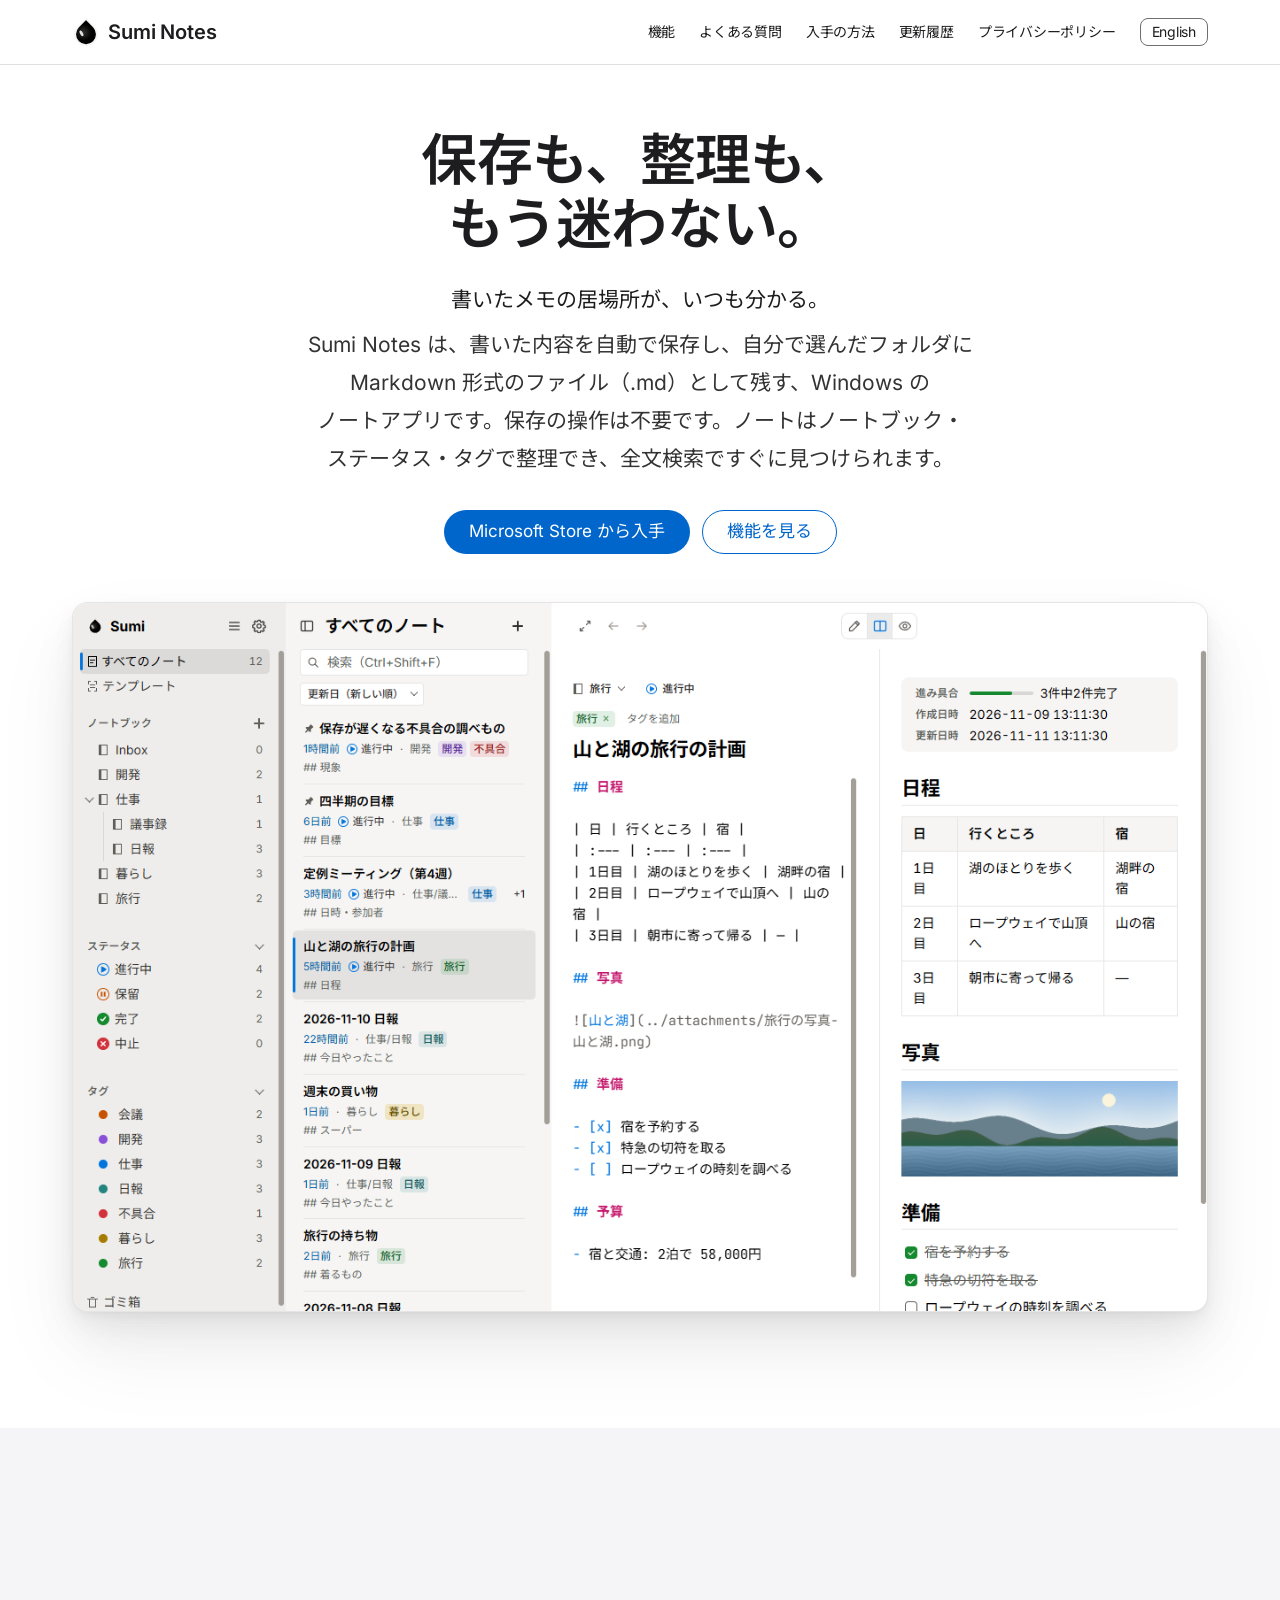
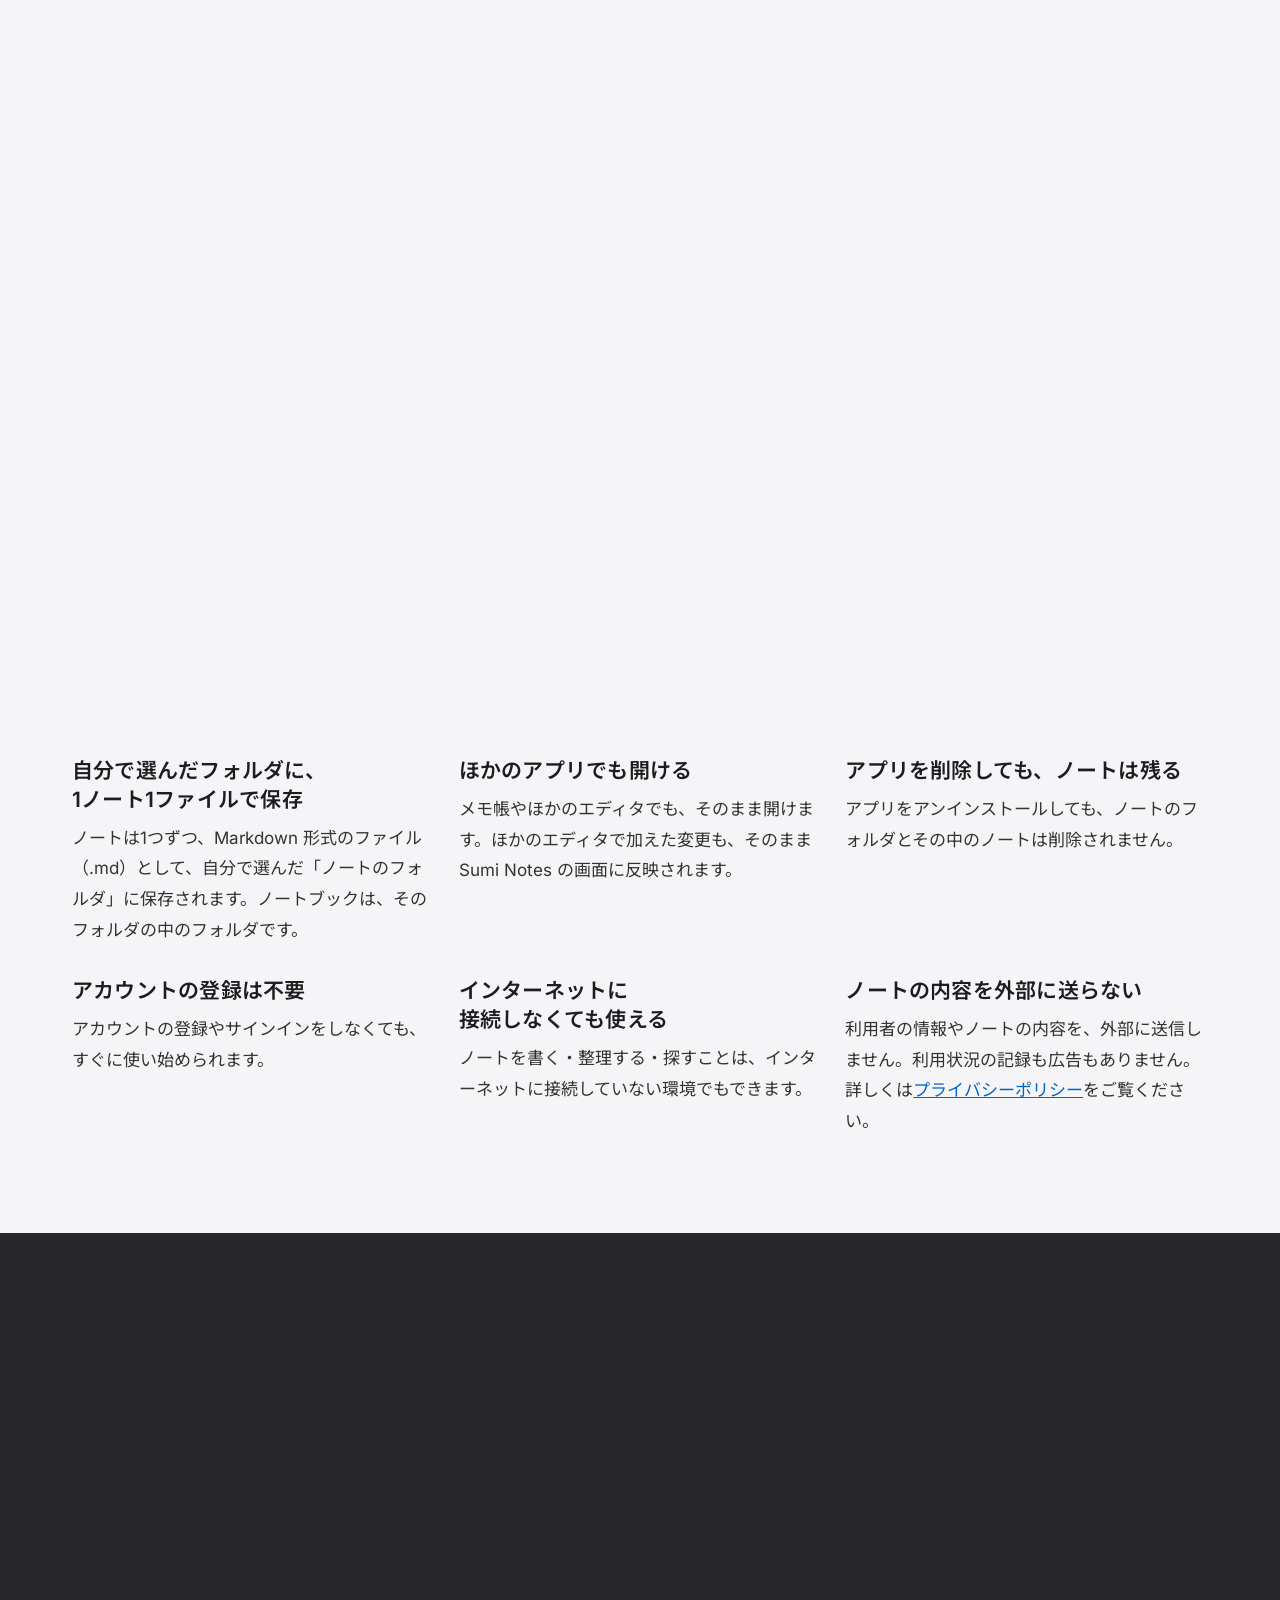
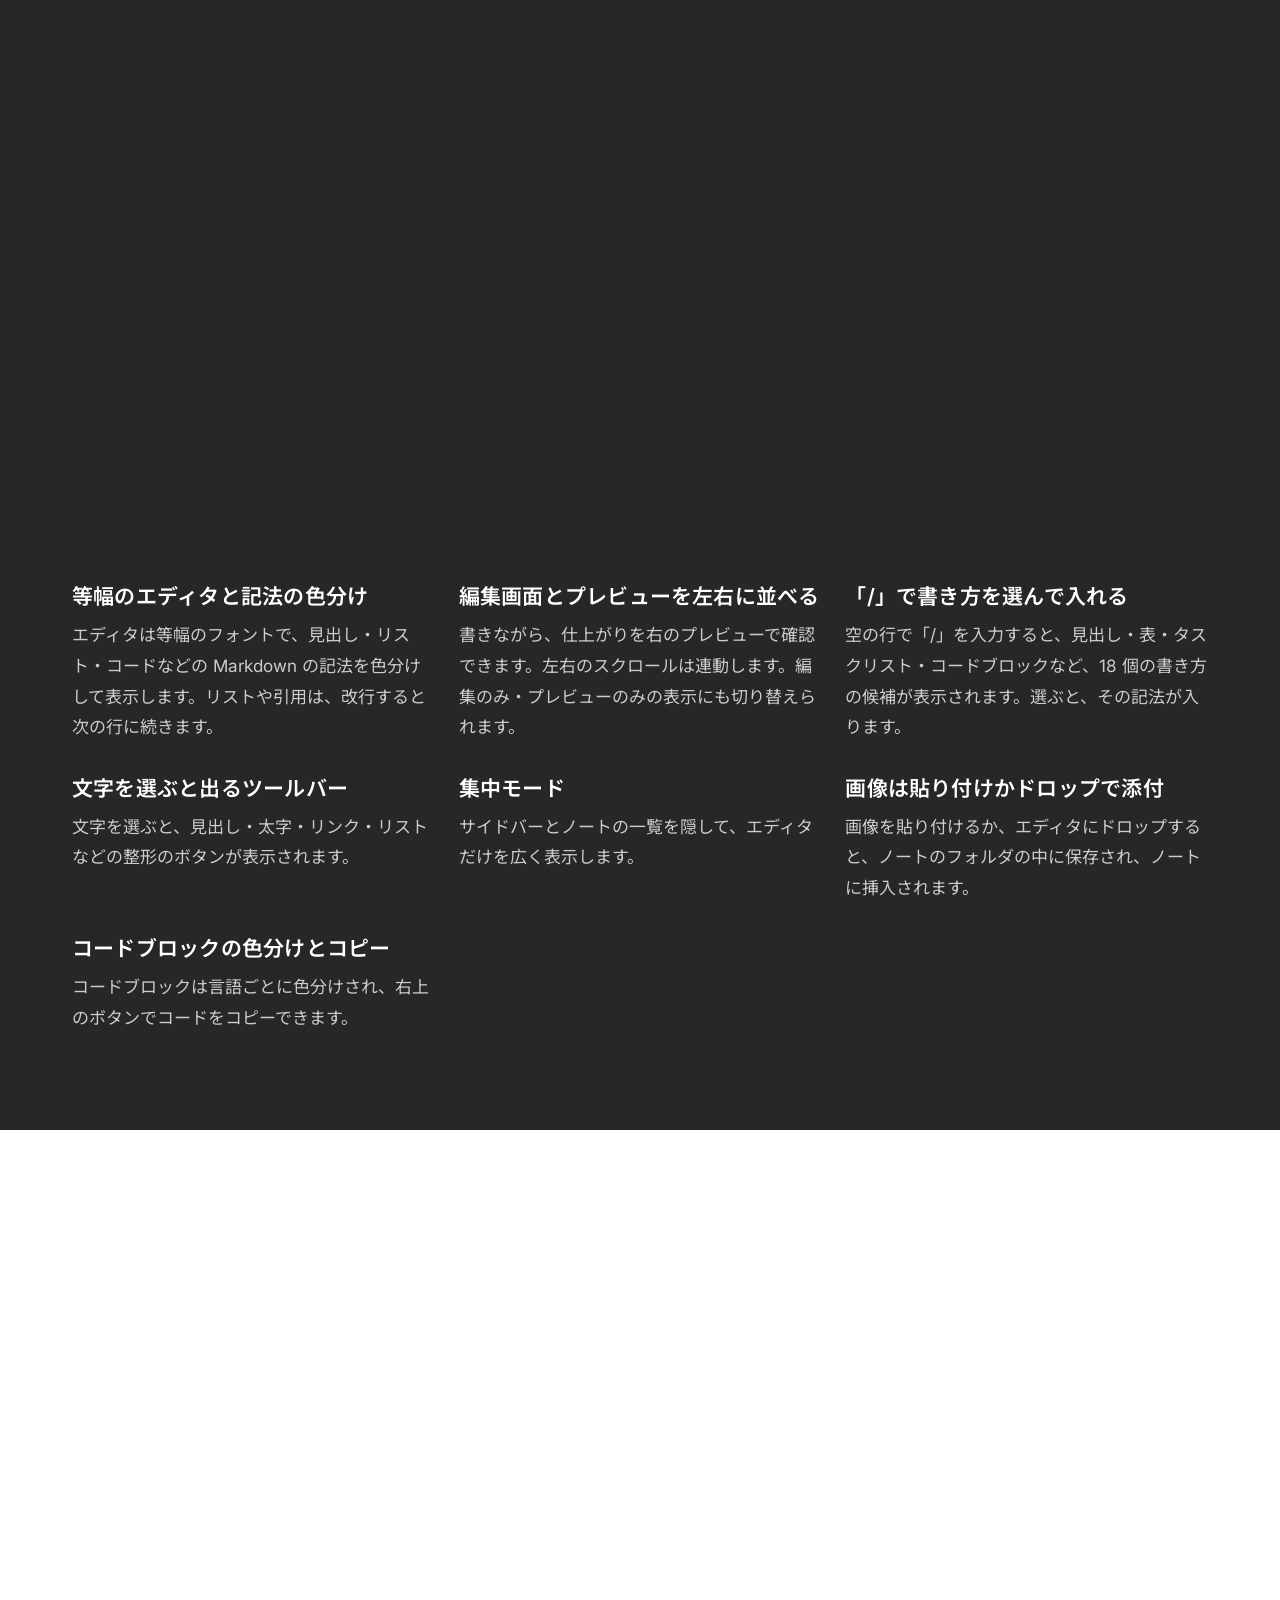
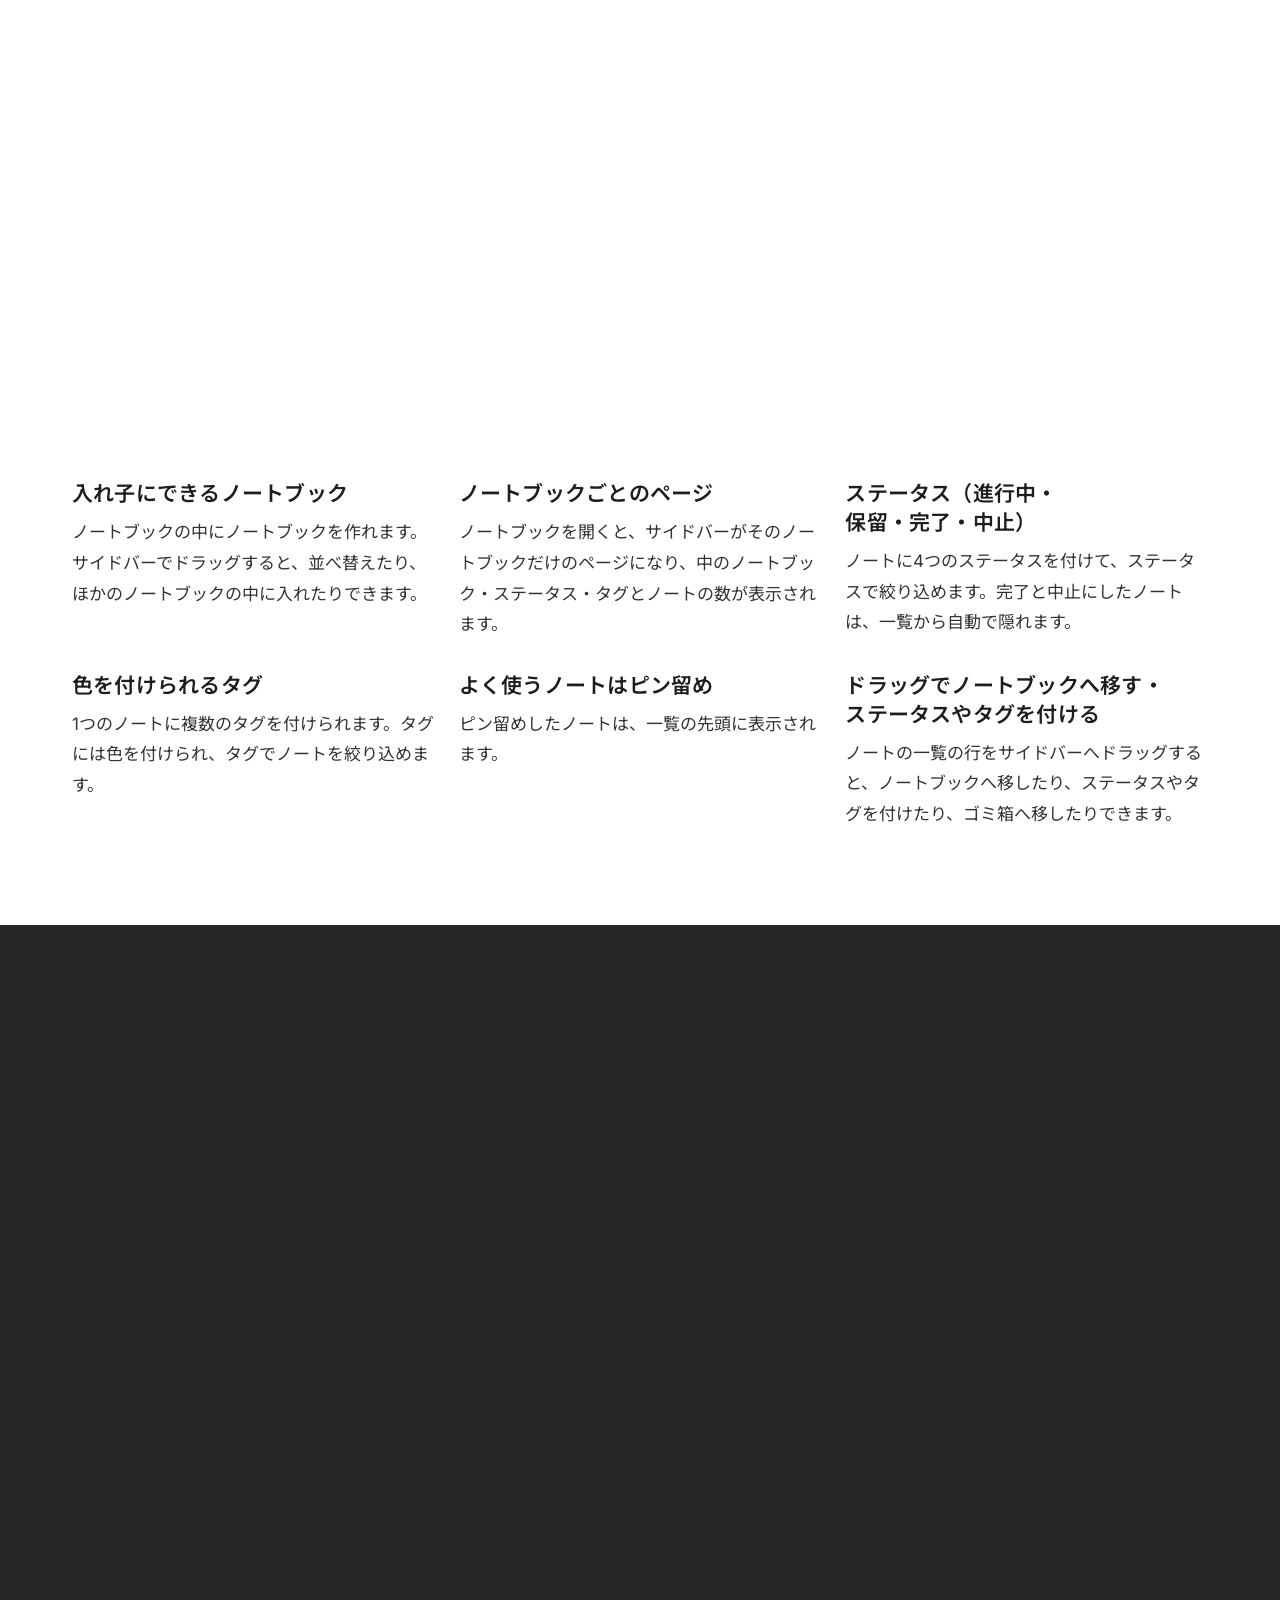
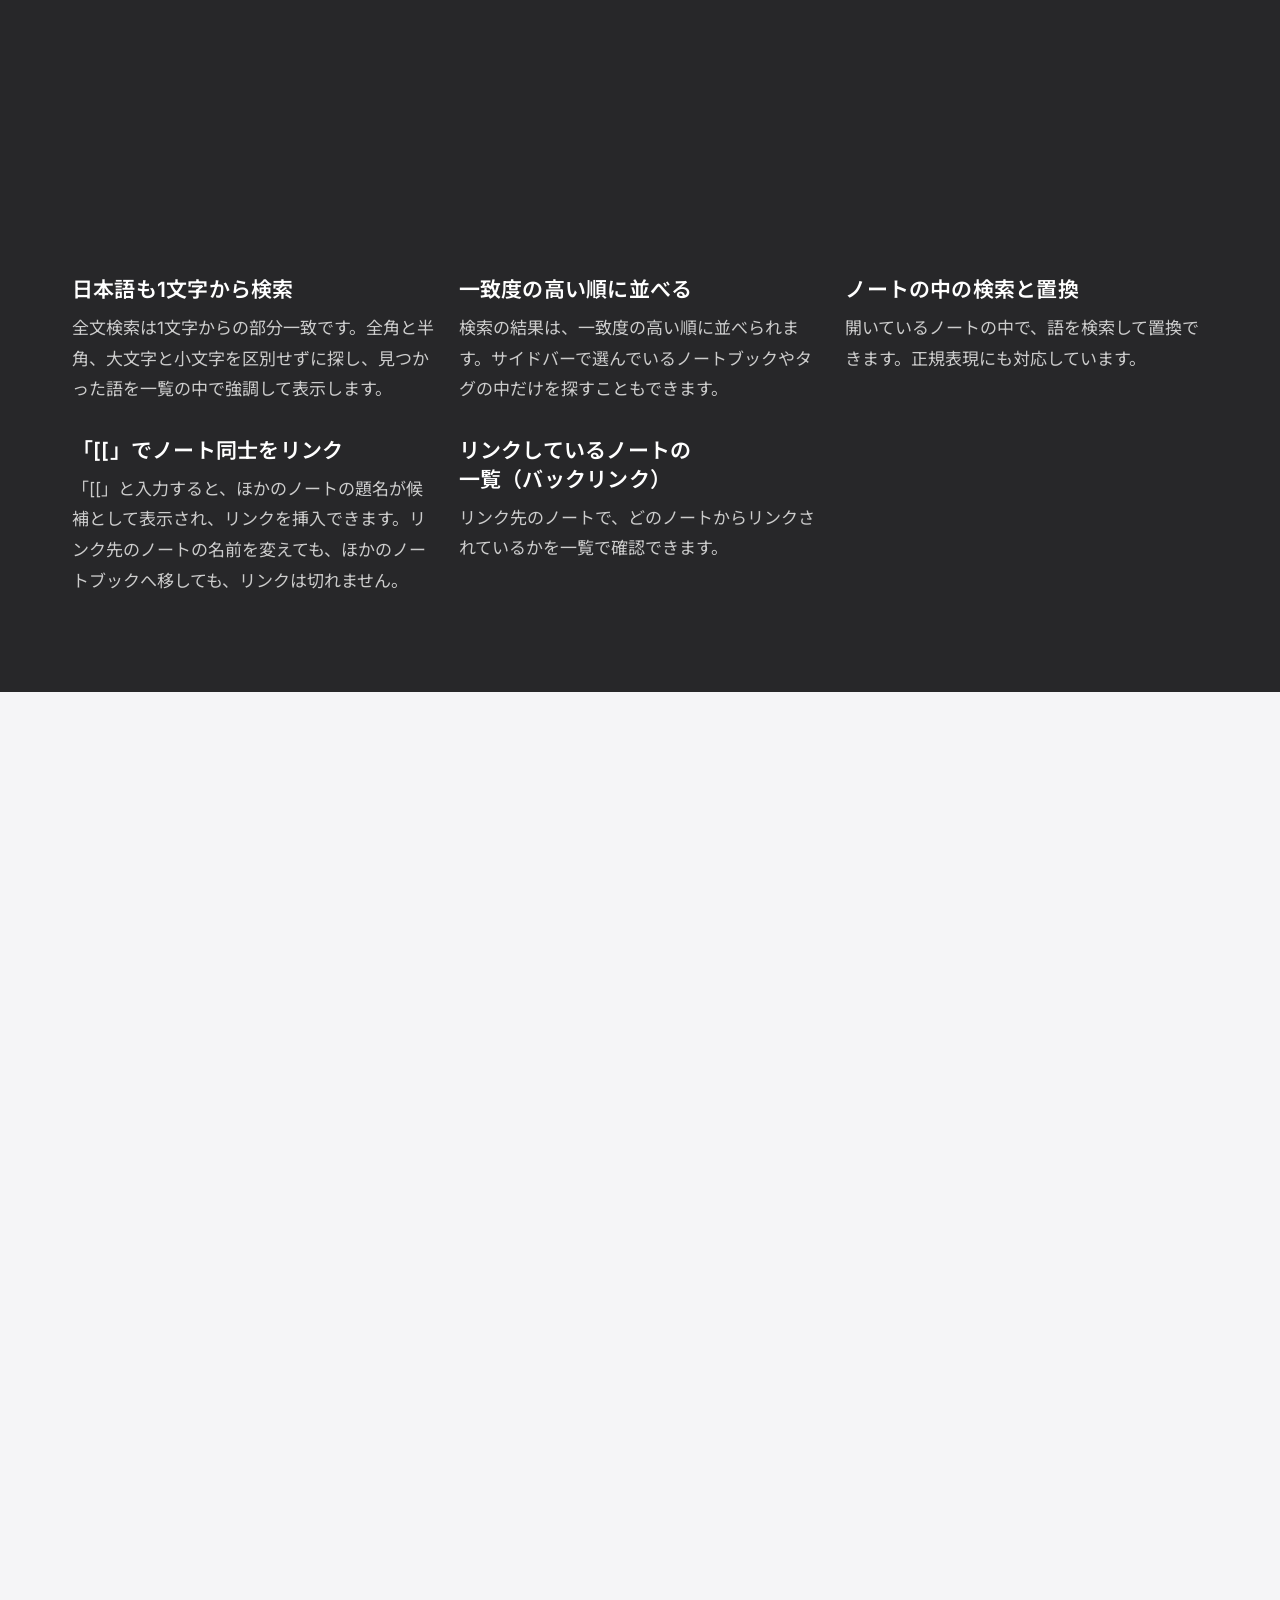
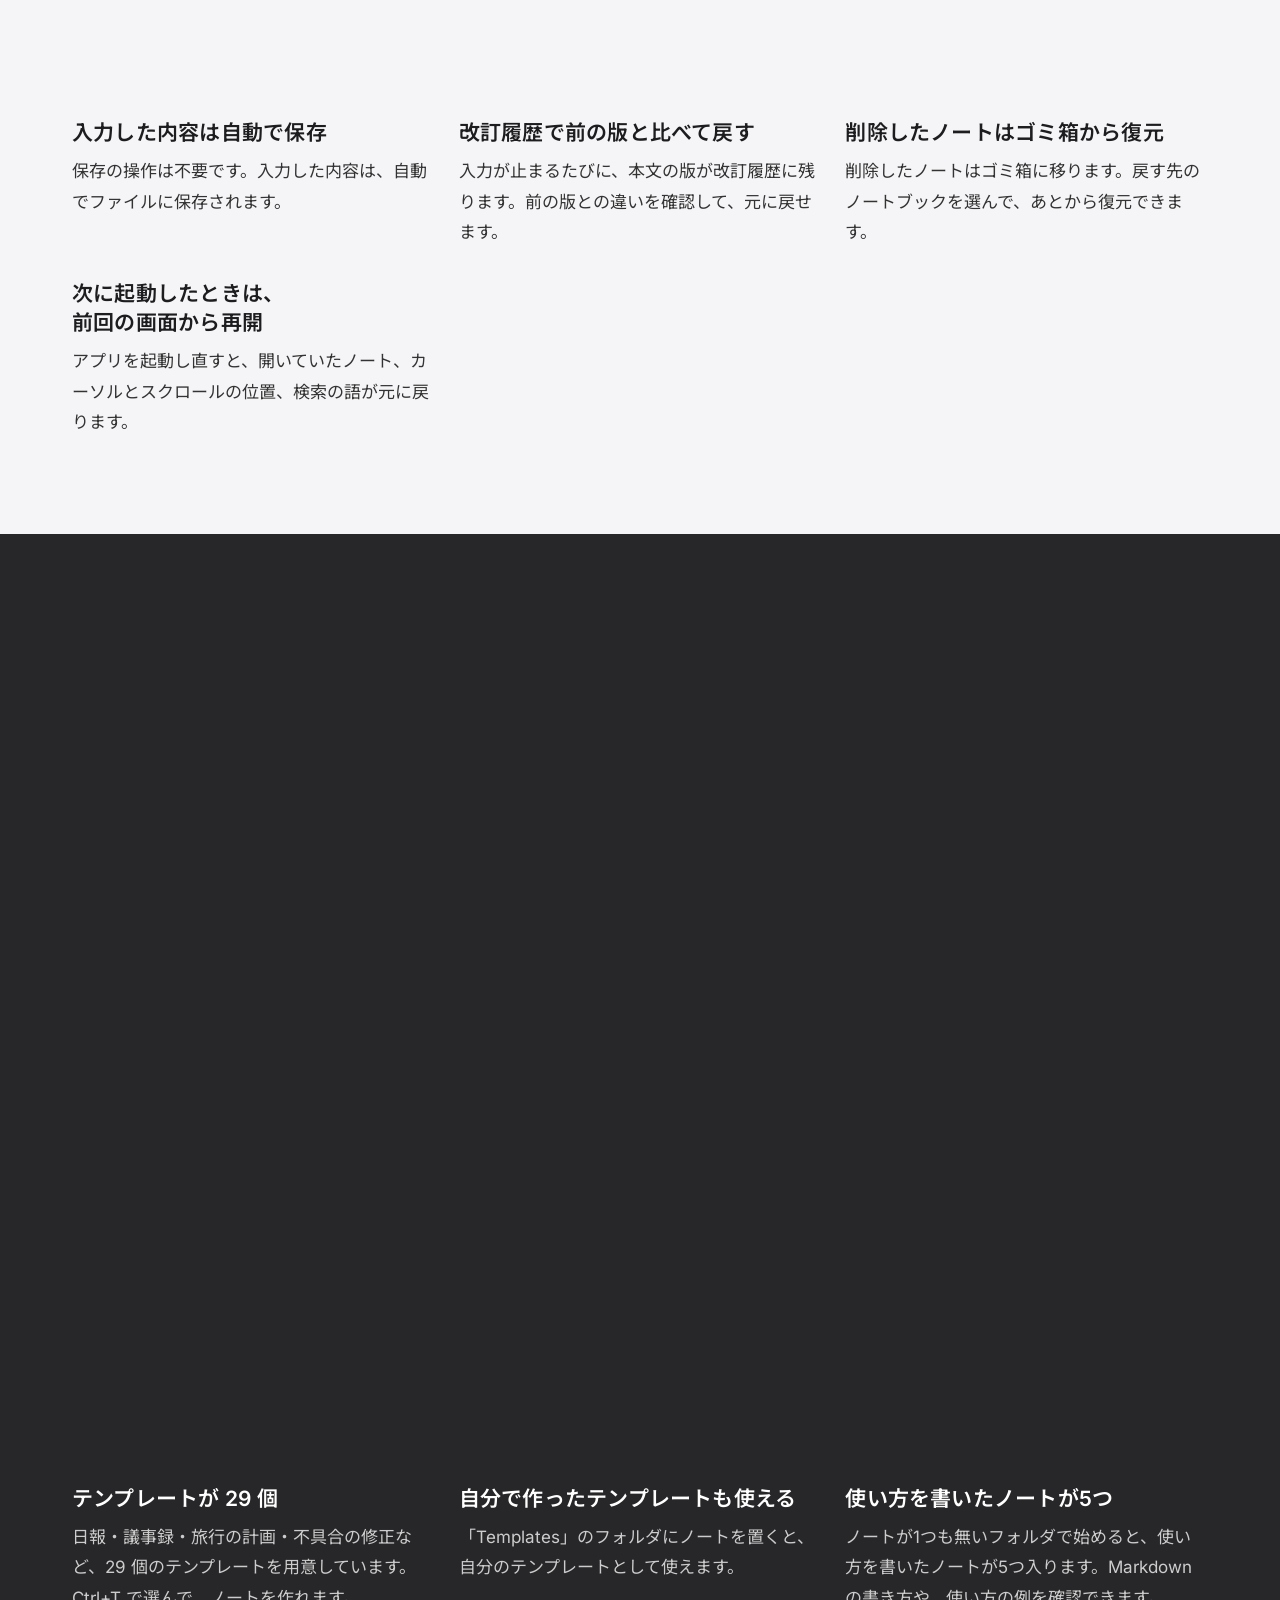
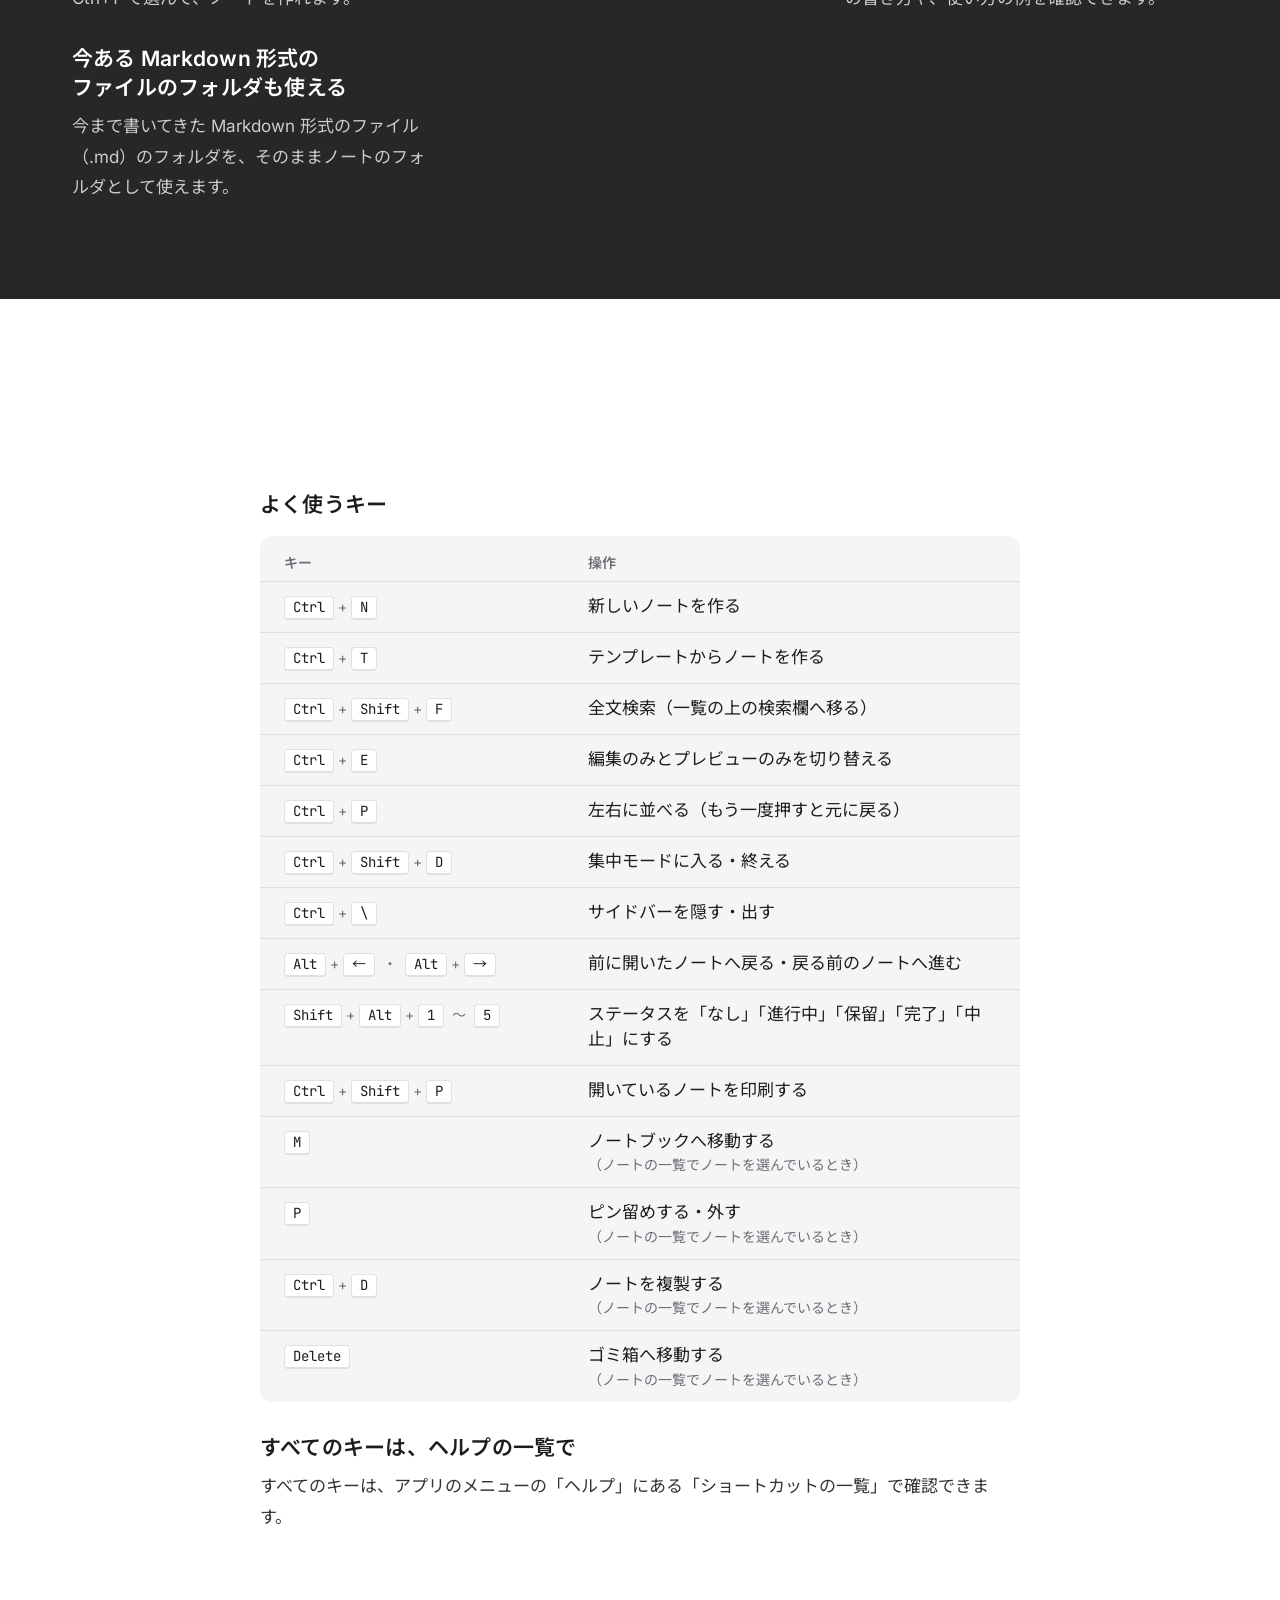
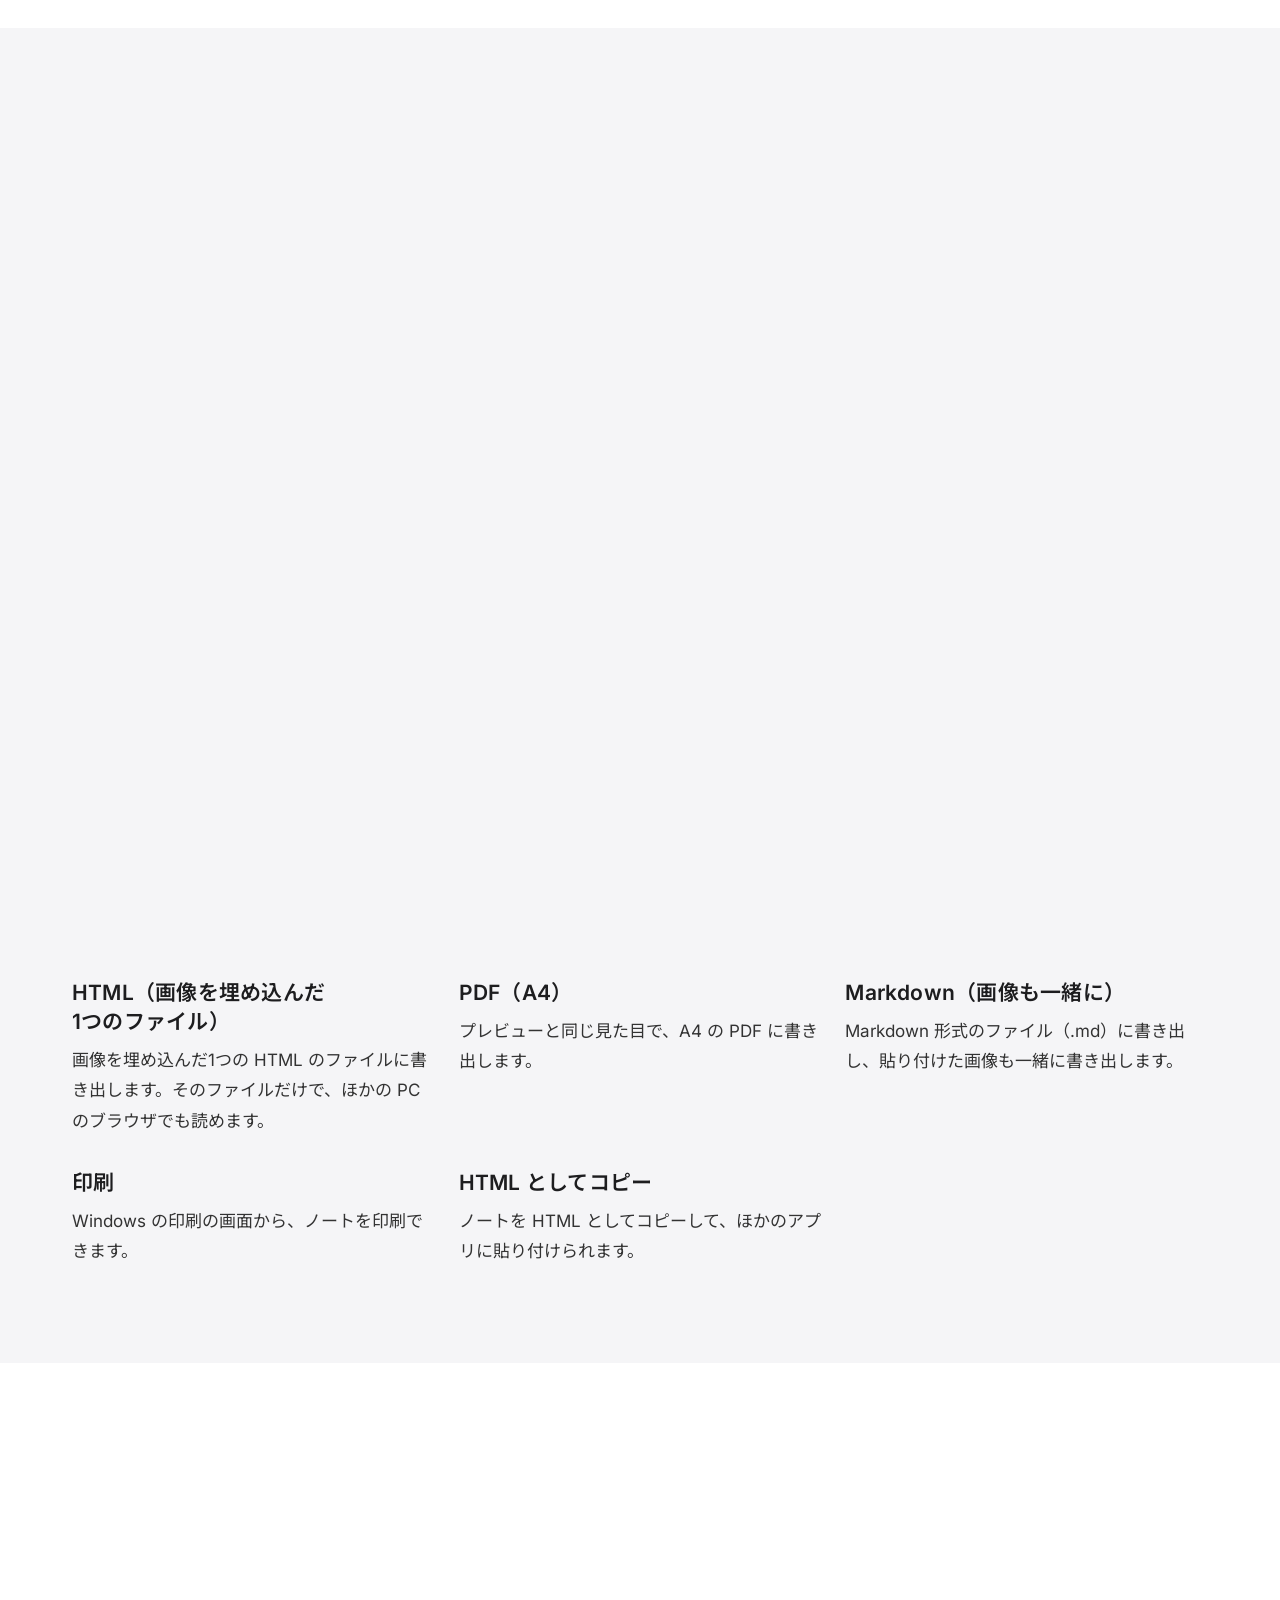
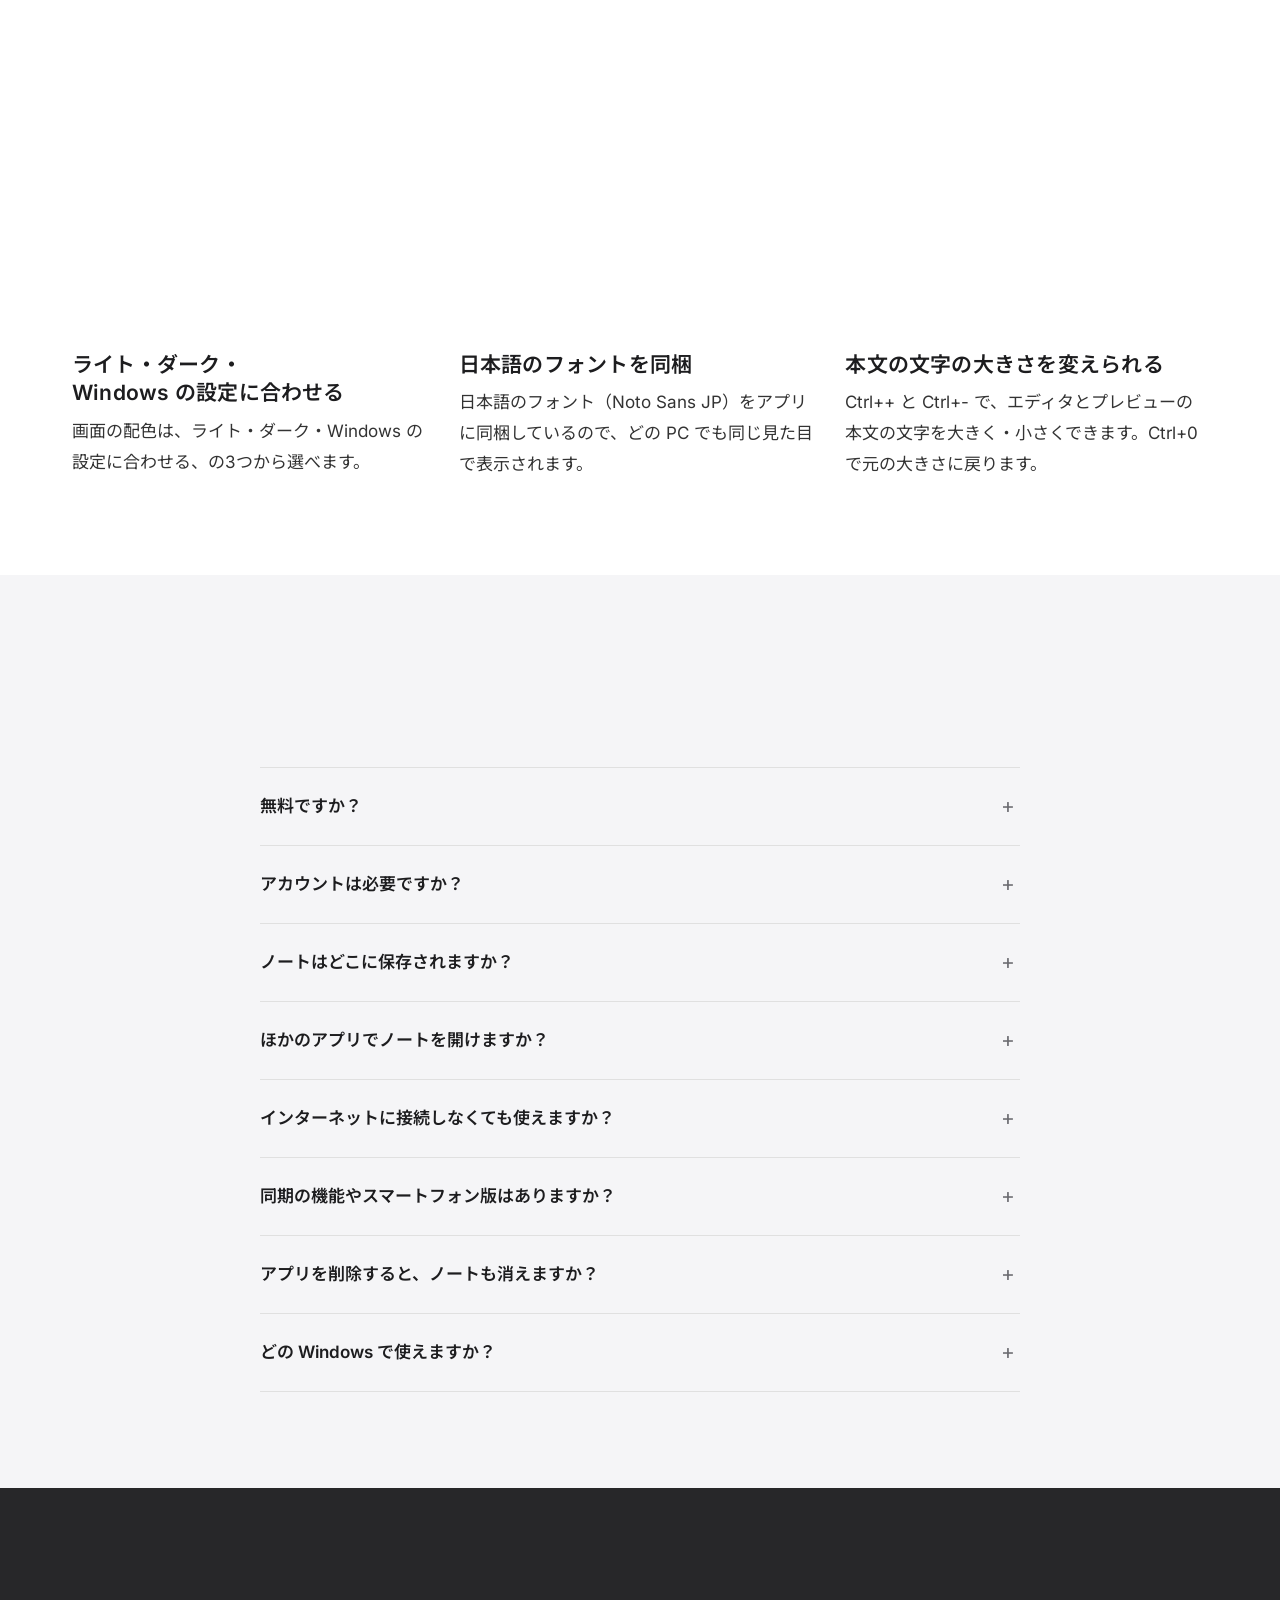
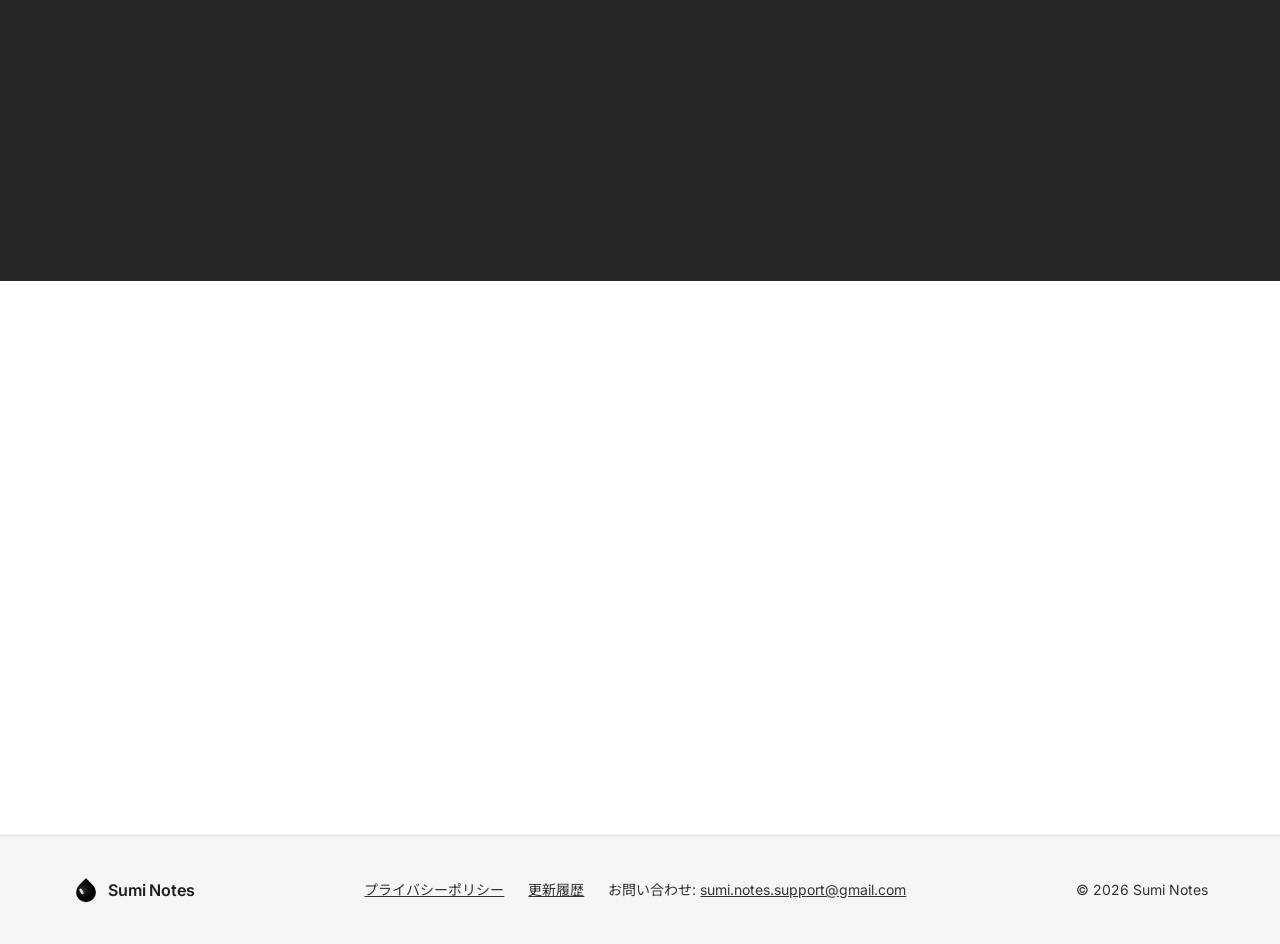
<file: index.html>
<!doctype html>
<html lang="ja">
  <head>
    <meta charset="utf-8" />
    <meta
      http-equiv="Content-Security-Policy"
      content="default-src 'none'; script-src 'self'; style-src 'self'; font-src 'self'; img-src 'self'; base-uri 'none'; form-action 'none'; object-src 'none'"
    />
    <meta name="viewport" content="width=device-width, initial-scale=1" />
    <meta name="referrer" content="no-referrer" />
    <title>Sumi Notes — 保存も、整理も、もう迷わない。</title>
    <meta
      name="description"
      content="書いたメモの居場所が、いつも分かる。Sumi Notes は、書いた内容を自動で保存し、自分で選んだフォルダに Markdown 形式のファイル（.md）として残す、Windows のノートアプリです。"
    />
    <link rel="alternate" hreflang="ja" href="index.html" />
    <link rel="alternate" hreflang="en" href="en/index.html" />
    <link rel="icon" href="images/favicon.svg" type="image/svg+xml" />
    <link rel="stylesheet" href="css/fonts.css" />
    <link rel="stylesheet" href="css/tokens.css" />
    <link rel="stylesheet" href="css/site.css" />
    <script src="js/config.js" defer></script>
    <!-- main.js と nav.js は defer にしない: 表示の前に <html> に .reveal-ready・.nav-ready を付けるため。ページの処理は DOMContentLoaded（config.js の後）で始める -->
    <script src="js/main.js"></script>
    <script src="js/nav.js"></script>
  </head>
  <body>
    <header class="site-header" data-testid="site-header">
      <div class="site-header__inner">
        <a class="brand" href="index.html" data-testid="brand-link">
          <svg class="brand__mark" viewBox="107 47 810 930" aria-hidden="true" focusable="false">
            <defs>
              <radialGradient
                id="brand-ink"
                gradientUnits="userSpaceOnUse"
                cx="422"
                cy="526"
                r="468"
              >
                <stop offset="0" class="brand__stop-ink-soft" />
                <stop offset="0.6" class="brand__stop-ink" />
              </radialGradient>
            </defs>
            <path
              class="brand__rim"
              d="M 512.0 76.9 L 766.6 331.4 A 360 360 0 1 1 257.4 331.4 Z"
              fill="url(#brand-ink)"
              stroke-width="60"
              stroke-linejoin="round"
            />
            <ellipse
              class="brand__light"
              cx="362"
              cy="556"
              rx="48"
              ry="104"
              transform="rotate(-28 362 556)"
              opacity="0.9"
            />
          </svg>
          <span class="brand__name">Sumi Notes</span>
        </a>
        <nav class="site-nav" aria-label="サイトの案内" data-site-nav data-testid="site-nav">
          <button
            class="site-nav__toggle"
            type="button"
            aria-label="メニュー"
            aria-expanded="false"
            aria-controls="site-nav-list"
            data-nav-toggle
            data-testid="nav-toggle"
          >
            <span class="site-nav__toggle-bar" aria-hidden="true"></span>
            <span class="site-nav__toggle-bar" aria-hidden="true"></span>
            <span class="site-nav__toggle-bar" aria-hidden="true"></span>
          </button>
          <ul class="site-nav__list" id="site-nav-list" data-testid="nav-list">
            <li><a class="site-nav__link" href="#features" data-testid="nav-features">機能</a></li>
            <li><a class="site-nav__link" href="#faq" data-testid="nav-faq">よくある質問</a></li>
            <li>
              <a class="site-nav__link" href="#download" data-testid="nav-download">入手の方法</a>
            </li>
            <li>
              <a class="site-nav__link" href="changelog.html" data-testid="nav-changelog"
                >更新履歴</a
              >
            </li>
            <li>
              <a class="site-nav__link" href="privacy.html" data-testid="nav-privacy"
                >プライバシーポリシー</a
              >
            </li>
          </ul>
          <a
            class="site-nav__lang"
            href="en/index.html"
            hreflang="en"
            lang="en"
            data-testid="lang-switch"
            >English</a
          >
        </nav>
      </div>
    </header>

    <main id="main">
      <!-- 1. メイン -->
      <section id="hero" class="hero" aria-labelledby="hero-title" data-testid="hero">
        <div class="hero__inner">
          <div class="hero__text">
            <!-- prettier-ignore -->
            <h1 id="hero-title" class="hero__title" data-reveal="hero-title">保存も、整理も、もう迷わない。</h1>
            <p class="hero__lead" data-reveal="hero-lead">
              <span class="hero__hook">書いたメモの居場所が、いつも分かる。</span
              ><span class="hero__name">Sumi Notes</span>
              は、書いた内容を自動で保存し、自分で選んだフォルダに Markdown
              形式のファイル（.md）として残す、Windows
              のノートアプリです。保存の操作は不要です。ノートはノートブック・ステータス・タグで整理でき、全文検索ですぐに見つけられます。
            </p>
            <div class="hero__actions" data-reveal="hero-actions">
              <a
                class="button button--primary"
                href="#download"
                data-store-link
                data-testid="download-button-hero"
                >Microsoft Store から入手</a
              >
              <a class="button button--secondary" href="#features" data-testid="features-button"
                >機能を見る</a
              >
            </div>
          </div>
          <div class="hero__figure" data-reveal="hero-figure">
            <div class="hero-shot" data-hero-tilt data-testid="hero-shot">
              <img
                class="hero-shot__image"
                src="images/hero.png"
                width="1280"
                height="800"
                alt="Sumi Notes の画面。左から、ノートブック・ステータス・タグの欄、ノートの一覧、旅行の計画のノートが並んでいます。ノートは Markdown の編集画面とプレビューを左右に並べて表示し、プレビューには表・写真・チェックボックスが表示されています。"
                data-testid="hero-image"
                data-picture="hero"
                data-scheme="light"
              />
            </div>
          </div>
          <ul
            class="hero__facts"
            data-reveal="hero-facts"
            aria-label="Sumi Notes について"
            data-testid="hero-facts"
          >
            <li class="chip">Windows 用</li>
            <li class="chip">無料</li>
            <li class="chip chip--wide">Markdown 形式のファイル（.md）で保存</li>
            <li class="chip">オフラインで動作</li>
          </ul>
        </div>
      </section>

      <!-- 2. 手元のファイル（ヘッダーの「機能」の行き先。id は前の「特徴」の #features を引き継ぐ） -->
      <section
        id="features"
        class="section feature-section tone-parchment"
        
        data-section="files"
        data-testid="section-files"
      >
        <div class="section__inner">
          <h2 id="features-title" class="section__title" tabindex="-1" data-reveal="section-title">
            書いたノートは、Markdown 形式のファイルとして手元に残る
          </h2>
          <figure class="feature-section__figure" data-reveal="section-figure">
            <img
              class="feature-section__image feature-section__image--figure"
              src="images/feature-files.png"
              width="880"
              height="640"
              loading="lazy"
              alt="ノートのフォルダの中を表した図。左に「Inbox」「使い方」のフォルダと、「日報」「議事録」「旅行の計画」などのノートが Markdown 形式のファイル（.md）として並び、右に開いた「旅行の計画」のファイルの先頭の、題名・ステータス・タグを書いた行と本文の数行が表示されています。"
              data-testid="feature-image"
              data-picture="files"
              data-scheme="light"
            />
          </figure>
          <ul class="feature-list">
            <li class="feature-item" data-testid="feature-item">
              <h3 class="feature-item__title">自分で選んだフォルダに、1ノート1ファイルで保存</h3>
              <p class="feature-item__text">
                ノートは1つずつ、Markdown
                形式のファイル（.md）として、自分で選んだ「ノートのフォルダ」に保存されます。ノートブックは、そのフォルダの中のフォルダです。
              </p>
            </li>
            <li class="feature-item" data-testid="feature-item">
              <h3 class="feature-item__title">ほかのアプリでも開ける</h3>
              <p class="feature-item__text">
                メモ帳やほかのエディタでも、そのまま開けます。ほかのエディタで加えた変更も、そのまま
                Sumi Notes の画面に反映されます。
              </p>
            </li>
            <li class="feature-item" data-testid="feature-item">
              <h3 class="feature-item__title">アプリを削除しても、ノートは残る</h3>
              <p class="feature-item__text">
                アプリをアンインストールしても、ノートのフォルダとその中のノートは削除されません。
              </p>
            </li>
            <li class="feature-item" data-testid="feature-item">
              <h3 class="feature-item__title">アカウントの登録は不要</h3>
              <p class="feature-item__text">
                アカウントの登録やサインインをしなくても、すぐに使い始められます。
              </p>
            </li>
            <li class="feature-item" data-testid="feature-item">
              <h3 class="feature-item__title">インターネットに接続しなくても使える</h3>
              <p class="feature-item__text">
                ノートを書く・整理する・探すことは、インターネットに接続していない環境でもできます。
              </p>
            </li>
            <li class="feature-item" data-testid="feature-item">
              <h3 class="feature-item__title">ノートの内容を外部に送らない</h3>
              <p class="feature-item__text">
                利用者の情報やノートの内容を、外部に送信しません。利用状況の記録も広告もありません。詳しくは<a
                  href="privacy.html"
                  data-testid="files-privacy-link"
                  >プライバシーポリシー</a
                >をご覧ください。
              </p>
            </li>
          </ul>
        </div>
      </section>

      <!-- 3. 書く -->
      <section
        id="write"
        class="section feature-section tone-dark"
        
        data-section="write"
        data-testid="section-write"
      >
        <div class="section__inner">
          <h2 id="write-title" class="section__title" data-reveal="section-title">
            書くことに、集中できる
          </h2>
          <figure class="feature-section__figure" data-reveal="section-figure">
            <img
              class="feature-section__image"
              src="images/feature-write.png"
              width="1040"
              height="650"
              loading="lazy"
              alt="ダークの配色の Sumi Notes の画面。「検索の索引の設計メモ」のノートを、左に編集画面、右にプレビューを並べて表示しています。編集画面の空の行で「/」を入力したところで、見出しや太字などの書き方の候補が一覧で表示されています。"
              data-testid="feature-image"
              data-picture="write"
              data-scheme="dark"
            />
          </figure>
          <ul class="feature-list">
            <li class="feature-item" data-testid="feature-item">
              <h3 class="feature-item__title">等幅のエディタと記法の色分け</h3>
              <p class="feature-item__text">
                エディタは等幅のフォントで、見出し・リスト・コードなどの Markdown
                の記法を色分けして表示します。リストや引用は、改行すると次の行に続きます。
              </p>
            </li>
            <li class="feature-item" data-testid="feature-item">
              <h3 class="feature-item__title">編集画面とプレビューを左右に並べる</h3>
              <p class="feature-item__text">
                書きながら、仕上がりを右のプレビューで確認できます。左右のスクロールは連動します。編集のみ・プレビューのみの表示にも切り替えられます。
              </p>
            </li>
            <li class="feature-item" data-testid="feature-item">
              <h3 class="feature-item__title">「/」で書き方を選んで入れる</h3>
              <p class="feature-item__text">
                空の行で「/」を入力すると、見出し・表・タスクリスト・コードブロックなど、18
                個の書き方の候補が表示されます。選ぶと、その記法が入ります。
              </p>
            </li>
            <li class="feature-item" data-testid="feature-item">
              <h3 class="feature-item__title">文字を選ぶと出るツールバー</h3>
              <p class="feature-item__text">
                文字を選ぶと、見出し・太字・リンク・リストなどの整形のボタンが表示されます。
              </p>
            </li>
            <li class="feature-item" data-testid="feature-item">
              <h3 class="feature-item__title">集中モード</h3>
              <p class="feature-item__text">
                サイドバーとノートの一覧を隠して、エディタだけを広く表示します。
              </p>
            </li>
            <li class="feature-item" data-testid="feature-item">
              <h3 class="feature-item__title">画像は貼り付けかドロップで添付</h3>
              <p class="feature-item__text">
                画像を貼り付けるか、エディタにドロップすると、ノートのフォルダの中に保存され、ノートに挿入されます。
              </p>
            </li>
            <li class="feature-item" data-testid="feature-item">
              <h3 class="feature-item__title">コードブロックの色分けとコピー</h3>
              <p class="feature-item__text">
                コードブロックは言語ごとに色分けされ、右上のボタンでコードをコピーできます。
              </p>
            </li>
          </ul>
        </div>
      </section>

      <!-- 4. 整理する -->
      <section
        id="organize"
        class="section feature-section tone-white"
        
        data-section="organize"
        data-testid="section-organize"
      >
        <div class="section__inner">
          <h2 id="organize-title" class="section__title" data-reveal="section-title">
            ノートが増えても、迷わない
          </h2>
          <figure class="feature-section__figure" data-reveal="section-figure">
            <img
              class="feature-section__image"
              src="images/feature-organize.png"
              width="1040"
              height="650"
              loading="lazy"
              alt="ライトの配色の Sumi Notes の画面。ノートの一覧の「検索の索引の設計メモ」を、サイドバーのステータス「進行中」へドラッグしているところです。ノートのアイコンと題名を書いた小さなカードがポインタに付いて動き、落とす先の「進行中」に印が付いています。"
              data-testid="feature-image"
              data-picture="organize"
              data-scheme="light"
            />
          </figure>
          <ul class="feature-list">
            <li class="feature-item" data-testid="feature-item">
              <h3 class="feature-item__title">入れ子にできるノートブック</h3>
              <p class="feature-item__text">
                ノートブックの中にノートブックを作れます。サイドバーでドラッグすると、並べ替えたり、ほかのノートブックの中に入れたりできます。
              </p>
            </li>
            <li class="feature-item" data-testid="feature-item">
              <h3 class="feature-item__title">ノートブックごとのページ</h3>
              <p class="feature-item__text">
                ノートブックを開くと、サイドバーがそのノートブックだけのページになり、中のノートブック・ステータス・タグとノートの数が表示されます。
              </p>
            </li>
            <li class="feature-item" data-testid="feature-item">
              <h3 class="feature-item__title">ステータス（進行中・保留・完了・中止）</h3>
              <p class="feature-item__text">
                ノートに4つのステータスを付けて、ステータスで絞り込めます。完了と中止にしたノートは、一覧から自動で隠れます。
              </p>
            </li>
            <li class="feature-item" data-testid="feature-item">
              <h3 class="feature-item__title">色を付けられるタグ</h3>
              <p class="feature-item__text">
                1つのノートに複数のタグを付けられます。タグには色を付けられ、タグでノートを絞り込めます。
              </p>
            </li>
            <li class="feature-item" data-testid="feature-item">
              <h3 class="feature-item__title">よく使うノートはピン留め</h3>
              <p class="feature-item__text">ピン留めしたノートは、一覧の先頭に表示されます。</p>
            </li>
            <li class="feature-item" data-testid="feature-item">
              <h3 class="feature-item__title">
                ドラッグでノートブックへ移す・ステータスやタグを付ける
              </h3>
              <p class="feature-item__text">
                ノートの一覧の行をサイドバーへドラッグすると、ノートブックへ移したり、ステータスやタグを付けたり、ゴミ箱へ移したりできます。
              </p>
            </li>
          </ul>
        </div>
      </section>

      <!-- 5. 探す・つなぐ -->
      <section
        id="search"
        class="section feature-section tone-dark"
        
        data-section="search"
        data-testid="section-search"
      >
        <div class="section__inner">
          <h2 id="search-title" class="section__title" data-reveal="section-title">
            書いたものに、すぐたどり着ける
          </h2>
          <figure class="feature-section__figure" data-reveal="section-figure">
            <img
              class="feature-section__image"
              src="images/feature-search.png"
              width="1040"
              height="650"
              loading="lazy"
              alt="ダークの配色の Sumi Notes の画面。「索引」で検索した結果で、ノートの一覧の題名と本文の抜粋の「索引」の文字が強調され、右に「検索の索引の設計メモ」のプレビューが表示されています。"
              data-testid="feature-image"
              data-picture="search"
              data-scheme="dark"
            />
          </figure>
          <ul class="feature-list">
            <li class="feature-item" data-testid="feature-item">
              <h3 class="feature-item__title">日本語も1文字から検索</h3>
              <p class="feature-item__text">
                全文検索は1文字からの部分一致です。全角と半角、大文字と小文字を区別せずに探し、見つかった語を一覧の中で強調して表示します。
              </p>
            </li>
            <li class="feature-item" data-testid="feature-item">
              <h3 class="feature-item__title">一致度の高い順に並べる</h3>
              <p class="feature-item__text">
                検索の結果は、一致度の高い順に並べられます。サイドバーで選んでいるノートブックやタグの中だけを探すこともできます。
              </p>
            </li>
            <li class="feature-item" data-testid="feature-item">
              <h3 class="feature-item__title">ノートの中の検索と置換</h3>
              <p class="feature-item__text">
                開いているノートの中で、語を検索して置換できます。正規表現にも対応しています。
              </p>
            </li>
            <li class="feature-item" data-testid="feature-item">
              <h3 class="feature-item__title">「[[」でノート同士をリンク</h3>
              <p class="feature-item__text">
                「[[」と入力すると、ほかのノートの題名が候補として表示され、リンクを挿入できます。リンク先のノートの名前を変えても、ほかのノートブックへ移しても、リンクは切れません。
              </p>
            </li>
            <li class="feature-item" data-testid="feature-item">
              <h3 class="feature-item__title">リンクしているノートの一覧（バックリンク）</h3>
              <p class="feature-item__text">
                リンク先のノートで、どのノートからリンクされているかを一覧で確認できます。
              </p>
            </li>
          </ul>
        </div>
      </section>

      <!-- 6. 守る -->
      <section
        id="protect"
        class="section feature-section tone-parchment"
        
        data-section="protect"
        data-testid="section-protect"
      >
        <div class="section__inner">
          <h2 id="protect-title" class="section__title" data-reveal="section-title">
            消しても、書き換えても、元に戻せる
          </h2>
          <figure class="feature-section__figure" data-reveal="section-figure">
            <img
              class="feature-section__image"
              src="images/feature-history.png"
              width="1040"
              height="720"
              loading="lazy"
              alt="ライトの配色の、議事録のノートの改訂履歴の画面。左に版の一覧、右に選んだ版の本文が表示されています。"
              data-testid="feature-image"
              data-picture="protect"
              data-scheme="light"
            />
          </figure>
          <ul class="feature-list">
            <li class="feature-item" data-testid="feature-item">
              <h3 class="feature-item__title">入力した内容は自動で保存</h3>
              <p class="feature-item__text">
                保存の操作は不要です。入力した内容は、自動でファイルに保存されます。
              </p>
            </li>
            <li class="feature-item" data-testid="feature-item">
              <h3 class="feature-item__title">改訂履歴で前の版と比べて戻す</h3>
              <p class="feature-item__text">
                入力が止まるたびに、本文の版が改訂履歴に残ります。前の版との違いを確認して、元に戻せます。
              </p>
            </li>
            <li class="feature-item" data-testid="feature-item">
              <h3 class="feature-item__title">削除したノートはゴミ箱から復元</h3>
              <p class="feature-item__text">
                削除したノートはゴミ箱に移ります。戻す先のノートブックを選んで、あとから復元できます。
              </p>
            </li>
            <li class="feature-item" data-testid="feature-item">
              <h3 class="feature-item__title">次に起動したときは、前回の画面から再開</h3>
              <p class="feature-item__text">
                アプリを起動し直すと、開いていたノート、カーソルとスクロールの位置、検索の語が元に戻ります。
              </p>
            </li>
          </ul>
        </div>
      </section>

      <!-- 7. すぐ始められる -->
      <section
        id="start"
        class="section feature-section tone-dark"
        
        data-section="start"
        data-testid="section-start"
      >
        <div class="section__inner">
          <h2 id="start-title" class="section__title" data-reveal="section-title">
            今日から、すぐに書き始められる
          </h2>
          <figure class="feature-section__figure" data-reveal="section-figure">
            <img
              class="feature-section__image"
              src="images/feature-templates.png"
              width="1040"
              height="650"
              loading="lazy"
              alt="ダークの配色の、テンプレートを選ぶ画面。左に分類ごとのテンプレートの名前の一覧、右に選んだ「日報」の内容の見本が表示されています。"
              data-testid="feature-image"
              data-picture="start"
              data-scheme="dark"
            />
          </figure>
          <ul class="feature-list">
            <li class="feature-item" data-testid="feature-item">
              <h3 class="feature-item__title">テンプレートが 29 個</h3>
              <p class="feature-item__text">
                日報・議事録・旅行の計画・不具合の修正など、29
                個のテンプレートを用意しています。Ctrl+T で選んで、ノートを作れます。
              </p>
            </li>
            <li class="feature-item" data-testid="feature-item">
              <h3 class="feature-item__title">自分で作ったテンプレートも使える</h3>
              <p class="feature-item__text">
                「Templates」のフォルダにノートを置くと、自分のテンプレートとして使えます。
              </p>
            </li>
            <li class="feature-item" data-testid="feature-item">
              <h3 class="feature-item__title">使い方を書いたノートが5つ</h3>
              <p class="feature-item__text">
                ノートが1つも無いフォルダで始めると、使い方を書いたノートが5つ入ります。Markdown
                の書き方や、使い方の例を確認できます。
              </p>
            </li>
            <li class="feature-item" data-testid="feature-item">
              <h3 class="feature-item__title">今ある Markdown 形式のファイルのフォルダも使える</h3>
              <p class="feature-item__text">
                今まで書いてきた Markdown
                形式のファイル（.md）のフォルダを、そのままノートのフォルダとして使えます。
              </p>
            </li>
          </ul>
        </div>
      </section>

      <!-- 8. キーボード（写真なし。表だけ） -->
      <section
        id="keyboard"
        class="section feature-section tone-white"
        
        data-section="keyboard"
        data-testid="section-keyboard"
      >
        <div class="section__inner">
          <h2 id="keyboard-title" class="section__title" data-reveal="section-title">
            キーボードだけで、手早く操作できる
          </h2>
          <ul class="feature-list feature-list--single">
            <li class="feature-item" data-testid="feature-item">
              <h3 class="feature-item__title">よく使うキー</h3>
              <div class="keys-table__scroll">
                <table class="keys-table" data-testid="keyboard-table">
                  <thead>
                    <tr>
                      <th scope="col" class="keys-table__head">キー</th>
                      <th scope="col" class="keys-table__head">操作</th>
                    </tr>
                  </thead>
                  <tbody>
                    <tr data-testid="keyboard-row" data-shortcut-id="new-note">
                      <td class="keys-table__keys">
                        <span class="keys-table__combo"
                          ><kbd class="kbd">Ctrl</kbd><span class="kbd-plus">+</span
                          ><kbd class="kbd">N</kbd></span
                        >
                      </td>
                      <td class="keys-table__action">新しいノートを作る</td>
                    </tr>
                    <tr data-testid="keyboard-row" data-shortcut-id="new-from-template">
                      <td class="keys-table__keys">
                        <span class="keys-table__combo"
                          ><kbd class="kbd">Ctrl</kbd><span class="kbd-plus">+</span
                          ><kbd class="kbd">T</kbd></span
                        >
                      </td>
                      <td class="keys-table__action">テンプレートからノートを作る</td>
                    </tr>
                    <tr data-testid="keyboard-row" data-shortcut-id="note-search">
                      <td class="keys-table__keys">
                        <span class="keys-table__combo"
                          ><kbd class="kbd">Ctrl</kbd><span class="kbd-plus">+</span
                          ><kbd class="kbd">Shift</kbd><span class="kbd-plus">+</span
                          ><kbd class="kbd">F</kbd></span
                        >
                      </td>
                      <td class="keys-table__action">全文検索（一覧の上の検索欄へ移る）</td>
                    </tr>
                    <tr data-testid="keyboard-row" data-shortcut-id="toggle-edit-preview">
                      <td class="keys-table__keys">
                        <span class="keys-table__combo"
                          ><kbd class="kbd">Ctrl</kbd><span class="kbd-plus">+</span
                          ><kbd class="kbd">E</kbd></span
                        >
                      </td>
                      <td class="keys-table__action">編集のみとプレビューのみを切り替える</td>
                    </tr>
                    <tr data-testid="keyboard-row" data-shortcut-id="toggle-side-by-side">
                      <td class="keys-table__keys">
                        <span class="keys-table__combo"
                          ><kbd class="kbd">Ctrl</kbd><span class="kbd-plus">+</span
                          ><kbd class="kbd">P</kbd></span
                        >
                      </td>
                      <td class="keys-table__action">左右に並べる（もう一度押すと元に戻る）</td>
                    </tr>
                    <tr data-testid="keyboard-row" data-shortcut-id="toggle-focus-mode">
                      <td class="keys-table__keys">
                        <span class="keys-table__combo"
                          ><kbd class="kbd">Ctrl</kbd><span class="kbd-plus">+</span
                          ><kbd class="kbd">Shift</kbd><span class="kbd-plus">+</span
                          ><kbd class="kbd">D</kbd></span
                        >
                      </td>
                      <td class="keys-table__action">集中モードに入る・終える</td>
                    </tr>
                    <tr data-testid="keyboard-row" data-shortcut-id="toggle-sidebar">
                      <td class="keys-table__keys">
                        <span class="keys-table__combo"
                          ><kbd class="kbd">Ctrl</kbd><span class="kbd-plus">+</span
                          ><kbd class="kbd">\</kbd></span
                        >
                      </td>
                      <td class="keys-table__action">サイドバーを隠す・出す</td>
                    </tr>
                    <tr data-testid="keyboard-row" data-shortcut-id="back forward">
                      <td class="keys-table__keys">
                        <span class="keys-table__combo"
                          ><kbd class="kbd">Alt</kbd><span class="kbd-plus">+</span
                          ><kbd class="kbd">←</kbd></span
                        ><span class="kbd-sep">・</span
                        ><span class="keys-table__combo"
                          ><kbd class="kbd">Alt</kbd><span class="kbd-plus">+</span
                          ><kbd class="kbd">→</kbd></span
                        >
                      </td>
                      <td class="keys-table__action">
                        前に開いたノートへ戻る・戻る前のノートへ進む
                      </td>
                    </tr>
                    <tr
                      data-testid="keyboard-row"
                      data-shortcut-id="status-none status-active status-on-hold status-completed status-dropped"
                    >
                      <td class="keys-table__keys">
                        <span class="keys-table__combo"
                          ><kbd class="kbd">Shift</kbd><span class="kbd-plus">+</span
                          ><kbd class="kbd">Alt</kbd><span class="kbd-plus">+</span
                          ><kbd class="kbd">1</kbd><span class="kbd-sep">〜</span
                          ><kbd class="kbd">5</kbd></span
                        >
                      </td>
                      <td class="keys-table__action">
                        ステータスを「なし」「進行中」「保留」「完了」「中止」にする
                      </td>
                    </tr>
                    <tr data-testid="keyboard-row" data-shortcut-id="print-note">
                      <td class="keys-table__keys">
                        <span class="keys-table__combo"
                          ><kbd class="kbd">Ctrl</kbd><span class="kbd-plus">+</span
                          ><kbd class="kbd">Shift</kbd><span class="kbd-plus">+</span
                          ><kbd class="kbd">P</kbd></span
                        >
                      </td>
                      <td class="keys-table__action">開いているノートを印刷する</td>
                    </tr>
                    <tr
                      data-testid="keyboard-row"
                      data-shortcut-id="move-note"
                      data-context="note-list"
                    >
                      <td class="keys-table__keys">
                        <span class="keys-table__combo"><kbd class="kbd">M</kbd></span>
                      </td>
                      <td class="keys-table__action">
                        ノートブックへ移動する<span class="keys-table__context"
                          >（ノートの一覧でノートを選んでいるとき）</span
                        >
                      </td>
                    </tr>
                    <tr
                      data-testid="keyboard-row"
                      data-shortcut-id="pin-note"
                      data-context="note-list"
                    >
                      <td class="keys-table__keys">
                        <span class="keys-table__combo"><kbd class="kbd">P</kbd></span>
                      </td>
                      <td class="keys-table__action">
                        ピン留めする・外す<span class="keys-table__context"
                          >（ノートの一覧でノートを選んでいるとき）</span
                        >
                      </td>
                    </tr>
                    <tr
                      data-testid="keyboard-row"
                      data-shortcut-id="duplicate-note"
                      data-context="note-list"
                    >
                      <td class="keys-table__keys">
                        <span class="keys-table__combo"
                          ><kbd class="kbd">Ctrl</kbd><span class="kbd-plus">+</span
                          ><kbd class="kbd">D</kbd></span
                        >
                      </td>
                      <td class="keys-table__action">
                        ノートを複製する<span class="keys-table__context"
                          >（ノートの一覧でノートを選んでいるとき）</span
                        >
                      </td>
                    </tr>
                    <tr
                      data-testid="keyboard-row"
                      data-shortcut-id="trash-note"
                      data-context="note-list"
                    >
                      <td class="keys-table__keys">
                        <span class="keys-table__combo"><kbd class="kbd">Delete</kbd></span>
                      </td>
                      <td class="keys-table__action">
                        ゴミ箱へ移動する<span class="keys-table__context"
                          >（ノートの一覧でノートを選んでいるとき）</span
                        >
                      </td>
                    </tr>
                  </tbody>
                </table>
              </div>
            </li>
            <li class="feature-item" data-testid="feature-item">
              <h3 class="feature-item__title">すべてのキーは、ヘルプの一覧で</h3>
              <p class="feature-item__text" data-testid="keyboard-help">
                すべてのキーは、アプリのメニューの「ヘルプ」にある「ショートカットの一覧」で確認できます。
              </p>
            </li>
          </ul>
        </div>
      </section>

      <!-- 9. 書き出す -->
      <section
        id="export"
        class="section feature-section tone-parchment"
        
        data-section="export"
        data-testid="section-export"
      >
        <div class="section__inner">
          <h2 id="export-title" class="section__title" data-reveal="section-title">
            書いたノートを、ほかの形でも渡せる
          </h2>
          <figure class="feature-section__figure" data-reveal="section-figure">
            <img
              class="feature-section__image"
              src="images/feature-export.png"
              width="1040"
              height="650"
              loading="lazy"
              alt="「山と湖の旅行の計画」のノートを HTML のファイルに書き出して表示したところ。題名の下に、日程の表と、ファイルに埋め込まれた山と湖の写真が表示されています。"
              data-testid="feature-image"
              data-picture="export"
              data-scheme="light"
            />
          </figure>
          <ul class="feature-list">
            <li class="feature-item" data-testid="feature-item">
              <h3 class="feature-item__title">HTML（画像を埋め込んだ1つのファイル）</h3>
              <p class="feature-item__text">
                画像を埋め込んだ1つの HTML のファイルに書き出します。そのファイルだけで、ほかの PC
                のブラウザでも読めます。
              </p>
            </li>
            <li class="feature-item" data-testid="feature-item">
              <h3 class="feature-item__title">PDF（A4）</h3>
              <p class="feature-item__text">プレビューと同じ見た目で、A4 の PDF に書き出します。</p>
            </li>
            <li class="feature-item" data-testid="feature-item">
              <h3 class="feature-item__title">Markdown（画像も一緒に）</h3>
              <p class="feature-item__text">
                Markdown 形式のファイル（.md）に書き出し、貼り付けた画像も一緒に書き出します。
              </p>
            </li>
            <li class="feature-item" data-testid="feature-item">
              <h3 class="feature-item__title">印刷</h3>
              <p class="feature-item__text">Windows の印刷の画面から、ノートを印刷できます。</p>
            </li>
            <li class="feature-item" data-testid="feature-item">
              <h3 class="feature-item__title">HTML としてコピー</h3>
              <p class="feature-item__text">
                ノートを HTML としてコピーして、ほかのアプリに貼り付けられます。
              </p>
            </li>
          </ul>
        </div>
      </section>

      <!-- 10. 見た目 -->
      <section
        id="appearance"
        class="section feature-section tone-white"
        
        data-section="appearance"
        data-testid="section-appearance"
      >
        <div class="section__inner">
          <h2 id="appearance-title" class="section__title" data-reveal="section-title">
            明るい画面でも、暗い画面でも
          </h2>
          <figure class="feature-section__figure" data-reveal="section-figure">
            <img
              class="feature-section__image feature-section__image--pair"
              src="images/feature-appearance.png"
              width="1960"
              height="600"
              loading="lazy"
              alt="同じ画面を2つ並べた写真。左はライトの配色、右はダークの配色で、どちらも「保存が遅くなる不具合の調べもの」のノートを、編集画面とプレビューを左右に並べて表示しています。"
              data-testid="feature-image"
              data-picture="appearance"
              data-scheme="light dark"
            />
          </figure>
          <ul class="feature-list">
            <li class="feature-item" data-testid="feature-item">
              <h3 class="feature-item__title">ライト・ダーク・Windows の設定に合わせる</h3>
              <p class="feature-item__text">
                画面の配色は、ライト・ダーク・Windows の設定に合わせる、の3つから選べます。
              </p>
            </li>
            <li class="feature-item" data-testid="feature-item">
              <h3 class="feature-item__title">日本語のフォントを同梱</h3>
              <p class="feature-item__text">
                日本語のフォント（Noto Sans JP）をアプリに同梱しているので、どの PC
                でも同じ見た目で表示されます。
              </p>
            </li>
            <li class="feature-item" data-testid="feature-item">
              <h3 class="feature-item__title">本文の文字の大きさを変えられる</h3>
              <p class="feature-item__text">
                Ctrl++ と Ctrl+-
                で、エディタとプレビューの本文の文字を大きく・小さくできます。Ctrl+0
                で元の大きさに戻ります。
              </p>
            </li>
          </ul>
        </div>
      </section>

      <!-- 11. よくある質問（問いを押すと答えが開く。閉じていてもページの中の検索で答えが見つかる） -->
      <section id="faq" class="section faq tone-parchment"  data-testid="faq">
        <div class="section__inner">
          <h2 id="faq-title" class="section__title" tabindex="-1" data-reveal="section-title">
            よくある質問
          </h2>
          <div class="faq__list" data-testid="faq-list">
            <details class="faq__item" data-testid="faq-item" data-faq="price">
              <summary class="faq__question" data-testid="faq-question">
                <h3 class="faq__question-text">無料ですか？</h3>
              </summary>
              <div class="faq__answer" data-testid="faq-answer">
                <p>はい、無料です。広告も表示しません。</p>
              </div>
            </details>
            <details class="faq__item" data-testid="faq-item" data-faq="account">
              <summary class="faq__question" data-testid="faq-question">
                <h3 class="faq__question-text">アカウントは必要ですか？</h3>
              </summary>
              <div class="faq__answer" data-testid="faq-answer">
                <p>いいえ、不要です。アカウントの登録やサインインをせずに使えます。</p>
              </div>
            </details>
            <details class="faq__item" data-testid="faq-item" data-faq="where">
              <summary class="faq__question" data-testid="faq-question">
                <h3 class="faq__question-text">ノートはどこに保存されますか？</h3>
              </summary>
              <div class="faq__answer" data-testid="faq-answer">
                <p>
                  自分で選んだ「ノートのフォルダ」に、Markdown
                  形式のファイル（.md）として保存されます。配色などの設定、検索の索引、改訂履歴は、その
                  PC の中のアプリ用の領域に保存されます。
                </p>
              </div>
            </details>
            <details class="faq__item" data-testid="faq-item" data-faq="other-apps">
              <summary class="faq__question" data-testid="faq-question">
                <h3 class="faq__question-text">ほかのアプリでノートを開けますか？</h3>
              </summary>
              <div class="faq__answer" data-testid="faq-answer">
                <p>はい、開けます。ほかのアプリで加えた変更も、Sumi Notes の画面に反映されます。</p>
              </div>
            </details>
            <details class="faq__item" data-testid="faq-item" data-faq="offline">
              <summary class="faq__question" data-testid="faq-question">
                <h3 class="faq__question-text">インターネットに接続しなくても使えますか？</h3>
              </summary>
              <div class="faq__answer" data-testid="faq-answer">
                <p>
                  はい、使えます。Sumi Notes
                  がインターネットに接続するのは、ノートに書いた外部の画像を表示するときと、ノートの中のリンクを押してブラウザで開くときだけです。
                </p>
              </div>
            </details>
            <details class="faq__item" data-testid="faq-item" data-faq="sync">
              <summary class="faq__question" data-testid="faq-question">
                <h3 class="faq__question-text">同期の機能やスマートフォン版はありますか？</h3>
              </summary>
              <div class="faq__answer" data-testid="faq-answer">
                <p>
                  同期の機能とスマートフォン版はありません。ノートのフォルダを、OneDrive
                  などの同期サービスのフォルダの中に置くこともできます。そのときのファイルの取り扱いは、その同期サービスの定めに従います。
                </p>
              </div>
            </details>
            <details class="faq__item" data-testid="faq-item" data-faq="uninstall">
              <summary class="faq__question" data-testid="faq-question">
                <h3 class="faq__question-text">アプリを削除すると、ノートも消えますか？</h3>
              </summary>
              <div class="faq__answer" data-testid="faq-answer">
                <p>
                  消えません。アプリをアンインストールしても、ノートのフォルダとその中のノートは残ります。
                </p>
              </div>
            </details>
            <details class="faq__item" data-testid="faq-item" data-faq="windows">
              <summary class="faq__question" data-testid="faq-question">
                <h3 class="faq__question-text">どの Windows で使えますか？</h3>
              </summary>
              <div class="faq__answer" data-testid="faq-answer">
                <p>
                  Windows 10（バージョン 2004 以降）または Windows 11 の、64
                  ビット版（x64）で使えます。Mac とスマートフォンでは使えません。
                </p>
              </div>
            </details>
          </div>
        </div>
      </section>

      <!-- 12. 締め -->
      <section id="closing" class="section closing tone-dark"  data-testid="closing">
        <div class="section__inner closing__inner">
          <h2 id="closing-title" class="section__title" data-reveal="closing-title">
            書いたノートを、ずっと自分の手元に。
          </h2>
          <p class="closing__text" data-reveal="closing-text">
            利用者の情報を収集せず、どこにも送信しません。インターネットに接続していない環境でも使用できます。
          </p>
          <a
            class="button button--primary"
            href="#download"
            data-store-link
            data-testid="download-button-closing"
            data-reveal="closing-action"
            >Microsoft Store から入手</a
          >
        </div>
      </section>

      <!-- 13. 入手の方法 -->
      <section id="download" class="section download tone-white"  data-testid="download">
        <div class="section__inner">
          <h2 id="download-title" class="section__title" tabindex="-1" data-reveal="download-title">
            入手の方法
          </h2>
          <p class="download__text" data-reveal="download-text" data-testid="download-store">
            Sumi Notes は、Microsoft Store から無料で入手できます。「Microsoft Store
            から入手」のボタンを押すと、Microsoft Store の Sumi Notes のページが開きます。Microsoft
            Store のアプリで「Sumi Notes」と検索しても見つかります。
          </p>
          <dl class="download__list" data-reveal="download-list">
            <div class="download__row">
              <dt class="download__term">入手先</dt>
              <dd class="download__desc">Microsoft Store</dd>
            </div>
            <div class="download__row">
              <dt class="download__term">価格</dt>
              <dd class="download__desc">無料</dd>
            </div>
            <div class="download__row">
              <dt class="download__term">対応 OS</dt>
              <dd class="download__desc">
                <span class="download__line"
                  ><span class="download__phrase">Windows 10（バージョン 2004 以降）</span
                  ><span class="download__phrase">または Windows 11</span></span
                ><span class="download__line"
                  ><span class="download__phrase">64 ビット版（x64）</span></span
                >
              </dd>
            </div>
            <div class="download__row">
              <dt class="download__term">アカウント</dt>
              <dd class="download__desc">登録不要</dd>
            </div>
          </dl>
          <div class="download__actions" data-reveal="download-action">
            <a
              class="button button--primary"
              href="#download"
              data-store-link
              data-testid="download-button-download"
              >Microsoft Store から入手</a
            >
          </div>
        </div>
      </section>
    </main>

    <footer class="site-footer" data-testid="site-footer">
      <div class="site-footer__inner">
        <a class="brand brand--footer" href="index.html">
          <svg class="brand__mark" viewBox="107 47 810 930" aria-hidden="true" focusable="false">
            <defs>
              <radialGradient
                id="brand-ink-footer"
                gradientUnits="userSpaceOnUse"
                cx="422"
                cy="526"
                r="468"
              >
                <stop offset="0" class="brand__stop-ink-soft" />
                <stop offset="0.6" class="brand__stop-ink" />
              </radialGradient>
            </defs>
            <path
              class="brand__rim"
              d="M 512.0 76.9 L 766.6 331.4 A 360 360 0 1 1 257.4 331.4 Z"
              fill="url(#brand-ink-footer)"
              stroke-width="60"
              stroke-linejoin="round"
            />
            <ellipse
              class="brand__light"
              cx="362"
              cy="556"
              rx="48"
              ry="104"
              transform="rotate(-28 362 556)"
              opacity="0.9"
            />
          </svg>
          <span class="brand__name">Sumi Notes</span>
        </a>
        <ul class="site-footer__links">
          <li>
            <a class="site-footer__link" href="privacy.html" data-testid="footer-privacy"
              >プライバシーポリシー</a
            >
          </li>
          <li>
            <a class="site-footer__link" href="changelog.html" data-testid="footer-changelog"
              >更新履歴</a
            >
          </li>
          <li>
            お問い合わせ:
            <a
              class="site-footer__link"
              href="mailto:sumi.notes.support@gmail.com"
              data-testid="footer-contact"
              >sumi.notes.support@gmail.com</a
            >
          </li>
        </ul>
        <p class="site-footer__copyright" data-testid="footer-copyright">© 2026 Sumi Notes</p>
      </div>
    </footer>
  </body>
</html>
</file>
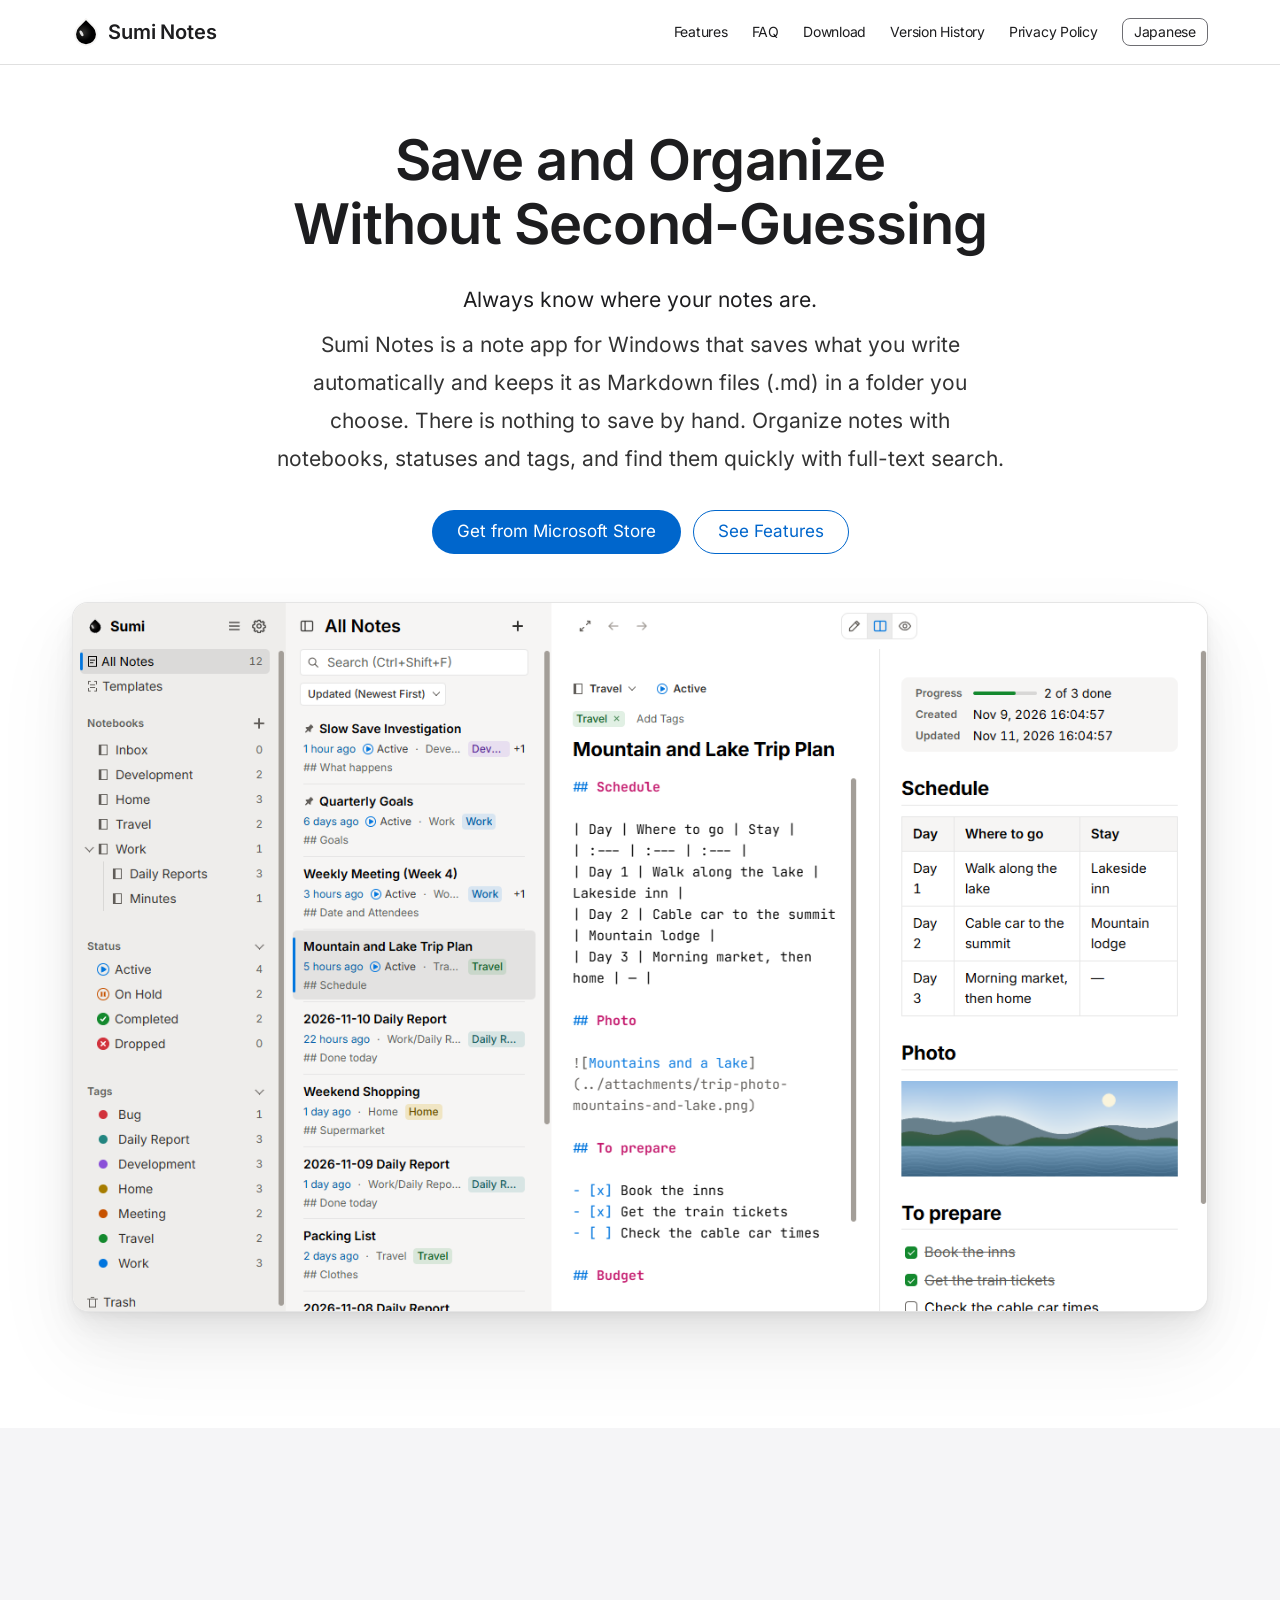
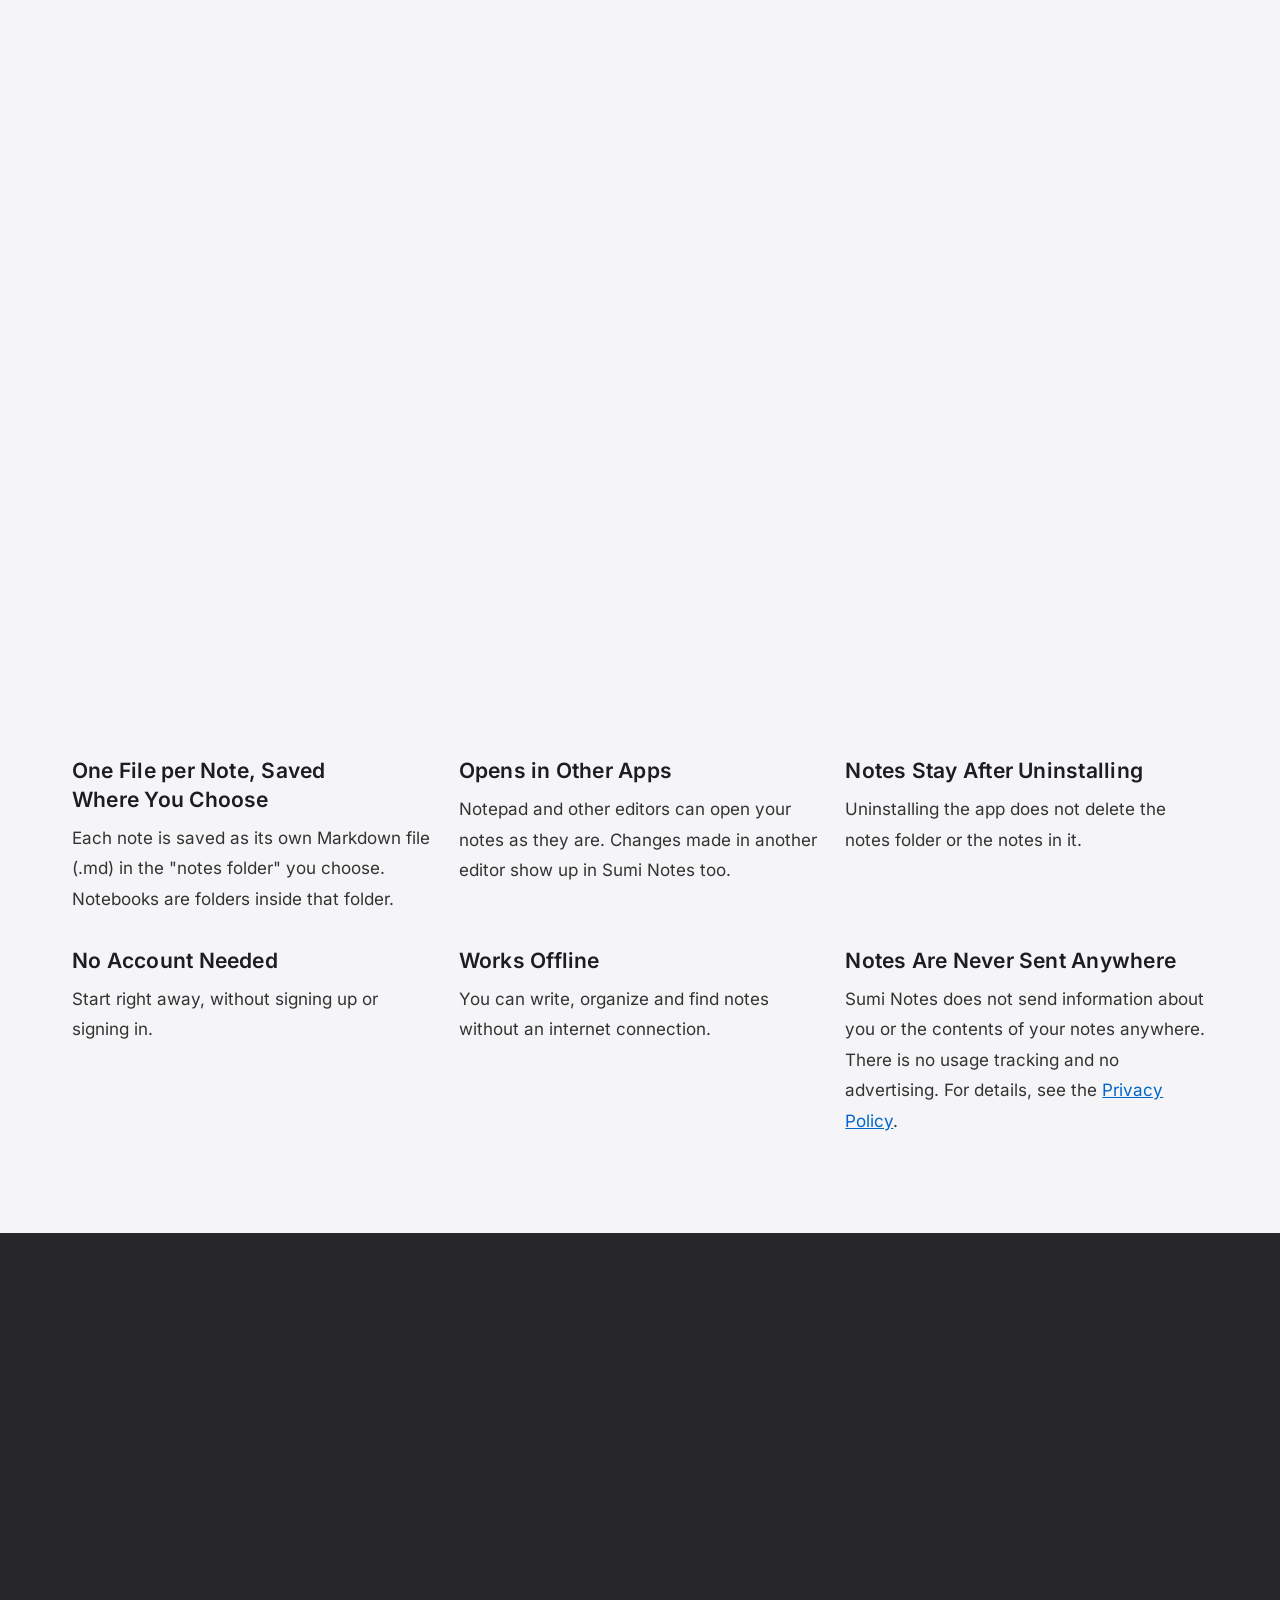
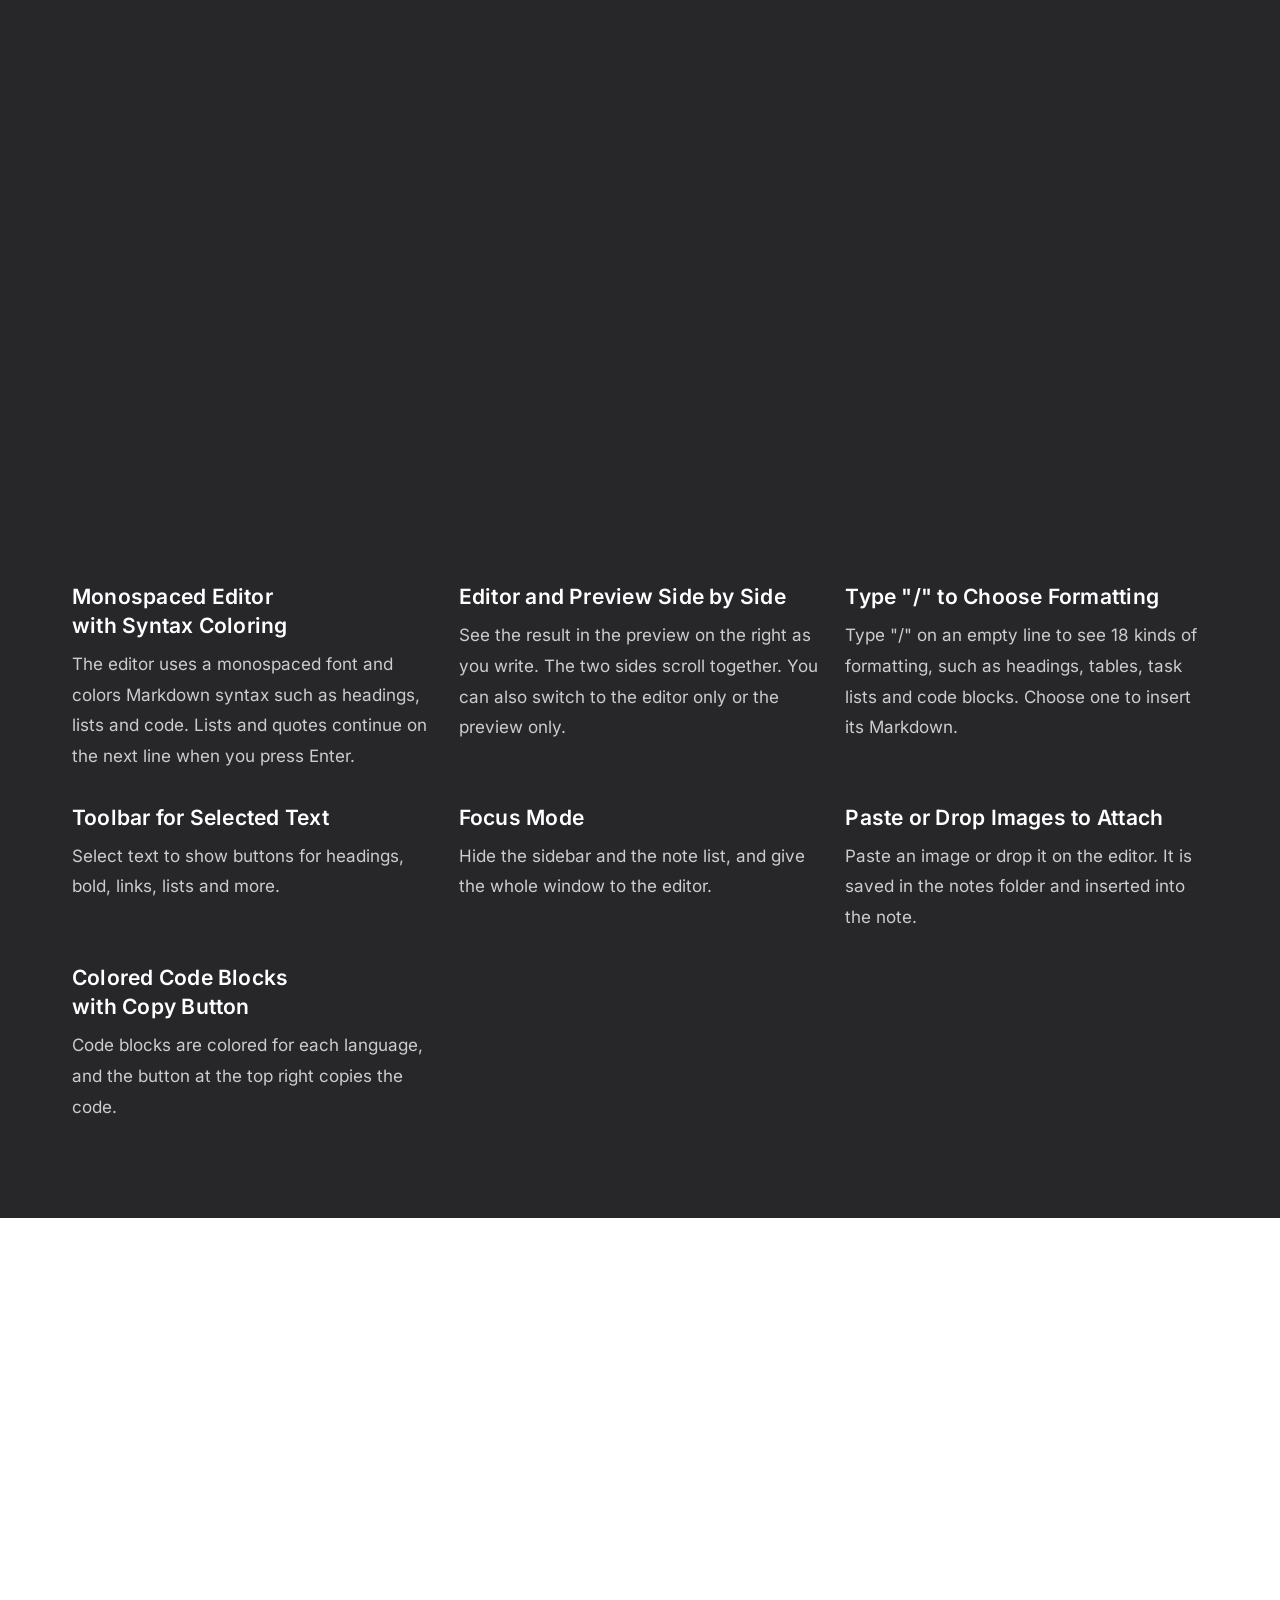
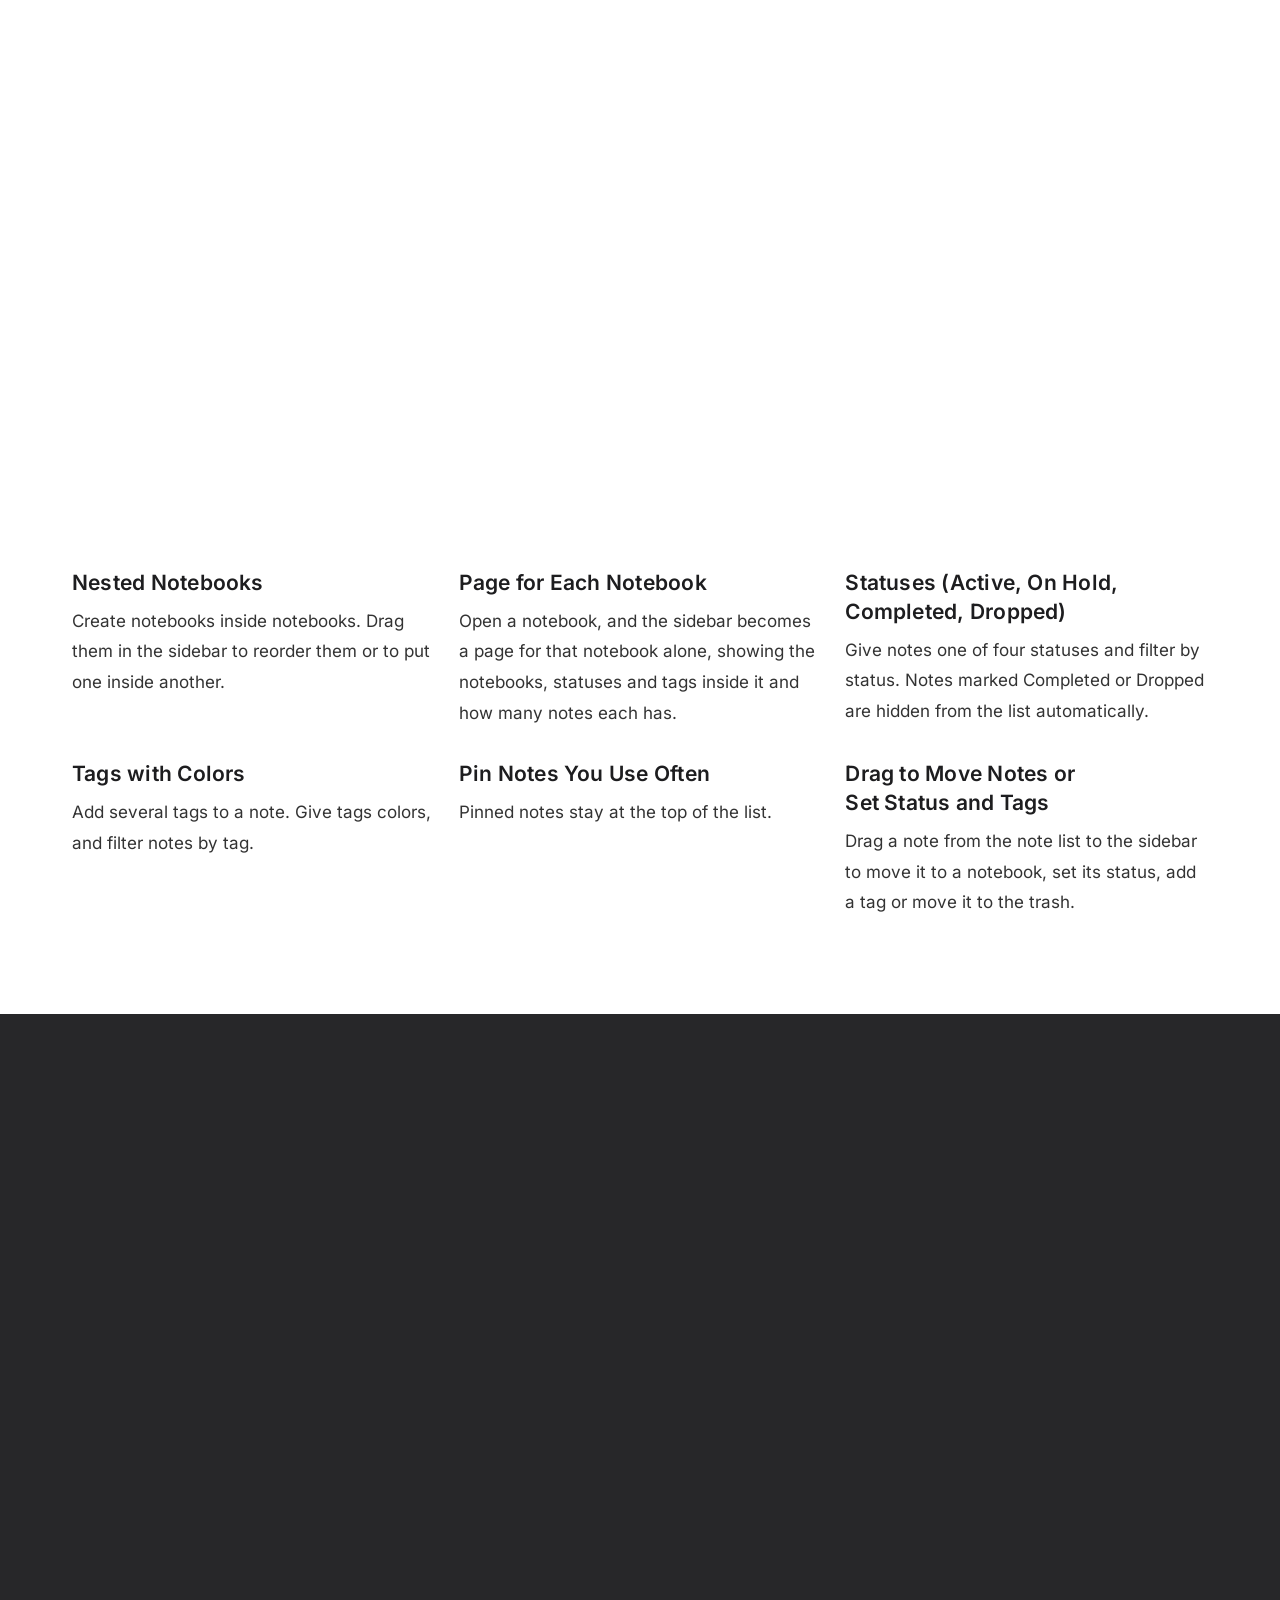
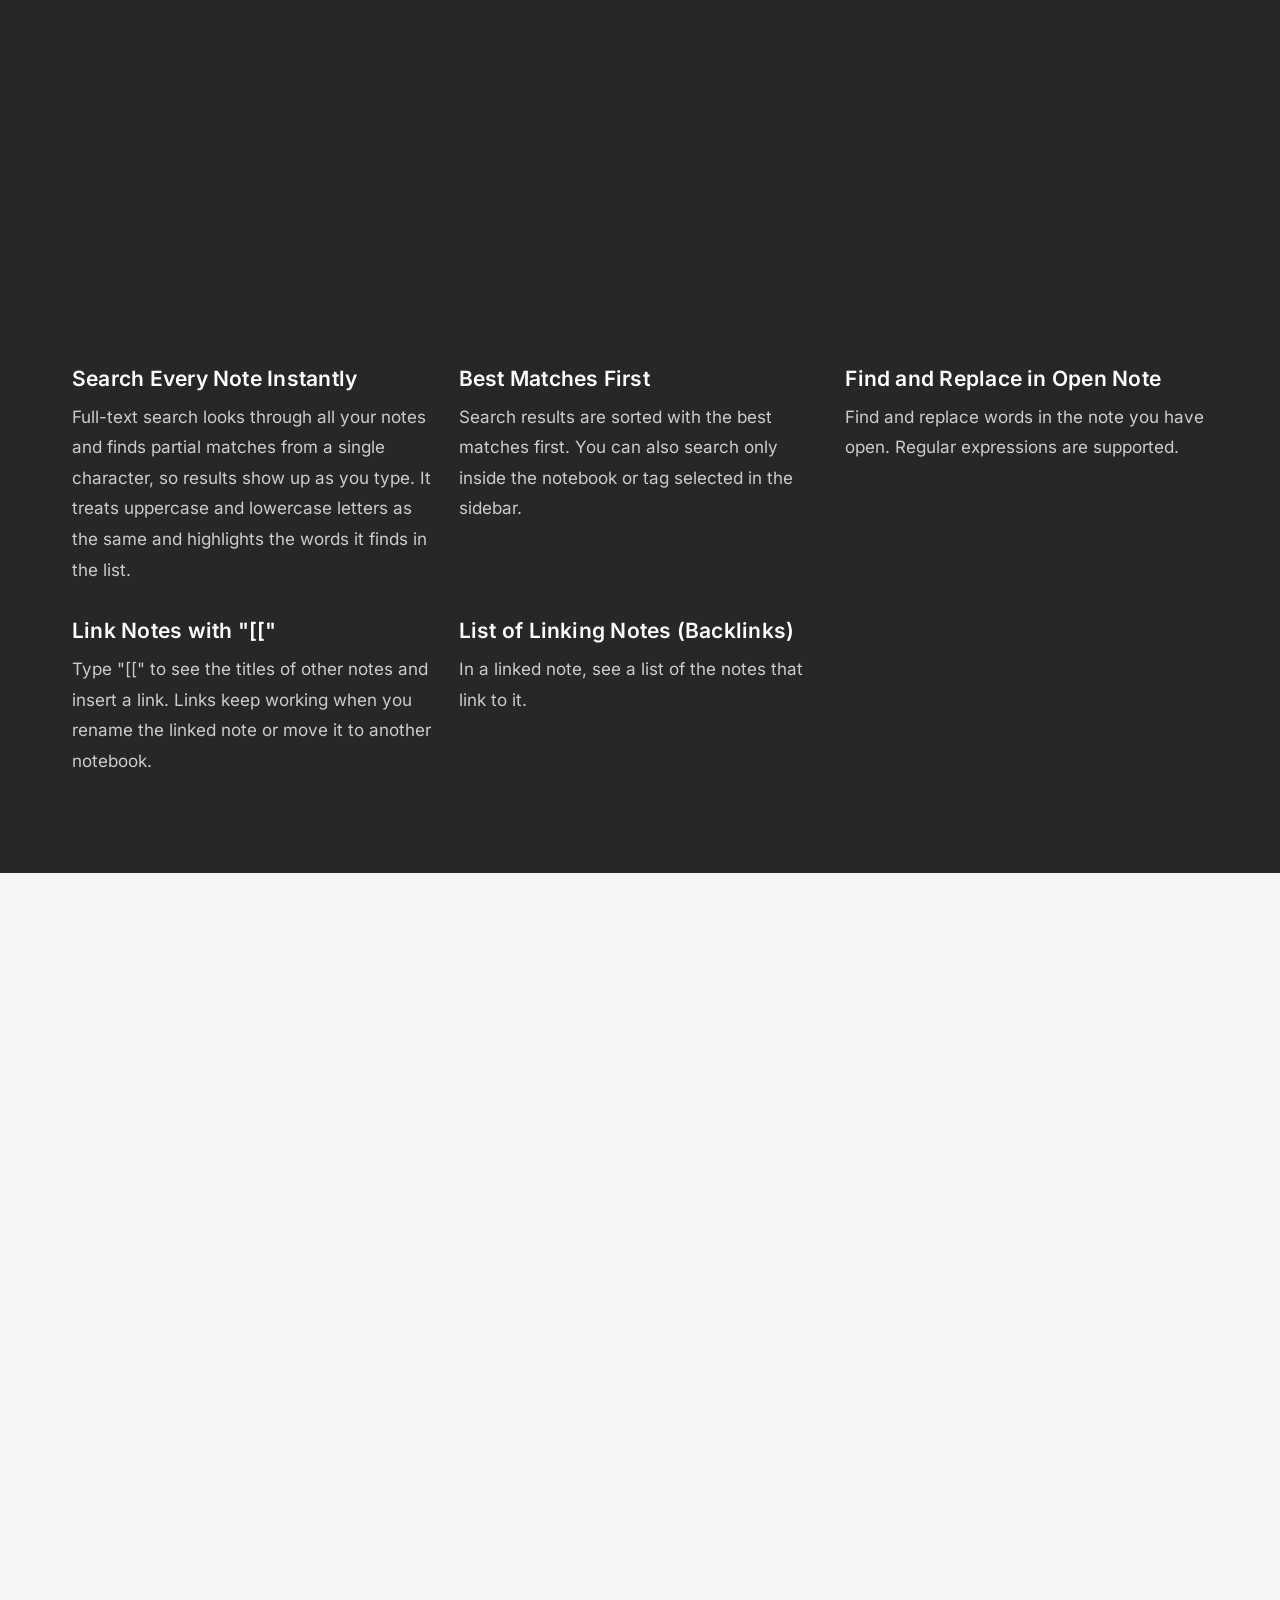
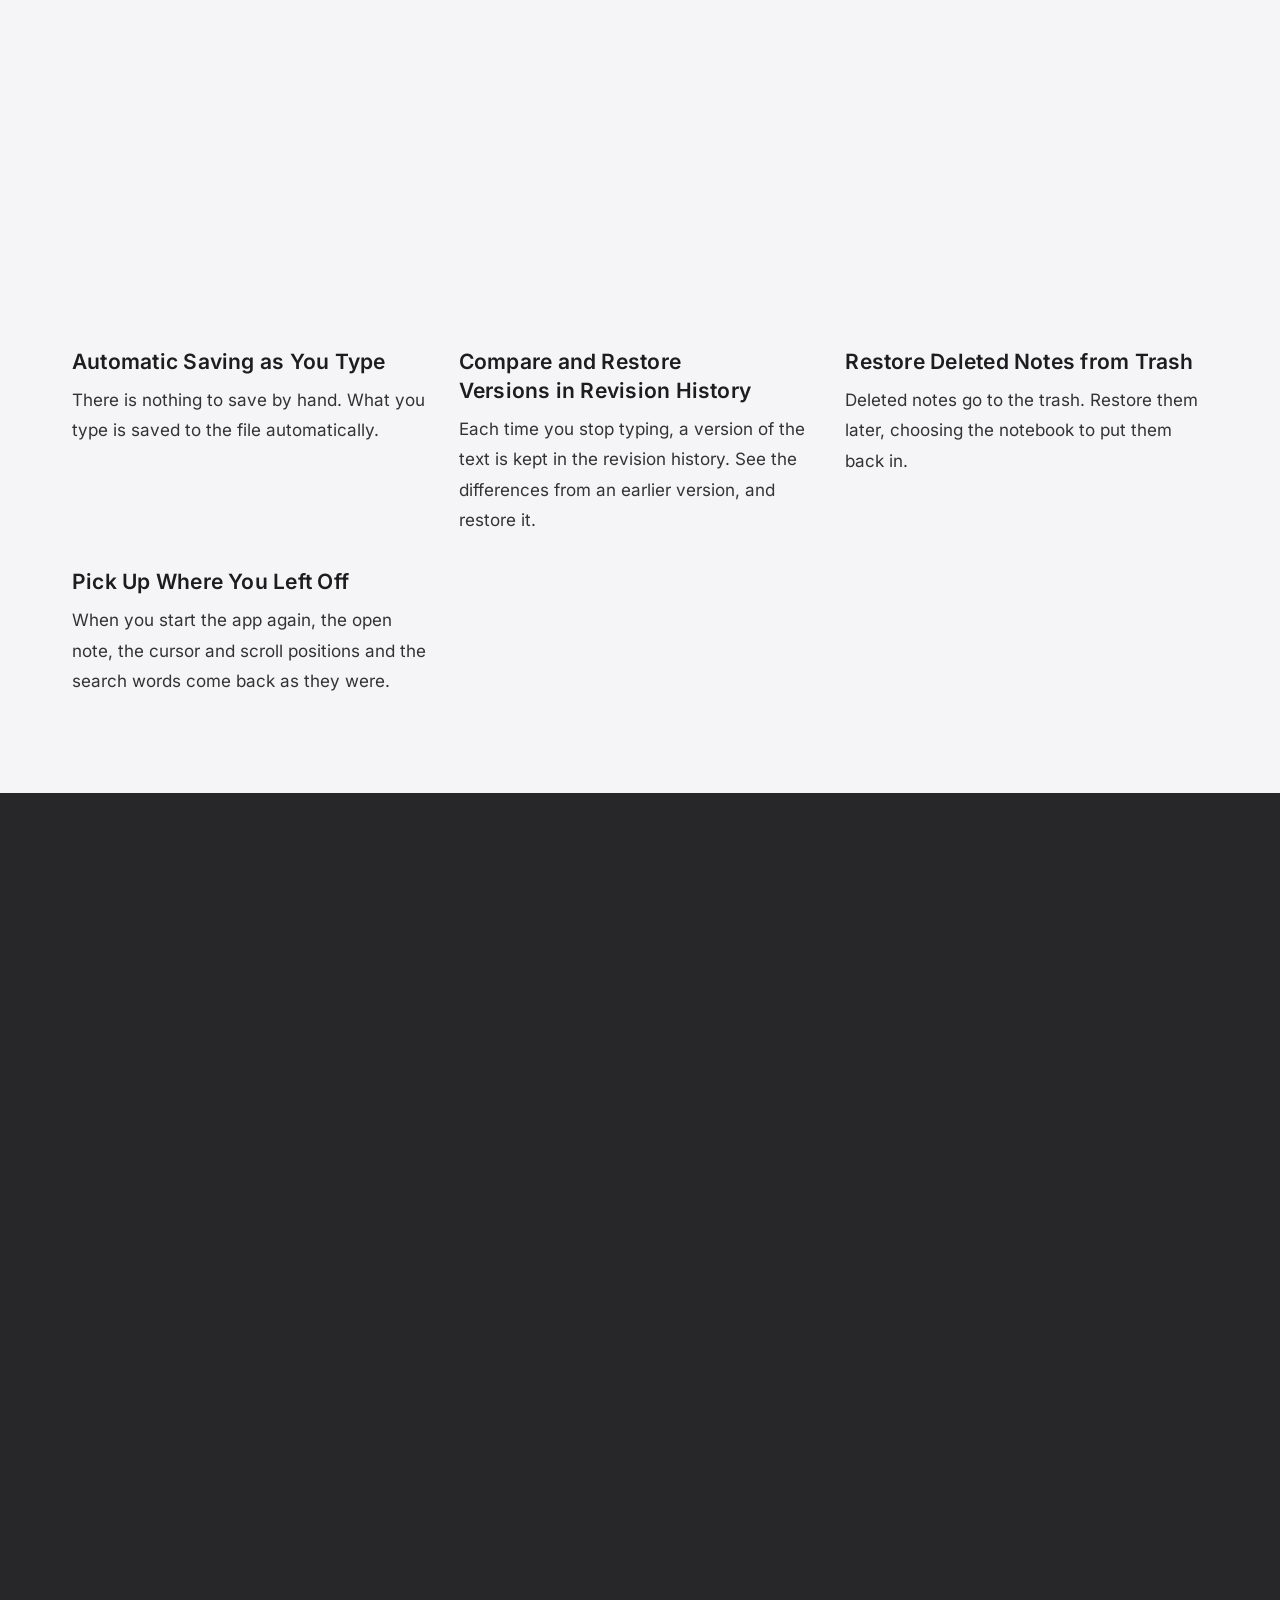
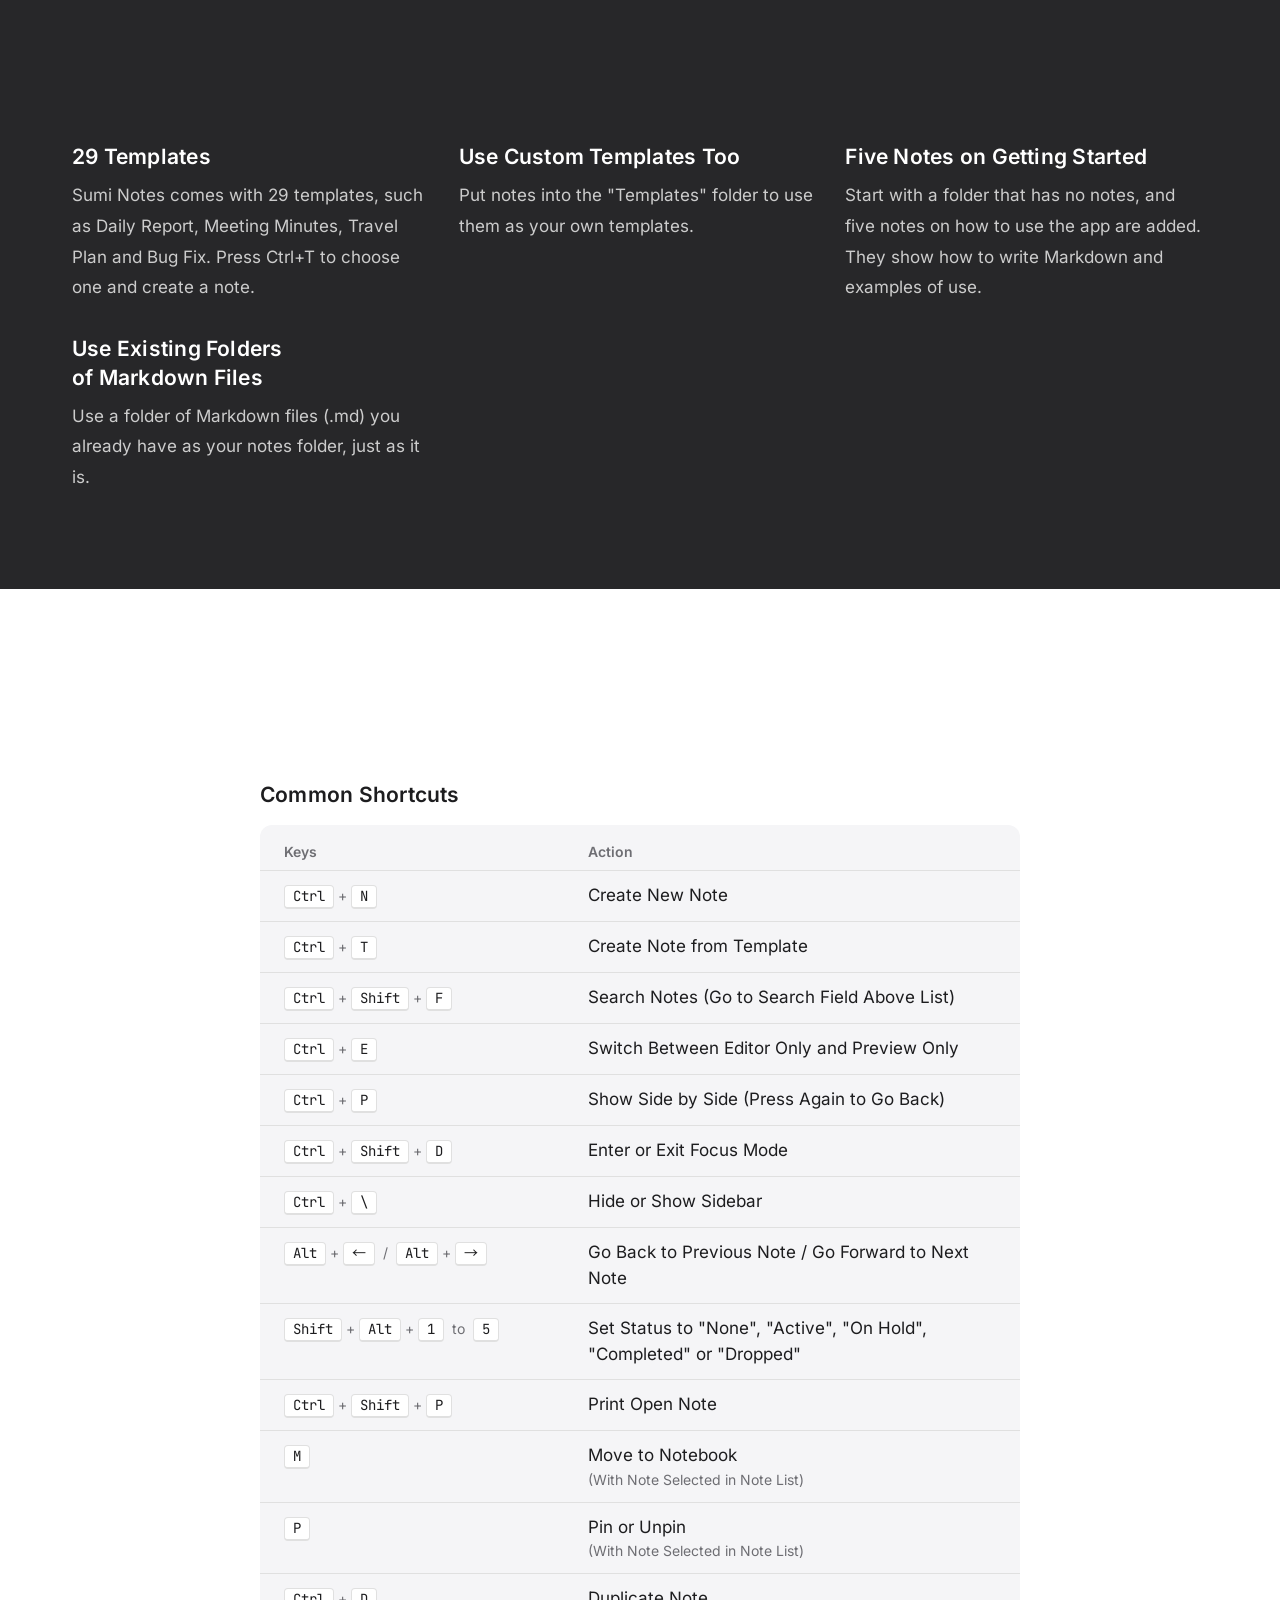
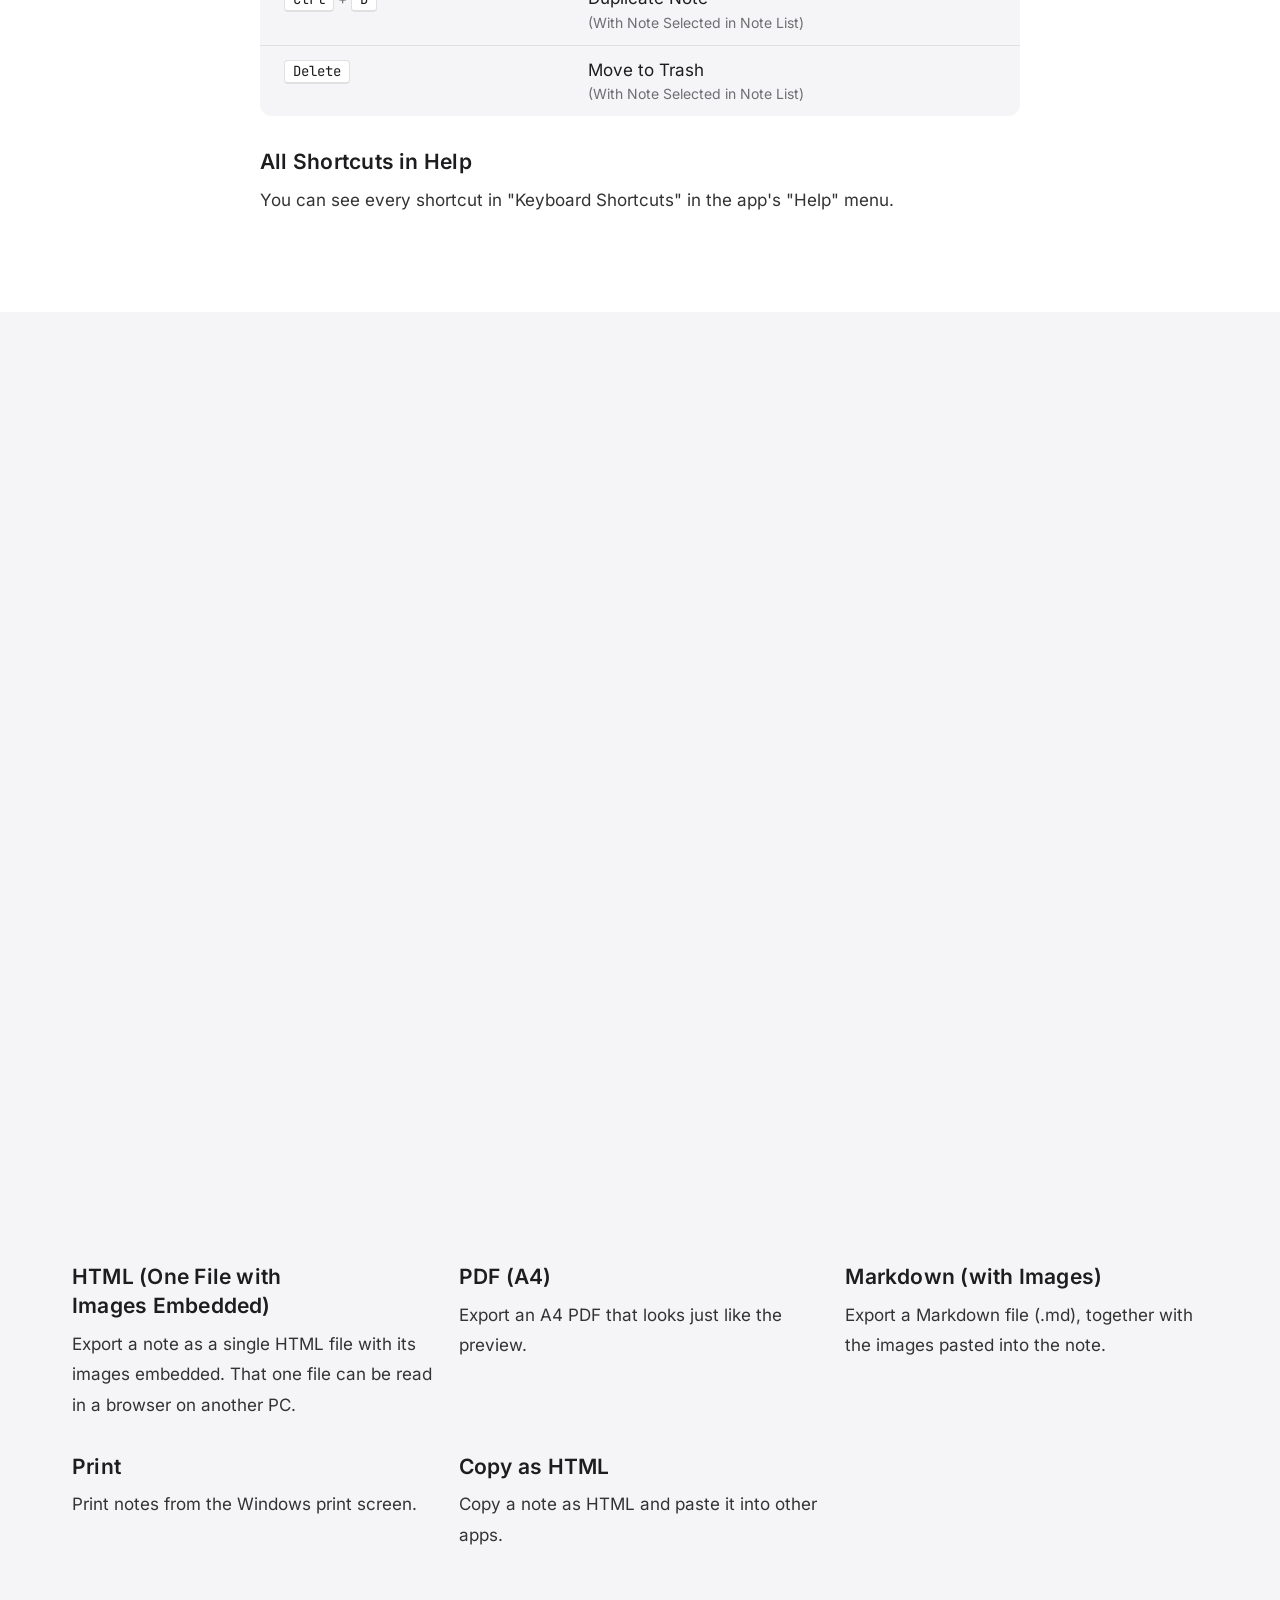
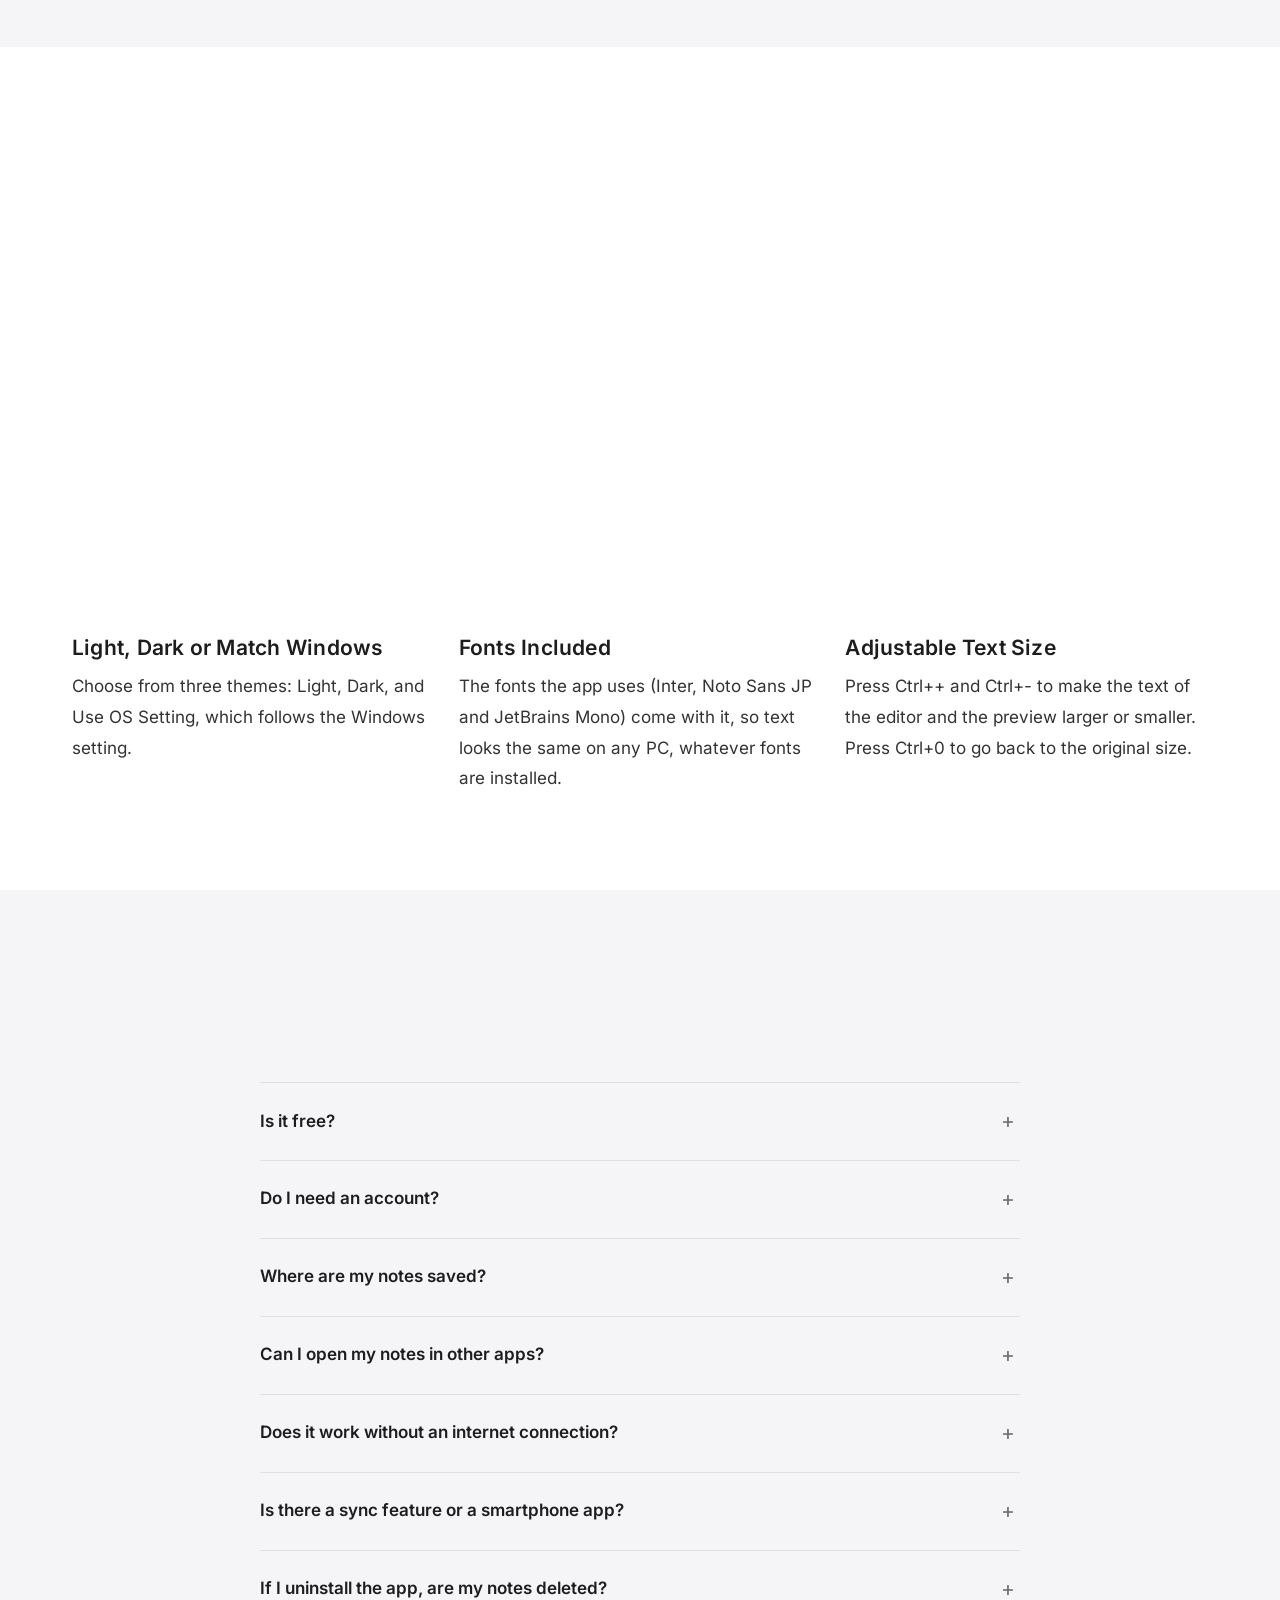
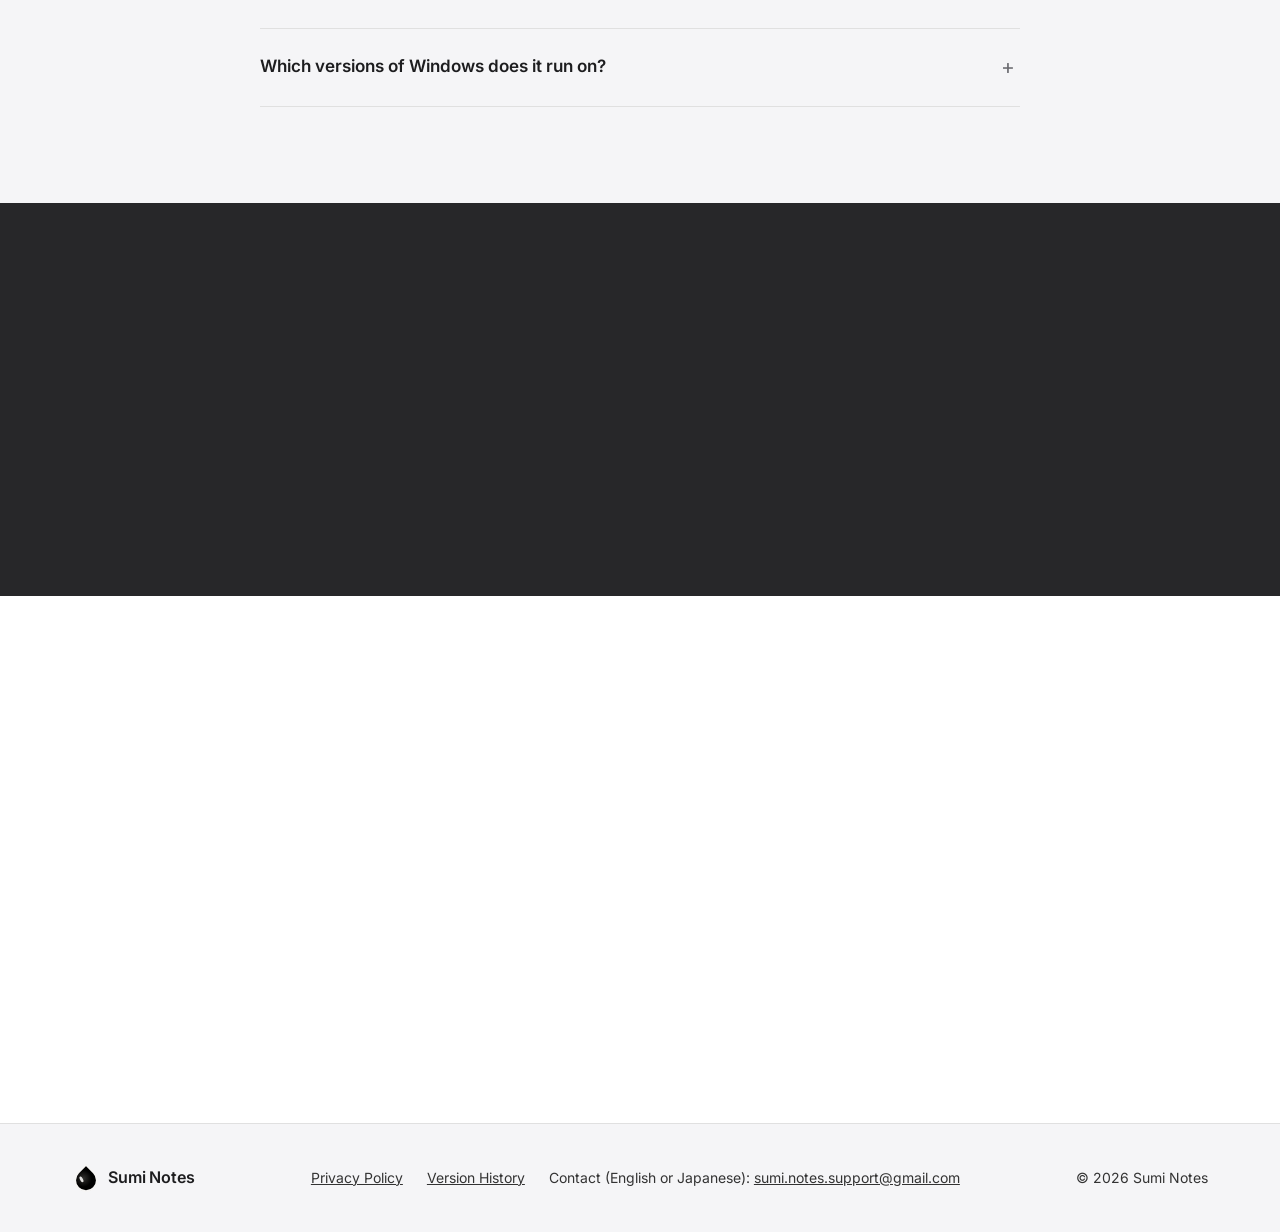
<file: en/index.html>
<!doctype html>
<html lang="en">
  <head>
    <meta charset="utf-8" />
    <meta
      http-equiv="Content-Security-Policy"
      content="default-src 'none'; script-src 'self'; style-src 'self'; font-src 'self'; img-src 'self'; base-uri 'none'; form-action 'none'; object-src 'none'"
    />
    <meta name="viewport" content="width=device-width, initial-scale=1" />
    <meta name="referrer" content="no-referrer" />
    <title>Sumi Notes — Save and Organize Without Second-Guessing</title>
    <meta
      name="description"
      content="Always know where your notes are. Sumi Notes is a note app for Windows that saves what you write automatically and keeps it as Markdown files (.md) in a folder you choose."
    />
    <link rel="alternate" hreflang="ja" href="../index.html" />
    <link rel="alternate" hreflang="en" href="index.html" />
    <link rel="icon" href="../images/favicon.svg" type="image/svg+xml" />
    <link rel="stylesheet" href="../css/fonts.css" />
    <link rel="stylesheet" href="../css/tokens.css" />
    <link rel="stylesheet" href="../css/site.css" />
    <script src="../js/config.js" defer></script>
    <!-- main.js and nav.js are not deferred: they add .reveal-ready and .nav-ready to <html> before the page is shown. The page's own work starts on DOMContentLoaded (after config.js) -->
    <script src="../js/main.js"></script>
    <script src="../js/nav.js"></script>
  </head>
  <body>
    <header class="site-header" data-testid="site-header">
      <div class="site-header__inner">
        <a class="brand" href="index.html" data-testid="brand-link">
          <svg class="brand__mark" viewBox="107 47 810 930" aria-hidden="true" focusable="false">
            <defs>
              <radialGradient
                id="brand-ink"
                gradientUnits="userSpaceOnUse"
                cx="422"
                cy="526"
                r="468"
              >
                <stop offset="0" class="brand__stop-ink-soft" />
                <stop offset="0.6" class="brand__stop-ink" />
              </radialGradient>
            </defs>
            <path
              class="brand__rim"
              d="M 512.0 76.9 L 766.6 331.4 A 360 360 0 1 1 257.4 331.4 Z"
              fill="url(#brand-ink)"
              stroke-width="60"
              stroke-linejoin="round"
            />
            <ellipse
              class="brand__light"
              cx="362"
              cy="556"
              rx="48"
              ry="104"
              transform="rotate(-28 362 556)"
              opacity="0.9"
            />
          </svg>
          <span class="brand__name">Sumi Notes</span>
        </a>
        <nav class="site-nav" aria-label="Site" data-site-nav data-testid="site-nav">
          <button
            class="site-nav__toggle"
            type="button"
            aria-label="Menu"
            aria-expanded="false"
            aria-controls="site-nav-list"
            data-nav-toggle
            data-testid="nav-toggle"
          >
            <span class="site-nav__toggle-bar" aria-hidden="true"></span>
            <span class="site-nav__toggle-bar" aria-hidden="true"></span>
            <span class="site-nav__toggle-bar" aria-hidden="true"></span>
          </button>
          <ul class="site-nav__list" id="site-nav-list" data-testid="nav-list">
            <li><a class="site-nav__link" href="#features" data-testid="nav-features">Features</a></li>
            <li><a class="site-nav__link" href="#faq" data-testid="nav-faq">FAQ</a></li>
            <li>
              <a class="site-nav__link" href="#download" data-testid="nav-download">Download</a>
            </li>
            <li>
              <a class="site-nav__link" href="changelog.html" data-testid="nav-changelog"
                >Version History</a
              >
            </li>
            <li>
              <a class="site-nav__link" href="privacy.html" data-testid="nav-privacy"
                >Privacy Policy</a
              >
            </li>
          </ul>
          <a
            class="site-nav__lang"
            href="../index.html"
            hreflang="ja"
            data-testid="lang-switch"
            >Japanese</a
          >
        </nav>
      </div>
    </header>

    <main id="main">
      <!-- 1. Hero -->
      <section id="hero" class="hero" aria-labelledby="hero-title" data-testid="hero">
        <div class="hero__inner">
          <div class="hero__text">
            <!-- prettier-ignore -->
            <h1 id="hero-title" class="hero__title" data-reveal="hero-title">Save and Organize Without Second-Guessing</h1>
            <p class="hero__lead" data-reveal="hero-lead">
              <span class="hero__hook">Always know where your notes are.</span>
              <span class="hero__name">Sumi Notes</span> is a note app for Windows that saves what
              you write automatically and keeps it as Markdown files (.md) in a folder you choose.
              There is nothing to save by hand. Organize notes with notebooks, statuses and tags,
              and find them quickly with full-text search.
            </p>
            <div class="hero__actions" data-reveal="hero-actions">
              <a
                class="button button--primary"
                href="#download"
                data-store-link
                data-testid="download-button-hero"
                >Get from Microsoft Store</a
              >
              <a class="button button--secondary" href="#features" data-testid="features-button"
                >See Features</a
              >
            </div>
          </div>
          <div class="hero__figure" data-reveal="hero-figure">
            <div class="hero-shot" data-hero-tilt data-testid="hero-shot">
              <img
                class="hero-shot__image"
                src="images/hero.png"
                width="1280"
                height="800"
                alt="The Sumi Notes window. From the left: the notebooks, statuses and tags, the list of notes, and a travel plan note shown with the Markdown editor and the preview side by side. The preview shows a table, a photo and checkboxes."
                data-testid="hero-image"
                data-picture="hero"
                data-scheme="light"
              />
            </div>
          </div>
          <ul
            class="hero__facts"
            data-reveal="hero-facts"
            aria-label="About Sumi Notes"
            data-testid="hero-facts"
          >
            <li class="chip">For Windows</li>
            <li class="chip">Free</li>
            <li class="chip chip--wide">Saved as Markdown Files (.md)</li>
            <li class="chip">Works Offline</li>
          </ul>
        </div>
      </section>

      <!-- 2. Files on your PC (the target of "Features" in the header; the id #features as on the Japanese page) -->
      <section
        id="features"
        class="section feature-section tone-parchment"
        data-section="files"
        data-testid="section-files"
      >
        <div class="section__inner">
          <h2 id="features-title" class="section__title" tabindex="-1" data-reveal="section-title">
            Notes Stay Close at Hand as Markdown Files
          </h2>
          <figure class="feature-section__figure" data-reveal="section-figure">
            <img
              class="feature-section__image feature-section__image--figure"
              src="images/feature-files.png"
              width="880"
              height="640"
              loading="lazy"
              alt="A drawing of a notes folder. On the left are the folders Guide and Inbox, and notes such as Daily Report, Minutes and Travel Plan as Markdown files (.md). On the right, the opened Travel Plan file shows its first lines: the title, status and tags, then a few lines of the text."
              data-testid="feature-image"
              data-picture="files"
              data-scheme="light"
            />
          </figure>
          <ul class="feature-list">
            <li class="feature-item" data-testid="feature-item">
              <h3 class="feature-item__title">One File per Note, Saved Where You Choose</h3>
              <p class="feature-item__text">
                Each note is saved as its own Markdown file (.md) in the "notes folder" you choose.
                Notebooks are folders inside that folder.
              </p>
            </li>
            <li class="feature-item" data-testid="feature-item">
              <h3 class="feature-item__title">Opens in Other Apps</h3>
              <p class="feature-item__text">
                Notepad and other editors can open your notes as they are. Changes made in another
                editor show up in Sumi Notes too.
              </p>
            </li>
            <li class="feature-item" data-testid="feature-item">
              <h3 class="feature-item__title">Notes Stay After Uninstalling</h3>
              <p class="feature-item__text">
                Uninstalling the app does not delete the notes folder or the notes in it.
              </p>
            </li>
            <li class="feature-item" data-testid="feature-item">
              <h3 class="feature-item__title">No Account Needed</h3>
              <p class="feature-item__text">
                Start right away, without signing up or signing in.
              </p>
            </li>
            <li class="feature-item" data-testid="feature-item">
              <h3 class="feature-item__title">Works Offline</h3>
              <p class="feature-item__text">
                You can write, organize and find notes without an internet connection.
              </p>
            </li>
            <li class="feature-item" data-testid="feature-item">
              <h3 class="feature-item__title">Notes Are Never Sent Anywhere</h3>
              <p class="feature-item__text">
                Sumi Notes does not send information about you or the contents of your notes
                anywhere. There is no usage tracking and no advertising. For details, see the
                <a href="privacy.html" data-testid="files-privacy-link">Privacy Policy</a>.
              </p>
            </li>
          </ul>
        </div>
      </section>

      <!-- 3. Write -->
      <section
        id="write"
        class="section feature-section tone-dark"
        data-section="write"
        data-testid="section-write"
      >
        <div class="section__inner">
          <h2 id="write-title" class="section__title" data-reveal="section-title">
            Focus on Writing
          </h2>
          <figure class="feature-section__figure" data-reveal="section-figure">
            <img
              class="feature-section__image"
              src="images/feature-write.png"
              width="1040"
              height="650"
              loading="lazy"
              alt="Sumi Notes in the dark theme. The note Search Index Design Notes is shown with the editor on the left and the preview on the right. A slash was typed on an empty line of the editor, and a list of formatting commands such as headings and bold is shown."
              data-testid="feature-image"
              data-picture="write"
              data-scheme="dark"
            />
          </figure>
          <ul class="feature-list">
            <li class="feature-item" data-testid="feature-item">
              <h3 class="feature-item__title">Monospaced Editor with Syntax Coloring</h3>
              <p class="feature-item__text">
                The editor uses a monospaced font and colors Markdown syntax such as headings,
                lists and code. Lists and quotes continue on the next line when you press Enter.
              </p>
            </li>
            <li class="feature-item" data-testid="feature-item">
              <h3 class="feature-item__title">Editor and Preview Side by Side</h3>
              <p class="feature-item__text">
                See the result in the preview on the right as you write. The two sides scroll
                together. You can also switch to the editor only or the preview only.
              </p>
            </li>
            <li class="feature-item" data-testid="feature-item">
              <h3 class="feature-item__title">Type "/" to Choose Formatting</h3>
              <p class="feature-item__text">
                Type "/" on an empty line to see 18 kinds of formatting, such as headings, tables,
                task lists and code blocks. Choose one to insert its Markdown.
              </p>
            </li>
            <li class="feature-item" data-testid="feature-item">
              <h3 class="feature-item__title">Toolbar for Selected Text</h3>
              <p class="feature-item__text">
                Select text to show buttons for headings, bold, links, lists and more.
              </p>
            </li>
            <li class="feature-item" data-testid="feature-item">
              <h3 class="feature-item__title">Focus Mode</h3>
              <p class="feature-item__text">
                Hide the sidebar and the note list, and give the whole window to the editor.
              </p>
            </li>
            <li class="feature-item" data-testid="feature-item">
              <h3 class="feature-item__title">Paste or Drop Images to Attach</h3>
              <p class="feature-item__text">
                Paste an image or drop it on the editor. It is saved in the notes folder and
                inserted into the note.
              </p>
            </li>
            <li class="feature-item" data-testid="feature-item">
              <h3 class="feature-item__title">Colored Code Blocks with Copy Button</h3>
              <p class="feature-item__text">
                Code blocks are colored for each language, and the button at the top right copies
                the code.
              </p>
            </li>
          </ul>
        </div>
      </section>

      <!-- 4. Organize -->
      <section
        id="organize"
        class="section feature-section tone-white"
        data-section="organize"
        data-testid="section-organize"
      >
        <div class="section__inner">
          <h2 id="organize-title" class="section__title" data-reveal="section-title">
            Stay Organized as Notes Pile Up
          </h2>
          <figure class="feature-section__figure" data-reveal="section-figure">
            <img
              class="feature-section__image"
              src="images/feature-organize.png"
              width="1040"
              height="650"
              loading="lazy"
              alt="Sumi Notes in the light theme. The note Search Index Design Notes is being dragged from the note list onto the status Active in the sidebar. A small card with the note's icon and title follows the pointer, and Active is marked as the place to drop."
              data-testid="feature-image"
              data-picture="organize"
              data-scheme="light"
            />
          </figure>
          <ul class="feature-list">
            <li class="feature-item" data-testid="feature-item">
              <h3 class="feature-item__title">Nested Notebooks</h3>
              <p class="feature-item__text">
                Create notebooks inside notebooks. Drag them in the sidebar to reorder them or to
                put one inside another.
              </p>
            </li>
            <li class="feature-item" data-testid="feature-item">
              <h3 class="feature-item__title">Page for Each Notebook</h3>
              <p class="feature-item__text">
                Open a notebook, and the sidebar becomes a page for that notebook alone, showing
                the notebooks, statuses and tags inside it and how many notes each has.
              </p>
            </li>
            <li class="feature-item" data-testid="feature-item">
              <h3 class="feature-item__title">Statuses (Active, On Hold, Completed, Dropped)</h3>
              <p class="feature-item__text">
                Give notes one of four statuses and filter by status. Notes marked Completed or
                Dropped are hidden from the list automatically.
              </p>
            </li>
            <li class="feature-item" data-testid="feature-item">
              <h3 class="feature-item__title">Tags with Colors</h3>
              <p class="feature-item__text">
                Add several tags to a note. Give tags colors, and filter notes by tag.
              </p>
            </li>
            <li class="feature-item" data-testid="feature-item">
              <h3 class="feature-item__title">Pin Notes You Use Often</h3>
              <p class="feature-item__text">Pinned notes stay at the top of the list.</p>
            </li>
            <li class="feature-item" data-testid="feature-item">
              <h3 class="feature-item__title">Drag to Move Notes or Set Status and Tags</h3>
              <p class="feature-item__text">
                Drag a note from the note list to the sidebar to move it to a notebook, set its
                status, add a tag or move it to the trash.
              </p>
            </li>
          </ul>
        </div>
      </section>

      <!-- 5. Find and link -->
      <section
        id="search"
        class="section feature-section tone-dark"
        data-section="search"
        data-testid="section-search"
      >
        <div class="section__inner">
          <h2 id="search-title" class="section__title" data-reveal="section-title">
            Find What You Wrote Right Away
          </h2>
          <figure class="feature-section__figure" data-reveal="section-figure">
            <img
              class="feature-section__image"
              src="images/feature-search.png"
              width="1040"
              height="650"
              loading="lazy"
              alt="Sumi Notes in the dark theme, showing the results of a search for index. The word index is highlighted in the titles and text excerpts in the note list, and the preview of Search Index Design Notes is shown on the right."
              data-testid="feature-image"
              data-picture="search"
              data-scheme="dark"
            />
          </figure>
          <ul class="feature-list">
            <li class="feature-item" data-testid="feature-item">
              <h3 class="feature-item__title">Search Every Note Instantly</h3>
              <p class="feature-item__text">
                Full-text search looks through all your notes and finds partial matches from a
                single character, so results show up as you type. It treats uppercase and
                lowercase letters as the same and highlights the words it finds in the list.
              </p>
            </li>
            <li class="feature-item" data-testid="feature-item">
              <h3 class="feature-item__title">Best Matches First</h3>
              <p class="feature-item__text">
                Search results are sorted with the best matches first. You can also search only
                inside the notebook or tag selected in the sidebar.
              </p>
            </li>
            <li class="feature-item" data-testid="feature-item">
              <h3 class="feature-item__title">Find and Replace in Open Note</h3>
              <p class="feature-item__text">
                Find and replace words in the note you have open. Regular expressions are
                supported.
              </p>
            </li>
            <li class="feature-item" data-testid="feature-item">
              <h3 class="feature-item__title">Link Notes with "[["</h3>
              <p class="feature-item__text">
                Type "[[" to see the titles of other notes and insert a link. Links keep working
                when you rename the linked note or move it to another notebook.
              </p>
            </li>
            <li class="feature-item" data-testid="feature-item">
              <h3 class="feature-item__title">List of Linking Notes (Backlinks)</h3>
              <p class="feature-item__text">
                In a linked note, see a list of the notes that link to it.
              </p>
            </li>
          </ul>
        </div>
      </section>

      <!-- 6. Protect -->
      <section
        id="protect"
        class="section feature-section tone-parchment"
        data-section="protect"
        data-testid="section-protect"
      >
        <div class="section__inner">
          <h2 id="protect-title" class="section__title" data-reveal="section-title">
            Bring Back What You Deleted or Changed
          </h2>
          <figure class="feature-section__figure" data-reveal="section-figure">
            <img
              class="feature-section__image"
              src="images/feature-history.png"
              width="1040"
              height="720"
              loading="lazy"
              alt="The revision history of a meeting note in the light theme. The list of versions is on the left, and the text of the selected version is on the right."
              data-testid="feature-image"
              data-picture="protect"
              data-scheme="light"
            />
          </figure>
          <ul class="feature-list">
            <li class="feature-item" data-testid="feature-item">
              <h3 class="feature-item__title">Automatic Saving as You Type</h3>
              <p class="feature-item__text">
                There is nothing to save by hand. What you type is saved to the file
                automatically.
              </p>
            </li>
            <li class="feature-item" data-testid="feature-item">
              <h3 class="feature-item__title">Compare and Restore Versions in Revision History</h3>
              <p class="feature-item__text">
                Each time you stop typing, a version of the text is kept in the revision history.
                See the differences from an earlier version, and restore it.
              </p>
            </li>
            <li class="feature-item" data-testid="feature-item">
              <h3 class="feature-item__title">Restore Deleted Notes from Trash</h3>
              <p class="feature-item__text">
                Deleted notes go to the trash. Restore them later, choosing the notebook to put
                them back in.
              </p>
            </li>
            <li class="feature-item" data-testid="feature-item">
              <h3 class="feature-item__title">Pick Up Where You Left Off</h3>
              <p class="feature-item__text">
                When you start the app again, the open note, the cursor and scroll positions and
                the search words come back as they were.
              </p>
            </li>
          </ul>
        </div>
      </section>

      <!-- 7. Get started -->
      <section
        id="start"
        class="section feature-section tone-dark"
        data-section="start"
        data-testid="section-start"
      >
        <div class="section__inner">
          <h2 id="start-title" class="section__title" data-reveal="section-title">
            Start Writing Today
          </h2>
          <figure class="feature-section__figure" data-reveal="section-figure">
            <img
              class="feature-section__image"
              src="images/feature-templates.png"
              width="1040"
              height="650"
              loading="lazy"
              alt="The template picker in the dark theme. The template names are listed by category on the left, and a sample of the selected Daily Report template is shown on the right."
              data-testid="feature-image"
              data-picture="start"
              data-scheme="dark"
            />
          </figure>
          <ul class="feature-list">
            <li class="feature-item" data-testid="feature-item">
              <h3 class="feature-item__title">29 Templates</h3>
              <p class="feature-item__text">
                Sumi Notes comes with 29 templates, such as Daily Report, Meeting Minutes, Travel
                Plan and Bug Fix. Press Ctrl+T to choose one and create a note.
              </p>
            </li>
            <li class="feature-item" data-testid="feature-item">
              <h3 class="feature-item__title">Use Custom Templates Too</h3>
              <p class="feature-item__text">
                Put notes into the "Templates" folder to use them as your own templates.
              </p>
            </li>
            <li class="feature-item" data-testid="feature-item">
              <h3 class="feature-item__title">Five Notes on Getting Started</h3>
              <p class="feature-item__text">
                Start with a folder that has no notes, and five notes on how to use the app are
                added. They show how to write Markdown and examples of use.
              </p>
            </li>
            <li class="feature-item" data-testid="feature-item">
              <h3 class="feature-item__title">Use Existing Folders of Markdown Files</h3>
              <p class="feature-item__text">
                Use a folder of Markdown files (.md) you already have as your notes folder, just
                as it is.
              </p>
            </li>
          </ul>
        </div>
      </section>

      <!-- 8. Keyboard (no picture; a table only) -->
      <section
        id="keyboard"
        class="section feature-section tone-white"
        data-section="keyboard"
        data-testid="section-keyboard"
      >
        <div class="section__inner">
          <h2 id="keyboard-title" class="section__title" data-reveal="section-title">
            Get Around Quickly by Keyboard
          </h2>
          <ul class="feature-list feature-list--single">
            <li class="feature-item" data-testid="feature-item">
              <h3 class="feature-item__title">Common Shortcuts</h3>
              <div class="keys-table__scroll">
                <table class="keys-table" data-testid="keyboard-table">
                  <thead>
                    <tr>
                      <th scope="col" class="keys-table__head">Keys</th>
                      <th scope="col" class="keys-table__head">Action</th>
                    </tr>
                  </thead>
                  <tbody>
                    <tr data-testid="keyboard-row" data-shortcut-id="new-note">
                      <td class="keys-table__keys">
                        <span class="keys-table__combo"
                          ><kbd class="kbd">Ctrl</kbd><span class="kbd-plus">+</span
                          ><kbd class="kbd">N</kbd></span
                        >
                      </td>
                      <td class="keys-table__action">Create New Note</td>
                    </tr>
                    <tr data-testid="keyboard-row" data-shortcut-id="new-from-template">
                      <td class="keys-table__keys">
                        <span class="keys-table__combo"
                          ><kbd class="kbd">Ctrl</kbd><span class="kbd-plus">+</span
                          ><kbd class="kbd">T</kbd></span
                        >
                      </td>
                      <td class="keys-table__action">Create Note from Template</td>
                    </tr>
                    <tr data-testid="keyboard-row" data-shortcut-id="note-search">
                      <td class="keys-table__keys">
                        <span class="keys-table__combo"
                          ><kbd class="kbd">Ctrl</kbd><span class="kbd-plus">+</span
                          ><kbd class="kbd">Shift</kbd><span class="kbd-plus">+</span
                          ><kbd class="kbd">F</kbd></span
                        >
                      </td>
                      <td class="keys-table__action">
                        Search Notes (Go to Search Field Above List)
                      </td>
                    </tr>
                    <tr data-testid="keyboard-row" data-shortcut-id="toggle-edit-preview">
                      <td class="keys-table__keys">
                        <span class="keys-table__combo"
                          ><kbd class="kbd">Ctrl</kbd><span class="kbd-plus">+</span
                          ><kbd class="kbd">E</kbd></span
                        >
                      </td>
                      <td class="keys-table__action">
                        Switch Between Editor Only and Preview Only
                      </td>
                    </tr>
                    <tr data-testid="keyboard-row" data-shortcut-id="toggle-side-by-side">
                      <td class="keys-table__keys">
                        <span class="keys-table__combo"
                          ><kbd class="kbd">Ctrl</kbd><span class="kbd-plus">+</span
                          ><kbd class="kbd">P</kbd></span
                        >
                      </td>
                      <td class="keys-table__action">Show Side by Side (Press Again to Go Back)</td>
                    </tr>
                    <tr data-testid="keyboard-row" data-shortcut-id="toggle-focus-mode">
                      <td class="keys-table__keys">
                        <span class="keys-table__combo"
                          ><kbd class="kbd">Ctrl</kbd><span class="kbd-plus">+</span
                          ><kbd class="kbd">Shift</kbd><span class="kbd-plus">+</span
                          ><kbd class="kbd">D</kbd></span
                        >
                      </td>
                      <td class="keys-table__action">Enter or Exit Focus Mode</td>
                    </tr>
                    <tr data-testid="keyboard-row" data-shortcut-id="toggle-sidebar">
                      <td class="keys-table__keys">
                        <span class="keys-table__combo"
                          ><kbd class="kbd">Ctrl</kbd><span class="kbd-plus">+</span
                          ><kbd class="kbd">\</kbd></span
                        >
                      </td>
                      <td class="keys-table__action">Hide or Show Sidebar</td>
                    </tr>
                    <tr data-testid="keyboard-row" data-shortcut-id="back forward">
                      <td class="keys-table__keys">
                        <span class="keys-table__combo"
                          ><kbd class="kbd">Alt</kbd><span class="kbd-plus">+</span
                          ><kbd class="kbd">←</kbd></span
                        ><span class="kbd-sep">/</span
                        ><span class="keys-table__combo"
                          ><kbd class="kbd">Alt</kbd><span class="kbd-plus">+</span
                          ><kbd class="kbd">→</kbd></span
                        >
                      </td>
                      <td class="keys-table__action">
                        Go Back to Previous Note / Go Forward to Next Note
                      </td>
                    </tr>
                    <tr
                      data-testid="keyboard-row"
                      data-shortcut-id="status-none status-active status-on-hold status-completed status-dropped"
                    >
                      <td class="keys-table__keys">
                        <span class="keys-table__combo"
                          ><kbd class="kbd">Shift</kbd><span class="kbd-plus">+</span
                          ><kbd class="kbd">Alt</kbd><span class="kbd-plus">+</span
                          ><kbd class="kbd">1</kbd><span class="kbd-sep">to</span
                          ><kbd class="kbd">5</kbd></span
                        >
                      </td>
                      <td class="keys-table__action">
                        Set Status to "None", "Active", "On Hold", "Completed" or "Dropped"
                      </td>
                    </tr>
                    <tr data-testid="keyboard-row" data-shortcut-id="print-note">
                      <td class="keys-table__keys">
                        <span class="keys-table__combo"
                          ><kbd class="kbd">Ctrl</kbd><span class="kbd-plus">+</span
                          ><kbd class="kbd">Shift</kbd><span class="kbd-plus">+</span
                          ><kbd class="kbd">P</kbd></span
                        >
                      </td>
                      <td class="keys-table__action">Print Open Note</td>
                    </tr>
                    <tr
                      data-testid="keyboard-row"
                      data-shortcut-id="move-note"
                      data-context="note-list"
                    >
                      <td class="keys-table__keys">
                        <span class="keys-table__combo"><kbd class="kbd">M</kbd></span>
                      </td>
                      <td class="keys-table__action">
                        Move to Notebook<span class="keys-table__context">
                          (With Note Selected in Note List)</span
                        >
                      </td>
                    </tr>
                    <tr
                      data-testid="keyboard-row"
                      data-shortcut-id="pin-note"
                      data-context="note-list"
                    >
                      <td class="keys-table__keys">
                        <span class="keys-table__combo"><kbd class="kbd">P</kbd></span>
                      </td>
                      <td class="keys-table__action">
                        Pin or Unpin<span class="keys-table__context">
                          (With Note Selected in Note List)</span
                        >
                      </td>
                    </tr>
                    <tr
                      data-testid="keyboard-row"
                      data-shortcut-id="duplicate-note"
                      data-context="note-list"
                    >
                      <td class="keys-table__keys">
                        <span class="keys-table__combo"
                          ><kbd class="kbd">Ctrl</kbd><span class="kbd-plus">+</span
                          ><kbd class="kbd">D</kbd></span
                        >
                      </td>
                      <td class="keys-table__action">
                        Duplicate Note<span class="keys-table__context">
                          (With Note Selected in Note List)</span
                        >
                      </td>
                    </tr>
                    <tr
                      data-testid="keyboard-row"
                      data-shortcut-id="trash-note"
                      data-context="note-list"
                    >
                      <td class="keys-table__keys">
                        <span class="keys-table__combo"><kbd class="kbd">Delete</kbd></span>
                      </td>
                      <td class="keys-table__action">
                        Move to Trash<span class="keys-table__context">
                          (With Note Selected in Note List)</span
                        >
                      </td>
                    </tr>
                  </tbody>
                </table>
              </div>
            </li>
            <li class="feature-item" data-testid="feature-item">
              <h3 class="feature-item__title">All Shortcuts in Help</h3>
              <p class="feature-item__text" data-testid="keyboard-help">
                You can see every shortcut in "Keyboard Shortcuts" in the app's "Help" menu.
              </p>
            </li>
          </ul>
        </div>
      </section>

      <!-- 9. Export -->
      <section
        id="export"
        class="section feature-section tone-parchment"
        data-section="export"
        data-testid="section-export"
      >
        <div class="section__inner">
          <h2 id="export-title" class="section__title" data-reveal="section-title">
            Share Notes in Other Formats
          </h2>
          <figure class="feature-section__figure" data-reveal="section-figure">
            <img
              class="feature-section__image"
              src="images/feature-export.png"
              width="1040"
              height="650"
              loading="lazy"
              alt="The note Mountain and Lake Trip Plan exported as an HTML file and opened. Under the title are the schedule table and a photo of mountains and a lake embedded in the file."
              data-testid="feature-image"
              data-picture="export"
              data-scheme="light"
            />
          </figure>
          <ul class="feature-list">
            <li class="feature-item" data-testid="feature-item">
              <h3 class="feature-item__title">HTML (One File with Images Embedded)</h3>
              <p class="feature-item__text">
                Export a note as a single HTML file with its images embedded. That one file can be
                read in a browser on another PC.
              </p>
            </li>
            <li class="feature-item" data-testid="feature-item">
              <h3 class="feature-item__title">PDF (A4)</h3>
              <p class="feature-item__text">Export an A4 PDF that looks just like the preview.</p>
            </li>
            <li class="feature-item" data-testid="feature-item">
              <h3 class="feature-item__title">Markdown (with Images)</h3>
              <p class="feature-item__text">
                Export a Markdown file (.md), together with the images pasted into the note.
              </p>
            </li>
            <li class="feature-item" data-testid="feature-item">
              <h3 class="feature-item__title">Print</h3>
              <p class="feature-item__text">Print notes from the Windows print screen.</p>
            </li>
            <li class="feature-item" data-testid="feature-item">
              <h3 class="feature-item__title">Copy as HTML</h3>
              <p class="feature-item__text">
                Copy a note as HTML and paste it into other apps.
              </p>
            </li>
          </ul>
        </div>
      </section>

      <!-- 10. Appearance -->
      <section
        id="appearance"
        class="section feature-section tone-white"
        data-section="appearance"
        data-testid="section-appearance"
      >
        <div class="section__inner">
          <h2 id="appearance-title" class="section__title" data-reveal="section-title">
            Made for Light and Dark
          </h2>
          <figure class="feature-section__figure" data-reveal="section-figure">
            <img
              class="feature-section__image feature-section__image--pair"
              src="images/feature-appearance.png"
              width="1960"
              height="600"
              loading="lazy"
              alt="The same window shown twice, side by side: the light theme on the left and the dark theme on the right. Both show the note Slow Save Investigation with the editor and the preview side by side."
              data-testid="feature-image"
              data-picture="appearance"
              data-scheme="light dark"
            />
          </figure>
          <ul class="feature-list">
            <li class="feature-item" data-testid="feature-item">
              <h3 class="feature-item__title">Light, Dark or Match Windows</h3>
              <p class="feature-item__text">
                Choose from three themes: Light, Dark, and Use OS Setting, which follows the
                Windows setting.
              </p>
            </li>
            <li class="feature-item" data-testid="feature-item">
              <h3 class="feature-item__title">Fonts Included</h3>
              <p class="feature-item__text">
                The fonts the app uses (Inter, Noto Sans JP and JetBrains Mono) come with it, so
                text looks the same on any PC, whatever fonts are installed.
              </p>
            </li>
            <li class="feature-item" data-testid="feature-item">
              <h3 class="feature-item__title">Adjustable Text Size</h3>
              <p class="feature-item__text">
                Press Ctrl++ and Ctrl+- to make the text of the editor and the preview larger or
                smaller. Press Ctrl+0 to go back to the original size.
              </p>
            </li>
          </ul>
        </div>
      </section>

      <!-- 11. FAQ (click a question to open its answer; closed answers are still found by the browser's find in page) -->
      <section id="faq" class="section faq tone-parchment" data-testid="faq">
        <div class="section__inner">
          <h2 id="faq-title" class="section__title" tabindex="-1" data-reveal="section-title">
            Frequently Asked Questions
          </h2>
          <div class="faq__list" data-testid="faq-list">
            <details class="faq__item" data-testid="faq-item" data-faq="price">
              <summary class="faq__question" data-testid="faq-question">
                <h3 class="faq__question-text">Is it free?</h3>
              </summary>
              <div class="faq__answer" data-testid="faq-answer">
                <p>Yes, it is free. It shows no ads either.</p>
              </div>
            </details>
            <details class="faq__item" data-testid="faq-item" data-faq="account">
              <summary class="faq__question" data-testid="faq-question">
                <h3 class="faq__question-text">Do I need an account?</h3>
              </summary>
              <div class="faq__answer" data-testid="faq-answer">
                <p>No. You can use it without signing up or signing in.</p>
              </div>
            </details>
            <details class="faq__item" data-testid="faq-item" data-faq="where">
              <summary class="faq__question" data-testid="faq-question">
                <h3 class="faq__question-text">Where are my notes saved?</h3>
              </summary>
              <div class="faq__answer" data-testid="faq-answer">
                <p>
                  In the "notes folder" you choose, as Markdown files (.md). Settings such as the
                  theme, the search index and the revision history are saved in the app's own
                  storage on that PC.
                </p>
              </div>
            </details>
            <details class="faq__item" data-testid="faq-item" data-faq="other-apps">
              <summary class="faq__question" data-testid="faq-question">
                <h3 class="faq__question-text">Can I open my notes in other apps?</h3>
              </summary>
              <div class="faq__answer" data-testid="faq-answer">
                <p>Yes. Changes made in other apps show up in Sumi Notes too.</p>
              </div>
            </details>
            <details class="faq__item" data-testid="faq-item" data-faq="offline">
              <summary class="faq__question" data-testid="faq-question">
                <h3 class="faq__question-text">Does it work without an internet connection?</h3>
              </summary>
              <div class="faq__answer" data-testid="faq-answer">
                <p>
                  Yes. Sumi Notes connects to the internet only to show images from the web that a
                  note refers to, and to open a link in a note in your browser when you click it.
                </p>
              </div>
            </details>
            <details class="faq__item" data-testid="faq-item" data-faq="sync">
              <summary class="faq__question" data-testid="faq-question">
                <h3 class="faq__question-text">Is there a sync feature or a smartphone app?</h3>
              </summary>
              <div class="faq__answer" data-testid="faq-answer">
                <p>
                  There is no sync feature and no smartphone app. You can put the notes folder
                  inside the folder of a sync service such as OneDrive. In that case, the files are
                  handled under the terms of that sync service.
                </p>
              </div>
            </details>
            <details class="faq__item" data-testid="faq-item" data-faq="uninstall">
              <summary class="faq__question" data-testid="faq-question">
                <h3 class="faq__question-text">If I uninstall the app, are my notes deleted?</h3>
              </summary>
              <div class="faq__answer" data-testid="faq-answer">
                <p>
                  No. Uninstalling the app leaves the notes folder and the notes in it as they are.
                </p>
              </div>
            </details>
            <details class="faq__item" data-testid="faq-item" data-faq="windows">
              <summary class="faq__question" data-testid="faq-question">
                <h3 class="faq__question-text">Which versions of Windows does it run on?</h3>
              </summary>
              <div class="faq__answer" data-testid="faq-answer">
                <p>
                  Windows 10 (version 2004 or later) or Windows 11, 64-bit (x64). It does not run
                  on Mac or smartphones.
                </p>
              </div>
            </details>
          </div>
        </div>
      </section>

      <!-- 12. Closing -->
      <section id="closing" class="section closing tone-dark" data-testid="closing">
        <div class="section__inner closing__inner">
          <h2 id="closing-title" class="section__title" data-reveal="closing-title">
            Notes Stay Yours, Always
          </h2>
          <p class="closing__text" data-reveal="closing-text">
            Sumi Notes does not collect any information about you and sends nothing anywhere. It
            works without an internet connection.
          </p>
          <a
            class="button button--primary"
            href="#download"
            data-store-link
            data-testid="download-button-closing"
            data-reveal="closing-action"
            >Get from Microsoft Store</a
          >
        </div>
      </section>

      <!-- 13. Download -->
      <section id="download" class="section download tone-white" data-testid="download">
        <div class="section__inner">
          <h2 id="download-title" class="section__title" tabindex="-1" data-reveal="download-title">
            How to Get Sumi Notes
          </h2>
          <p class="download__text" data-reveal="download-text" data-testid="download-store">
            Sumi Notes is free on Microsoft Store. Click "Get from Microsoft Store" to open the
            Sumi Notes page on Microsoft Store. You can also find it by searching for "Sumi Notes"
            in the Microsoft Store app.
          </p>
          <dl class="download__list" data-reveal="download-list">
            <div class="download__row">
              <dt class="download__term">Store</dt>
              <dd class="download__desc">Microsoft Store</dd>
            </div>
            <div class="download__row">
              <dt class="download__term">Price</dt>
              <dd class="download__desc">Free</dd>
            </div>
            <div class="download__row">
              <dt class="download__term">Supported OS</dt>
              <dd class="download__desc">
                <span class="download__line"
                  ><span class="download__phrase">Windows 10 (version 2004 or later)</span>
                  <span class="download__phrase">or Windows 11</span></span
                ><span class="download__line"
                  ><span class="download__phrase">64-bit (x64)</span></span
                >
              </dd>
            </div>
            <div class="download__row">
              <dt class="download__term">Account</dt>
              <dd class="download__desc">No Sign-Up Needed</dd>
            </div>
          </dl>
          <div class="download__actions" data-reveal="download-action">
            <a
              class="button button--primary"
              href="#download"
              data-store-link
              data-testid="download-button-download"
              >Get from Microsoft Store</a
            >
          </div>
        </div>
      </section>
    </main>

    <footer class="site-footer" data-testid="site-footer">
      <div class="site-footer__inner">
        <a class="brand brand--footer" href="index.html">
          <svg class="brand__mark" viewBox="107 47 810 930" aria-hidden="true" focusable="false">
            <defs>
              <radialGradient
                id="brand-ink-footer"
                gradientUnits="userSpaceOnUse"
                cx="422"
                cy="526"
                r="468"
              >
                <stop offset="0" class="brand__stop-ink-soft" />
                <stop offset="0.6" class="brand__stop-ink" />
              </radialGradient>
            </defs>
            <path
              class="brand__rim"
              d="M 512.0 76.9 L 766.6 331.4 A 360 360 0 1 1 257.4 331.4 Z"
              fill="url(#brand-ink-footer)"
              stroke-width="60"
              stroke-linejoin="round"
            />
            <ellipse
              class="brand__light"
              cx="362"
              cy="556"
              rx="48"
              ry="104"
              transform="rotate(-28 362 556)"
              opacity="0.9"
            />
          </svg>
          <span class="brand__name">Sumi Notes</span>
        </a>
        <ul class="site-footer__links">
          <li>
            <a class="site-footer__link" href="privacy.html" data-testid="footer-privacy"
              >Privacy Policy</a
            >
          </li>
          <li>
            <a class="site-footer__link" href="changelog.html" data-testid="footer-changelog"
              >Version History</a
            >
          </li>
          <li>
            Contact (English or Japanese):
            <a
              class="site-footer__link"
              href="mailto:sumi.notes.support@gmail.com"
              data-testid="footer-contact"
              >sumi.notes.support@gmail.com</a
            >
          </li>
        </ul>
        <p class="site-footer__copyright" data-testid="footer-copyright">© 2026 Sumi Notes</p>
      </div>
    </footer>
  </body>
</html>
</file>
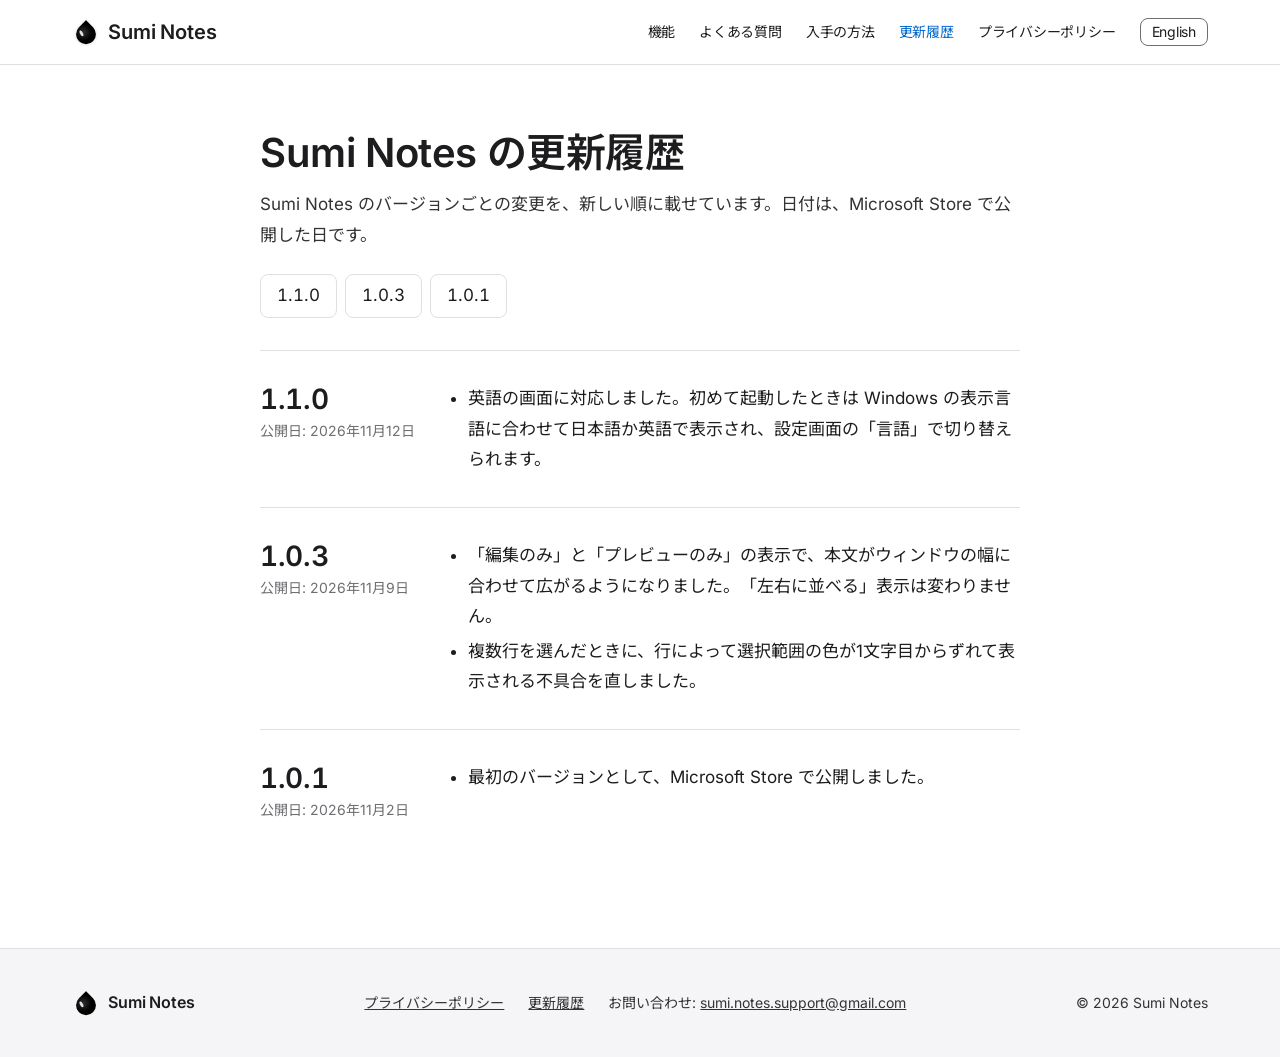
<file: changelog.html>
<!doctype html>
<html lang="ja">
  <head>
    <meta charset="utf-8" />
    <meta
      http-equiv="Content-Security-Policy"
      content="default-src 'none'; script-src 'self'; style-src 'self'; font-src 'self'; img-src 'self'; base-uri 'none'; form-action 'none'; object-src 'none'"
    />
    <meta name="viewport" content="width=device-width, initial-scale=1" />
    <meta name="referrer" content="no-referrer" />
    <title>更新履歴 — Sumi Notes</title>
    <meta
      name="description"
      content="Windows のノートアプリ「Sumi Notes」の更新履歴です。バージョンごとの変更を、新しい順に載せています。"
    />
    <link rel="alternate" hreflang="ja" href="changelog.html" />
    <link rel="alternate" hreflang="en" href="en/changelog.html" />
    <link rel="icon" href="images/favicon.svg" type="image/svg+xml" />
    <link rel="stylesheet" href="css/fonts.css" />
    <link rel="stylesheet" href="css/tokens.css" />
    <link rel="stylesheet" href="css/site.css" />
    <!-- main.js: ページの中のリンク（#v1.0.3 など）の滑らかなスクロール。このページには data-reveal が無いので、フェードインは起きない -->
    <script src="js/main.js"></script>
    <script src="js/nav.js"></script>
  </head>
  <body>
    <header class="site-header" data-testid="site-header">
      <div class="site-header__inner">
        <a class="brand" href="index.html" data-testid="brand-link">
          <svg class="brand__mark" viewBox="107 47 810 930" aria-hidden="true" focusable="false">
            <defs>
              <radialGradient
                id="brand-ink"
                gradientUnits="userSpaceOnUse"
                cx="422"
                cy="526"
                r="468"
              >
                <stop offset="0" class="brand__stop-ink-soft" />
                <stop offset="0.6" class="brand__stop-ink" />
              </radialGradient>
            </defs>
            <path
              class="brand__rim"
              d="M 512.0 76.9 L 766.6 331.4 A 360 360 0 1 1 257.4 331.4 Z"
              fill="url(#brand-ink)"
              stroke-width="60"
              stroke-linejoin="round"
            />
            <ellipse
              class="brand__light"
              cx="362"
              cy="556"
              rx="48"
              ry="104"
              transform="rotate(-28 362 556)"
              opacity="0.9"
            />
          </svg>
          <span class="brand__name">Sumi Notes</span>
        </a>
        <nav class="site-nav" aria-label="サイトの案内" data-site-nav data-testid="site-nav">
          <button
            class="site-nav__toggle"
            type="button"
            aria-label="メニュー"
            aria-expanded="false"
            aria-controls="site-nav-list"
            data-nav-toggle
            data-testid="nav-toggle"
          >
            <span class="site-nav__toggle-bar" aria-hidden="true"></span>
            <span class="site-nav__toggle-bar" aria-hidden="true"></span>
            <span class="site-nav__toggle-bar" aria-hidden="true"></span>
          </button>
          <ul class="site-nav__list" id="site-nav-list" data-testid="nav-list">
            <li>
              <a class="site-nav__link" href="index.html#features" data-testid="nav-features"
                >機能</a
              >
            </li>
            <li>
              <a class="site-nav__link" href="index.html#faq" data-testid="nav-faq">よくある質問</a>
            </li>
            <li>
              <a class="site-nav__link" href="index.html#download" data-testid="nav-download"
                >入手の方法</a
              >
            </li>
            <li>
              <a
                class="site-nav__link"
                href="changelog.html"
                aria-current="page"
                data-testid="nav-changelog"
                >更新履歴</a
              >
            </li>
            <li>
              <a class="site-nav__link" href="privacy.html" data-testid="nav-privacy"
                >プライバシーポリシー</a
              >
            </li>
          </ul>
          <a
            class="site-nav__lang"
            href="en/changelog.html"
            hreflang="en"
            lang="en"
            data-testid="lang-switch"
            >English</a
          >
        </nav>
      </div>
    </header>

    <main id="main" class="prose-page">
      <article class="prose changelog" data-testid="changelog">
        <h1 class="prose__title">Sumi Notes の更新履歴</h1>

        <p class="changelog__lead" data-testid="changelog-lead">
          Sumi Notes のバージョンごとの変更を、新しい順に載せています。日付は、Microsoft Store
          で公開した日です。
        </p>

        <nav class="changelog__index" aria-label="バージョンの一覧" data-testid="changelog-index">
          <ul class="changelog__index-list">
            <li>
              <a class="changelog__index-link" href="#v1.1.0" data-testid="changelog-index-1.1.0"
                >1.1.0</a
              >
            </li>
            <li>
              <a class="changelog__index-link" href="#v1.0.3" data-testid="changelog-index-1.0.3"
                >1.0.3</a
              >
            </li>
            <li>
              <a class="changelog__index-link" href="#v1.0.1" data-testid="changelog-index-1.0.1"
                >1.0.1</a
              >
            </li>
          </ul>
        </nav>

        <section class="changelog__release" data-testid="release-1.1.0" data-version="1.1.0">
          <h2 class="changelog__version" id="v1.1.0" data-testid="release-version-1.1.0">1.1.0</h2>
          <p class="changelog__date" data-testid="release-date-1.1.0">
            公開日:
            <time datetime="2026-11-12">2026年11月12日</time>
          </p>
          <ul class="changelog__changes" data-testid="release-changes-1.1.0">
            <li>
              英語の画面に対応しました。初めて起動したときは Windows
              の表示言語に合わせて日本語か英語で表示され、設定画面の「言語」で切り替えられます。
            </li>
          </ul>
        </section>

        <section class="changelog__release" data-testid="release-1.0.3" data-version="1.0.3">
          <h2 class="changelog__version" id="v1.0.3" data-testid="release-version-1.0.3">1.0.3</h2>
          <p class="changelog__date" data-testid="release-date-1.0.3">
            公開日: <time datetime="2026-11-09">2026年11月9日</time>
          </p>
          <ul class="changelog__changes" data-testid="release-changes-1.0.3">
            <li>
              「編集のみ」と「プレビューのみ」の表示で、本文がウィンドウの幅に合わせて広がるようになりました。「左右に並べる」表示は変わりません。
            </li>
            <li>
              複数行を選んだときに、行によって選択範囲の色が1文字目からずれて表示される不具合を直しました。
            </li>
          </ul>
        </section>

        <section class="changelog__release" data-testid="release-1.0.1" data-version="1.0.1">
          <h2 class="changelog__version" id="v1.0.1" data-testid="release-version-1.0.1">1.0.1</h2>
          <p class="changelog__date" data-testid="release-date-1.0.1">
            公開日: <time datetime="2026-11-02">2026年11月2日</time>
          </p>
          <ul class="changelog__changes" data-testid="release-changes-1.0.1">
            <li>最初のバージョンとして、Microsoft Store で公開しました。</li>
          </ul>
        </section>
      </article>
    </main>

    <footer class="site-footer" data-testid="site-footer">
      <div class="site-footer__inner">
        <a class="brand brand--footer" href="index.html">
          <svg class="brand__mark" viewBox="107 47 810 930" aria-hidden="true" focusable="false">
            <defs>
              <radialGradient
                id="brand-ink-footer"
                gradientUnits="userSpaceOnUse"
                cx="422"
                cy="526"
                r="468"
              >
                <stop offset="0" class="brand__stop-ink-soft" />
                <stop offset="0.6" class="brand__stop-ink" />
              </radialGradient>
            </defs>
            <path
              class="brand__rim"
              d="M 512.0 76.9 L 766.6 331.4 A 360 360 0 1 1 257.4 331.4 Z"
              fill="url(#brand-ink-footer)"
              stroke-width="60"
              stroke-linejoin="round"
            />
            <ellipse
              class="brand__light"
              cx="362"
              cy="556"
              rx="48"
              ry="104"
              transform="rotate(-28 362 556)"
              opacity="0.9"
            />
          </svg>
          <span class="brand__name">Sumi Notes</span>
        </a>
        <ul class="site-footer__links">
          <li>
            <a class="site-footer__link" href="privacy.html" data-testid="footer-privacy"
              >プライバシーポリシー</a
            >
          </li>
          <li>
            <a class="site-footer__link" href="changelog.html" data-testid="footer-changelog"
              >更新履歴</a
            >
          </li>
          <li>
            お問い合わせ:
            <a
              class="site-footer__link"
              href="mailto:sumi.notes.support@gmail.com"
              data-testid="footer-contact"
              >sumi.notes.support@gmail.com</a
            >
          </li>
        </ul>
        <p class="site-footer__copyright" data-testid="footer-copyright">© 2026 Sumi Notes</p>
      </div>
    </footer>
  </body>
</html>
</file>
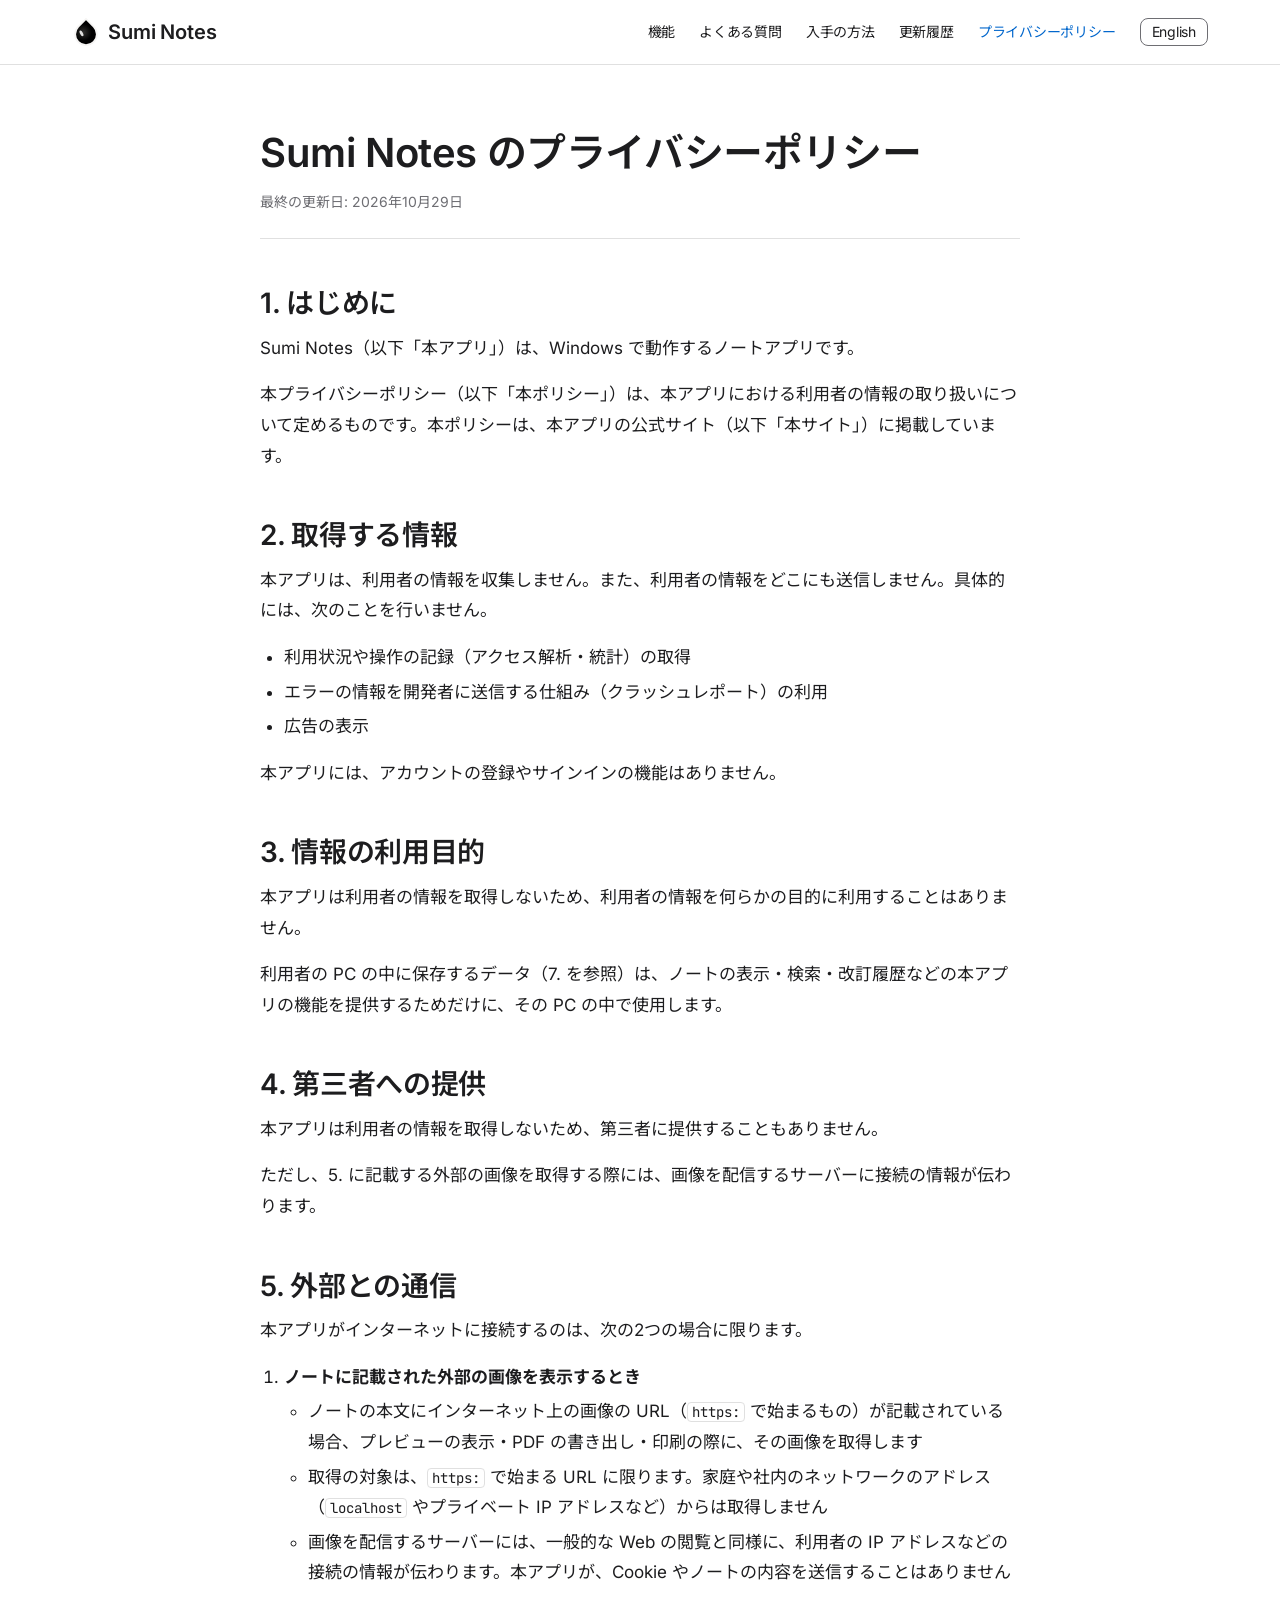
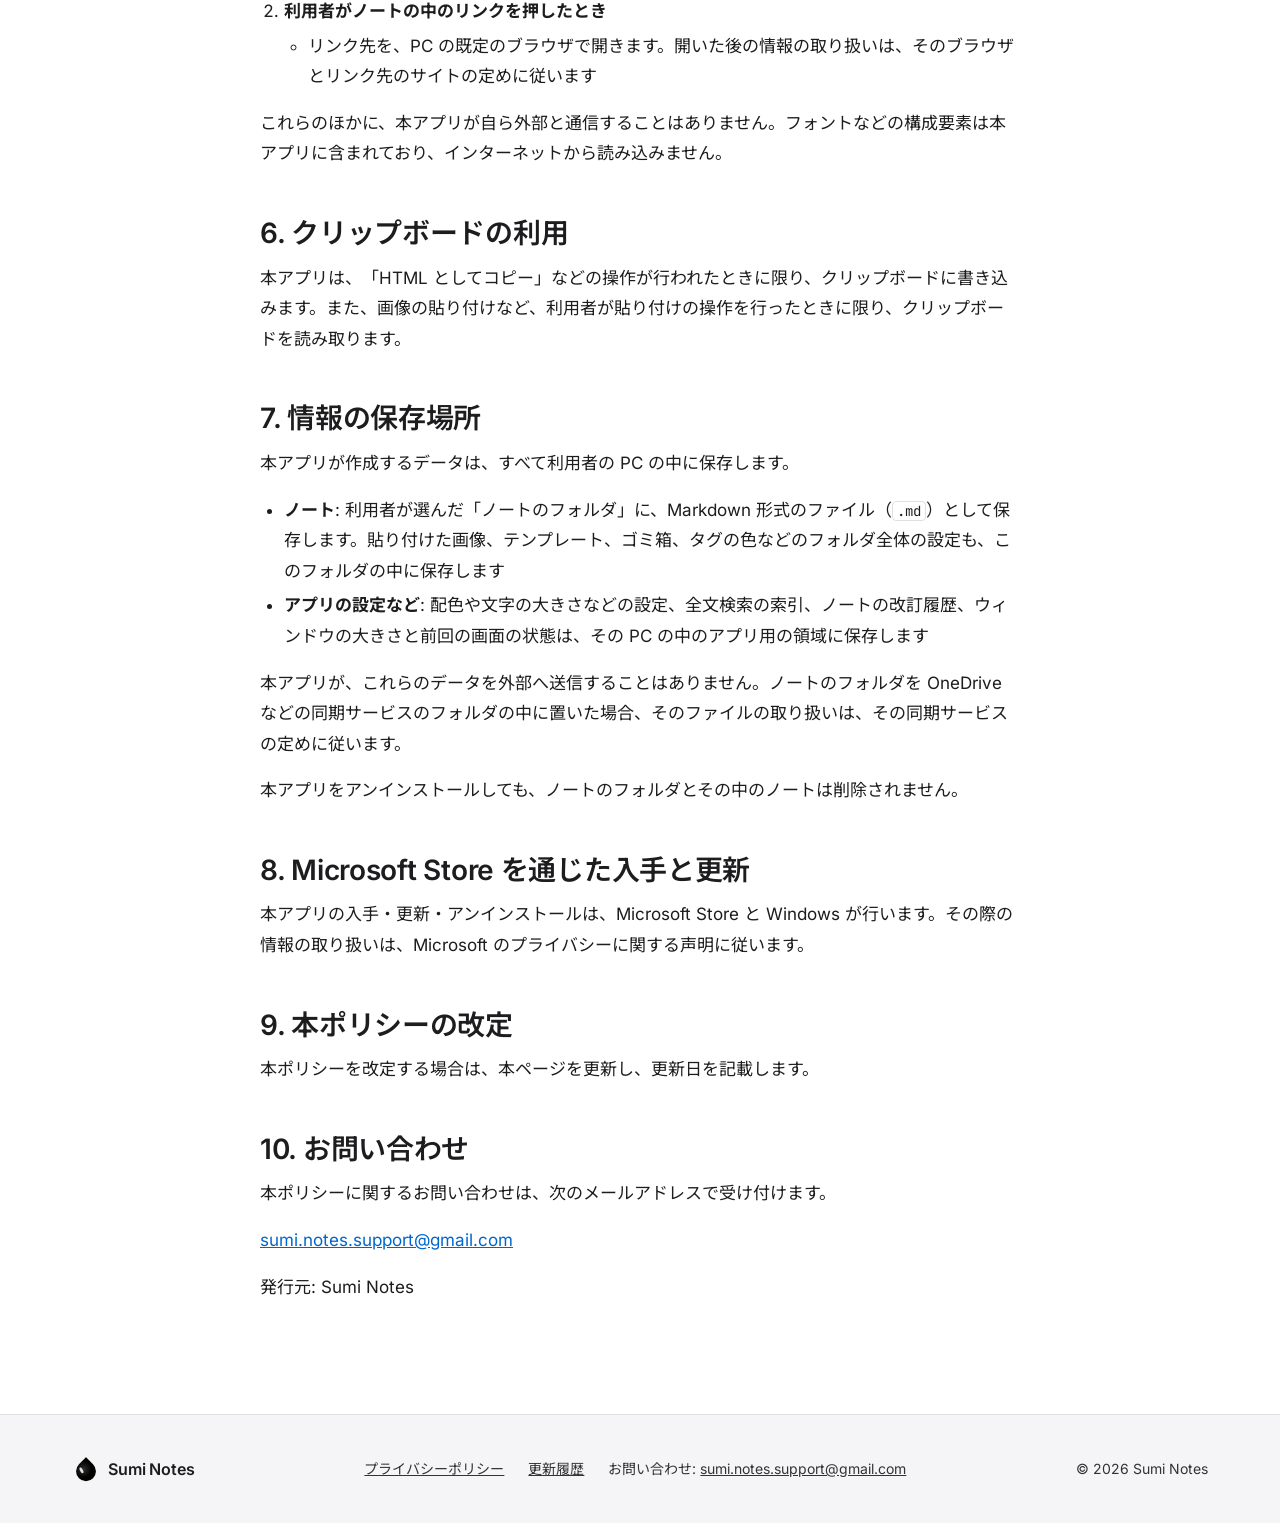
<file: privacy.html>
<!doctype html>
<html lang="ja">
  <head>
    <meta charset="utf-8" />
    <meta
      http-equiv="Content-Security-Policy"
      content="default-src 'none'; script-src 'self'; style-src 'self'; font-src 'self'; img-src 'self'; base-uri 'none'; form-action 'none'; object-src 'none'"
    />
    <meta name="viewport" content="width=device-width, initial-scale=1" />
    <meta name="referrer" content="no-referrer" />
    <title>プライバシーポリシー — Sumi Notes</title>
    <meta
      name="description"
      content="Windows のノートアプリ「Sumi Notes」のプライバシーポリシーです。"
    />
    <link rel="alternate" hreflang="ja" href="privacy.html" />
    <link rel="alternate" hreflang="en" href="en/privacy.html" />
    <link rel="icon" href="images/favicon.svg" type="image/svg+xml" />
    <link rel="stylesheet" href="css/fonts.css" />
    <link rel="stylesheet" href="css/tokens.css" />
    <link rel="stylesheet" href="css/site.css" />
    <!-- defer にしない: 表示の前に <html> に .nav-ready を付けるため（ヘッダーのメニュー） -->
    <script src="js/nav.js"></script>
  </head>
  <body>
    <header class="site-header" data-testid="site-header">
      <div class="site-header__inner">
        <a class="brand" href="index.html" data-testid="brand-link">
          <svg class="brand__mark" viewBox="107 47 810 930" aria-hidden="true" focusable="false">
            <defs>
              <radialGradient
                id="brand-ink"
                gradientUnits="userSpaceOnUse"
                cx="422"
                cy="526"
                r="468"
              >
                <stop offset="0" class="brand__stop-ink-soft" />
                <stop offset="0.6" class="brand__stop-ink" />
              </radialGradient>
            </defs>
            <path
              class="brand__rim"
              d="M 512.0 76.9 L 766.6 331.4 A 360 360 0 1 1 257.4 331.4 Z"
              fill="url(#brand-ink)"
              stroke-width="60"
              stroke-linejoin="round"
            />
            <ellipse
              class="brand__light"
              cx="362"
              cy="556"
              rx="48"
              ry="104"
              transform="rotate(-28 362 556)"
              opacity="0.9"
            />
          </svg>
          <span class="brand__name">Sumi Notes</span>
        </a>
        <nav class="site-nav" aria-label="サイトの案内" data-site-nav data-testid="site-nav">
          <button
            class="site-nav__toggle"
            type="button"
            aria-label="メニュー"
            aria-expanded="false"
            aria-controls="site-nav-list"
            data-nav-toggle
            data-testid="nav-toggle"
          >
            <span class="site-nav__toggle-bar" aria-hidden="true"></span>
            <span class="site-nav__toggle-bar" aria-hidden="true"></span>
            <span class="site-nav__toggle-bar" aria-hidden="true"></span>
          </button>
          <ul class="site-nav__list" id="site-nav-list" data-testid="nav-list">
            <li>
              <a class="site-nav__link" href="index.html#features" data-testid="nav-features"
                >機能</a
              >
            </li>
            <li>
              <a class="site-nav__link" href="index.html#faq" data-testid="nav-faq">よくある質問</a>
            </li>
            <li>
              <a class="site-nav__link" href="index.html#download" data-testid="nav-download"
                >入手の方法</a
              >
            </li>
            <li>
              <a class="site-nav__link" href="changelog.html" data-testid="nav-changelog"
                >更新履歴</a
              >
            </li>
            <li>
              <a
                class="site-nav__link"
                href="privacy.html"
                aria-current="page"
                data-testid="nav-privacy"
                >プライバシーポリシー</a
              >
            </li>
          </ul>
          <a
            class="site-nav__lang"
            href="en/privacy.html"
            hreflang="en"
            lang="en"
            data-testid="lang-switch"
            >English</a
          >
        </nav>
      </div>
    </header>

    <main id="main" class="prose-page">
      <article class="prose" data-testid="privacy-policy">
        <h1 class="prose__title">Sumi Notes のプライバシーポリシー</h1>

        <p class="prose__updated" data-testid="privacy-updated">
          最終の更新日: <time datetime="2026-10-29">2026年10月29日</time>
        </p>

        <h2>1. はじめに</h2>
        <p>Sumi Notes（以下「本アプリ」）は、Windows で動作するノートアプリです。</p>
        <p>
          本プライバシーポリシー（以下「本ポリシー」）は、本アプリにおける利用者の情報の取り扱いについて定めるものです。本ポリシーは、本アプリの公式サイト（以下「本サイト」）に掲載しています。
        </p>

        <h2>2. 取得する情報</h2>
        <p>
          本アプリは、利用者の情報を収集しません。また、利用者の情報をどこにも送信しません。具体的には、次のことを行いません。
        </p>
        <ul>
          <li>利用状況や操作の記録（アクセス解析・統計）の取得</li>
          <li>エラーの情報を開発者に送信する仕組み（クラッシュレポート）の利用</li>
          <li>広告の表示</li>
        </ul>
        <p>本アプリには、アカウントの登録やサインインの機能はありません。</p>

        <h2>3. 情報の利用目的</h2>
        <p>
          本アプリは利用者の情報を取得しないため、利用者の情報を何らかの目的に利用することはありません。
        </p>
        <p>
          利用者の PC の中に保存するデータ（7.
          を参照）は、ノートの表示・検索・改訂履歴などの本アプリの機能を提供するためだけに、その PC
          の中で使用します。
        </p>

        <h2>4. 第三者への提供</h2>
        <p>本アプリは利用者の情報を取得しないため、第三者に提供することもありません。</p>
        <p>
          ただし、5.
          に記載する外部の画像を取得する際には、画像を配信するサーバーに接続の情報が伝わります。
        </p>

        <h2>5. 外部との通信</h2>
        <p>本アプリがインターネットに接続するのは、次の2つの場合に限ります。</p>
        <ol>
          <li>
            <strong>ノートに記載された外部の画像を表示するとき</strong>
            <ul>
              <li>
                ノートの本文にインターネット上の画像の URL（<code>https:</code>
                で始まるもの）が記載されている場合、プレビューの表示・PDF
                の書き出し・印刷の際に、その画像を取得します
              </li>
              <li>
                取得の対象は、<code>https:</code> で始まる URL
                に限ります。家庭や社内のネットワークのアドレス（<code>localhost</code>
                やプライベート IP アドレスなど）からは取得しません
              </li>
              <li>
                画像を配信するサーバーには、一般的な Web の閲覧と同様に、利用者の IP
                アドレスなどの接続の情報が伝わります。本アプリが、Cookie
                やノートの内容を送信することはありません
              </li>
            </ul>
          </li>
          <li>
            <strong>利用者がノートの中のリンクを押したとき</strong>
            <ul>
              <li>
                リンク先を、PC
                の既定のブラウザで開きます。開いた後の情報の取り扱いは、そのブラウザとリンク先のサイトの定めに従います
              </li>
            </ul>
          </li>
        </ol>
        <p>
          これらのほかに、本アプリが自ら外部と通信することはありません。フォントなどの構成要素は本アプリに含まれており、インターネットから読み込みません。
        </p>

        <h2>6. クリップボードの利用</h2>
        <p>
          本アプリは、「HTML
          としてコピー」などの操作が行われたときに限り、クリップボードに書き込みます。また、画像の貼り付けなど、利用者が貼り付けの操作を行ったときに限り、クリップボードを読み取ります。
        </p>

        <h2>7. 情報の保存場所</h2>
        <p>本アプリが作成するデータは、すべて利用者の PC の中に保存します。</p>
        <ul>
          <li>
            <strong>ノート</strong>: 利用者が選んだ「ノートのフォルダ」に、Markdown
            形式のファイル（<code>.md</code>）として保存します。貼り付けた画像、テンプレート、ゴミ箱、タグの色などのフォルダ全体の設定も、このフォルダの中に保存します
          </li>
          <li>
            <strong>アプリの設定など</strong>:
            配色や文字の大きさなどの設定、全文検索の索引、ノートの改訂履歴、ウィンドウの大きさと前回の画面の状態は、その
            PC の中のアプリ用の領域に保存します
          </li>
        </ul>
        <p>
          本アプリが、これらのデータを外部へ送信することはありません。ノートのフォルダを OneDrive
          などの同期サービスのフォルダの中に置いた場合、そのファイルの取り扱いは、その同期サービスの定めに従います。
        </p>
        <p>本アプリをアンインストールしても、ノートのフォルダとその中のノートは削除されません。</p>

        <h2>8. Microsoft Store を通じた入手と更新</h2>
        <p>
          本アプリの入手・更新・アンインストールは、Microsoft Store と Windows
          が行います。その際の情報の取り扱いは、Microsoft のプライバシーに関する声明に従います。
        </p>

        <h2>9. 本ポリシーの改定</h2>
        <p>本ポリシーを改定する場合は、本ページを更新し、更新日を記載します。</p>

        <h2>10. お問い合わせ</h2>
        <p>本ポリシーに関するお問い合わせは、次のメールアドレスで受け付けます。</p>
        <p>
          <a href="mailto:sumi.notes.support@gmail.com" data-testid="privacy-contact"
            >sumi.notes.support@gmail.com</a
          >
        </p>
        <p>発行元: Sumi Notes</p>
      </article>
    </main>

    <footer class="site-footer" data-testid="site-footer">
      <div class="site-footer__inner">
        <a class="brand brand--footer" href="index.html">
          <svg class="brand__mark" viewBox="107 47 810 930" aria-hidden="true" focusable="false">
            <defs>
              <radialGradient
                id="brand-ink-footer"
                gradientUnits="userSpaceOnUse"
                cx="422"
                cy="526"
                r="468"
              >
                <stop offset="0" class="brand__stop-ink-soft" />
                <stop offset="0.6" class="brand__stop-ink" />
              </radialGradient>
            </defs>
            <path
              class="brand__rim"
              d="M 512.0 76.9 L 766.6 331.4 A 360 360 0 1 1 257.4 331.4 Z"
              fill="url(#brand-ink-footer)"
              stroke-width="60"
              stroke-linejoin="round"
            />
            <ellipse
              class="brand__light"
              cx="362"
              cy="556"
              rx="48"
              ry="104"
              transform="rotate(-28 362 556)"
              opacity="0.9"
            />
          </svg>
          <span class="brand__name">Sumi Notes</span>
        </a>
        <ul class="site-footer__links">
          <li>
            <a class="site-footer__link" href="privacy.html" data-testid="footer-privacy"
              >プライバシーポリシー</a
            >
          </li>
          <li>
            <a class="site-footer__link" href="changelog.html" data-testid="footer-changelog"
              >更新履歴</a
            >
          </li>
          <li>
            お問い合わせ:
            <a
              class="site-footer__link"
              href="mailto:sumi.notes.support@gmail.com"
              data-testid="footer-contact"
              >sumi.notes.support@gmail.com</a
            >
          </li>
        </ul>
        <p class="site-footer__copyright" data-testid="footer-copyright">© 2026 Sumi Notes</p>
      </div>
    </footer>
  </body>
</html>
</file>
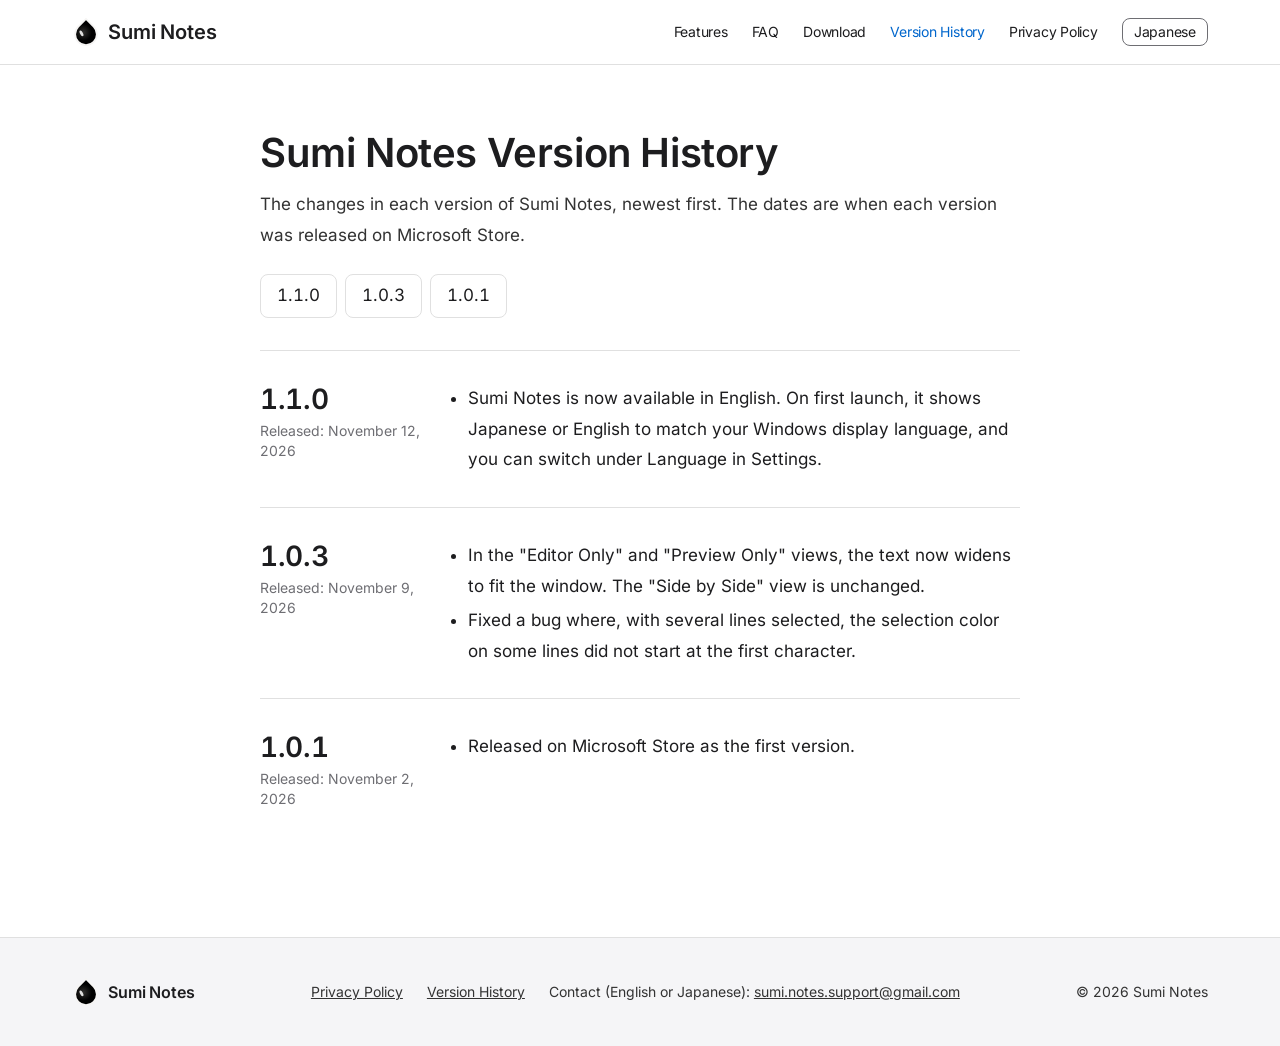
<file: en/changelog.html>
<!doctype html>
<html lang="en">
  <head>
    <meta charset="utf-8" />
    <meta
      http-equiv="Content-Security-Policy"
      content="default-src 'none'; script-src 'self'; style-src 'self'; font-src 'self'; img-src 'self'; base-uri 'none'; form-action 'none'; object-src 'none'"
    />
    <meta name="viewport" content="width=device-width, initial-scale=1" />
    <meta name="referrer" content="no-referrer" />
    <title>Version History — Sumi Notes</title>
    <meta
      name="description"
      content="The version history of Sumi Notes, a note app for Windows. The changes in each version, newest first."
    />
    <link rel="alternate" hreflang="ja" href="../changelog.html" />
    <link rel="alternate" hreflang="en" href="changelog.html" />
    <link rel="icon" href="../images/favicon.svg" type="image/svg+xml" />
    <link rel="stylesheet" href="../css/fonts.css" />
    <link rel="stylesheet" href="../css/tokens.css" />
    <link rel="stylesheet" href="../css/site.css" />
    <!-- main.js: smooth scrolling of the links inside the page (#v1.0.3 and so on). This page has no data-reveal, so nothing fades in -->
    <script src="../js/main.js"></script>
    <script src="../js/nav.js"></script>
  </head>
  <body>
    <header class="site-header" data-testid="site-header">
      <div class="site-header__inner">
        <a class="brand" href="index.html" data-testid="brand-link">
          <svg class="brand__mark" viewBox="107 47 810 930" aria-hidden="true" focusable="false">
            <defs>
              <radialGradient
                id="brand-ink"
                gradientUnits="userSpaceOnUse"
                cx="422"
                cy="526"
                r="468"
              >
                <stop offset="0" class="brand__stop-ink-soft" />
                <stop offset="0.6" class="brand__stop-ink" />
              </radialGradient>
            </defs>
            <path
              class="brand__rim"
              d="M 512.0 76.9 L 766.6 331.4 A 360 360 0 1 1 257.4 331.4 Z"
              fill="url(#brand-ink)"
              stroke-width="60"
              stroke-linejoin="round"
            />
            <ellipse
              class="brand__light"
              cx="362"
              cy="556"
              rx="48"
              ry="104"
              transform="rotate(-28 362 556)"
              opacity="0.9"
            />
          </svg>
          <span class="brand__name">Sumi Notes</span>
        </a>
        <nav class="site-nav" aria-label="Site" data-site-nav data-testid="site-nav">
          <button
            class="site-nav__toggle"
            type="button"
            aria-label="Menu"
            aria-expanded="false"
            aria-controls="site-nav-list"
            data-nav-toggle
            data-testid="nav-toggle"
          >
            <span class="site-nav__toggle-bar" aria-hidden="true"></span>
            <span class="site-nav__toggle-bar" aria-hidden="true"></span>
            <span class="site-nav__toggle-bar" aria-hidden="true"></span>
          </button>
          <ul class="site-nav__list" id="site-nav-list" data-testid="nav-list">
            <li>
              <a class="site-nav__link" href="index.html#features" data-testid="nav-features"
                >Features</a
              >
            </li>
            <li>
              <a class="site-nav__link" href="index.html#faq" data-testid="nav-faq">FAQ</a>
            </li>
            <li>
              <a class="site-nav__link" href="index.html#download" data-testid="nav-download"
                >Download</a
              >
            </li>
            <li>
              <a
                class="site-nav__link"
                href="changelog.html"
                aria-current="page"
                data-testid="nav-changelog"
                >Version History</a
              >
            </li>
            <li>
              <a class="site-nav__link" href="privacy.html" data-testid="nav-privacy"
                >Privacy Policy</a
              >
            </li>
          </ul>
          <a
            class="site-nav__lang"
            href="../changelog.html"
            hreflang="ja"
            data-testid="lang-switch"
            >Japanese</a
          >
        </nav>
      </div>
    </header>

    <main id="main" class="prose-page">
      <article class="prose changelog" data-testid="changelog">
        <h1 class="prose__title">Sumi Notes Version History</h1>

        <p class="changelog__lead" data-testid="changelog-lead">
          The changes in each version of Sumi Notes, newest first. The dates are when each version
          was released on Microsoft Store.
        </p>

        <nav class="changelog__index" aria-label="Versions" data-testid="changelog-index">
          <ul class="changelog__index-list">
            <li>
              <a class="changelog__index-link" href="#v1.1.0" data-testid="changelog-index-1.1.0"
                >1.1.0</a
              >
            </li>
            <li>
              <a class="changelog__index-link" href="#v1.0.3" data-testid="changelog-index-1.0.3"
                >1.0.3</a
              >
            </li>
            <li>
              <a class="changelog__index-link" href="#v1.0.1" data-testid="changelog-index-1.0.1"
                >1.0.1</a
              >
            </li>
          </ul>
        </nav>

        <section class="changelog__release" data-testid="release-1.1.0" data-version="1.1.0">
          <h2 class="changelog__version" id="v1.1.0" data-testid="release-version-1.1.0">1.1.0</h2>
          <p class="changelog__date" data-testid="release-date-1.1.0">
            Released:
            <time datetime="2026-11-12">November 12, 2026</time>
          </p>
          <ul class="changelog__changes" data-testid="release-changes-1.1.0">
            <li>
              Sumi Notes is now available in English. On first launch, it shows Japanese or English
              to match your Windows display language, and you can switch under Language in Settings.
            </li>
          </ul>
        </section>

        <section class="changelog__release" data-testid="release-1.0.3" data-version="1.0.3">
          <h2 class="changelog__version" id="v1.0.3" data-testid="release-version-1.0.3">1.0.3</h2>
          <p class="changelog__date" data-testid="release-date-1.0.3">
            Released: <time datetime="2026-11-09">November 9, 2026</time>
          </p>
          <ul class="changelog__changes" data-testid="release-changes-1.0.3">
            <li>
              In the "Editor Only" and "Preview Only" views, the text now widens to fit the
              window. The "Side by Side" view is unchanged.
            </li>
            <li>
              Fixed a bug where, with several lines selected, the selection color on some lines
              did not start at the first character.
            </li>
          </ul>
        </section>

        <section class="changelog__release" data-testid="release-1.0.1" data-version="1.0.1">
          <h2 class="changelog__version" id="v1.0.1" data-testid="release-version-1.0.1">1.0.1</h2>
          <p class="changelog__date" data-testid="release-date-1.0.1">
            Released: <time datetime="2026-11-02">November 2, 2026</time>
          </p>
          <ul class="changelog__changes" data-testid="release-changes-1.0.1">
            <li>Released on Microsoft Store as the first version.</li>
          </ul>
        </section>
      </article>
    </main>

    <footer class="site-footer" data-testid="site-footer">
      <div class="site-footer__inner">
        <a class="brand brand--footer" href="index.html">
          <svg class="brand__mark" viewBox="107 47 810 930" aria-hidden="true" focusable="false">
            <defs>
              <radialGradient
                id="brand-ink-footer"
                gradientUnits="userSpaceOnUse"
                cx="422"
                cy="526"
                r="468"
              >
                <stop offset="0" class="brand__stop-ink-soft" />
                <stop offset="0.6" class="brand__stop-ink" />
              </radialGradient>
            </defs>
            <path
              class="brand__rim"
              d="M 512.0 76.9 L 766.6 331.4 A 360 360 0 1 1 257.4 331.4 Z"
              fill="url(#brand-ink-footer)"
              stroke-width="60"
              stroke-linejoin="round"
            />
            <ellipse
              class="brand__light"
              cx="362"
              cy="556"
              rx="48"
              ry="104"
              transform="rotate(-28 362 556)"
              opacity="0.9"
            />
          </svg>
          <span class="brand__name">Sumi Notes</span>
        </a>
        <ul class="site-footer__links">
          <li>
            <a class="site-footer__link" href="privacy.html" data-testid="footer-privacy"
              >Privacy Policy</a
            >
          </li>
          <li>
            <a class="site-footer__link" href="changelog.html" data-testid="footer-changelog"
              >Version History</a
            >
          </li>
          <li>
            Contact (English or Japanese):
            <a
              class="site-footer__link"
              href="mailto:sumi.notes.support@gmail.com"
              data-testid="footer-contact"
              >sumi.notes.support@gmail.com</a
            >
          </li>
        </ul>
        <p class="site-footer__copyright" data-testid="footer-copyright">© 2026 Sumi Notes</p>
      </div>
    </footer>
  </body>
</html>
</file>
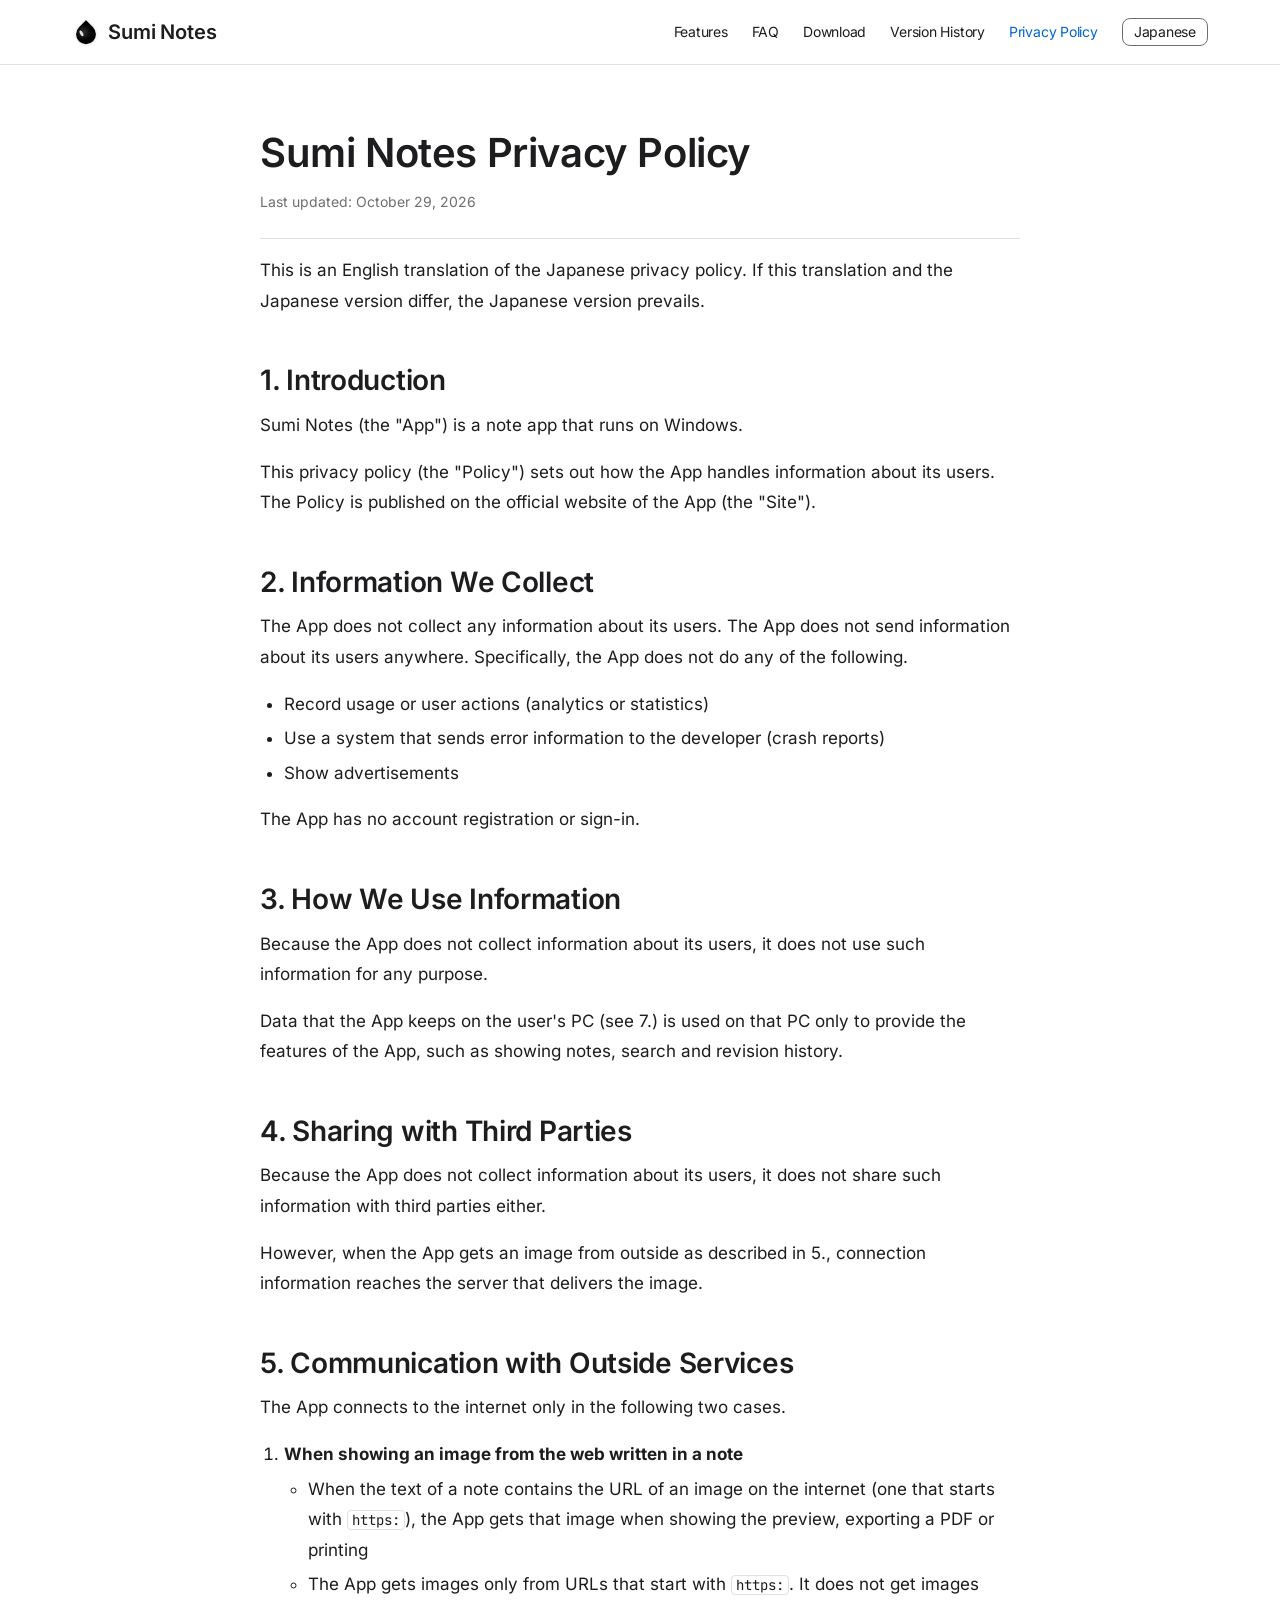
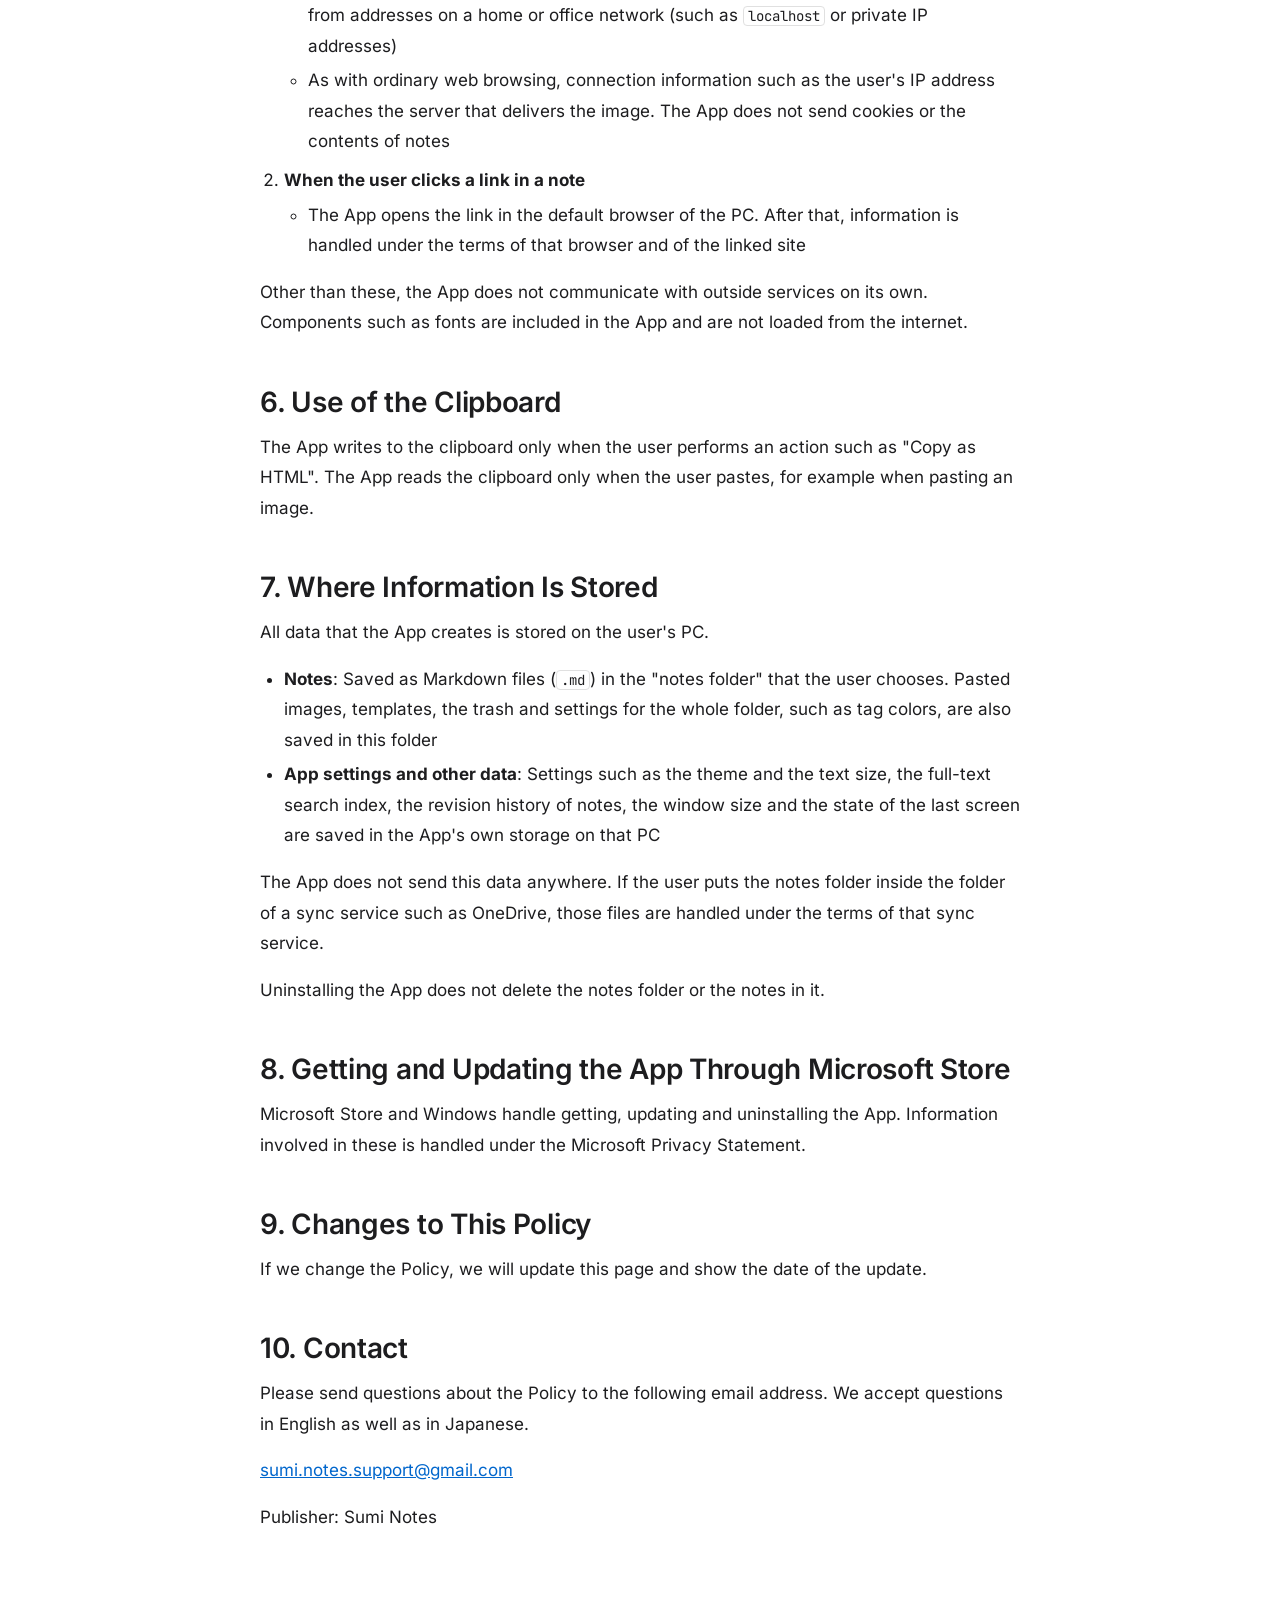
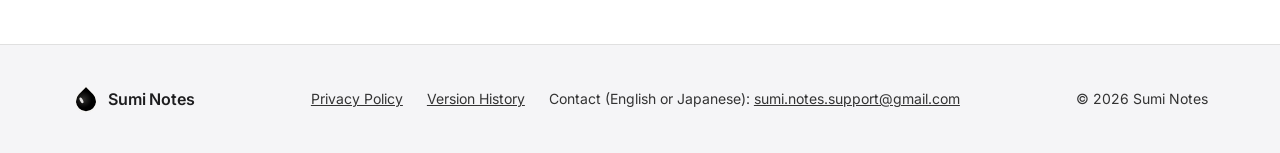
<file: en/privacy.html>
<!doctype html>
<html lang="en">
  <head>
    <meta charset="utf-8" />
    <meta
      http-equiv="Content-Security-Policy"
      content="default-src 'none'; script-src 'self'; style-src 'self'; font-src 'self'; img-src 'self'; base-uri 'none'; form-action 'none'; object-src 'none'"
    />
    <meta name="viewport" content="width=device-width, initial-scale=1" />
    <meta name="referrer" content="no-referrer" />
    <title>Privacy Policy — Sumi Notes</title>
    <meta name="description" content="The privacy policy of Sumi Notes, a note app for Windows." />
    <link rel="alternate" hreflang="ja" href="../privacy.html" />
    <link rel="alternate" hreflang="en" href="privacy.html" />
    <link rel="icon" href="../images/favicon.svg" type="image/svg+xml" />
    <link rel="stylesheet" href="../css/fonts.css" />
    <link rel="stylesheet" href="../css/tokens.css" />
    <link rel="stylesheet" href="../css/site.css" />
    <!-- not deferred: adds .nav-ready to <html> before the page is shown (the header's menu) -->
    <script src="../js/nav.js"></script>
  </head>
  <body>
    <header class="site-header" data-testid="site-header">
      <div class="site-header__inner">
        <a class="brand" href="index.html" data-testid="brand-link">
          <svg class="brand__mark" viewBox="107 47 810 930" aria-hidden="true" focusable="false">
            <defs>
              <radialGradient
                id="brand-ink"
                gradientUnits="userSpaceOnUse"
                cx="422"
                cy="526"
                r="468"
              >
                <stop offset="0" class="brand__stop-ink-soft" />
                <stop offset="0.6" class="brand__stop-ink" />
              </radialGradient>
            </defs>
            <path
              class="brand__rim"
              d="M 512.0 76.9 L 766.6 331.4 A 360 360 0 1 1 257.4 331.4 Z"
              fill="url(#brand-ink)"
              stroke-width="60"
              stroke-linejoin="round"
            />
            <ellipse
              class="brand__light"
              cx="362"
              cy="556"
              rx="48"
              ry="104"
              transform="rotate(-28 362 556)"
              opacity="0.9"
            />
          </svg>
          <span class="brand__name">Sumi Notes</span>
        </a>
        <nav class="site-nav" aria-label="Site" data-site-nav data-testid="site-nav">
          <button
            class="site-nav__toggle"
            type="button"
            aria-label="Menu"
            aria-expanded="false"
            aria-controls="site-nav-list"
            data-nav-toggle
            data-testid="nav-toggle"
          >
            <span class="site-nav__toggle-bar" aria-hidden="true"></span>
            <span class="site-nav__toggle-bar" aria-hidden="true"></span>
            <span class="site-nav__toggle-bar" aria-hidden="true"></span>
          </button>
          <ul class="site-nav__list" id="site-nav-list" data-testid="nav-list">
            <li>
              <a class="site-nav__link" href="index.html#features" data-testid="nav-features"
                >Features</a
              >
            </li>
            <li>
              <a class="site-nav__link" href="index.html#faq" data-testid="nav-faq">FAQ</a>
            </li>
            <li>
              <a class="site-nav__link" href="index.html#download" data-testid="nav-download"
                >Download</a
              >
            </li>
            <li>
              <a class="site-nav__link" href="changelog.html" data-testid="nav-changelog"
                >Version History</a
              >
            </li>
            <li>
              <a
                class="site-nav__link"
                href="privacy.html"
                aria-current="page"
                data-testid="nav-privacy"
                >Privacy Policy</a
              >
            </li>
          </ul>
          <a
            class="site-nav__lang"
            href="../privacy.html"
            hreflang="ja"
            data-testid="lang-switch"
            >Japanese</a
          >
        </nav>
      </div>
    </header>

    <main id="main" class="prose-page">
      <article class="prose" data-testid="privacy-policy">
        <h1 class="prose__title">Sumi Notes Privacy Policy</h1>

        <p class="prose__updated" data-testid="privacy-updated">
          Last updated: <time datetime="2026-10-29">October 29, 2026</time>
        </p>

        <p data-testid="privacy-translation-note">
          This is an English translation of the Japanese privacy policy. If this translation and
          the Japanese version differ, the Japanese version prevails.
        </p>

        <h2>1. Introduction</h2>
        <p>Sumi Notes (the "App") is a note app that runs on Windows.</p>
        <p>
          This privacy policy (the "Policy") sets out how the App handles information about its
          users. The Policy is published on the official website of the App (the "Site").
        </p>

        <h2>2. Information We Collect</h2>
        <p>
          The App does not collect any information about its users. The App does not send
          information about its users anywhere. Specifically, the App does not do any of the
          following.
        </p>
        <ul>
          <li>Record usage or user actions (analytics or statistics)</li>
          <li>Use a system that sends error information to the developer (crash reports)</li>
          <li>Show advertisements</li>
        </ul>
        <p>The App has no account registration or sign-in.</p>

        <h2>3. How We Use Information</h2>
        <p>
          Because the App does not collect information about its users, it does not use such
          information for any purpose.
        </p>
        <p>
          Data that the App keeps on the user's PC (see 7.) is used on that PC only to provide the
          features of the App, such as showing notes, search and revision history.
        </p>

        <h2>4. Sharing with Third Parties</h2>
        <p>
          Because the App does not collect information about its users, it does not share such
          information with third parties either.
        </p>
        <p>
          However, when the App gets an image from outside as described in 5., connection
          information reaches the server that delivers the image.
        </p>

        <h2>5. Communication with Outside Services</h2>
        <p>The App connects to the internet only in the following two cases.</p>
        <ol>
          <li>
            <strong>When showing an image from the web written in a note</strong>
            <ul>
              <li>
                When the text of a note contains the URL of an image on the internet (one that
                starts with <code>https:</code>), the App gets that image when showing the
                preview, exporting a PDF or printing
              </li>
              <li>
                The App gets images only from URLs that start with <code>https:</code>. It does
                not get images from addresses on a home or office network (such as
                <code>localhost</code> or private IP addresses)
              </li>
              <li>
                As with ordinary web browsing, connection information such as the user's IP
                address reaches the server that delivers the image. The App does not send cookies
                or the contents of notes
              </li>
            </ul>
          </li>
          <li>
            <strong>When the user clicks a link in a note</strong>
            <ul>
              <li>
                The App opens the link in the default browser of the PC. After that, information
                is handled under the terms of that browser and of the linked site
              </li>
            </ul>
          </li>
        </ol>
        <p>
          Other than these, the App does not communicate with outside services on its own.
          Components such as fonts are included in the App and are not loaded from the internet.
        </p>

        <h2>6. Use of the Clipboard</h2>
        <p>
          The App writes to the clipboard only when the user performs an action such as "Copy as
          HTML". The App reads the clipboard only when the user pastes, for example when pasting
          an image.
        </p>

        <h2>7. Where Information Is Stored</h2>
        <p>All data that the App creates is stored on the user's PC.</p>
        <ul>
          <li>
            <strong>Notes</strong>: Saved as Markdown files (<code>.md</code>) in the "notes
            folder" that the user chooses. Pasted images, templates, the trash and settings for
            the whole folder, such as tag colors, are also saved in this folder
          </li>
          <li>
            <strong>App settings and other data</strong>: Settings such as the theme and the text
            size, the full-text search index, the revision history of notes, the window size and
            the state of the last screen are saved in the App's own storage on that PC
          </li>
        </ul>
        <p>
          The App does not send this data anywhere. If the user puts the notes folder inside the
          folder of a sync service such as OneDrive, those files are handled under the terms of
          that sync service.
        </p>
        <p>Uninstalling the App does not delete the notes folder or the notes in it.</p>

        <h2>8. Getting and Updating the App Through Microsoft Store</h2>
        <p>
          Microsoft Store and Windows handle getting, updating and uninstalling the App.
          Information involved in these is handled under the Microsoft Privacy Statement.
        </p>

        <h2>9. Changes to This Policy</h2>
        <p>If we change the Policy, we will update this page and show the date of the update.</p>

        <h2>10. Contact</h2>
        <p>
          Please send questions about the Policy to the following email address. We accept
          questions in English as well as in Japanese.
        </p>
        <p>
          <a href="mailto:sumi.notes.support@gmail.com" data-testid="privacy-contact"
            >sumi.notes.support@gmail.com</a
          >
        </p>
        <p>Publisher: Sumi Notes</p>
      </article>
    </main>

    <footer class="site-footer" data-testid="site-footer">
      <div class="site-footer__inner">
        <a class="brand brand--footer" href="index.html">
          <svg class="brand__mark" viewBox="107 47 810 930" aria-hidden="true" focusable="false">
            <defs>
              <radialGradient
                id="brand-ink-footer"
                gradientUnits="userSpaceOnUse"
                cx="422"
                cy="526"
                r="468"
              >
                <stop offset="0" class="brand__stop-ink-soft" />
                <stop offset="0.6" class="brand__stop-ink" />
              </radialGradient>
            </defs>
            <path
              class="brand__rim"
              d="M 512.0 76.9 L 766.6 331.4 A 360 360 0 1 1 257.4 331.4 Z"
              fill="url(#brand-ink-footer)"
              stroke-width="60"
              stroke-linejoin="round"
            />
            <ellipse
              class="brand__light"
              cx="362"
              cy="556"
              rx="48"
              ry="104"
              transform="rotate(-28 362 556)"
              opacity="0.9"
            />
          </svg>
          <span class="brand__name">Sumi Notes</span>
        </a>
        <ul class="site-footer__links">
          <li>
            <a class="site-footer__link" href="privacy.html" data-testid="footer-privacy"
              >Privacy Policy</a
            >
          </li>
          <li>
            <a class="site-footer__link" href="changelog.html" data-testid="footer-changelog"
              >Version History</a
            >
          </li>
          <li>
            Contact (English or Japanese):
            <a
              class="site-footer__link"
              href="mailto:sumi.notes.support@gmail.com"
              data-testid="footer-contact"
              >sumi.notes.support@gmail.com</a
            >
          </li>
        </ul>
        <p class="site-footer__copyright" data-testid="footer-copyright">© 2026 Sumi Notes</p>
      </div>
    </footer>
  </body>
</html>
</file>
<file: css/fonts.css>
/*
 * GENERATED by scripts/site/fonts.mjs (npm run site:fonts). Do not edit by hand.
 * Inter, Noto Sans JP and JetBrains Mono (SIL Open Font License 1.1; the licences are
 * fonts/LICENSE-*.txt). The files are in this site; nothing is loaded from elsewhere.
 * Noto Sans JP: only the unicode-range chunks of the characters used on the pages.
 */

@font-face {
  font-family: 'Inter';
  font-style: normal;
  font-display: swap;
  font-weight: 400;
  src: url('../fonts/inter-latin-400-normal.woff2') format('woff2');
  unicode-range: U+0000-00FF,U+0131,U+0152-0153,U+02BB-02BC,U+02C6,U+02DA,U+02DC,U+0304,U+0308,U+0329,U+2000-206F,U+20AC,U+2122,U+2191,U+2193,U+2212,U+2215,U+FEFF,U+FFFD;
}

@font-face {
  font-family: 'Inter';
  font-style: normal;
  font-display: swap;
  font-weight: 500;
  src: url('../fonts/inter-latin-500-normal.woff2') format('woff2');
  unicode-range: U+0000-00FF,U+0131,U+0152-0153,U+02BB-02BC,U+02C6,U+02DA,U+02DC,U+0304,U+0308,U+0329,U+2000-206F,U+20AC,U+2122,U+2191,U+2193,U+2212,U+2215,U+FEFF,U+FFFD;
}

@font-face {
  font-family: 'Inter';
  font-style: normal;
  font-display: swap;
  font-weight: 600;
  src: url('../fonts/inter-latin-600-normal.woff2') format('woff2');
  unicode-range: U+0000-00FF,U+0131,U+0152-0153,U+02BB-02BC,U+02C6,U+02DA,U+02DC,U+0304,U+0308,U+0329,U+2000-206F,U+20AC,U+2122,U+2191,U+2193,U+2212,U+2215,U+FEFF,U+FFFD;
}

@font-face {
  font-family: 'Inter';
  font-style: normal;
  font-display: swap;
  font-weight: 700;
  src: url('../fonts/inter-latin-700-normal.woff2') format('woff2');
  unicode-range: U+0000-00FF,U+0131,U+0152-0153,U+02BB-02BC,U+02C6,U+02DA,U+02DC,U+0304,U+0308,U+0329,U+2000-206F,U+20AC,U+2122,U+2191,U+2193,U+2212,U+2215,U+FEFF,U+FFFD;
}

@font-face {
  font-family: 'JetBrains Mono';
  font-style: normal;
  font-display: swap;
  font-weight: 400;
  src: url('../fonts/jetbrains-mono-latin-400-normal.woff2') format('woff2');
  unicode-range: U+0000-00FF,U+0131,U+0152-0153,U+02BB-02BC,U+02C6,U+02DA,U+02DC,U+0304,U+0308,U+0329,U+2000-206F,U+20AC,U+2122,U+2191,U+2193,U+2212,U+2215,U+FEFF,U+FFFD;
}

@font-face {
  font-family: 'Noto Sans JP';
  font-style: normal;
  font-display: swap;
  font-weight: 400;
  src: url('../fonts/noto-sans-jp-82-400-normal.woff2') format('woff2');
  unicode-range: U+2103,U+5049,U+52b1,U+5320,U+5553,U+572d,U+58c7,U+5b5d,U+5bc2,U+5de3,U+5e61,U+5f80,U+61a9,U+67d0,U+67f4,U+6c88,U+6ca1,U+6ce5,U+6d78,U+6e9c,U+6f54,U+731b,U+73b2,U+74a7,U+74f6,U+75e9,U+7b20,U+7c8b,U+7f72,U+809d,U+8108,U+82b3,U+82bd,U+84b8,U+84c4,U+88c2,U+8ae6,U+8ef8,U+902e,U+9065,U+9326,U+935b,U+938c,U+9676,U+9694,U+96f7,U+9ed9,U+ff48,U+ff4c,U+ff81;
}

@font-face {
  font-family: 'Noto Sans JP';
  font-style: normal;
  font-display: swap;
  font-weight: 400;
  src: url('../fonts/noto-sans-jp-85-400-normal.woff2') format('woff2');
  unicode-range: U+25c7,U+3007,U+504f,U+507d,U+51a0,U+52a3,U+5410,U+5510,U+559a,U+5782,U+582a,U+5c0a,U+5c3f,U+5c48,U+5f6b,U+6176,U+622f,U+6279,U+62bd,U+62dd,U+65ed,U+67b6,U+6817,U+6850,U+6d6a,U+6deb,U+6ea2,U+6edd,U+6f5c,U+72e9,U+73a9,U+7573,U+76bf,U+7950,U+7956,U+7f8a,U+7ffc,U+80a2,U+80c3,U+83ca,U+8a02,U+8a13,U+8df5,U+9375,U+983b,U+99b4,U+ff4e,U+ff71,U+ff89,U+ff97;
}

@font-face {
  font-family: 'Noto Sans JP';
  font-style: normal;
  font-display: swap;
  font-weight: 400;
  src: url('../fonts/noto-sans-jp-88-400-normal.woff2') format('woff2');
  unicode-range: U+25bd,U+4e59,U+4ec1,U+4ff3,U+515a,U+518a,U+525b,U+5375,U+552f,U+57a3,U+5b9c,U+5c3d,U+5e3d,U+5e7b,U+5f0a,U+6094,U+6458,U+654f,U+67f3,U+6b8a,U+6bd2,U+6c37,U+6ce1,U+6e56,U+6e7f,U+6ed1,U+6ede,U+6f0f,U+70ad,U+7267,U+7363,U+786c,U+7a42,U+7db2,U+7f85,U+8178,U+829d,U+8896,U+8c5a,U+8cb0,U+8ce2,U+8ed2,U+9047,U+9177,U+970a,U+9ea6,U+ff1b,U+ff31,U+ff39,U+ff80;
}

@font-face {
  font-family: 'Noto Sans JP';
  font-style: normal;
  font-display: swap;
  font-weight: 400;
  src: url('../fonts/noto-sans-jp-89-400-normal.woff2') format('woff2');
  unicode-range: U+a5,U+4e80,U+4f34,U+4f73,U+4f75,U+511f,U+5192,U+52aa,U+53c8,U+570f,U+57cb,U+596e,U+5d8b,U+5f66,U+5fd9,U+62db,U+62f6,U+6328,U+633f,U+63a7,U+6469,U+6bbf,U+6c41,U+6c57,U+6d44,U+6dbc,U+706f,U+72c2,U+72ed,U+7551,U+75f4,U+7949,U+7e26,U+7fd4,U+8150,U+8af8,U+8b0e,U+8b72,U+8ca7,U+934b,U+9a0e,U+9a12,U+9b42,U+ff41,U+ff43,U+ff45,U+ff49,U+ff4f,U+ff62-ff63;
}

@font-face {
  font-family: 'Noto Sans JP';
  font-style: normal;
  font-display: swap;
  font-weight: 400;
  src: url('../fonts/noto-sans-jp-90-400-normal.woff2') format('woff2');
  unicode-range: U+4e18,U+4fb5,U+5104,U+52c7,U+5353,U+5374,U+53e5,U+587e,U+594f,U+5a20,U+5de1,U+5f18,U+5fcd,U+6291,U+62ab,U+6355,U+6392,U+63da,U+63e1,U+656c,U+6687,U+68b0-68b1,U+68d2,U+68da,U+6b27,U+6cbc,U+7159,U+7344,U+73cd,U+76df,U+790e,U+7cf8,U+8102,U+88c1,U+8aa0,U+8e0f,U+9178,U+92ad,U+9670,U+96c5,U+9cf4,U+9db4,U+ff3e,U+ff6f,U+ff72,U+ff78,U+ff7d,U+ff84,U+ff8c;
}

@font-face {
  font-family: 'Noto Sans JP';
  font-style: normal;
  font-display: swap;
  font-weight: 400;
  src: url('../fonts/noto-sans-jp-92-400-normal.woff2') format('woff2');
  unicode-range: U+2460,U+4e5f,U+4e7e,U+4ed9,U+501f,U+502b,U+5968,U+5974,U+5ac1,U+5b99,U+5ba3,U+5be7,U+5be9,U+5c64,U+5cb8,U+5ec3,U+5f1f,U+616e,U+6297,U+62e0,U+62ec,U+6368,U+642d,U+65e6,U+6717,U+676f,U+6b04,U+732e,U+7652,U+76ca,U+76d7,U+7802,U+7e70,U+7f6a,U+8133,U+81e8,U+866b,U+878d,U+88f8,U+8a5e,U+8cdb,U+8d08,U+907a,U+90e1,U+96f2,U+9f8d,U+ff35,U+ff37,U+ff40,U+ff9d;
}

@font-face {
  font-family: 'Noto Sans JP';
  font-style: normal;
  font-display: swap;
  font-weight: 400;
  src: url('../fonts/noto-sans-jp-93-400-normal.woff2') format('woff2');
  unicode-range: U+21d2,U+25ce,U+300a-300b,U+4e89,U+4e9c,U+4ea1,U+5263,U+53cc,U+5426,U+5869,U+5947,U+598a,U+5999,U+5e55,U+5e72,U+5e79,U+5fae,U+5fb9,U+602a,U+6163,U+624d,U+6749,U+6c5a,U+6cbf,U+6d45,U+6dfb,U+6e7e,U+708e,U+725b,U+7763,U+79c0,U+7bc4,U+7c89,U+7e01,U+7e2e,U+8010,U+8033,U+8c6a,U+8cc3,U+8f1d,U+8f9b,U+8fb2,U+907f,U+90f7,U+9707,U+9818,U+9b3c,U+ff0a,U+ff4d;
}

@font-face {
  font-family: 'Noto Sans JP';
  font-style: normal;
  font-display: swap;
  font-weight: 400;
  src: url('../fonts/noto-sans-jp-94-400-normal.woff2') format('woff2');
  unicode-range: U+2015,U+2190,U+4e43,U+5019,U+5247,U+52e7,U+5438,U+54b2,U+55ab,U+57f7,U+5bd2,U+5e8a,U+5ef6,U+6016,U+60b2,U+6162,U+6319,U+6551,U+6607,U+66b4,U+675f,U+67d4,U+6b20,U+6b53,U+6ce3,U+719f,U+75b2,U+770b,U+7720,U+77ac,U+79d2,U+7af9,U+7d05,U+7dca,U+8056,U+80f8,U+81f3,U+8352,U+885d,U+8a70,U+8aa4,U+8cbc,U+900f,U+9084,U+91e3,U+9451,U+96c4,U+99c6,U+9ad4,U+ff70;
}

@font-face {
  font-family: 'Noto Sans JP';
  font-style: normal;
  font-display: swap;
  font-weight: 400;
  src: url('../fonts/noto-sans-jp-95-400-normal.woff2') format('woff2');
  unicode-range: U+2193,U+25b2,U+4e4b,U+516d,U+51c4,U+529f,U+52c9,U+5360,U+5442,U+5857,U+5915,U+59eb,U+5a9b,U+5c3b,U+6012,U+61b6,U+62b1,U+6311,U+6577,U+65e2,U+65ec,U+6613,U+6790,U+6cb9,U+7372,U+76ae,U+7d5e,U+7fcc,U+88ab,U+88d5,U+8caf,U+8ddd,U+8ecd,U+8f38,U+8f9e,U+8feb,U+9063,U+90f5,U+93e1,U+968a,U+968f,U+98fe,U+9ec4,U+ff1d,U+ff27,U+ff2a,U+ff36,U+ff3b,U+ff3d,U+ffe5;
}

@font-face {
  font-family: 'Noto Sans JP';
  font-style: normal;
  font-display: swap;
  font-weight: 400;
  src: url('../fonts/noto-sans-jp-96-400-normal.woff2') format('woff2');
  unicode-range: U+4e03,U+4f38,U+50b7,U+5264,U+5348,U+5371,U+585a,U+58ca,U+5951,U+59b9,U+59d4,U+5b98,U+5f8b,U+6388,U+64cd,U+65e7,U+6803,U+6b6f,U+6d66,U+6e0b,U+6ecb,U+6fc3,U+72ac,U+773c,U+77e2,U+7968,U+7a74,U+7dba,U+7dd1,U+7e3e,U+808c,U+811a,U+8179,U+8239,U+8584,U+8a0e,U+8a72,U+8b66,U+8c46,U+8f29,U+90a3,U+9234,U+96f0,U+9769,U+9774,U+9aa8,U+ff26,U+ff28,U+ff9e-ff9f;
}

@font-face {
  font-family: 'Noto Sans JP';
  font-style: normal;
  font-display: swap;
  font-weight: 400;
  src: url('../fonts/noto-sans-jp-97-400-normal.woff2') format('woff2');
  unicode-range: U+7e,U+b4,U+25c6,U+2661,U+4e92,U+4eee,U+4ffa,U+5144,U+5237,U+5287,U+52b4,U+58c1,U+5bff,U+5c04,U+5c06,U+5e95,U+5f31,U+5f93,U+63c3,U+640d,U+6557,U+6614,U+662f,U+67d3,U+690d,U+6bba,U+6e6f,U+72af,U+732b,U+7518,U+7ae0,U+7ae5,U+7af6,U+822a,U+89e6,U+8a3a,U+8a98,U+8cb8,U+8de1,U+8e8d,U+95d8,U+961c,U+96a3,U+96ea,U+9bae,U+ff20,U+ff22,U+ff29,U+ff2b-ff2c;
}

@font-face {
  font-family: 'Noto Sans JP';
  font-style: normal;
  font-display: swap;
  font-weight: 400;
  src: url('../fonts/noto-sans-jp-98-400-normal.woff2') format('woff2');
  unicode-range: U+25cb,U+4e71,U+4f59,U+50d5,U+520a,U+5217,U+5230,U+523a-523b,U+541b,U+5439,U+5747,U+59c9,U+5bdf,U+5c31,U+5de8,U+5e7c,U+5f69,U+6050,U+60d1,U+63cf,U+663c,U+67c4,U+6885,U+6c38,U+6d6e,U+6db2,U+6df7,U+6e2c,U+6f5f,U+7532,U+76e3-76e4,U+7701,U+793c,U+79f0,U+7a93,U+7d00,U+7de0,U+7e54,U+8328,U+8840,U+969c,U+96e8,U+9811,U+9aea,U+9b5a,U+ff24,U+ff2e,U+ff57;
}

@font-face {
  font-family: 'Noto Sans JP';
  font-style: normal;
  font-display: swap;
  font-weight: 400;
  src: url('../fonts/noto-sans-jp-99-400-normal.woff2') format('woff2');
  unicode-range: U+2191,U+505c,U+52e4,U+5305,U+535a,U+56e0,U+59bb,U+5acc,U+5b09,U+5b87,U+5c90,U+5df1,U+5e2d,U+5e33,U+5f3e,U+6298,U+6383,U+653b,U+6697,U+6804,U+6a39,U+6cca,U+6e90,U+6f2b,U+702c,U+7206,U+7236,U+7559,U+7565,U+7591,U+75c7,U+75db,U+7b4b,U+7bb1,U+7d99,U+7fbd,U+8131,U+885b,U+8b1d,U+8ff7,U+9003,U+9045,U+96a0,U+9732,U+990a,U+99d0,U+9e97,U+9f62,U+ff25,U+ff2d;
}

@font-face {
  font-family: 'Noto Sans JP';
  font-style: normal;
  font-display: swap;
  font-weight: 400;
  src: url('../fonts/noto-sans-jp-100-400-normal.woff2') format('woff2');
  unicode-range: U+4e08,U+4f9d,U+5012,U+514d,U+51b7,U+5275,U+53ca,U+53f8,U+5584,U+57fc,U+5b9d,U+5bfa,U+5c3e,U+5f01,U+5fb4,U+5fd7,U+606f,U+62e1,U+6563,U+6674,U+6cb3,U+6d3e,U+6d74,U+6e1b,U+6e2f,U+718a,U+7247,U+79d8,U+7d14,U+7d66,U+7d71,U+7df4,U+7e41,U+80cc,U+8155,U+83d3,U+8a95,U+8ab2,U+8ad6,U+8ca1,U+9000,U+9006,U+9678,U+97d3,U+9808,U+98ef,U+9a5a,U+9b45,U+ff23,U+ff30;
}

@font-face {
  font-family: 'Noto Sans JP';
  font-style: normal;
  font-display: swap;
  font-weight: 400;
  src: url('../fonts/noto-sans-jp-101-400-normal.woff2') format('woff2');
  unicode-range: U+25bc,U+3012,U+4ef2,U+4f0a,U+516b,U+5373,U+539a,U+53b3,U+559c,U+56f0,U+5727,U+5742,U+5965,U+59ff,U+5bc6,U+5dfb,U+5e45,U+5ead,U+5fb3,U+6211,U+6253,U+639b,U+63a8,U+6545,U+6575,U+6628,U+672d,U+68a8,U+6bdb,U+6d25,U+707d,U+767e,U+7834,U+7b46,U+7bc9,U+8074,U+82e6,U+8349,U+8a2a,U+8d70,U+8da3,U+8fce,U+91cc,U+967d,U+97ff,U+9996,U+ff1c,U+ff2f,U+ff32,U+ff34;
}

@font-face {
  font-family: 'Noto Sans JP';
  font-style: normal;
  font-display: swap;
  font-weight: 400;
  src: url('../fonts/noto-sans-jp-102-400-normal.woff2') format('woff2');
  unicode-range: U+3d,U+5e,U+25cf,U+4e0e,U+4e5d,U+4e73,U+4e94,U+4f3c,U+5009,U+5145,U+51ac,U+5238,U+524a,U+53f3,U+547c,U+5802,U+5922,U+5a66,U+5c0e,U+5de6,U+5fd8,U+5feb,U+6797,U+685c,U+6b7b,U+6c5f-6c60,U+6cc9,U+6ce2,U+6d17,U+6e21,U+7167,U+7642,U+76db,U+8001,U+821e,U+8857,U+89d2,U+8b1b,U+8b70,U+8cb4,U+8cde,U+8f03,U+8f2a,U+968e,U+9b54,U+9e7f,U+9ebb,U+ff05,U+ff33;
}

@font-face {
  font-family: 'Noto Sans JP';
  font-style: normal;
  font-display: swap;
  font-weight: 400;
  src: url('../fonts/noto-sans-jp-103-400-normal.woff2') format('woff2');
  unicode-range: U+500d,U+5074,U+50cd,U+5175,U+52e2,U+5352,U+5354,U+53f2,U+5409,U+56fa,U+5a18,U+5b88,U+5bdd,U+5ca9,U+5f92,U+5fa9,U+60a9,U+623f,U+6483,U+653f,U+666f,U+66ae,U+66f2,U+6a21,U+6b66,U+6bcd,U+6d5c,U+796d,U+7a4d,U+7aef,U+7b56,U+7b97,U+7c4d,U+7e04,U+7fa9,U+8377,U+83dc,U+83ef,U+8535,U+8863,U+88cf,U+88dc,U+8907,U+8acb,U+90ce,U+91dd,U+ff0b,U+ff0d,U+ff19,U+ff65;
}

@font-face {
  font-family: 'Noto Sans JP';
  font-style: normal;
  font-display: swap;
  font-weight: 400;
  src: url('../fonts/noto-sans-jp-104-400-normal.woff2') format('woff2');
  unicode-range: U+4e01,U+4e21,U+4e38,U+52a9,U+547d,U+592e,U+5931,U+5b63,U+5c40,U+5dde,U+5e78,U+5efa,U+5fa1,U+604b,U+6075,U+62c5,U+632f,U+6a19,U+6c0f,U+6c11,U+6c96,U+6e05,U+70ba,U+71b1,U+7387,U+7403,U+75c5,U+77ed,U+795d,U+7b54,U+7cbe,U+7d19,U+7fa4,U+8089,U+81f4,U+8208,U+8336,U+8457,U+8a33,U+8c4a,U+8ca0,U+8ca8,U+8cc0,U+9014,U+964d,U+9803,U+983c,U+98db,U+ff17,U+ff21;
}

@font-face {
  font-family: 'Noto Sans JP';
  font-style: normal;
  font-display: swap;
  font-weight: 400;
  src: url('../fonts/noto-sans-jp-105-400-normal.woff2') format('woff2');
  unicode-range: U+25,U+25a0,U+4e26,U+4f4e,U+5341,U+56f2,U+5bbf,U+5c45,U+5c55,U+5c5e,U+5dee,U+5e9c,U+5f7c,U+6255,U+627f,U+62bc,U+65cf,U+661f,U+666e,U+66dc,U+67fb,U+6975,U+6a4b,U+6b32,U+6df1,U+6e29,U+6fc0,U+738b,U+7686,U+7a76,U+7a81,U+7c73,U+7d75,U+7dd2,U+82e5,U+82f1,U+85ac,U+888b,U+899a,U+8a31,U+8a8c,U+8ab0,U+8b58,U+904a,U+9060,U+9280,U+95b2,U+984d,U+9ce5,U+ff18;
}

@font-face {
  font-family: 'Noto Sans JP';
  font-style: normal;
  font-display: swap;
  font-weight: 400;
  src: url('../fonts/noto-sans-jp-106-400-normal.woff2') format('woff2');
  unicode-range: U+30f6,U+50ac,U+5178,U+51e6,U+5224,U+52dd,U+5883,U+5897,U+590f,U+5a5a,U+5bb3,U+5c65,U+5e03,U+5e2b,U+5e30,U+5eb7,U+6271,U+63f4,U+64ae,U+6574,U+672b,U+679a,U+6a29-6a2a,U+6ca2,U+6cc1,U+6d0b,U+713c,U+74b0,U+7981,U+7a0b,U+7bc0,U+7d1a,U+7d61,U+7fd2,U+822c,U+8996,U+89aa,U+8cac,U+8cbb,U+8d77,U+8def,U+9020,U+9152,U+9244,U+9662,U+967a,U+96e3,U+9759,U+ff16;
}

@font-face {
  font-family: 'Noto Sans JP';
  font-style: normal;
  font-display: swap;
  font-weight: 400;
  src: url('../fonts/noto-sans-jp-107-400-normal.woff2') format('woff2');
  unicode-range: U+23,U+3c,U+2192,U+4e45,U+4efb,U+4f50,U+4f8b,U+4fc2,U+5024,U+5150,U+5272,U+5370,U+53bb,U+542b,U+56db,U+56e3,U+57ce,U+5bc4,U+5bcc,U+5f71,U+60aa,U+6238,U+6280,U+629c,U+6539,U+66ff,U+670d,U+677e-677f,U+6839,U+69cb,U+6b4c,U+6bb5,U+6e96,U+6f14,U+72ec,U+7389,U+7814,U+79cb,U+79d1,U+79fb,U+7a0e,U+7d0d,U+85e4,U+8d64,U+9632,U+96e2,U+9805,U+99ac,U+ff1e;
}

@font-face {
  font-family: 'Noto Sans JP';
  font-style: normal;
  font-display: swap;
  font-weight: 400;
  src: url('../fonts/noto-sans-jp-108-400-normal.woff2') format('woff2');
  unicode-range: U+2605-2606,U+301c,U+4e57,U+4fee,U+5065,U+52df,U+533b,U+5357,U+57df,U+58eb,U+58f0,U+591c,U+592a-592b,U+5948,U+5b85,U+5d0e,U+5ea7,U+5ff5,U+6025,U+63a1,U+63a5,U+63db,U+643a,U+65bd,U+671d,U+68ee,U+6982,U+6b73,U+6bd4,U+6d88,U+7570,U+7b11,U+7d76,U+8077,U+8217,U+8c37,U+8c61,U+8cc7,U+8d85,U+901f,U+962a,U+9802,U+9806,U+9854,U+98f2,U+9928,U+99c5,U+9ed2;
}

@font-face {
  font-family: 'Noto Sans JP';
  font-style: normal;
  font-display: swap;
  font-weight: 400;
  src: url('../fonts/noto-sans-jp-109-400-normal.woff2') format('woff2');
  unicode-range: U+266a,U+4f11,U+533a,U+5343,U+534a,U+53cd,U+5404,U+56f3,U+5b57-5b58,U+5bae,U+5c4a,U+5e0c,U+5e2f,U+5eab,U+5f35,U+5f79,U+614b,U+6226,U+629e,U+65c5,U+6625,U+6751,U+6821,U+6b69,U+6b8b,U+6bce,U+6c42,U+706b,U+7c21,U+7cfb,U+805e,U+80b2,U+82b8,U+843d,U+8853,U+88c5,U+8a3c,U+8a66,U+8d8a,U+8fba,U+9069,U+91cf,U+9752,U+975e,U+9999,U+ff0f-ff10,U+ff14-ff15;
}

@font-face {
  font-family: 'Noto Sans JP';
  font-style: normal;
  font-display: swap;
  font-weight: 400;
  src: url('../fonts/noto-sans-jp-110-400-normal.woff2') format('woff2');
  unicode-range: U+40,U+4e86,U+4e95,U+4f01,U+4f1d,U+4fbf,U+5099,U+5171,U+5177,U+53cb,U+53ce,U+53f0,U+5668,U+5712,U+5ba4,U+5ca1,U+5f85,U+60f3,U+653e,U+65ad,U+65e9,U+6620,U+6750,U+6761,U+6b62,U+6b74,U+6e08,U+6e80,U+7248,U+7531,U+7533,U+753a,U+77f3,U+798f,U+7f6e,U+8449,U+88fd,U+89b3,U+8a55,U+8ac7,U+8b77,U+8db3,U+8efd,U+8fd4,U+9031-9032,U+9580,U+9589,U+96d1,U+985e;
}

@font-face {
  font-family: 'Noto Sans JP';
  font-style: normal;
  font-display: swap;
  font-weight: 400;
  src: url('../fonts/noto-sans-jp-111-400-normal.woff2') format('woff2');
  unicode-range: U+2b,U+d7,U+300e-300f,U+4e07,U+4e8c,U+512a,U+5149,U+518d,U+5236,U+52b9,U+52d9,U+5468,U+578b,U+57fa,U+5b8c,U+5ba2,U+5c02,U+5de5,U+5f37,U+5f62,U+623b,U+63d0,U+652f,U+672a,U+6848,U+6d41,U+7136,U+7537,U+754c,U+76f4,U+79c1,U+7ba1,U+7d44,U+7d4c,U+7dcf,U+7dda,U+7de8,U+82b1,U+897f,U+8ca9,U+8cfc,U+904e,U+9664,U+982d,U+9858,U+98a8,U+9a13,U+ff13,U+ff5c;
}

@font-face {
  font-family: 'Noto Sans JP';
  font-style: normal;
  font-display: swap;
  font-weight: 400;
  src: url('../fonts/noto-sans-jp-112-400-normal.woff2') format('woff2');
  unicode-range: U+4e16,U+4e3b,U+4ea4,U+4ee4,U+4f4d,U+4f4f,U+4f55,U+4f9b,U+5317,U+5358,U+53c2,U+53e4,U+548c,U+571f,U+59cb,U+5cf6,U+5e38,U+63a2,U+63b2,U+6559,U+662d,U+679c,U+6c7a,U+72b6,U+7523,U+767d,U+770c,U+7a2e,U+7a3f,U+7a7a,U+7b2c,U+7b49,U+7d20,U+7d42,U+8003,U+8272,U+8a08,U+8aac,U+8cb7,U+8eab,U+8ee2,U+9054-9055,U+90fd,U+914d,U+91cd,U+969b,U+97f3,U+984c,U+ff06;
}

@font-face {
  font-family: 'Noto Sans JP';
  font-style: normal;
  font-display: swap;
  font-weight: 400;
  src: url('../fonts/noto-sans-jp-113-400-normal.woff2') format('woff2');
  unicode-range: U+26,U+5f,U+2026,U+203b,U+4e09,U+4eac,U+4ed5,U+4fa1,U+5143,U+5199,U+5207,U+539f,U+53e3,U+53f7,U+5411,U+5473,U+5546,U+55b6,U+5929,U+597d,U+5bb9,U+5c11,U+5c4b,U+5ddd,U+5f97,U+5fc5,U+6295,U+6301,U+6307,U+671b,U+76f8,U+78ba,U+795e,U+7d30,U+7d39,U+7d9a,U+89e3,U+8a00,U+8a73,U+8a8d,U+8a9e,U+8aad,U+8abf,U+8cea,U+8eca,U+8ffd,U+904b,U+9650,U+ff11-ff12;
}

@font-face {
  font-family: 'Noto Sans JP';
  font-style: normal;
  font-display: swap;
  font-weight: 400;
  src: url('../fonts/noto-sans-jp-114-400-normal.woff2') format('woff2');
  unicode-range: U+3e,U+3005,U+4e0d,U+4e88,U+4ecb,U+4ee3,U+4ef6,U+4fdd,U+4fe1,U+500b,U+50cf,U+5186,U+5316,U+53d7,U+540c,U+544a,U+54e1,U+5728,U+58f2,U+5973,U+5b89,U+5c71,U+5e02,U+5e97,U+5f15,U+5fc3,U+5fdc,U+601d,U+611b,U+611f,U+671f,U+6728,U+6765,U+683c,U+6b21,U+6ce8,U+6d3b,U+6d77,U+7530,U+7740,U+7acb,U+7d50,U+826f,U+8f09,U+8fbc,U+9001,U+9053,U+91ce,U+9762,U+98df;
}

@font-face {
  font-family: 'Noto Sans JP';
  font-style: normal;
  font-display: swap;
  font-weight: 400;
  src: url('../fonts/noto-sans-jp-115-400-normal.woff2') format('woff2');
  unicode-range: U+7c,U+3080,U+4ee5,U+5148,U+516c,U+521d,U+5225,U+529b,U+52a0,U+53ef,U+56de,U+56fd,U+5909,U+591a,U+5b66,U+5b9f,U+5bb6,U+5bfe,U+5e73,U+5e83,U+5ea6,U+5f53,U+6027,U+610f,U+6210,U+6240,U+660e,U+66f4,U+66f8,U+6709,U+6771,U+697d,U+69d8,U+6a5f,U+6c34,U+6cbb,U+73fe,U+756a,U+7684,U+771f,U+793a,U+7f8e,U+898f,U+8a2d,U+8a71,U+8fd1,U+9078,U+9577,U+96fb,U+ff5e;
}

@font-face {
  font-family: 'Noto Sans JP';
  font-style: normal;
  font-display: swap;
  font-weight: 400;
  src: url('../fonts/noto-sans-jp-116-400-normal.woff2') format('woff2');
  unicode-range: U+a9,U+3010-3011,U+30e2,U+4e0b,U+4eca,U+4ed6,U+4ed8,U+4f53,U+4f5c,U+4f7f,U+53d6,U+540d,U+54c1,U+5730,U+5916,U+5b50,U+5c0f,U+5f8c,U+624b,U+6570,U+6587,U+6599,U+691c,U+696d,U+6cd5,U+7269,U+7279,U+7406,U+767a-767b,U+77e5,U+7d04,U+7d22,U+8005,U+80fd,U+81ea,U+8868,U+8981,U+89a7,U+901a,U+9023,U+90e8,U+91d1,U+9332,U+958b,U+96c6,U+9ad8,U+ff1a,U+ff1f;
}

@font-face {
  font-family: 'Noto Sans JP';
  font-style: normal;
  font-display: swap;
  font-weight: 400;
  src: url('../fonts/noto-sans-jp-117-400-normal.woff2') format('woff2');
  unicode-range: U+4e,U+a0,U+3000,U+300c-300d,U+4e00,U+4e0a,U+4e2d,U+4e8b,U+4eba,U+4f1a,U+5165,U+5168,U+5185,U+51fa,U+5206,U+5229,U+524d,U+52d5,U+5408,U+554f,U+5831,U+5834,U+5927,U+5b9a,U+5e74,U+5f0f,U+60c5,U+65b0,U+65b9,U+6642,U+6700,U+672c,U+682a,U+6b63,U+6c17,U+7121,U+751f,U+7528,U+753b,U+76ee,U+793e,U+884c,U+898b,U+8a18,U+9593,U+95a2,U+ff01,U+ff08-ff09;
}

@font-face {
  font-family: 'Noto Sans JP';
  font-style: normal;
  font-display: swap;
  font-weight: 400;
  src: url('../fonts/noto-sans-jp-118-400-normal.woff2') format('woff2');
  unicode-range: U+21-22,U+27-2a,U+2c-3b,U+3f,U+41-4d,U+4f-5d,U+61-7b,U+7d,U+ab,U+ae,U+b2-b3,U+b7,U+bb,U+c9,U+cd,U+d6,U+d8,U+dc,U+e0-e5,U+e7-ed,U+ef,U+f1-f4,U+f6,U+f8,U+fa,U+fc-fd,U+103,U+14d,U+1b0,U+300-301,U+1ebf,U+1ec7,U+2013-2014,U+201c-201d,U+2039-203a,U+203c,U+2048-2049,U+2113,U+2122,U+65e5,U+6708,U+70b9;
}

@font-face {
  font-family: 'Noto Sans JP';
  font-style: normal;
  font-display: swap;
  font-weight: 400;
  src: url('../fonts/noto-sans-jp-119-400-normal.woff2') format('woff2');
  unicode-range: U+20,U+2027,U+3001-3002,U+3041-307f,U+3081-308f,U+3091-3093,U+3099-309a,U+309d-309e,U+30a1-30e1,U+30e3-30ed,U+30ef-30f0,U+30f2-30f4,U+30fb-30fe,U+ff0c,U+ff0e;
}

@font-face {
  font-family: 'Noto Sans JP';
  font-style: normal;
  font-display: swap;
  font-weight: 500;
  src: url('../fonts/noto-sans-jp-82-500-normal.woff2') format('woff2');
  unicode-range: U+2103,U+5049,U+52b1,U+5320,U+5553,U+572d,U+58c7,U+5b5d,U+5bc2,U+5de3,U+5e61,U+5f80,U+61a9,U+67d0,U+67f4,U+6c88,U+6ca1,U+6ce5,U+6d78,U+6e9c,U+6f54,U+731b,U+73b2,U+74a7,U+74f6,U+75e9,U+7b20,U+7c8b,U+7f72,U+809d,U+8108,U+82b3,U+82bd,U+84b8,U+84c4,U+88c2,U+8ae6,U+8ef8,U+902e,U+9065,U+9326,U+935b,U+938c,U+9676,U+9694,U+96f7,U+9ed9,U+ff48,U+ff4c,U+ff81;
}

@font-face {
  font-family: 'Noto Sans JP';
  font-style: normal;
  font-display: swap;
  font-weight: 500;
  src: url('../fonts/noto-sans-jp-85-500-normal.woff2') format('woff2');
  unicode-range: U+25c7,U+3007,U+504f,U+507d,U+51a0,U+52a3,U+5410,U+5510,U+559a,U+5782,U+582a,U+5c0a,U+5c3f,U+5c48,U+5f6b,U+6176,U+622f,U+6279,U+62bd,U+62dd,U+65ed,U+67b6,U+6817,U+6850,U+6d6a,U+6deb,U+6ea2,U+6edd,U+6f5c,U+72e9,U+73a9,U+7573,U+76bf,U+7950,U+7956,U+7f8a,U+7ffc,U+80a2,U+80c3,U+83ca,U+8a02,U+8a13,U+8df5,U+9375,U+983b,U+99b4,U+ff4e,U+ff71,U+ff89,U+ff97;
}

@font-face {
  font-family: 'Noto Sans JP';
  font-style: normal;
  font-display: swap;
  font-weight: 500;
  src: url('../fonts/noto-sans-jp-88-500-normal.woff2') format('woff2');
  unicode-range: U+25bd,U+4e59,U+4ec1,U+4ff3,U+515a,U+518a,U+525b,U+5375,U+552f,U+57a3,U+5b9c,U+5c3d,U+5e3d,U+5e7b,U+5f0a,U+6094,U+6458,U+654f,U+67f3,U+6b8a,U+6bd2,U+6c37,U+6ce1,U+6e56,U+6e7f,U+6ed1,U+6ede,U+6f0f,U+70ad,U+7267,U+7363,U+786c,U+7a42,U+7db2,U+7f85,U+8178,U+829d,U+8896,U+8c5a,U+8cb0,U+8ce2,U+8ed2,U+9047,U+9177,U+970a,U+9ea6,U+ff1b,U+ff31,U+ff39,U+ff80;
}

@font-face {
  font-family: 'Noto Sans JP';
  font-style: normal;
  font-display: swap;
  font-weight: 500;
  src: url('../fonts/noto-sans-jp-89-500-normal.woff2') format('woff2');
  unicode-range: U+a5,U+4e80,U+4f34,U+4f73,U+4f75,U+511f,U+5192,U+52aa,U+53c8,U+570f,U+57cb,U+596e,U+5d8b,U+5f66,U+5fd9,U+62db,U+62f6,U+6328,U+633f,U+63a7,U+6469,U+6bbf,U+6c41,U+6c57,U+6d44,U+6dbc,U+706f,U+72c2,U+72ed,U+7551,U+75f4,U+7949,U+7e26,U+7fd4,U+8150,U+8af8,U+8b0e,U+8b72,U+8ca7,U+934b,U+9a0e,U+9a12,U+9b42,U+ff41,U+ff43,U+ff45,U+ff49,U+ff4f,U+ff62-ff63;
}

@font-face {
  font-family: 'Noto Sans JP';
  font-style: normal;
  font-display: swap;
  font-weight: 500;
  src: url('../fonts/noto-sans-jp-90-500-normal.woff2') format('woff2');
  unicode-range: U+4e18,U+4fb5,U+5104,U+52c7,U+5353,U+5374,U+53e5,U+587e,U+594f,U+5a20,U+5de1,U+5f18,U+5fcd,U+6291,U+62ab,U+6355,U+6392,U+63da,U+63e1,U+656c,U+6687,U+68b0-68b1,U+68d2,U+68da,U+6b27,U+6cbc,U+7159,U+7344,U+73cd,U+76df,U+790e,U+7cf8,U+8102,U+88c1,U+8aa0,U+8e0f,U+9178,U+92ad,U+9670,U+96c5,U+9cf4,U+9db4,U+ff3e,U+ff6f,U+ff72,U+ff78,U+ff7d,U+ff84,U+ff8c;
}

@font-face {
  font-family: 'Noto Sans JP';
  font-style: normal;
  font-display: swap;
  font-weight: 500;
  src: url('../fonts/noto-sans-jp-92-500-normal.woff2') format('woff2');
  unicode-range: U+2460,U+4e5f,U+4e7e,U+4ed9,U+501f,U+502b,U+5968,U+5974,U+5ac1,U+5b99,U+5ba3,U+5be7,U+5be9,U+5c64,U+5cb8,U+5ec3,U+5f1f,U+616e,U+6297,U+62e0,U+62ec,U+6368,U+642d,U+65e6,U+6717,U+676f,U+6b04,U+732e,U+7652,U+76ca,U+76d7,U+7802,U+7e70,U+7f6a,U+8133,U+81e8,U+866b,U+878d,U+88f8,U+8a5e,U+8cdb,U+8d08,U+907a,U+90e1,U+96f2,U+9f8d,U+ff35,U+ff37,U+ff40,U+ff9d;
}

@font-face {
  font-family: 'Noto Sans JP';
  font-style: normal;
  font-display: swap;
  font-weight: 500;
  src: url('../fonts/noto-sans-jp-93-500-normal.woff2') format('woff2');
  unicode-range: U+21d2,U+25ce,U+300a-300b,U+4e89,U+4e9c,U+4ea1,U+5263,U+53cc,U+5426,U+5869,U+5947,U+598a,U+5999,U+5e55,U+5e72,U+5e79,U+5fae,U+5fb9,U+602a,U+6163,U+624d,U+6749,U+6c5a,U+6cbf,U+6d45,U+6dfb,U+6e7e,U+708e,U+725b,U+7763,U+79c0,U+7bc4,U+7c89,U+7e01,U+7e2e,U+8010,U+8033,U+8c6a,U+8cc3,U+8f1d,U+8f9b,U+8fb2,U+907f,U+90f7,U+9707,U+9818,U+9b3c,U+ff0a,U+ff4d;
}

@font-face {
  font-family: 'Noto Sans JP';
  font-style: normal;
  font-display: swap;
  font-weight: 500;
  src: url('../fonts/noto-sans-jp-94-500-normal.woff2') format('woff2');
  unicode-range: U+2015,U+2190,U+4e43,U+5019,U+5247,U+52e7,U+5438,U+54b2,U+55ab,U+57f7,U+5bd2,U+5e8a,U+5ef6,U+6016,U+60b2,U+6162,U+6319,U+6551,U+6607,U+66b4,U+675f,U+67d4,U+6b20,U+6b53,U+6ce3,U+719f,U+75b2,U+770b,U+7720,U+77ac,U+79d2,U+7af9,U+7d05,U+7dca,U+8056,U+80f8,U+81f3,U+8352,U+885d,U+8a70,U+8aa4,U+8cbc,U+900f,U+9084,U+91e3,U+9451,U+96c4,U+99c6,U+9ad4,U+ff70;
}

@font-face {
  font-family: 'Noto Sans JP';
  font-style: normal;
  font-display: swap;
  font-weight: 500;
  src: url('../fonts/noto-sans-jp-95-500-normal.woff2') format('woff2');
  unicode-range: U+2193,U+25b2,U+4e4b,U+516d,U+51c4,U+529f,U+52c9,U+5360,U+5442,U+5857,U+5915,U+59eb,U+5a9b,U+5c3b,U+6012,U+61b6,U+62b1,U+6311,U+6577,U+65e2,U+65ec,U+6613,U+6790,U+6cb9,U+7372,U+76ae,U+7d5e,U+7fcc,U+88ab,U+88d5,U+8caf,U+8ddd,U+8ecd,U+8f38,U+8f9e,U+8feb,U+9063,U+90f5,U+93e1,U+968a,U+968f,U+98fe,U+9ec4,U+ff1d,U+ff27,U+ff2a,U+ff36,U+ff3b,U+ff3d,U+ffe5;
}

@font-face {
  font-family: 'Noto Sans JP';
  font-style: normal;
  font-display: swap;
  font-weight: 500;
  src: url('../fonts/noto-sans-jp-96-500-normal.woff2') format('woff2');
  unicode-range: U+4e03,U+4f38,U+50b7,U+5264,U+5348,U+5371,U+585a,U+58ca,U+5951,U+59b9,U+59d4,U+5b98,U+5f8b,U+6388,U+64cd,U+65e7,U+6803,U+6b6f,U+6d66,U+6e0b,U+6ecb,U+6fc3,U+72ac,U+773c,U+77e2,U+7968,U+7a74,U+7dba,U+7dd1,U+7e3e,U+808c,U+811a,U+8179,U+8239,U+8584,U+8a0e,U+8a72,U+8b66,U+8c46,U+8f29,U+90a3,U+9234,U+96f0,U+9769,U+9774,U+9aa8,U+ff26,U+ff28,U+ff9e-ff9f;
}

@font-face {
  font-family: 'Noto Sans JP';
  font-style: normal;
  font-display: swap;
  font-weight: 500;
  src: url('../fonts/noto-sans-jp-97-500-normal.woff2') format('woff2');
  unicode-range: U+7e,U+b4,U+25c6,U+2661,U+4e92,U+4eee,U+4ffa,U+5144,U+5237,U+5287,U+52b4,U+58c1,U+5bff,U+5c04,U+5c06,U+5e95,U+5f31,U+5f93,U+63c3,U+640d,U+6557,U+6614,U+662f,U+67d3,U+690d,U+6bba,U+6e6f,U+72af,U+732b,U+7518,U+7ae0,U+7ae5,U+7af6,U+822a,U+89e6,U+8a3a,U+8a98,U+8cb8,U+8de1,U+8e8d,U+95d8,U+961c,U+96a3,U+96ea,U+9bae,U+ff20,U+ff22,U+ff29,U+ff2b-ff2c;
}

@font-face {
  font-family: 'Noto Sans JP';
  font-style: normal;
  font-display: swap;
  font-weight: 500;
  src: url('../fonts/noto-sans-jp-98-500-normal.woff2') format('woff2');
  unicode-range: U+25cb,U+4e71,U+4f59,U+50d5,U+520a,U+5217,U+5230,U+523a-523b,U+541b,U+5439,U+5747,U+59c9,U+5bdf,U+5c31,U+5de8,U+5e7c,U+5f69,U+6050,U+60d1,U+63cf,U+663c,U+67c4,U+6885,U+6c38,U+6d6e,U+6db2,U+6df7,U+6e2c,U+6f5f,U+7532,U+76e3-76e4,U+7701,U+793c,U+79f0,U+7a93,U+7d00,U+7de0,U+7e54,U+8328,U+8840,U+969c,U+96e8,U+9811,U+9aea,U+9b5a,U+ff24,U+ff2e,U+ff57;
}

@font-face {
  font-family: 'Noto Sans JP';
  font-style: normal;
  font-display: swap;
  font-weight: 500;
  src: url('../fonts/noto-sans-jp-99-500-normal.woff2') format('woff2');
  unicode-range: U+2191,U+505c,U+52e4,U+5305,U+535a,U+56e0,U+59bb,U+5acc,U+5b09,U+5b87,U+5c90,U+5df1,U+5e2d,U+5e33,U+5f3e,U+6298,U+6383,U+653b,U+6697,U+6804,U+6a39,U+6cca,U+6e90,U+6f2b,U+702c,U+7206,U+7236,U+7559,U+7565,U+7591,U+75c7,U+75db,U+7b4b,U+7bb1,U+7d99,U+7fbd,U+8131,U+885b,U+8b1d,U+8ff7,U+9003,U+9045,U+96a0,U+9732,U+990a,U+99d0,U+9e97,U+9f62,U+ff25,U+ff2d;
}

@font-face {
  font-family: 'Noto Sans JP';
  font-style: normal;
  font-display: swap;
  font-weight: 500;
  src: url('../fonts/noto-sans-jp-100-500-normal.woff2') format('woff2');
  unicode-range: U+4e08,U+4f9d,U+5012,U+514d,U+51b7,U+5275,U+53ca,U+53f8,U+5584,U+57fc,U+5b9d,U+5bfa,U+5c3e,U+5f01,U+5fb4,U+5fd7,U+606f,U+62e1,U+6563,U+6674,U+6cb3,U+6d3e,U+6d74,U+6e1b,U+6e2f,U+718a,U+7247,U+79d8,U+7d14,U+7d66,U+7d71,U+7df4,U+7e41,U+80cc,U+8155,U+83d3,U+8a95,U+8ab2,U+8ad6,U+8ca1,U+9000,U+9006,U+9678,U+97d3,U+9808,U+98ef,U+9a5a,U+9b45,U+ff23,U+ff30;
}

@font-face {
  font-family: 'Noto Sans JP';
  font-style: normal;
  font-display: swap;
  font-weight: 500;
  src: url('../fonts/noto-sans-jp-101-500-normal.woff2') format('woff2');
  unicode-range: U+25bc,U+3012,U+4ef2,U+4f0a,U+516b,U+5373,U+539a,U+53b3,U+559c,U+56f0,U+5727,U+5742,U+5965,U+59ff,U+5bc6,U+5dfb,U+5e45,U+5ead,U+5fb3,U+6211,U+6253,U+639b,U+63a8,U+6545,U+6575,U+6628,U+672d,U+68a8,U+6bdb,U+6d25,U+707d,U+767e,U+7834,U+7b46,U+7bc9,U+8074,U+82e6,U+8349,U+8a2a,U+8d70,U+8da3,U+8fce,U+91cc,U+967d,U+97ff,U+9996,U+ff1c,U+ff2f,U+ff32,U+ff34;
}

@font-face {
  font-family: 'Noto Sans JP';
  font-style: normal;
  font-display: swap;
  font-weight: 500;
  src: url('../fonts/noto-sans-jp-102-500-normal.woff2') format('woff2');
  unicode-range: U+3d,U+5e,U+25cf,U+4e0e,U+4e5d,U+4e73,U+4e94,U+4f3c,U+5009,U+5145,U+51ac,U+5238,U+524a,U+53f3,U+547c,U+5802,U+5922,U+5a66,U+5c0e,U+5de6,U+5fd8,U+5feb,U+6797,U+685c,U+6b7b,U+6c5f-6c60,U+6cc9,U+6ce2,U+6d17,U+6e21,U+7167,U+7642,U+76db,U+8001,U+821e,U+8857,U+89d2,U+8b1b,U+8b70,U+8cb4,U+8cde,U+8f03,U+8f2a,U+968e,U+9b54,U+9e7f,U+9ebb,U+ff05,U+ff33;
}

@font-face {
  font-family: 'Noto Sans JP';
  font-style: normal;
  font-display: swap;
  font-weight: 500;
  src: url('../fonts/noto-sans-jp-103-500-normal.woff2') format('woff2');
  unicode-range: U+500d,U+5074,U+50cd,U+5175,U+52e2,U+5352,U+5354,U+53f2,U+5409,U+56fa,U+5a18,U+5b88,U+5bdd,U+5ca9,U+5f92,U+5fa9,U+60a9,U+623f,U+6483,U+653f,U+666f,U+66ae,U+66f2,U+6a21,U+6b66,U+6bcd,U+6d5c,U+796d,U+7a4d,U+7aef,U+7b56,U+7b97,U+7c4d,U+7e04,U+7fa9,U+8377,U+83dc,U+83ef,U+8535,U+8863,U+88cf,U+88dc,U+8907,U+8acb,U+90ce,U+91dd,U+ff0b,U+ff0d,U+ff19,U+ff65;
}

@font-face {
  font-family: 'Noto Sans JP';
  font-style: normal;
  font-display: swap;
  font-weight: 500;
  src: url('../fonts/noto-sans-jp-104-500-normal.woff2') format('woff2');
  unicode-range: U+4e01,U+4e21,U+4e38,U+52a9,U+547d,U+592e,U+5931,U+5b63,U+5c40,U+5dde,U+5e78,U+5efa,U+5fa1,U+604b,U+6075,U+62c5,U+632f,U+6a19,U+6c0f,U+6c11,U+6c96,U+6e05,U+70ba,U+71b1,U+7387,U+7403,U+75c5,U+77ed,U+795d,U+7b54,U+7cbe,U+7d19,U+7fa4,U+8089,U+81f4,U+8208,U+8336,U+8457,U+8a33,U+8c4a,U+8ca0,U+8ca8,U+8cc0,U+9014,U+964d,U+9803,U+983c,U+98db,U+ff17,U+ff21;
}

@font-face {
  font-family: 'Noto Sans JP';
  font-style: normal;
  font-display: swap;
  font-weight: 500;
  src: url('../fonts/noto-sans-jp-105-500-normal.woff2') format('woff2');
  unicode-range: U+25,U+25a0,U+4e26,U+4f4e,U+5341,U+56f2,U+5bbf,U+5c45,U+5c55,U+5c5e,U+5dee,U+5e9c,U+5f7c,U+6255,U+627f,U+62bc,U+65cf,U+661f,U+666e,U+66dc,U+67fb,U+6975,U+6a4b,U+6b32,U+6df1,U+6e29,U+6fc0,U+738b,U+7686,U+7a76,U+7a81,U+7c73,U+7d75,U+7dd2,U+82e5,U+82f1,U+85ac,U+888b,U+899a,U+8a31,U+8a8c,U+8ab0,U+8b58,U+904a,U+9060,U+9280,U+95b2,U+984d,U+9ce5,U+ff18;
}

@font-face {
  font-family: 'Noto Sans JP';
  font-style: normal;
  font-display: swap;
  font-weight: 500;
  src: url('../fonts/noto-sans-jp-106-500-normal.woff2') format('woff2');
  unicode-range: U+30f6,U+50ac,U+5178,U+51e6,U+5224,U+52dd,U+5883,U+5897,U+590f,U+5a5a,U+5bb3,U+5c65,U+5e03,U+5e2b,U+5e30,U+5eb7,U+6271,U+63f4,U+64ae,U+6574,U+672b,U+679a,U+6a29-6a2a,U+6ca2,U+6cc1,U+6d0b,U+713c,U+74b0,U+7981,U+7a0b,U+7bc0,U+7d1a,U+7d61,U+7fd2,U+822c,U+8996,U+89aa,U+8cac,U+8cbb,U+8d77,U+8def,U+9020,U+9152,U+9244,U+9662,U+967a,U+96e3,U+9759,U+ff16;
}

@font-face {
  font-family: 'Noto Sans JP';
  font-style: normal;
  font-display: swap;
  font-weight: 500;
  src: url('../fonts/noto-sans-jp-107-500-normal.woff2') format('woff2');
  unicode-range: U+23,U+3c,U+2192,U+4e45,U+4efb,U+4f50,U+4f8b,U+4fc2,U+5024,U+5150,U+5272,U+5370,U+53bb,U+542b,U+56db,U+56e3,U+57ce,U+5bc4,U+5bcc,U+5f71,U+60aa,U+6238,U+6280,U+629c,U+6539,U+66ff,U+670d,U+677e-677f,U+6839,U+69cb,U+6b4c,U+6bb5,U+6e96,U+6f14,U+72ec,U+7389,U+7814,U+79cb,U+79d1,U+79fb,U+7a0e,U+7d0d,U+85e4,U+8d64,U+9632,U+96e2,U+9805,U+99ac,U+ff1e;
}

@font-face {
  font-family: 'Noto Sans JP';
  font-style: normal;
  font-display: swap;
  font-weight: 500;
  src: url('../fonts/noto-sans-jp-108-500-normal.woff2') format('woff2');
  unicode-range: U+2605-2606,U+301c,U+4e57,U+4fee,U+5065,U+52df,U+533b,U+5357,U+57df,U+58eb,U+58f0,U+591c,U+592a-592b,U+5948,U+5b85,U+5d0e,U+5ea7,U+5ff5,U+6025,U+63a1,U+63a5,U+63db,U+643a,U+65bd,U+671d,U+68ee,U+6982,U+6b73,U+6bd4,U+6d88,U+7570,U+7b11,U+7d76,U+8077,U+8217,U+8c37,U+8c61,U+8cc7,U+8d85,U+901f,U+962a,U+9802,U+9806,U+9854,U+98f2,U+9928,U+99c5,U+9ed2;
}

@font-face {
  font-family: 'Noto Sans JP';
  font-style: normal;
  font-display: swap;
  font-weight: 500;
  src: url('../fonts/noto-sans-jp-109-500-normal.woff2') format('woff2');
  unicode-range: U+266a,U+4f11,U+533a,U+5343,U+534a,U+53cd,U+5404,U+56f3,U+5b57-5b58,U+5bae,U+5c4a,U+5e0c,U+5e2f,U+5eab,U+5f35,U+5f79,U+614b,U+6226,U+629e,U+65c5,U+6625,U+6751,U+6821,U+6b69,U+6b8b,U+6bce,U+6c42,U+706b,U+7c21,U+7cfb,U+805e,U+80b2,U+82b8,U+843d,U+8853,U+88c5,U+8a3c,U+8a66,U+8d8a,U+8fba,U+9069,U+91cf,U+9752,U+975e,U+9999,U+ff0f-ff10,U+ff14-ff15;
}

@font-face {
  font-family: 'Noto Sans JP';
  font-style: normal;
  font-display: swap;
  font-weight: 500;
  src: url('../fonts/noto-sans-jp-110-500-normal.woff2') format('woff2');
  unicode-range: U+40,U+4e86,U+4e95,U+4f01,U+4f1d,U+4fbf,U+5099,U+5171,U+5177,U+53cb,U+53ce,U+53f0,U+5668,U+5712,U+5ba4,U+5ca1,U+5f85,U+60f3,U+653e,U+65ad,U+65e9,U+6620,U+6750,U+6761,U+6b62,U+6b74,U+6e08,U+6e80,U+7248,U+7531,U+7533,U+753a,U+77f3,U+798f,U+7f6e,U+8449,U+88fd,U+89b3,U+8a55,U+8ac7,U+8b77,U+8db3,U+8efd,U+8fd4,U+9031-9032,U+9580,U+9589,U+96d1,U+985e;
}

@font-face {
  font-family: 'Noto Sans JP';
  font-style: normal;
  font-display: swap;
  font-weight: 500;
  src: url('../fonts/noto-sans-jp-111-500-normal.woff2') format('woff2');
  unicode-range: U+2b,U+d7,U+300e-300f,U+4e07,U+4e8c,U+512a,U+5149,U+518d,U+5236,U+52b9,U+52d9,U+5468,U+578b,U+57fa,U+5b8c,U+5ba2,U+5c02,U+5de5,U+5f37,U+5f62,U+623b,U+63d0,U+652f,U+672a,U+6848,U+6d41,U+7136,U+7537,U+754c,U+76f4,U+79c1,U+7ba1,U+7d44,U+7d4c,U+7dcf,U+7dda,U+7de8,U+82b1,U+897f,U+8ca9,U+8cfc,U+904e,U+9664,U+982d,U+9858,U+98a8,U+9a13,U+ff13,U+ff5c;
}

@font-face {
  font-family: 'Noto Sans JP';
  font-style: normal;
  font-display: swap;
  font-weight: 500;
  src: url('../fonts/noto-sans-jp-112-500-normal.woff2') format('woff2');
  unicode-range: U+4e16,U+4e3b,U+4ea4,U+4ee4,U+4f4d,U+4f4f,U+4f55,U+4f9b,U+5317,U+5358,U+53c2,U+53e4,U+548c,U+571f,U+59cb,U+5cf6,U+5e38,U+63a2,U+63b2,U+6559,U+662d,U+679c,U+6c7a,U+72b6,U+7523,U+767d,U+770c,U+7a2e,U+7a3f,U+7a7a,U+7b2c,U+7b49,U+7d20,U+7d42,U+8003,U+8272,U+8a08,U+8aac,U+8cb7,U+8eab,U+8ee2,U+9054-9055,U+90fd,U+914d,U+91cd,U+969b,U+97f3,U+984c,U+ff06;
}

@font-face {
  font-family: 'Noto Sans JP';
  font-style: normal;
  font-display: swap;
  font-weight: 500;
  src: url('../fonts/noto-sans-jp-113-500-normal.woff2') format('woff2');
  unicode-range: U+26,U+5f,U+2026,U+203b,U+4e09,U+4eac,U+4ed5,U+4fa1,U+5143,U+5199,U+5207,U+539f,U+53e3,U+53f7,U+5411,U+5473,U+5546,U+55b6,U+5929,U+597d,U+5bb9,U+5c11,U+5c4b,U+5ddd,U+5f97,U+5fc5,U+6295,U+6301,U+6307,U+671b,U+76f8,U+78ba,U+795e,U+7d30,U+7d39,U+7d9a,U+89e3,U+8a00,U+8a73,U+8a8d,U+8a9e,U+8aad,U+8abf,U+8cea,U+8eca,U+8ffd,U+904b,U+9650,U+ff11-ff12;
}

@font-face {
  font-family: 'Noto Sans JP';
  font-style: normal;
  font-display: swap;
  font-weight: 500;
  src: url('../fonts/noto-sans-jp-114-500-normal.woff2') format('woff2');
  unicode-range: U+3e,U+3005,U+4e0d,U+4e88,U+4ecb,U+4ee3,U+4ef6,U+4fdd,U+4fe1,U+500b,U+50cf,U+5186,U+5316,U+53d7,U+540c,U+544a,U+54e1,U+5728,U+58f2,U+5973,U+5b89,U+5c71,U+5e02,U+5e97,U+5f15,U+5fc3,U+5fdc,U+601d,U+611b,U+611f,U+671f,U+6728,U+6765,U+683c,U+6b21,U+6ce8,U+6d3b,U+6d77,U+7530,U+7740,U+7acb,U+7d50,U+826f,U+8f09,U+8fbc,U+9001,U+9053,U+91ce,U+9762,U+98df;
}

@font-face {
  font-family: 'Noto Sans JP';
  font-style: normal;
  font-display: swap;
  font-weight: 500;
  src: url('../fonts/noto-sans-jp-115-500-normal.woff2') format('woff2');
  unicode-range: U+7c,U+3080,U+4ee5,U+5148,U+516c,U+521d,U+5225,U+529b,U+52a0,U+53ef,U+56de,U+56fd,U+5909,U+591a,U+5b66,U+5b9f,U+5bb6,U+5bfe,U+5e73,U+5e83,U+5ea6,U+5f53,U+6027,U+610f,U+6210,U+6240,U+660e,U+66f4,U+66f8,U+6709,U+6771,U+697d,U+69d8,U+6a5f,U+6c34,U+6cbb,U+73fe,U+756a,U+7684,U+771f,U+793a,U+7f8e,U+898f,U+8a2d,U+8a71,U+8fd1,U+9078,U+9577,U+96fb,U+ff5e;
}

@font-face {
  font-family: 'Noto Sans JP';
  font-style: normal;
  font-display: swap;
  font-weight: 500;
  src: url('../fonts/noto-sans-jp-116-500-normal.woff2') format('woff2');
  unicode-range: U+a9,U+3010-3011,U+30e2,U+4e0b,U+4eca,U+4ed6,U+4ed8,U+4f53,U+4f5c,U+4f7f,U+53d6,U+540d,U+54c1,U+5730,U+5916,U+5b50,U+5c0f,U+5f8c,U+624b,U+6570,U+6587,U+6599,U+691c,U+696d,U+6cd5,U+7269,U+7279,U+7406,U+767a-767b,U+77e5,U+7d04,U+7d22,U+8005,U+80fd,U+81ea,U+8868,U+8981,U+89a7,U+901a,U+9023,U+90e8,U+91d1,U+9332,U+958b,U+96c6,U+9ad8,U+ff1a,U+ff1f;
}

@font-face {
  font-family: 'Noto Sans JP';
  font-style: normal;
  font-display: swap;
  font-weight: 500;
  src: url('../fonts/noto-sans-jp-117-500-normal.woff2') format('woff2');
  unicode-range: U+4e,U+a0,U+3000,U+300c-300d,U+4e00,U+4e0a,U+4e2d,U+4e8b,U+4eba,U+4f1a,U+5165,U+5168,U+5185,U+51fa,U+5206,U+5229,U+524d,U+52d5,U+5408,U+554f,U+5831,U+5834,U+5927,U+5b9a,U+5e74,U+5f0f,U+60c5,U+65b0,U+65b9,U+6642,U+6700,U+672c,U+682a,U+6b63,U+6c17,U+7121,U+751f,U+7528,U+753b,U+76ee,U+793e,U+884c,U+898b,U+8a18,U+9593,U+95a2,U+ff01,U+ff08-ff09;
}

@font-face {
  font-family: 'Noto Sans JP';
  font-style: normal;
  font-display: swap;
  font-weight: 500;
  src: url('../fonts/noto-sans-jp-118-500-normal.woff2') format('woff2');
  unicode-range: U+21-22,U+27-2a,U+2c-3b,U+3f,U+41-4d,U+4f-5d,U+61-7b,U+7d,U+ab,U+ae,U+b2-b3,U+b7,U+bb,U+c9,U+cd,U+d6,U+d8,U+dc,U+e0-e5,U+e7-ed,U+ef,U+f1-f4,U+f6,U+f8,U+fa,U+fc-fd,U+103,U+14d,U+1b0,U+300-301,U+1ebf,U+1ec7,U+2013-2014,U+201c-201d,U+2039-203a,U+203c,U+2048-2049,U+2113,U+2122,U+65e5,U+6708,U+70b9;
}

@font-face {
  font-family: 'Noto Sans JP';
  font-style: normal;
  font-display: swap;
  font-weight: 500;
  src: url('../fonts/noto-sans-jp-119-500-normal.woff2') format('woff2');
  unicode-range: U+20,U+2027,U+3001-3002,U+3041-307f,U+3081-308f,U+3091-3093,U+3099-309a,U+309d-309e,U+30a1-30e1,U+30e3-30ed,U+30ef-30f0,U+30f2-30f4,U+30fb-30fe,U+ff0c,U+ff0e;
}

@font-face {
  font-family: 'Noto Sans JP';
  font-style: normal;
  font-display: swap;
  font-weight: 600;
  src: url('../fonts/noto-sans-jp-82-600-normal.woff2') format('woff2');
  unicode-range: U+2103,U+5049,U+52b1,U+5320,U+5553,U+572d,U+58c7,U+5b5d,U+5bc2,U+5de3,U+5e61,U+5f80,U+61a9,U+67d0,U+67f4,U+6c88,U+6ca1,U+6ce5,U+6d78,U+6e9c,U+6f54,U+731b,U+73b2,U+74a7,U+74f6,U+75e9,U+7b20,U+7c8b,U+7f72,U+809d,U+8108,U+82b3,U+82bd,U+84b8,U+84c4,U+88c2,U+8ae6,U+8ef8,U+902e,U+9065,U+9326,U+935b,U+938c,U+9676,U+9694,U+96f7,U+9ed9,U+ff48,U+ff4c,U+ff81;
}

@font-face {
  font-family: 'Noto Sans JP';
  font-style: normal;
  font-display: swap;
  font-weight: 600;
  src: url('../fonts/noto-sans-jp-85-600-normal.woff2') format('woff2');
  unicode-range: U+25c7,U+3007,U+504f,U+507d,U+51a0,U+52a3,U+5410,U+5510,U+559a,U+5782,U+582a,U+5c0a,U+5c3f,U+5c48,U+5f6b,U+6176,U+622f,U+6279,U+62bd,U+62dd,U+65ed,U+67b6,U+6817,U+6850,U+6d6a,U+6deb,U+6ea2,U+6edd,U+6f5c,U+72e9,U+73a9,U+7573,U+76bf,U+7950,U+7956,U+7f8a,U+7ffc,U+80a2,U+80c3,U+83ca,U+8a02,U+8a13,U+8df5,U+9375,U+983b,U+99b4,U+ff4e,U+ff71,U+ff89,U+ff97;
}

@font-face {
  font-family: 'Noto Sans JP';
  font-style: normal;
  font-display: swap;
  font-weight: 600;
  src: url('../fonts/noto-sans-jp-88-600-normal.woff2') format('woff2');
  unicode-range: U+25bd,U+4e59,U+4ec1,U+4ff3,U+515a,U+518a,U+525b,U+5375,U+552f,U+57a3,U+5b9c,U+5c3d,U+5e3d,U+5e7b,U+5f0a,U+6094,U+6458,U+654f,U+67f3,U+6b8a,U+6bd2,U+6c37,U+6ce1,U+6e56,U+6e7f,U+6ed1,U+6ede,U+6f0f,U+70ad,U+7267,U+7363,U+786c,U+7a42,U+7db2,U+7f85,U+8178,U+829d,U+8896,U+8c5a,U+8cb0,U+8ce2,U+8ed2,U+9047,U+9177,U+970a,U+9ea6,U+ff1b,U+ff31,U+ff39,U+ff80;
}

@font-face {
  font-family: 'Noto Sans JP';
  font-style: normal;
  font-display: swap;
  font-weight: 600;
  src: url('../fonts/noto-sans-jp-89-600-normal.woff2') format('woff2');
  unicode-range: U+a5,U+4e80,U+4f34,U+4f73,U+4f75,U+511f,U+5192,U+52aa,U+53c8,U+570f,U+57cb,U+596e,U+5d8b,U+5f66,U+5fd9,U+62db,U+62f6,U+6328,U+633f,U+63a7,U+6469,U+6bbf,U+6c41,U+6c57,U+6d44,U+6dbc,U+706f,U+72c2,U+72ed,U+7551,U+75f4,U+7949,U+7e26,U+7fd4,U+8150,U+8af8,U+8b0e,U+8b72,U+8ca7,U+934b,U+9a0e,U+9a12,U+9b42,U+ff41,U+ff43,U+ff45,U+ff49,U+ff4f,U+ff62-ff63;
}

@font-face {
  font-family: 'Noto Sans JP';
  font-style: normal;
  font-display: swap;
  font-weight: 600;
  src: url('../fonts/noto-sans-jp-90-600-normal.woff2') format('woff2');
  unicode-range: U+4e18,U+4fb5,U+5104,U+52c7,U+5353,U+5374,U+53e5,U+587e,U+594f,U+5a20,U+5de1,U+5f18,U+5fcd,U+6291,U+62ab,U+6355,U+6392,U+63da,U+63e1,U+656c,U+6687,U+68b0-68b1,U+68d2,U+68da,U+6b27,U+6cbc,U+7159,U+7344,U+73cd,U+76df,U+790e,U+7cf8,U+8102,U+88c1,U+8aa0,U+8e0f,U+9178,U+92ad,U+9670,U+96c5,U+9cf4,U+9db4,U+ff3e,U+ff6f,U+ff72,U+ff78,U+ff7d,U+ff84,U+ff8c;
}

@font-face {
  font-family: 'Noto Sans JP';
  font-style: normal;
  font-display: swap;
  font-weight: 600;
  src: url('../fonts/noto-sans-jp-92-600-normal.woff2') format('woff2');
  unicode-range: U+2460,U+4e5f,U+4e7e,U+4ed9,U+501f,U+502b,U+5968,U+5974,U+5ac1,U+5b99,U+5ba3,U+5be7,U+5be9,U+5c64,U+5cb8,U+5ec3,U+5f1f,U+616e,U+6297,U+62e0,U+62ec,U+6368,U+642d,U+65e6,U+6717,U+676f,U+6b04,U+732e,U+7652,U+76ca,U+76d7,U+7802,U+7e70,U+7f6a,U+8133,U+81e8,U+866b,U+878d,U+88f8,U+8a5e,U+8cdb,U+8d08,U+907a,U+90e1,U+96f2,U+9f8d,U+ff35,U+ff37,U+ff40,U+ff9d;
}

@font-face {
  font-family: 'Noto Sans JP';
  font-style: normal;
  font-display: swap;
  font-weight: 600;
  src: url('../fonts/noto-sans-jp-93-600-normal.woff2') format('woff2');
  unicode-range: U+21d2,U+25ce,U+300a-300b,U+4e89,U+4e9c,U+4ea1,U+5263,U+53cc,U+5426,U+5869,U+5947,U+598a,U+5999,U+5e55,U+5e72,U+5e79,U+5fae,U+5fb9,U+602a,U+6163,U+624d,U+6749,U+6c5a,U+6cbf,U+6d45,U+6dfb,U+6e7e,U+708e,U+725b,U+7763,U+79c0,U+7bc4,U+7c89,U+7e01,U+7e2e,U+8010,U+8033,U+8c6a,U+8cc3,U+8f1d,U+8f9b,U+8fb2,U+907f,U+90f7,U+9707,U+9818,U+9b3c,U+ff0a,U+ff4d;
}

@font-face {
  font-family: 'Noto Sans JP';
  font-style: normal;
  font-display: swap;
  font-weight: 600;
  src: url('../fonts/noto-sans-jp-94-600-normal.woff2') format('woff2');
  unicode-range: U+2015,U+2190,U+4e43,U+5019,U+5247,U+52e7,U+5438,U+54b2,U+55ab,U+57f7,U+5bd2,U+5e8a,U+5ef6,U+6016,U+60b2,U+6162,U+6319,U+6551,U+6607,U+66b4,U+675f,U+67d4,U+6b20,U+6b53,U+6ce3,U+719f,U+75b2,U+770b,U+7720,U+77ac,U+79d2,U+7af9,U+7d05,U+7dca,U+8056,U+80f8,U+81f3,U+8352,U+885d,U+8a70,U+8aa4,U+8cbc,U+900f,U+9084,U+91e3,U+9451,U+96c4,U+99c6,U+9ad4,U+ff70;
}

@font-face {
  font-family: 'Noto Sans JP';
  font-style: normal;
  font-display: swap;
  font-weight: 600;
  src: url('../fonts/noto-sans-jp-95-600-normal.woff2') format('woff2');
  unicode-range: U+2193,U+25b2,U+4e4b,U+516d,U+51c4,U+529f,U+52c9,U+5360,U+5442,U+5857,U+5915,U+59eb,U+5a9b,U+5c3b,U+6012,U+61b6,U+62b1,U+6311,U+6577,U+65e2,U+65ec,U+6613,U+6790,U+6cb9,U+7372,U+76ae,U+7d5e,U+7fcc,U+88ab,U+88d5,U+8caf,U+8ddd,U+8ecd,U+8f38,U+8f9e,U+8feb,U+9063,U+90f5,U+93e1,U+968a,U+968f,U+98fe,U+9ec4,U+ff1d,U+ff27,U+ff2a,U+ff36,U+ff3b,U+ff3d,U+ffe5;
}

@font-face {
  font-family: 'Noto Sans JP';
  font-style: normal;
  font-display: swap;
  font-weight: 600;
  src: url('../fonts/noto-sans-jp-96-600-normal.woff2') format('woff2');
  unicode-range: U+4e03,U+4f38,U+50b7,U+5264,U+5348,U+5371,U+585a,U+58ca,U+5951,U+59b9,U+59d4,U+5b98,U+5f8b,U+6388,U+64cd,U+65e7,U+6803,U+6b6f,U+6d66,U+6e0b,U+6ecb,U+6fc3,U+72ac,U+773c,U+77e2,U+7968,U+7a74,U+7dba,U+7dd1,U+7e3e,U+808c,U+811a,U+8179,U+8239,U+8584,U+8a0e,U+8a72,U+8b66,U+8c46,U+8f29,U+90a3,U+9234,U+96f0,U+9769,U+9774,U+9aa8,U+ff26,U+ff28,U+ff9e-ff9f;
}

@font-face {
  font-family: 'Noto Sans JP';
  font-style: normal;
  font-display: swap;
  font-weight: 600;
  src: url('../fonts/noto-sans-jp-97-600-normal.woff2') format('woff2');
  unicode-range: U+7e,U+b4,U+25c6,U+2661,U+4e92,U+4eee,U+4ffa,U+5144,U+5237,U+5287,U+52b4,U+58c1,U+5bff,U+5c04,U+5c06,U+5e95,U+5f31,U+5f93,U+63c3,U+640d,U+6557,U+6614,U+662f,U+67d3,U+690d,U+6bba,U+6e6f,U+72af,U+732b,U+7518,U+7ae0,U+7ae5,U+7af6,U+822a,U+89e6,U+8a3a,U+8a98,U+8cb8,U+8de1,U+8e8d,U+95d8,U+961c,U+96a3,U+96ea,U+9bae,U+ff20,U+ff22,U+ff29,U+ff2b-ff2c;
}

@font-face {
  font-family: 'Noto Sans JP';
  font-style: normal;
  font-display: swap;
  font-weight: 600;
  src: url('../fonts/noto-sans-jp-98-600-normal.woff2') format('woff2');
  unicode-range: U+25cb,U+4e71,U+4f59,U+50d5,U+520a,U+5217,U+5230,U+523a-523b,U+541b,U+5439,U+5747,U+59c9,U+5bdf,U+5c31,U+5de8,U+5e7c,U+5f69,U+6050,U+60d1,U+63cf,U+663c,U+67c4,U+6885,U+6c38,U+6d6e,U+6db2,U+6df7,U+6e2c,U+6f5f,U+7532,U+76e3-76e4,U+7701,U+793c,U+79f0,U+7a93,U+7d00,U+7de0,U+7e54,U+8328,U+8840,U+969c,U+96e8,U+9811,U+9aea,U+9b5a,U+ff24,U+ff2e,U+ff57;
}

@font-face {
  font-family: 'Noto Sans JP';
  font-style: normal;
  font-display: swap;
  font-weight: 600;
  src: url('../fonts/noto-sans-jp-99-600-normal.woff2') format('woff2');
  unicode-range: U+2191,U+505c,U+52e4,U+5305,U+535a,U+56e0,U+59bb,U+5acc,U+5b09,U+5b87,U+5c90,U+5df1,U+5e2d,U+5e33,U+5f3e,U+6298,U+6383,U+653b,U+6697,U+6804,U+6a39,U+6cca,U+6e90,U+6f2b,U+702c,U+7206,U+7236,U+7559,U+7565,U+7591,U+75c7,U+75db,U+7b4b,U+7bb1,U+7d99,U+7fbd,U+8131,U+885b,U+8b1d,U+8ff7,U+9003,U+9045,U+96a0,U+9732,U+990a,U+99d0,U+9e97,U+9f62,U+ff25,U+ff2d;
}

@font-face {
  font-family: 'Noto Sans JP';
  font-style: normal;
  font-display: swap;
  font-weight: 600;
  src: url('../fonts/noto-sans-jp-100-600-normal.woff2') format('woff2');
  unicode-range: U+4e08,U+4f9d,U+5012,U+514d,U+51b7,U+5275,U+53ca,U+53f8,U+5584,U+57fc,U+5b9d,U+5bfa,U+5c3e,U+5f01,U+5fb4,U+5fd7,U+606f,U+62e1,U+6563,U+6674,U+6cb3,U+6d3e,U+6d74,U+6e1b,U+6e2f,U+718a,U+7247,U+79d8,U+7d14,U+7d66,U+7d71,U+7df4,U+7e41,U+80cc,U+8155,U+83d3,U+8a95,U+8ab2,U+8ad6,U+8ca1,U+9000,U+9006,U+9678,U+97d3,U+9808,U+98ef,U+9a5a,U+9b45,U+ff23,U+ff30;
}

@font-face {
  font-family: 'Noto Sans JP';
  font-style: normal;
  font-display: swap;
  font-weight: 600;
  src: url('../fonts/noto-sans-jp-101-600-normal.woff2') format('woff2');
  unicode-range: U+25bc,U+3012,U+4ef2,U+4f0a,U+516b,U+5373,U+539a,U+53b3,U+559c,U+56f0,U+5727,U+5742,U+5965,U+59ff,U+5bc6,U+5dfb,U+5e45,U+5ead,U+5fb3,U+6211,U+6253,U+639b,U+63a8,U+6545,U+6575,U+6628,U+672d,U+68a8,U+6bdb,U+6d25,U+707d,U+767e,U+7834,U+7b46,U+7bc9,U+8074,U+82e6,U+8349,U+8a2a,U+8d70,U+8da3,U+8fce,U+91cc,U+967d,U+97ff,U+9996,U+ff1c,U+ff2f,U+ff32,U+ff34;
}

@font-face {
  font-family: 'Noto Sans JP';
  font-style: normal;
  font-display: swap;
  font-weight: 600;
  src: url('../fonts/noto-sans-jp-102-600-normal.woff2') format('woff2');
  unicode-range: U+3d,U+5e,U+25cf,U+4e0e,U+4e5d,U+4e73,U+4e94,U+4f3c,U+5009,U+5145,U+51ac,U+5238,U+524a,U+53f3,U+547c,U+5802,U+5922,U+5a66,U+5c0e,U+5de6,U+5fd8,U+5feb,U+6797,U+685c,U+6b7b,U+6c5f-6c60,U+6cc9,U+6ce2,U+6d17,U+6e21,U+7167,U+7642,U+76db,U+8001,U+821e,U+8857,U+89d2,U+8b1b,U+8b70,U+8cb4,U+8cde,U+8f03,U+8f2a,U+968e,U+9b54,U+9e7f,U+9ebb,U+ff05,U+ff33;
}

@font-face {
  font-family: 'Noto Sans JP';
  font-style: normal;
  font-display: swap;
  font-weight: 600;
  src: url('../fonts/noto-sans-jp-103-600-normal.woff2') format('woff2');
  unicode-range: U+500d,U+5074,U+50cd,U+5175,U+52e2,U+5352,U+5354,U+53f2,U+5409,U+56fa,U+5a18,U+5b88,U+5bdd,U+5ca9,U+5f92,U+5fa9,U+60a9,U+623f,U+6483,U+653f,U+666f,U+66ae,U+66f2,U+6a21,U+6b66,U+6bcd,U+6d5c,U+796d,U+7a4d,U+7aef,U+7b56,U+7b97,U+7c4d,U+7e04,U+7fa9,U+8377,U+83dc,U+83ef,U+8535,U+8863,U+88cf,U+88dc,U+8907,U+8acb,U+90ce,U+91dd,U+ff0b,U+ff0d,U+ff19,U+ff65;
}

@font-face {
  font-family: 'Noto Sans JP';
  font-style: normal;
  font-display: swap;
  font-weight: 600;
  src: url('../fonts/noto-sans-jp-104-600-normal.woff2') format('woff2');
  unicode-range: U+4e01,U+4e21,U+4e38,U+52a9,U+547d,U+592e,U+5931,U+5b63,U+5c40,U+5dde,U+5e78,U+5efa,U+5fa1,U+604b,U+6075,U+62c5,U+632f,U+6a19,U+6c0f,U+6c11,U+6c96,U+6e05,U+70ba,U+71b1,U+7387,U+7403,U+75c5,U+77ed,U+795d,U+7b54,U+7cbe,U+7d19,U+7fa4,U+8089,U+81f4,U+8208,U+8336,U+8457,U+8a33,U+8c4a,U+8ca0,U+8ca8,U+8cc0,U+9014,U+964d,U+9803,U+983c,U+98db,U+ff17,U+ff21;
}

@font-face {
  font-family: 'Noto Sans JP';
  font-style: normal;
  font-display: swap;
  font-weight: 600;
  src: url('../fonts/noto-sans-jp-105-600-normal.woff2') format('woff2');
  unicode-range: U+25,U+25a0,U+4e26,U+4f4e,U+5341,U+56f2,U+5bbf,U+5c45,U+5c55,U+5c5e,U+5dee,U+5e9c,U+5f7c,U+6255,U+627f,U+62bc,U+65cf,U+661f,U+666e,U+66dc,U+67fb,U+6975,U+6a4b,U+6b32,U+6df1,U+6e29,U+6fc0,U+738b,U+7686,U+7a76,U+7a81,U+7c73,U+7d75,U+7dd2,U+82e5,U+82f1,U+85ac,U+888b,U+899a,U+8a31,U+8a8c,U+8ab0,U+8b58,U+904a,U+9060,U+9280,U+95b2,U+984d,U+9ce5,U+ff18;
}

@font-face {
  font-family: 'Noto Sans JP';
  font-style: normal;
  font-display: swap;
  font-weight: 600;
  src: url('../fonts/noto-sans-jp-106-600-normal.woff2') format('woff2');
  unicode-range: U+30f6,U+50ac,U+5178,U+51e6,U+5224,U+52dd,U+5883,U+5897,U+590f,U+5a5a,U+5bb3,U+5c65,U+5e03,U+5e2b,U+5e30,U+5eb7,U+6271,U+63f4,U+64ae,U+6574,U+672b,U+679a,U+6a29-6a2a,U+6ca2,U+6cc1,U+6d0b,U+713c,U+74b0,U+7981,U+7a0b,U+7bc0,U+7d1a,U+7d61,U+7fd2,U+822c,U+8996,U+89aa,U+8cac,U+8cbb,U+8d77,U+8def,U+9020,U+9152,U+9244,U+9662,U+967a,U+96e3,U+9759,U+ff16;
}

@font-face {
  font-family: 'Noto Sans JP';
  font-style: normal;
  font-display: swap;
  font-weight: 600;
  src: url('../fonts/noto-sans-jp-107-600-normal.woff2') format('woff2');
  unicode-range: U+23,U+3c,U+2192,U+4e45,U+4efb,U+4f50,U+4f8b,U+4fc2,U+5024,U+5150,U+5272,U+5370,U+53bb,U+542b,U+56db,U+56e3,U+57ce,U+5bc4,U+5bcc,U+5f71,U+60aa,U+6238,U+6280,U+629c,U+6539,U+66ff,U+670d,U+677e-677f,U+6839,U+69cb,U+6b4c,U+6bb5,U+6e96,U+6f14,U+72ec,U+7389,U+7814,U+79cb,U+79d1,U+79fb,U+7a0e,U+7d0d,U+85e4,U+8d64,U+9632,U+96e2,U+9805,U+99ac,U+ff1e;
}

@font-face {
  font-family: 'Noto Sans JP';
  font-style: normal;
  font-display: swap;
  font-weight: 600;
  src: url('../fonts/noto-sans-jp-108-600-normal.woff2') format('woff2');
  unicode-range: U+2605-2606,U+301c,U+4e57,U+4fee,U+5065,U+52df,U+533b,U+5357,U+57df,U+58eb,U+58f0,U+591c,U+592a-592b,U+5948,U+5b85,U+5d0e,U+5ea7,U+5ff5,U+6025,U+63a1,U+63a5,U+63db,U+643a,U+65bd,U+671d,U+68ee,U+6982,U+6b73,U+6bd4,U+6d88,U+7570,U+7b11,U+7d76,U+8077,U+8217,U+8c37,U+8c61,U+8cc7,U+8d85,U+901f,U+962a,U+9802,U+9806,U+9854,U+98f2,U+9928,U+99c5,U+9ed2;
}

@font-face {
  font-family: 'Noto Sans JP';
  font-style: normal;
  font-display: swap;
  font-weight: 600;
  src: url('../fonts/noto-sans-jp-109-600-normal.woff2') format('woff2');
  unicode-range: U+266a,U+4f11,U+533a,U+5343,U+534a,U+53cd,U+5404,U+56f3,U+5b57-5b58,U+5bae,U+5c4a,U+5e0c,U+5e2f,U+5eab,U+5f35,U+5f79,U+614b,U+6226,U+629e,U+65c5,U+6625,U+6751,U+6821,U+6b69,U+6b8b,U+6bce,U+6c42,U+706b,U+7c21,U+7cfb,U+805e,U+80b2,U+82b8,U+843d,U+8853,U+88c5,U+8a3c,U+8a66,U+8d8a,U+8fba,U+9069,U+91cf,U+9752,U+975e,U+9999,U+ff0f-ff10,U+ff14-ff15;
}

@font-face {
  font-family: 'Noto Sans JP';
  font-style: normal;
  font-display: swap;
  font-weight: 600;
  src: url('../fonts/noto-sans-jp-110-600-normal.woff2') format('woff2');
  unicode-range: U+40,U+4e86,U+4e95,U+4f01,U+4f1d,U+4fbf,U+5099,U+5171,U+5177,U+53cb,U+53ce,U+53f0,U+5668,U+5712,U+5ba4,U+5ca1,U+5f85,U+60f3,U+653e,U+65ad,U+65e9,U+6620,U+6750,U+6761,U+6b62,U+6b74,U+6e08,U+6e80,U+7248,U+7531,U+7533,U+753a,U+77f3,U+798f,U+7f6e,U+8449,U+88fd,U+89b3,U+8a55,U+8ac7,U+8b77,U+8db3,U+8efd,U+8fd4,U+9031-9032,U+9580,U+9589,U+96d1,U+985e;
}

@font-face {
  font-family: 'Noto Sans JP';
  font-style: normal;
  font-display: swap;
  font-weight: 600;
  src: url('../fonts/noto-sans-jp-111-600-normal.woff2') format('woff2');
  unicode-range: U+2b,U+d7,U+300e-300f,U+4e07,U+4e8c,U+512a,U+5149,U+518d,U+5236,U+52b9,U+52d9,U+5468,U+578b,U+57fa,U+5b8c,U+5ba2,U+5c02,U+5de5,U+5f37,U+5f62,U+623b,U+63d0,U+652f,U+672a,U+6848,U+6d41,U+7136,U+7537,U+754c,U+76f4,U+79c1,U+7ba1,U+7d44,U+7d4c,U+7dcf,U+7dda,U+7de8,U+82b1,U+897f,U+8ca9,U+8cfc,U+904e,U+9664,U+982d,U+9858,U+98a8,U+9a13,U+ff13,U+ff5c;
}

@font-face {
  font-family: 'Noto Sans JP';
  font-style: normal;
  font-display: swap;
  font-weight: 600;
  src: url('../fonts/noto-sans-jp-112-600-normal.woff2') format('woff2');
  unicode-range: U+4e16,U+4e3b,U+4ea4,U+4ee4,U+4f4d,U+4f4f,U+4f55,U+4f9b,U+5317,U+5358,U+53c2,U+53e4,U+548c,U+571f,U+59cb,U+5cf6,U+5e38,U+63a2,U+63b2,U+6559,U+662d,U+679c,U+6c7a,U+72b6,U+7523,U+767d,U+770c,U+7a2e,U+7a3f,U+7a7a,U+7b2c,U+7b49,U+7d20,U+7d42,U+8003,U+8272,U+8a08,U+8aac,U+8cb7,U+8eab,U+8ee2,U+9054-9055,U+90fd,U+914d,U+91cd,U+969b,U+97f3,U+984c,U+ff06;
}

@font-face {
  font-family: 'Noto Sans JP';
  font-style: normal;
  font-display: swap;
  font-weight: 600;
  src: url('../fonts/noto-sans-jp-113-600-normal.woff2') format('woff2');
  unicode-range: U+26,U+5f,U+2026,U+203b,U+4e09,U+4eac,U+4ed5,U+4fa1,U+5143,U+5199,U+5207,U+539f,U+53e3,U+53f7,U+5411,U+5473,U+5546,U+55b6,U+5929,U+597d,U+5bb9,U+5c11,U+5c4b,U+5ddd,U+5f97,U+5fc5,U+6295,U+6301,U+6307,U+671b,U+76f8,U+78ba,U+795e,U+7d30,U+7d39,U+7d9a,U+89e3,U+8a00,U+8a73,U+8a8d,U+8a9e,U+8aad,U+8abf,U+8cea,U+8eca,U+8ffd,U+904b,U+9650,U+ff11-ff12;
}

@font-face {
  font-family: 'Noto Sans JP';
  font-style: normal;
  font-display: swap;
  font-weight: 600;
  src: url('../fonts/noto-sans-jp-114-600-normal.woff2') format('woff2');
  unicode-range: U+3e,U+3005,U+4e0d,U+4e88,U+4ecb,U+4ee3,U+4ef6,U+4fdd,U+4fe1,U+500b,U+50cf,U+5186,U+5316,U+53d7,U+540c,U+544a,U+54e1,U+5728,U+58f2,U+5973,U+5b89,U+5c71,U+5e02,U+5e97,U+5f15,U+5fc3,U+5fdc,U+601d,U+611b,U+611f,U+671f,U+6728,U+6765,U+683c,U+6b21,U+6ce8,U+6d3b,U+6d77,U+7530,U+7740,U+7acb,U+7d50,U+826f,U+8f09,U+8fbc,U+9001,U+9053,U+91ce,U+9762,U+98df;
}

@font-face {
  font-family: 'Noto Sans JP';
  font-style: normal;
  font-display: swap;
  font-weight: 600;
  src: url('../fonts/noto-sans-jp-115-600-normal.woff2') format('woff2');
  unicode-range: U+7c,U+3080,U+4ee5,U+5148,U+516c,U+521d,U+5225,U+529b,U+52a0,U+53ef,U+56de,U+56fd,U+5909,U+591a,U+5b66,U+5b9f,U+5bb6,U+5bfe,U+5e73,U+5e83,U+5ea6,U+5f53,U+6027,U+610f,U+6210,U+6240,U+660e,U+66f4,U+66f8,U+6709,U+6771,U+697d,U+69d8,U+6a5f,U+6c34,U+6cbb,U+73fe,U+756a,U+7684,U+771f,U+793a,U+7f8e,U+898f,U+8a2d,U+8a71,U+8fd1,U+9078,U+9577,U+96fb,U+ff5e;
}

@font-face {
  font-family: 'Noto Sans JP';
  font-style: normal;
  font-display: swap;
  font-weight: 600;
  src: url('../fonts/noto-sans-jp-116-600-normal.woff2') format('woff2');
  unicode-range: U+a9,U+3010-3011,U+30e2,U+4e0b,U+4eca,U+4ed6,U+4ed8,U+4f53,U+4f5c,U+4f7f,U+53d6,U+540d,U+54c1,U+5730,U+5916,U+5b50,U+5c0f,U+5f8c,U+624b,U+6570,U+6587,U+6599,U+691c,U+696d,U+6cd5,U+7269,U+7279,U+7406,U+767a-767b,U+77e5,U+7d04,U+7d22,U+8005,U+80fd,U+81ea,U+8868,U+8981,U+89a7,U+901a,U+9023,U+90e8,U+91d1,U+9332,U+958b,U+96c6,U+9ad8,U+ff1a,U+ff1f;
}

@font-face {
  font-family: 'Noto Sans JP';
  font-style: normal;
  font-display: swap;
  font-weight: 600;
  src: url('../fonts/noto-sans-jp-117-600-normal.woff2') format('woff2');
  unicode-range: U+4e,U+a0,U+3000,U+300c-300d,U+4e00,U+4e0a,U+4e2d,U+4e8b,U+4eba,U+4f1a,U+5165,U+5168,U+5185,U+51fa,U+5206,U+5229,U+524d,U+52d5,U+5408,U+554f,U+5831,U+5834,U+5927,U+5b9a,U+5e74,U+5f0f,U+60c5,U+65b0,U+65b9,U+6642,U+6700,U+672c,U+682a,U+6b63,U+6c17,U+7121,U+751f,U+7528,U+753b,U+76ee,U+793e,U+884c,U+898b,U+8a18,U+9593,U+95a2,U+ff01,U+ff08-ff09;
}

@font-face {
  font-family: 'Noto Sans JP';
  font-style: normal;
  font-display: swap;
  font-weight: 600;
  src: url('../fonts/noto-sans-jp-118-600-normal.woff2') format('woff2');
  unicode-range: U+21-22,U+27-2a,U+2c-3b,U+3f,U+41-4d,U+4f-5d,U+61-7b,U+7d,U+ab,U+ae,U+b2-b3,U+b7,U+bb,U+c9,U+cd,U+d6,U+d8,U+dc,U+e0-e5,U+e7-ed,U+ef,U+f1-f4,U+f6,U+f8,U+fa,U+fc-fd,U+103,U+14d,U+1b0,U+300-301,U+1ebf,U+1ec7,U+2013-2014,U+201c-201d,U+2039-203a,U+203c,U+2048-2049,U+2113,U+2122,U+65e5,U+6708,U+70b9;
}

@font-face {
  font-family: 'Noto Sans JP';
  font-style: normal;
  font-display: swap;
  font-weight: 600;
  src: url('../fonts/noto-sans-jp-119-600-normal.woff2') format('woff2');
  unicode-range: U+20,U+2027,U+3001-3002,U+3041-307f,U+3081-308f,U+3091-3093,U+3099-309a,U+309d-309e,U+30a1-30e1,U+30e3-30ed,U+30ef-30f0,U+30f2-30f4,U+30fb-30fe,U+ff0c,U+ff0e;
}

@font-face {
  font-family: 'Noto Sans JP';
  font-style: normal;
  font-display: swap;
  font-weight: 700;
  src: url('../fonts/noto-sans-jp-82-700-normal.woff2') format('woff2');
  unicode-range: U+2103,U+5049,U+52b1,U+5320,U+5553,U+572d,U+58c7,U+5b5d,U+5bc2,U+5de3,U+5e61,U+5f80,U+61a9,U+67d0,U+67f4,U+6c88,U+6ca1,U+6ce5,U+6d78,U+6e9c,U+6f54,U+731b,U+73b2,U+74a7,U+74f6,U+75e9,U+7b20,U+7c8b,U+7f72,U+809d,U+8108,U+82b3,U+82bd,U+84b8,U+84c4,U+88c2,U+8ae6,U+8ef8,U+902e,U+9065,U+9326,U+935b,U+938c,U+9676,U+9694,U+96f7,U+9ed9,U+ff48,U+ff4c,U+ff81;
}

@font-face {
  font-family: 'Noto Sans JP';
  font-style: normal;
  font-display: swap;
  font-weight: 700;
  src: url('../fonts/noto-sans-jp-85-700-normal.woff2') format('woff2');
  unicode-range: U+25c7,U+3007,U+504f,U+507d,U+51a0,U+52a3,U+5410,U+5510,U+559a,U+5782,U+582a,U+5c0a,U+5c3f,U+5c48,U+5f6b,U+6176,U+622f,U+6279,U+62bd,U+62dd,U+65ed,U+67b6,U+6817,U+6850,U+6d6a,U+6deb,U+6ea2,U+6edd,U+6f5c,U+72e9,U+73a9,U+7573,U+76bf,U+7950,U+7956,U+7f8a,U+7ffc,U+80a2,U+80c3,U+83ca,U+8a02,U+8a13,U+8df5,U+9375,U+983b,U+99b4,U+ff4e,U+ff71,U+ff89,U+ff97;
}

@font-face {
  font-family: 'Noto Sans JP';
  font-style: normal;
  font-display: swap;
  font-weight: 700;
  src: url('../fonts/noto-sans-jp-88-700-normal.woff2') format('woff2');
  unicode-range: U+25bd,U+4e59,U+4ec1,U+4ff3,U+515a,U+518a,U+525b,U+5375,U+552f,U+57a3,U+5b9c,U+5c3d,U+5e3d,U+5e7b,U+5f0a,U+6094,U+6458,U+654f,U+67f3,U+6b8a,U+6bd2,U+6c37,U+6ce1,U+6e56,U+6e7f,U+6ed1,U+6ede,U+6f0f,U+70ad,U+7267,U+7363,U+786c,U+7a42,U+7db2,U+7f85,U+8178,U+829d,U+8896,U+8c5a,U+8cb0,U+8ce2,U+8ed2,U+9047,U+9177,U+970a,U+9ea6,U+ff1b,U+ff31,U+ff39,U+ff80;
}

@font-face {
  font-family: 'Noto Sans JP';
  font-style: normal;
  font-display: swap;
  font-weight: 700;
  src: url('../fonts/noto-sans-jp-89-700-normal.woff2') format('woff2');
  unicode-range: U+a5,U+4e80,U+4f34,U+4f73,U+4f75,U+511f,U+5192,U+52aa,U+53c8,U+570f,U+57cb,U+596e,U+5d8b,U+5f66,U+5fd9,U+62db,U+62f6,U+6328,U+633f,U+63a7,U+6469,U+6bbf,U+6c41,U+6c57,U+6d44,U+6dbc,U+706f,U+72c2,U+72ed,U+7551,U+75f4,U+7949,U+7e26,U+7fd4,U+8150,U+8af8,U+8b0e,U+8b72,U+8ca7,U+934b,U+9a0e,U+9a12,U+9b42,U+ff41,U+ff43,U+ff45,U+ff49,U+ff4f,U+ff62-ff63;
}

@font-face {
  font-family: 'Noto Sans JP';
  font-style: normal;
  font-display: swap;
  font-weight: 700;
  src: url('../fonts/noto-sans-jp-90-700-normal.woff2') format('woff2');
  unicode-range: U+4e18,U+4fb5,U+5104,U+52c7,U+5353,U+5374,U+53e5,U+587e,U+594f,U+5a20,U+5de1,U+5f18,U+5fcd,U+6291,U+62ab,U+6355,U+6392,U+63da,U+63e1,U+656c,U+6687,U+68b0-68b1,U+68d2,U+68da,U+6b27,U+6cbc,U+7159,U+7344,U+73cd,U+76df,U+790e,U+7cf8,U+8102,U+88c1,U+8aa0,U+8e0f,U+9178,U+92ad,U+9670,U+96c5,U+9cf4,U+9db4,U+ff3e,U+ff6f,U+ff72,U+ff78,U+ff7d,U+ff84,U+ff8c;
}

@font-face {
  font-family: 'Noto Sans JP';
  font-style: normal;
  font-display: swap;
  font-weight: 700;
  src: url('../fonts/noto-sans-jp-92-700-normal.woff2') format('woff2');
  unicode-range: U+2460,U+4e5f,U+4e7e,U+4ed9,U+501f,U+502b,U+5968,U+5974,U+5ac1,U+5b99,U+5ba3,U+5be7,U+5be9,U+5c64,U+5cb8,U+5ec3,U+5f1f,U+616e,U+6297,U+62e0,U+62ec,U+6368,U+642d,U+65e6,U+6717,U+676f,U+6b04,U+732e,U+7652,U+76ca,U+76d7,U+7802,U+7e70,U+7f6a,U+8133,U+81e8,U+866b,U+878d,U+88f8,U+8a5e,U+8cdb,U+8d08,U+907a,U+90e1,U+96f2,U+9f8d,U+ff35,U+ff37,U+ff40,U+ff9d;
}

@font-face {
  font-family: 'Noto Sans JP';
  font-style: normal;
  font-display: swap;
  font-weight: 700;
  src: url('../fonts/noto-sans-jp-93-700-normal.woff2') format('woff2');
  unicode-range: U+21d2,U+25ce,U+300a-300b,U+4e89,U+4e9c,U+4ea1,U+5263,U+53cc,U+5426,U+5869,U+5947,U+598a,U+5999,U+5e55,U+5e72,U+5e79,U+5fae,U+5fb9,U+602a,U+6163,U+624d,U+6749,U+6c5a,U+6cbf,U+6d45,U+6dfb,U+6e7e,U+708e,U+725b,U+7763,U+79c0,U+7bc4,U+7c89,U+7e01,U+7e2e,U+8010,U+8033,U+8c6a,U+8cc3,U+8f1d,U+8f9b,U+8fb2,U+907f,U+90f7,U+9707,U+9818,U+9b3c,U+ff0a,U+ff4d;
}

@font-face {
  font-family: 'Noto Sans JP';
  font-style: normal;
  font-display: swap;
  font-weight: 700;
  src: url('../fonts/noto-sans-jp-94-700-normal.woff2') format('woff2');
  unicode-range: U+2015,U+2190,U+4e43,U+5019,U+5247,U+52e7,U+5438,U+54b2,U+55ab,U+57f7,U+5bd2,U+5e8a,U+5ef6,U+6016,U+60b2,U+6162,U+6319,U+6551,U+6607,U+66b4,U+675f,U+67d4,U+6b20,U+6b53,U+6ce3,U+719f,U+75b2,U+770b,U+7720,U+77ac,U+79d2,U+7af9,U+7d05,U+7dca,U+8056,U+80f8,U+81f3,U+8352,U+885d,U+8a70,U+8aa4,U+8cbc,U+900f,U+9084,U+91e3,U+9451,U+96c4,U+99c6,U+9ad4,U+ff70;
}

@font-face {
  font-family: 'Noto Sans JP';
  font-style: normal;
  font-display: swap;
  font-weight: 700;
  src: url('../fonts/noto-sans-jp-95-700-normal.woff2') format('woff2');
  unicode-range: U+2193,U+25b2,U+4e4b,U+516d,U+51c4,U+529f,U+52c9,U+5360,U+5442,U+5857,U+5915,U+59eb,U+5a9b,U+5c3b,U+6012,U+61b6,U+62b1,U+6311,U+6577,U+65e2,U+65ec,U+6613,U+6790,U+6cb9,U+7372,U+76ae,U+7d5e,U+7fcc,U+88ab,U+88d5,U+8caf,U+8ddd,U+8ecd,U+8f38,U+8f9e,U+8feb,U+9063,U+90f5,U+93e1,U+968a,U+968f,U+98fe,U+9ec4,U+ff1d,U+ff27,U+ff2a,U+ff36,U+ff3b,U+ff3d,U+ffe5;
}

@font-face {
  font-family: 'Noto Sans JP';
  font-style: normal;
  font-display: swap;
  font-weight: 700;
  src: url('../fonts/noto-sans-jp-96-700-normal.woff2') format('woff2');
  unicode-range: U+4e03,U+4f38,U+50b7,U+5264,U+5348,U+5371,U+585a,U+58ca,U+5951,U+59b9,U+59d4,U+5b98,U+5f8b,U+6388,U+64cd,U+65e7,U+6803,U+6b6f,U+6d66,U+6e0b,U+6ecb,U+6fc3,U+72ac,U+773c,U+77e2,U+7968,U+7a74,U+7dba,U+7dd1,U+7e3e,U+808c,U+811a,U+8179,U+8239,U+8584,U+8a0e,U+8a72,U+8b66,U+8c46,U+8f29,U+90a3,U+9234,U+96f0,U+9769,U+9774,U+9aa8,U+ff26,U+ff28,U+ff9e-ff9f;
}

@font-face {
  font-family: 'Noto Sans JP';
  font-style: normal;
  font-display: swap;
  font-weight: 700;
  src: url('../fonts/noto-sans-jp-97-700-normal.woff2') format('woff2');
  unicode-range: U+7e,U+b4,U+25c6,U+2661,U+4e92,U+4eee,U+4ffa,U+5144,U+5237,U+5287,U+52b4,U+58c1,U+5bff,U+5c04,U+5c06,U+5e95,U+5f31,U+5f93,U+63c3,U+640d,U+6557,U+6614,U+662f,U+67d3,U+690d,U+6bba,U+6e6f,U+72af,U+732b,U+7518,U+7ae0,U+7ae5,U+7af6,U+822a,U+89e6,U+8a3a,U+8a98,U+8cb8,U+8de1,U+8e8d,U+95d8,U+961c,U+96a3,U+96ea,U+9bae,U+ff20,U+ff22,U+ff29,U+ff2b-ff2c;
}

@font-face {
  font-family: 'Noto Sans JP';
  font-style: normal;
  font-display: swap;
  font-weight: 700;
  src: url('../fonts/noto-sans-jp-98-700-normal.woff2') format('woff2');
  unicode-range: U+25cb,U+4e71,U+4f59,U+50d5,U+520a,U+5217,U+5230,U+523a-523b,U+541b,U+5439,U+5747,U+59c9,U+5bdf,U+5c31,U+5de8,U+5e7c,U+5f69,U+6050,U+60d1,U+63cf,U+663c,U+67c4,U+6885,U+6c38,U+6d6e,U+6db2,U+6df7,U+6e2c,U+6f5f,U+7532,U+76e3-76e4,U+7701,U+793c,U+79f0,U+7a93,U+7d00,U+7de0,U+7e54,U+8328,U+8840,U+969c,U+96e8,U+9811,U+9aea,U+9b5a,U+ff24,U+ff2e,U+ff57;
}

@font-face {
  font-family: 'Noto Sans JP';
  font-style: normal;
  font-display: swap;
  font-weight: 700;
  src: url('../fonts/noto-sans-jp-99-700-normal.woff2') format('woff2');
  unicode-range: U+2191,U+505c,U+52e4,U+5305,U+535a,U+56e0,U+59bb,U+5acc,U+5b09,U+5b87,U+5c90,U+5df1,U+5e2d,U+5e33,U+5f3e,U+6298,U+6383,U+653b,U+6697,U+6804,U+6a39,U+6cca,U+6e90,U+6f2b,U+702c,U+7206,U+7236,U+7559,U+7565,U+7591,U+75c7,U+75db,U+7b4b,U+7bb1,U+7d99,U+7fbd,U+8131,U+885b,U+8b1d,U+8ff7,U+9003,U+9045,U+96a0,U+9732,U+990a,U+99d0,U+9e97,U+9f62,U+ff25,U+ff2d;
}

@font-face {
  font-family: 'Noto Sans JP';
  font-style: normal;
  font-display: swap;
  font-weight: 700;
  src: url('../fonts/noto-sans-jp-100-700-normal.woff2') format('woff2');
  unicode-range: U+4e08,U+4f9d,U+5012,U+514d,U+51b7,U+5275,U+53ca,U+53f8,U+5584,U+57fc,U+5b9d,U+5bfa,U+5c3e,U+5f01,U+5fb4,U+5fd7,U+606f,U+62e1,U+6563,U+6674,U+6cb3,U+6d3e,U+6d74,U+6e1b,U+6e2f,U+718a,U+7247,U+79d8,U+7d14,U+7d66,U+7d71,U+7df4,U+7e41,U+80cc,U+8155,U+83d3,U+8a95,U+8ab2,U+8ad6,U+8ca1,U+9000,U+9006,U+9678,U+97d3,U+9808,U+98ef,U+9a5a,U+9b45,U+ff23,U+ff30;
}

@font-face {
  font-family: 'Noto Sans JP';
  font-style: normal;
  font-display: swap;
  font-weight: 700;
  src: url('../fonts/noto-sans-jp-101-700-normal.woff2') format('woff2');
  unicode-range: U+25bc,U+3012,U+4ef2,U+4f0a,U+516b,U+5373,U+539a,U+53b3,U+559c,U+56f0,U+5727,U+5742,U+5965,U+59ff,U+5bc6,U+5dfb,U+5e45,U+5ead,U+5fb3,U+6211,U+6253,U+639b,U+63a8,U+6545,U+6575,U+6628,U+672d,U+68a8,U+6bdb,U+6d25,U+707d,U+767e,U+7834,U+7b46,U+7bc9,U+8074,U+82e6,U+8349,U+8a2a,U+8d70,U+8da3,U+8fce,U+91cc,U+967d,U+97ff,U+9996,U+ff1c,U+ff2f,U+ff32,U+ff34;
}

@font-face {
  font-family: 'Noto Sans JP';
  font-style: normal;
  font-display: swap;
  font-weight: 700;
  src: url('../fonts/noto-sans-jp-102-700-normal.woff2') format('woff2');
  unicode-range: U+3d,U+5e,U+25cf,U+4e0e,U+4e5d,U+4e73,U+4e94,U+4f3c,U+5009,U+5145,U+51ac,U+5238,U+524a,U+53f3,U+547c,U+5802,U+5922,U+5a66,U+5c0e,U+5de6,U+5fd8,U+5feb,U+6797,U+685c,U+6b7b,U+6c5f-6c60,U+6cc9,U+6ce2,U+6d17,U+6e21,U+7167,U+7642,U+76db,U+8001,U+821e,U+8857,U+89d2,U+8b1b,U+8b70,U+8cb4,U+8cde,U+8f03,U+8f2a,U+968e,U+9b54,U+9e7f,U+9ebb,U+ff05,U+ff33;
}

@font-face {
  font-family: 'Noto Sans JP';
  font-style: normal;
  font-display: swap;
  font-weight: 700;
  src: url('../fonts/noto-sans-jp-103-700-normal.woff2') format('woff2');
  unicode-range: U+500d,U+5074,U+50cd,U+5175,U+52e2,U+5352,U+5354,U+53f2,U+5409,U+56fa,U+5a18,U+5b88,U+5bdd,U+5ca9,U+5f92,U+5fa9,U+60a9,U+623f,U+6483,U+653f,U+666f,U+66ae,U+66f2,U+6a21,U+6b66,U+6bcd,U+6d5c,U+796d,U+7a4d,U+7aef,U+7b56,U+7b97,U+7c4d,U+7e04,U+7fa9,U+8377,U+83dc,U+83ef,U+8535,U+8863,U+88cf,U+88dc,U+8907,U+8acb,U+90ce,U+91dd,U+ff0b,U+ff0d,U+ff19,U+ff65;
}

@font-face {
  font-family: 'Noto Sans JP';
  font-style: normal;
  font-display: swap;
  font-weight: 700;
  src: url('../fonts/noto-sans-jp-104-700-normal.woff2') format('woff2');
  unicode-range: U+4e01,U+4e21,U+4e38,U+52a9,U+547d,U+592e,U+5931,U+5b63,U+5c40,U+5dde,U+5e78,U+5efa,U+5fa1,U+604b,U+6075,U+62c5,U+632f,U+6a19,U+6c0f,U+6c11,U+6c96,U+6e05,U+70ba,U+71b1,U+7387,U+7403,U+75c5,U+77ed,U+795d,U+7b54,U+7cbe,U+7d19,U+7fa4,U+8089,U+81f4,U+8208,U+8336,U+8457,U+8a33,U+8c4a,U+8ca0,U+8ca8,U+8cc0,U+9014,U+964d,U+9803,U+983c,U+98db,U+ff17,U+ff21;
}

@font-face {
  font-family: 'Noto Sans JP';
  font-style: normal;
  font-display: swap;
  font-weight: 700;
  src: url('../fonts/noto-sans-jp-105-700-normal.woff2') format('woff2');
  unicode-range: U+25,U+25a0,U+4e26,U+4f4e,U+5341,U+56f2,U+5bbf,U+5c45,U+5c55,U+5c5e,U+5dee,U+5e9c,U+5f7c,U+6255,U+627f,U+62bc,U+65cf,U+661f,U+666e,U+66dc,U+67fb,U+6975,U+6a4b,U+6b32,U+6df1,U+6e29,U+6fc0,U+738b,U+7686,U+7a76,U+7a81,U+7c73,U+7d75,U+7dd2,U+82e5,U+82f1,U+85ac,U+888b,U+899a,U+8a31,U+8a8c,U+8ab0,U+8b58,U+904a,U+9060,U+9280,U+95b2,U+984d,U+9ce5,U+ff18;
}

@font-face {
  font-family: 'Noto Sans JP';
  font-style: normal;
  font-display: swap;
  font-weight: 700;
  src: url('../fonts/noto-sans-jp-106-700-normal.woff2') format('woff2');
  unicode-range: U+30f6,U+50ac,U+5178,U+51e6,U+5224,U+52dd,U+5883,U+5897,U+590f,U+5a5a,U+5bb3,U+5c65,U+5e03,U+5e2b,U+5e30,U+5eb7,U+6271,U+63f4,U+64ae,U+6574,U+672b,U+679a,U+6a29-6a2a,U+6ca2,U+6cc1,U+6d0b,U+713c,U+74b0,U+7981,U+7a0b,U+7bc0,U+7d1a,U+7d61,U+7fd2,U+822c,U+8996,U+89aa,U+8cac,U+8cbb,U+8d77,U+8def,U+9020,U+9152,U+9244,U+9662,U+967a,U+96e3,U+9759,U+ff16;
}

@font-face {
  font-family: 'Noto Sans JP';
  font-style: normal;
  font-display: swap;
  font-weight: 700;
  src: url('../fonts/noto-sans-jp-107-700-normal.woff2') format('woff2');
  unicode-range: U+23,U+3c,U+2192,U+4e45,U+4efb,U+4f50,U+4f8b,U+4fc2,U+5024,U+5150,U+5272,U+5370,U+53bb,U+542b,U+56db,U+56e3,U+57ce,U+5bc4,U+5bcc,U+5f71,U+60aa,U+6238,U+6280,U+629c,U+6539,U+66ff,U+670d,U+677e-677f,U+6839,U+69cb,U+6b4c,U+6bb5,U+6e96,U+6f14,U+72ec,U+7389,U+7814,U+79cb,U+79d1,U+79fb,U+7a0e,U+7d0d,U+85e4,U+8d64,U+9632,U+96e2,U+9805,U+99ac,U+ff1e;
}

@font-face {
  font-family: 'Noto Sans JP';
  font-style: normal;
  font-display: swap;
  font-weight: 700;
  src: url('../fonts/noto-sans-jp-108-700-normal.woff2') format('woff2');
  unicode-range: U+2605-2606,U+301c,U+4e57,U+4fee,U+5065,U+52df,U+533b,U+5357,U+57df,U+58eb,U+58f0,U+591c,U+592a-592b,U+5948,U+5b85,U+5d0e,U+5ea7,U+5ff5,U+6025,U+63a1,U+63a5,U+63db,U+643a,U+65bd,U+671d,U+68ee,U+6982,U+6b73,U+6bd4,U+6d88,U+7570,U+7b11,U+7d76,U+8077,U+8217,U+8c37,U+8c61,U+8cc7,U+8d85,U+901f,U+962a,U+9802,U+9806,U+9854,U+98f2,U+9928,U+99c5,U+9ed2;
}

@font-face {
  font-family: 'Noto Sans JP';
  font-style: normal;
  font-display: swap;
  font-weight: 700;
  src: url('../fonts/noto-sans-jp-109-700-normal.woff2') format('woff2');
  unicode-range: U+266a,U+4f11,U+533a,U+5343,U+534a,U+53cd,U+5404,U+56f3,U+5b57-5b58,U+5bae,U+5c4a,U+5e0c,U+5e2f,U+5eab,U+5f35,U+5f79,U+614b,U+6226,U+629e,U+65c5,U+6625,U+6751,U+6821,U+6b69,U+6b8b,U+6bce,U+6c42,U+706b,U+7c21,U+7cfb,U+805e,U+80b2,U+82b8,U+843d,U+8853,U+88c5,U+8a3c,U+8a66,U+8d8a,U+8fba,U+9069,U+91cf,U+9752,U+975e,U+9999,U+ff0f-ff10,U+ff14-ff15;
}

@font-face {
  font-family: 'Noto Sans JP';
  font-style: normal;
  font-display: swap;
  font-weight: 700;
  src: url('../fonts/noto-sans-jp-110-700-normal.woff2') format('woff2');
  unicode-range: U+40,U+4e86,U+4e95,U+4f01,U+4f1d,U+4fbf,U+5099,U+5171,U+5177,U+53cb,U+53ce,U+53f0,U+5668,U+5712,U+5ba4,U+5ca1,U+5f85,U+60f3,U+653e,U+65ad,U+65e9,U+6620,U+6750,U+6761,U+6b62,U+6b74,U+6e08,U+6e80,U+7248,U+7531,U+7533,U+753a,U+77f3,U+798f,U+7f6e,U+8449,U+88fd,U+89b3,U+8a55,U+8ac7,U+8b77,U+8db3,U+8efd,U+8fd4,U+9031-9032,U+9580,U+9589,U+96d1,U+985e;
}

@font-face {
  font-family: 'Noto Sans JP';
  font-style: normal;
  font-display: swap;
  font-weight: 700;
  src: url('../fonts/noto-sans-jp-111-700-normal.woff2') format('woff2');
  unicode-range: U+2b,U+d7,U+300e-300f,U+4e07,U+4e8c,U+512a,U+5149,U+518d,U+5236,U+52b9,U+52d9,U+5468,U+578b,U+57fa,U+5b8c,U+5ba2,U+5c02,U+5de5,U+5f37,U+5f62,U+623b,U+63d0,U+652f,U+672a,U+6848,U+6d41,U+7136,U+7537,U+754c,U+76f4,U+79c1,U+7ba1,U+7d44,U+7d4c,U+7dcf,U+7dda,U+7de8,U+82b1,U+897f,U+8ca9,U+8cfc,U+904e,U+9664,U+982d,U+9858,U+98a8,U+9a13,U+ff13,U+ff5c;
}

@font-face {
  font-family: 'Noto Sans JP';
  font-style: normal;
  font-display: swap;
  font-weight: 700;
  src: url('../fonts/noto-sans-jp-112-700-normal.woff2') format('woff2');
  unicode-range: U+4e16,U+4e3b,U+4ea4,U+4ee4,U+4f4d,U+4f4f,U+4f55,U+4f9b,U+5317,U+5358,U+53c2,U+53e4,U+548c,U+571f,U+59cb,U+5cf6,U+5e38,U+63a2,U+63b2,U+6559,U+662d,U+679c,U+6c7a,U+72b6,U+7523,U+767d,U+770c,U+7a2e,U+7a3f,U+7a7a,U+7b2c,U+7b49,U+7d20,U+7d42,U+8003,U+8272,U+8a08,U+8aac,U+8cb7,U+8eab,U+8ee2,U+9054-9055,U+90fd,U+914d,U+91cd,U+969b,U+97f3,U+984c,U+ff06;
}

@font-face {
  font-family: 'Noto Sans JP';
  font-style: normal;
  font-display: swap;
  font-weight: 700;
  src: url('../fonts/noto-sans-jp-113-700-normal.woff2') format('woff2');
  unicode-range: U+26,U+5f,U+2026,U+203b,U+4e09,U+4eac,U+4ed5,U+4fa1,U+5143,U+5199,U+5207,U+539f,U+53e3,U+53f7,U+5411,U+5473,U+5546,U+55b6,U+5929,U+597d,U+5bb9,U+5c11,U+5c4b,U+5ddd,U+5f97,U+5fc5,U+6295,U+6301,U+6307,U+671b,U+76f8,U+78ba,U+795e,U+7d30,U+7d39,U+7d9a,U+89e3,U+8a00,U+8a73,U+8a8d,U+8a9e,U+8aad,U+8abf,U+8cea,U+8eca,U+8ffd,U+904b,U+9650,U+ff11-ff12;
}

@font-face {
  font-family: 'Noto Sans JP';
  font-style: normal;
  font-display: swap;
  font-weight: 700;
  src: url('../fonts/noto-sans-jp-114-700-normal.woff2') format('woff2');
  unicode-range: U+3e,U+3005,U+4e0d,U+4e88,U+4ecb,U+4ee3,U+4ef6,U+4fdd,U+4fe1,U+500b,U+50cf,U+5186,U+5316,U+53d7,U+540c,U+544a,U+54e1,U+5728,U+58f2,U+5973,U+5b89,U+5c71,U+5e02,U+5e97,U+5f15,U+5fc3,U+5fdc,U+601d,U+611b,U+611f,U+671f,U+6728,U+6765,U+683c,U+6b21,U+6ce8,U+6d3b,U+6d77,U+7530,U+7740,U+7acb,U+7d50,U+826f,U+8f09,U+8fbc,U+9001,U+9053,U+91ce,U+9762,U+98df;
}

@font-face {
  font-family: 'Noto Sans JP';
  font-style: normal;
  font-display: swap;
  font-weight: 700;
  src: url('../fonts/noto-sans-jp-115-700-normal.woff2') format('woff2');
  unicode-range: U+7c,U+3080,U+4ee5,U+5148,U+516c,U+521d,U+5225,U+529b,U+52a0,U+53ef,U+56de,U+56fd,U+5909,U+591a,U+5b66,U+5b9f,U+5bb6,U+5bfe,U+5e73,U+5e83,U+5ea6,U+5f53,U+6027,U+610f,U+6210,U+6240,U+660e,U+66f4,U+66f8,U+6709,U+6771,U+697d,U+69d8,U+6a5f,U+6c34,U+6cbb,U+73fe,U+756a,U+7684,U+771f,U+793a,U+7f8e,U+898f,U+8a2d,U+8a71,U+8fd1,U+9078,U+9577,U+96fb,U+ff5e;
}

@font-face {
  font-family: 'Noto Sans JP';
  font-style: normal;
  font-display: swap;
  font-weight: 700;
  src: url('../fonts/noto-sans-jp-116-700-normal.woff2') format('woff2');
  unicode-range: U+a9,U+3010-3011,U+30e2,U+4e0b,U+4eca,U+4ed6,U+4ed8,U+4f53,U+4f5c,U+4f7f,U+53d6,U+540d,U+54c1,U+5730,U+5916,U+5b50,U+5c0f,U+5f8c,U+624b,U+6570,U+6587,U+6599,U+691c,U+696d,U+6cd5,U+7269,U+7279,U+7406,U+767a-767b,U+77e5,U+7d04,U+7d22,U+8005,U+80fd,U+81ea,U+8868,U+8981,U+89a7,U+901a,U+9023,U+90e8,U+91d1,U+9332,U+958b,U+96c6,U+9ad8,U+ff1a,U+ff1f;
}

@font-face {
  font-family: 'Noto Sans JP';
  font-style: normal;
  font-display: swap;
  font-weight: 700;
  src: url('../fonts/noto-sans-jp-117-700-normal.woff2') format('woff2');
  unicode-range: U+4e,U+a0,U+3000,U+300c-300d,U+4e00,U+4e0a,U+4e2d,U+4e8b,U+4eba,U+4f1a,U+5165,U+5168,U+5185,U+51fa,U+5206,U+5229,U+524d,U+52d5,U+5408,U+554f,U+5831,U+5834,U+5927,U+5b9a,U+5e74,U+5f0f,U+60c5,U+65b0,U+65b9,U+6642,U+6700,U+672c,U+682a,U+6b63,U+6c17,U+7121,U+751f,U+7528,U+753b,U+76ee,U+793e,U+884c,U+898b,U+8a18,U+9593,U+95a2,U+ff01,U+ff08-ff09;
}

@font-face {
  font-family: 'Noto Sans JP';
  font-style: normal;
  font-display: swap;
  font-weight: 700;
  src: url('../fonts/noto-sans-jp-118-700-normal.woff2') format('woff2');
  unicode-range: U+21-22,U+27-2a,U+2c-3b,U+3f,U+41-4d,U+4f-5d,U+61-7b,U+7d,U+ab,U+ae,U+b2-b3,U+b7,U+bb,U+c9,U+cd,U+d6,U+d8,U+dc,U+e0-e5,U+e7-ed,U+ef,U+f1-f4,U+f6,U+f8,U+fa,U+fc-fd,U+103,U+14d,U+1b0,U+300-301,U+1ebf,U+1ec7,U+2013-2014,U+201c-201d,U+2039-203a,U+203c,U+2048-2049,U+2113,U+2122,U+65e5,U+6708,U+70b9;
}

@font-face {
  font-family: 'Noto Sans JP';
  font-style: normal;
  font-display: swap;
  font-weight: 700;
  src: url('../fonts/noto-sans-jp-119-700-normal.woff2') format('woff2');
  unicode-range: U+20,U+2027,U+3001-3002,U+3041-307f,U+3081-308f,U+3091-3093,U+3099-309a,U+309d-309e,U+30a1-30e1,U+30e3-30ed,U+30ef-30f0,U+30f2-30f4,U+30fb-30fe,U+ff0c,U+ff0e;
}
</file>
<file: css/tokens.css>
/*
 * Sumi Notes の公式サイトのデザイントークン。
 * 色・文字の大きさ・角丸・余白・影・動きの値は、すべてこのファイルにまとめる。
 * site.css はここの変数だけを参照し、値を直接書かない（1px の罫線など構造上の値を除く）。
 *
 * - ライト: docs/design-tokens.md の値
 * - ダーク: Sprint 53 から、ライトと同じ考え方（白と黒が基本）を黒の地に当てたもの（下の @media）。
 *   OS の配色（prefers-color-scheme）で切り替える。
 *
 * サイトだけの読み替え（2026-11-02 のユーザーの決定。Sprint 44。アプリの色と design-tokens.md は変えない）:
 * - ヒーローの藍の帯（design-tokens.md の secondary）をやめ、ヒーローの地をページのほかの部分と同じ地にする
 *
 * Sprint 53 の読み替え（2026-11-11 のユーザーの決定「アップルのサイトのようにしてほしい。…基本は白と黒と
 * したい。広い範囲で塗りが必要なら淡い色を使う」。参考: docs/design-references/site-apple-reference.md）:
 * - 地は白（canvas #ffffff）・淡い色（canvas-parchment #f5f5f7）・黒に近い面（surface-tile-1 #272729）の3つ。
 *   区切りごとに site.css の .tone-white / .tone-parchment / .tone-dark で交互にする（designer の報告の判断）。
 *   design-tokens.md の暖かい canvas-soft (#f6f5f4) の地は、Apple の冷たい白と淡い灰に置き換えた。
 * - 文字は黒に近い ink #1d1d1f（純黒 #000000 から）。
 * - 青は操作の要素（ボタン・リンク・フォーカス）だけ。広い面は塗らない。
 *   ライト: ボタン #0066cc（白い文字 5.57:1）・ホバー #0071e3（4.70:1）・リンク #0066cc（白 5.57:1・#f5f5f7 5.11:1）
 *   ダーク・黒い面: ボタンは同じ・リンク #2997ff（#000000 6.96:1・#1d1d1f 5.58:1・#272729 4.94:1）
 *   Sprint 44 のボタン #0071e3・押したとき #0062c4 から、資料の Action Blue #0066cc に寄せた。
 */

:root {
  color-scheme: light;

  /* Palette (site-apple-reference.md "colors"; Sprint 53) */
  --color-primary: #0066cc; /* Action Blue: the button's fill (white label 5.57:1) and links */
  --color-primary-active: #0071e3; /* Focus Blue: the button while hovered (white label 4.70:1) */
  --color-primary-text: #0066cc; /* links on white (5.57:1) and parchment (5.11:1) */
  --color-primary-focus: #0071e3; /* the keyboard focus ring (reference: 2px solid primary-focus) */
  --color-primary-on-dark: #2997ff; /* Sky Link Blue: links on the dark tiles */
  --color-on-primary: #ffffff;
  --color-canvas: #ffffff;
  --color-canvas-soft: #f5f5f7; /* canvas-parchment (was design-tokens canvas-soft #f6f5f4) */
  --color-surface: #ffffff;
  --color-ink: #1d1d1f; /* near-black ink (was #000000) */
  --color-ink-secondary: #333333; /* ink-muted-80 (was #31302e) */
  --color-ink-muted: #6e6e73; /* designer: apple.com's muted grey (5.07:1 on white, 4.66:1 on #f5f5f7) */
  --color-ink-faint: #a39e98;
  --color-hairline: #e0e0e0; /* reference hairline (was #e6e6e6) */
  --color-accent-sky: #62aef0;

  /* The near-black tile (product-tile-dark) and the text on it, in both palettes */
  --color-tile: #272729; /* surface-tile-1 */
  --color-tile-card: #1d1d1f; /* cards / keys on the tile (reference ink used as a surface) */
  --color-on-tile: #ffffff; /* body-on-dark */
  --color-on-tile-secondary: #cccccc; /* body-muted (9.28:1 on #272729) */
  --color-on-tile-muted: #a1a1a6; /* designer: apple.com's muted grey on dark (5.80:1 on #272729) */
  --color-on-tile-hairline: rgba(255, 255, 255, 0.16); /* designer: the reference's 8% hairline, doubled on dark */

  /* Roles (site.css uses these) */
  /*
   * White (canvas) is the page; parchment (canvas-soft) is the alternate tile, the footer and the
   * cards that sit on white; the dark tile carries the sections whose picture is the app's dark
   * palette and the closing call.
   */
  --color-bg-page: var(--color-canvas);
  --color-bg-hero: var(--color-bg-page); /* no band: the hero is on the page's own ground */
  --color-bg-header: var(--color-canvas);
  --color-bg-card: var(--color-surface);
  --color-bg-well: var(--color-canvas-soft);
  --color-bg-footer: var(--color-canvas-soft);
  --color-bg-kbd: var(--color-canvas);
  /*
   * Sprint 53: the three grounds of the sections (white, parchment, the dark tile; site.css
   * .tone-*) and the header's menu on narrow widths.
   */
  --color-bg-section: var(--color-bg-page);
  --color-bg-section-alt: var(--color-canvas-soft);
  --color-bg-section-dark: var(--color-tile);
  --color-bg-panel: var(--color-canvas-soft); /* the table / list panels on a white tile */
  --color-bg-panel-on-alt: var(--color-canvas); /* the same panels on a parchment tile */
  --color-bg-nav-menu: var(--color-bg-header);
  --color-lang-switch-border: var(--color-ink-muted); /* designer (Sprint 54): the language switch's outline (#6e6e73, 5.07:1 on white) */
  --color-text: var(--color-ink);
  --color-text-secondary: var(--color-ink-secondary);
  --color-text-muted: var(--color-ink-muted);
  --color-link: var(--color-primary-text);
  --color-link-on-dark: var(--color-primary-on-dark);
  --color-footer-link: var(--color-ink-secondary);
  --color-border: var(--color-hairline);
  --color-focus-ring: var(--color-primary-focus);
  --color-focus-ring-on-dark: var(--color-primary-on-dark);
  --color-button-primary-bg: var(--color-primary);
  --color-button-primary-bg-active: var(--color-primary-active);
  --color-button-primary-text: var(--color-on-primary);
  /* The second CTA: the reference's ghost pill (transparent, Action Blue text and 1px ring) */
  --color-button-secondary-bg: transparent;
  --color-button-secondary-bg-hover: var(--color-canvas-soft);
  --color-button-secondary-text: var(--color-primary-text);
  --color-button-secondary-border: var(--color-primary-text);

  /* The hero (no band since Sprint 44): dark text on the page's ground; the picture's edge */
  --color-hero-text: var(--color-text);
  /* The picture's edge on the white ground: ink at 10% (the reference's soft hairline is 8%) */
  --color-hero-shot-border: rgba(0, 0, 0, 0.1);

  /* The brand mark (T1 "墨流しの雫"; the same in both palettes, like the app icon) */
  --color-brand-drop-ink: #000000;
  --color-brand-drop-ink-soft: #31302e;
  --color-brand-drop-light: #f6f5f4;

  /*
   * The hero picture's light band. Normal blending: the dark edges show on the picture's
   * white parts (screen could not), the white core shows on its grey parts. The edge was the
   * indigo of the night band until Sprint 43; with the band gone it is a neutral ink
   * (designer's value, measured with scripts/design-check/sprint44/glare.mjs).
   */
  --color-hero-glare: rgba(255, 255, 255, 0.3);
  --color-hero-glare-tint: rgba(0, 0, 0, 0.25); /* neutral ink; see Sprint 44 designer's report */

  /* Typography (docs/design-tokens.md "typography") */
  --font-sans: 'Inter', 'Noto Sans JP', sans-serif;
  --font-mono: 'JetBrains Mono', 'Noto Sans JP', monospace;

  --font-size-display-1: 64px;
  --font-size-display-2: 54px;
  --font-size-heading-1: 40px;
  --font-size-heading-2: 26px;
  --font-size-heading-3: 22px;
  --font-size-title: 20px;
  --font-size-body-md: 16px;
  --font-size-body-sm: 15px;
  --font-size-button: 16px;
  --font-size-caption: 14px;
  --font-size-eyebrow: 12px;

  /*
   * Sprint 53: the reference's SF Pro ladder read onto the bundled Inter + Noto Sans JP
   * (designer's report). Weight 600 for headings (not 700), 400 for body and buttons (500 is
   * absent from the reference's ladder). Tracking: the reference's value nudged by -0.01em for
   * Inter at display sizes; none on Japanese body text. Line heights opened up for Japanese.
   */
  --font-size-site-display: 56px; /* hero-display (h1) */
  --font-size-site-display-md: 40px; /* h1 <= 1068px (display-lg) */
  --font-size-site-display-sm: 34px; /* h1 <= 640px (display-md) */
  --font-size-site-h2: 40px; /* display-lg (section headings) */
  --font-size-site-h2-sm: 28px; /* h2 <= 640px (lead size) */
  --font-size-site-h3: 21px; /* tagline (sub-headings) */
  --font-size-site-h3-sm: 17px; /* h3 <= 640px and the FAQ's questions (body-strong) */
  --font-size-site-lead: 21px; /* the hero's lead (tagline size at 400) */
  --font-size-site-body: 17px; /* body */
  --font-size-site-nav: 14px; /* button-utility (the header's links) */
  --font-size-site-menu: 21px; /* the links inside the narrow-width menu (tagline) */
  --font-size-download-desc-narrow: var(--font-size-body-md); /* 16px: the download table's values at <= 640px (the 対応 OS phrase fits 375px) */
  --line-height-site-display: 1.14;
  --line-height-site-h2: 1.2;
  --line-height-site-h3: 1.38;
  --line-height-site-body: 1.6; /* body 1.47 opened for Japanese (prose keeps --line-height-prose 1.8) */
  --line-height-site-nav: 1.29;
  --letter-spacing-site-display: -0.84px; /* -0.28px - 0.01em at 56px */
  --letter-spacing-site-display-md: -0.4px; /* 0 - 0.01em at 40px */
  --letter-spacing-site-display-sm: -0.34px; /* 34px: -0.01em */
  --letter-spacing-site-h2: -0.4px; /* display-lg 0 - 0.01em at 40px */
  --letter-spacing-site-h2-sm: -0.28px; /* 28px: -0.01em */
  --letter-spacing-site-h3: 0.231px; /* tagline */
  --letter-spacing-site-nav: -0.224px; /* button-utility */

  --font-weight-regular: 400;
  --font-weight-medium: 500;
  --font-weight-semibold: 600;
  --font-weight-bold: 700;

  --line-height-display-1: 1;
  --line-height-display-2: 1.04;
  --line-height-heading-1: 1.1;
  --line-height-heading-2: 1.23;
  --line-height-heading-3: 1.27;
  --line-height-title: 1.4;
  --line-height-body-md: 1.5;
  --line-height-body-sm: 1.33;
  --line-height-caption: 1.43;
  --line-height-eyebrow: 1.33;
  --line-height-prose: 1.8;

  --letter-spacing-display-1: -2.125px;
  --letter-spacing-display-2: -1.875px;
  --letter-spacing-heading-1: -1px;
  --letter-spacing-heading-2: -0.625px;
  --letter-spacing-heading-3: -0.25px;
  --letter-spacing-title: -0.125px;
  --letter-spacing-eyebrow: 0.125px;

  /* Radius (docs/design-tokens.md "rounded") */
  --radius-xs: 4px;
  --radius-sm: 5px;
  --radius-md: 8px;
  --radius-lg: 12px;
  --radius-xl: 16px;
  --radius-full: 9999px;

  /* Spacing (docs/design-tokens.md "spacing"; base unit 8px) */
  --space-xxs: 4px;
  --space-xs: 8px;
  --space-sm: 12px;
  --space-md: 16px;
  --space-lg: 24px;
  --space-xl: 28px;
  --space-xxl: 32px;
  --space-section: 96px;
  --space-section-narrow: 64px;
  --space-split: 48px; /* between the text and the picture of a feature row */

  /* Shadows (docs/design-tokens.md "Elevation & Depth") */
  --shadow-level-1:
    rgba(0, 0, 0, 0.01) 0 0.175px 1.041px, rgba(0, 0, 0, 0.02) 0 0.8px 2.925px,
    rgba(0, 0, 0, 0.027) 0 2.025px 7.847px, rgba(0, 0, 0, 0.04) 0 4px 18px;
  --shadow-level-2:
    rgba(0, 0, 0, 0.01) 0 1px 3px, rgba(0, 0, 0, 0.02) 0 3px 7px, rgba(0, 0, 0, 0.02) 0 7px 15px,
    rgba(0, 0, 0, 0.04) 0 14px 28px, rgba(0, 0, 0, 0.05) 0 23px 52px;
  /*
   * The hero picture on the light ground (no band to sit across any more): the Level 2 idea,
   * many near-transparent layers, carried a little further so the picture lifts off the page
   * like a product shot. No layer is above 6% (never a hard cast).
   */
  --shadow-hero-shot:
    rgba(0, 0, 0, 0.02) 0 1px 3px, rgba(0, 0, 0, 0.03) 0 4px 10px, rgba(0, 0, 0, 0.04) 0 12px 24px,
    rgba(0, 0, 0, 0.05) 0 24px 48px, rgba(0, 0, 0, 0.06) 0 40px 88px;
  /* The hero picture while hovered: one more near-transparent layer under Level 2 */
  --shadow-hero-hover: rgba(0, 0, 0, 0.06) 0 32px 72px;

  /* Layout */
  --layout-max-width: 1200px;
  --layout-prose-width: 760px;
  --layout-changelog-aside: 160px; /* the changelog's number-and-date column (designer, Sprint 48) */
  --layout-gutter: var(--space-xxl); /* 32px */
  --layout-gutter-narrow: var(--space-lg); /* 24px */
  --layout-header-height: 64px;
  --brand-mark-size: 28px;
  --kbd-size-large: 20px; /* the shortcut keys of the text-only feature cards (title size) */
  --focus-ring-width: 2px;
  --focus-ring-offset: 2px;
  --touch-target-min: 44px;
  --lang-switch-inset: var(--space-xs); /* designer (Sprint 54): the language switch's outline sits 8px inside its 44px hit area */
  --layout-figure-max-width: 880px; /* the drawn figure of the notes folder (Sprint 53) */
  --feature-item-min-width: 280px; /* the sub-headings of a section run in columns of at least this */

  /* The header's menu on narrow widths (Sprint 53; js/nav.js, site.css). Limit: 300ms */
  --z-header: 10;
  --nav-menu-duration: 200ms; /* designer (Sprint 53): kept the generator's 200ms (limit 300ms) */
  --nav-menu-easing: cubic-bezier(0.22, 0.61, 0.36, 1);
  --nav-menu-distance: 8px;
  --nav-toggle-bar-width: 18px; /* designer (Sprint 53): the bars inside the 44px button */
  --nav-toggle-bar-height: 2px; /* designer: 2px so the bars keep 3:1 as a non-text control */
  --nav-toggle-bar-gap: 4px; /* designer: space.xxs; the three bars make a 14px-tall mark */
  --shadow-nav-menu: var(--shadow-level-2); /* design-tokens Level 2 (popovers) */
  /* The menu replaces the links at max-width 833px (site.css; the reference collapses at 834px and below) */

  /* The hero picture's tilt (main.js reads these; designer's values, Sprint 40) */
  --hero-perspective: 1600px;
  --hero-tilt-max: 4; /* degrees at the picture's edge */
  --hero-tilt-return: 0.06; /* share of the remaining tilt removed each frame after the cursor leaves (about 0.8s to 95%) */
  --hero-glare-max: 0.4; /* opacity of the light band at the strongest tilt */

  /*
   * The fade-in on the top page (Sprint 41; designer's values). design-tokens.md has no motion
   * scale, so these are kept quiet: a short rise (half the 24px limit), a decelerating curve
   * without overshoot (easeOutCubic), a small stagger. Limits of the contract: distance <= 24px,
   * one element <= 800ms, every element of one screen shown within 1.2s (duration + the largest
   * stagger delay; main.js caps the delay at --reveal-total-max - --reveal-duration = 640ms).
   */
  --reveal-distance: 12px;
  --reveal-duration: 560ms;
  --reveal-easing: cubic-bezier(0.22, 0.61, 0.36, 1); /* easeOutCubic */
  --reveal-stagger: 60ms; /* delay between elements entering the screen together */
  --reveal-total-max: 1200ms;
  --reveal-threshold: 0.15; /* share of an element on screen before it is shown */
}

@media (prefers-color-scheme: dark) {
  :root {
    color-scheme: dark;

    /*
     * Sprint 53: the same idea on black (the reference's surface-black / ink / surface-tile-1).
     * White -> black #000000, parchment -> #1d1d1f, the dark tile stays #272729 (a step lighter
     * than both). Text near-white; links Sky Link Blue; the button keeps Action Blue.
     */
    --color-primary: #0066cc; /* the button: white label 5.57:1 */
    --color-primary-active: #0071e3; /* hovered: 4.70:1 */
    --color-primary-text: #2997ff; /* links: 6.96:1 on #000000, 5.58:1 on #1d1d1f */
    --color-primary-focus: #2997ff; /* the focus ring on black (#0071e3 is only 4.1:1 there) */
    --color-on-primary: #ffffff;
    --color-canvas: #000000; /* surface-black */
    --color-canvas-soft: #1d1d1f; /* parchment's place on black */
    --color-surface: #1d1d1f;
    --color-ink: #f5f5f7; /* near-white (canvas-parchment as ink) */
    --color-ink-secondary: #cccccc; /* body-muted (11.0:1 on #1d1d1f) */
    --color-ink-muted: #a1a1a6; /* 6.54:1 on #1d1d1f */
    --color-hairline: rgba(255, 255, 255, 0.16);

    --color-bg-page: var(--color-canvas);
    --color-bg-header: var(--color-canvas);
    --color-bg-card: var(--color-surface);
    --color-bg-well: var(--color-canvas);
    --color-bg-footer: var(--color-canvas-soft);
    --color-bg-kbd: var(--color-canvas);
    --color-bg-panel: var(--color-canvas-soft); /* #1d1d1f on black */
    --color-bg-panel-on-alt: var(--color-canvas); /* black on #1d1d1f */
    /* The menu over the black page: one step up, so it reads apart from the content under it */
    --color-bg-nav-menu: var(--color-canvas-soft);
    --color-link: var(--color-primary-text);
    --color-button-secondary-bg: transparent;
    --color-button-secondary-bg-hover: var(--color-canvas-soft);
    --color-button-secondary-text: var(--color-primary-text);
    --color-button-secondary-border: var(--color-primary-text);

    /* The hero stays on the black ground, without a band; the light picture shows its own edge */
    --color-hero-shot-border: var(--color-hairline);
  }
}

/* Phones: the narrower gutter (design-tokens "Mobile ≤600px") */
@media (max-width: 600px) {
  :root {
    --layout-gutter: var(--layout-gutter-narrow);
    --space-split: var(--space-lg);
  }
}
</file>
<file: css/site.css>
/*
 * Sumi Notes の公式サイトのレイアウトと部品。
 * 値はすべて tokens.css の変数を使う（1px の罫線など構造上の値を除く）。
 * ホバーで動くのはメインの画像（.hero-shot）だけ。ボタン・カード・ほかの画像は、ホバーで色や下線が変わるだけ。
 * トップのページの data-reveal の要素は、表示のときに下から少し上がりながら現れる（Sprint 41。
 * js/main.js（読み込まれてすぐの前処理）が <html> に .reveal-ready を付けたときだけ。下の「表示のときのフェードイン」）。
 */

*,
*::before,
*::after {
  box-sizing: border-box;
}

html {
  -webkit-text-size-adjust: 100%;
  text-size-adjust: 100%;
  background: var(--color-bg-page);
}

body {
  margin: 0;
  background: var(--color-bg-page);
  color: var(--color-text);
  font-family: var(--font-sans);
  font-size: var(--font-size-site-body);
  font-weight: var(--font-weight-regular);
  line-height: var(--line-height-site-body);
  overflow-wrap: anywhere;
  font-variant-numeric: lining-nums;
}

/* 日本語の見出しと短い説明は、文節で折り返し、行の長さをそろえる */
h1,
h2,
h3,
.hero__lead,
.closing__text {
  overflow-wrap: normal;
  word-break: auto-phrase;
  text-wrap: balance;
}

/*
 * 英語のページ（Sprint 54）: 語の途中では折り返さない。枠に収まらない長い語（URL など）だけを折る
 * （日本語のページの anywhere は、和文の行の折り返しのため）。
 */
body:lang(en) {
  overflow-wrap: break-word;
}

img {
  display: block;
  max-width: 100%;
  height: auto;
}

a {
  color: var(--color-link);
  text-decoration: none;
}

a:hover {
  text-decoration: underline;
}

:focus-visible {
  outline: var(--focus-ring-width) solid var(--color-focus-ring);
  outline-offset: var(--focus-ring-offset);
}

[hidden] {
  display: none !important;
}

code,
kbd {
  font-family: var(--font-mono);
}

/* --- ヘッダー（nav-bar: canvas の地、body-sm の文字） -------------------------------------- */

.site-header {
  background: var(--color-bg-header);
  border-bottom: 1px solid var(--color-border);
}

.site-header__inner {
  display: flex;
  flex-wrap: wrap;
  align-items: center;
  justify-content: space-between;
  gap: 0 var(--space-lg);
  max-width: var(--layout-max-width);
  min-height: var(--layout-header-height);
  margin: 0 auto;
  padding: var(--space-xs) var(--layout-gutter);
}

.brand {
  display: inline-flex;
  align-items: center;
  gap: var(--space-xs);
  min-height: var(--touch-target-min);
  color: var(--color-text);
  font-size: var(--font-size-title);
  font-weight: var(--font-weight-semibold);
  line-height: var(--line-height-title);
  letter-spacing: var(--letter-spacing-title);
}

.brand:hover {
  text-decoration: none;
}

.brand__mark {
  width: var(--brand-mark-size);
  height: var(--brand-mark-size);
  flex: none;
  overflow: visible;
}

.brand__stop-ink {
  stop-color: var(--color-brand-drop-ink);
}

.brand__stop-ink-soft {
  stop-color: var(--color-brand-drop-ink-soft);
}

.brand__rim {
  stroke: var(--color-brand-drop-light);
}

.brand__light {
  fill: var(--color-brand-drop-light);
}

.site-nav__list {
  display: flex;
  flex-wrap: wrap;
  gap: 0 var(--space-lg);
  margin: 0;
  padding: 0;
  list-style: none;
}

.site-nav__link {
  display: inline-flex;
  align-items: center;
  min-height: var(--touch-target-min);
  color: var(--color-text);
  font-size: var(--font-size-site-nav);
  line-height: var(--line-height-site-nav);
  letter-spacing: var(--letter-spacing-site-nav);
}

.site-nav__link:hover {
  color: var(--color-link);
  text-decoration: none;
}

.site-nav__link[aria-current='page'] {
  color: var(--color-link);
}

/*
 * 言語の切り替え（Sprint 54）: 同じ内容の相手の言語のページへのリンク（日本語のページは「English」、
 * 英語のページは「Japanese」）。メニューのリンクの並び（.site-nav__list）の外に置き、狭い幅でも
 * メニューにしまわず、ボタンの左に出す。
 */
.site-nav {
  display: flex;
  align-items: center;
  gap: 0 var(--space-lg);
}

/*
 * Designer (Sprint 54): the switch reads as a small utility button, not as one more page link -
 * a hairline outline with 8px corners (design-tokens button-utility: rounded.md, hairline) drawn
 * inside the 44px hit area (the outline is 28px tall: 8px above and below), the label in the
 * header links' type. The same at every width; on narrow widths it sits left of the menu button.
 */
.site-nav__lang {
  position: relative;
  display: inline-flex;
  align-items: center;
  min-height: var(--touch-target-min);
  padding: 0 var(--space-sm);
  color: var(--color-text);
  font-size: var(--font-size-site-nav);
  line-height: var(--line-height-site-nav);
  letter-spacing: var(--letter-spacing-site-nav);
  white-space: nowrap;
}

.site-nav__lang::before {
  content: '';
  position: absolute;
  inset: var(--lang-switch-inset) 0;
  border: 1px solid var(--color-lang-switch-border);
  border-radius: var(--radius-md);
  pointer-events: none;
}

.site-nav__lang:hover {
  color: var(--color-link);
  text-decoration: none;
}

.site-nav__lang:hover::before {
  border-color: var(--color-link);
}

.site-nav__lang:focus-visible {
  border-radius: var(--radius-md);
}

/*
 * ハンバーガーメニュー（Sprint 53。js/nav.js が <html> に .nav-ready を付けたときだけ働く）。
 * 切り替える幅は下の @media の1か所（js/nav.js はボタンが表示されているかで判断する）。
 * 開いたリンクの並びは、ヘッダーの下に、ページの内容の上に重ねて出す。
 */
.site-header {
  position: relative;
  z-index: var(--z-header);
}

.site-nav__toggle {
  display: none;
}

@media (max-width: 833px) {
  /* 言語の切り替えのリンクを、メニューのボタンの左に */
  .nav-ready .site-nav__toggle {
    order: 1;
  }

  .nav-ready .site-nav__toggle {
    display: inline-flex;
    flex-direction: column;
    align-items: center;
    justify-content: center;
    gap: var(--nav-toggle-bar-gap);
    width: var(--touch-target-min);
    height: var(--touch-target-min);
    margin-right: calc(-1 * var(--space-xs));
    padding: 0;
    border: 0;
    border-radius: var(--radius-md);
    background: transparent;
    color: var(--color-text);
    cursor: pointer;
  }

  .nav-ready .site-nav__toggle-bar {
    display: block;
    width: var(--nav-toggle-bar-width);
    height: var(--nav-toggle-bar-height);
    border-radius: var(--radius-full);
    background: currentColor;
    transition:
      transform var(--nav-menu-duration) var(--nav-menu-easing),
      opacity var(--nav-menu-duration) var(--nav-menu-easing);
  }

  /* 開いているときは × の形 */
  .nav-ready .site-nav.is-open .site-nav__toggle-bar:nth-child(1) {
    transform: translateY(calc(var(--nav-toggle-bar-gap) + var(--nav-toggle-bar-height)))
      rotate(45deg);
  }

  .nav-ready .site-nav.is-open .site-nav__toggle-bar:nth-child(2) {
    opacity: 0;
  }

  .nav-ready .site-nav.is-open .site-nav__toggle-bar:nth-child(3) {
    transform: translateY(calc(-1 * (var(--nav-toggle-bar-gap) + var(--nav-toggle-bar-height))))
      rotate(-45deg);
  }

  .nav-ready .site-nav__list {
    position: absolute;
    top: 100%;
    right: 0;
    left: 0;
    display: flex;
    flex-direction: column;
    gap: 0;
    padding: var(--space-xs) var(--layout-gutter) var(--space-lg);
    border-bottom: 1px solid var(--color-border);
    background: var(--color-bg-nav-menu);
    box-shadow: var(--shadow-nav-menu);
    visibility: hidden;
    opacity: 0;
    transform: translateY(calc(-1 * var(--nav-menu-distance)));
    transition:
      opacity var(--nav-menu-duration) var(--nav-menu-easing),
      transform var(--nav-menu-duration) var(--nav-menu-easing),
      visibility 0s linear var(--nav-menu-duration);
  }

  .nav-ready .site-nav.is-open .site-nav__list {
    visibility: visible;
    opacity: 1;
    transform: none;
    transition:
      opacity var(--nav-menu-duration) var(--nav-menu-easing),
      transform var(--nav-menu-duration) var(--nav-menu-easing),
      visibility 0s linear 0s;
  }

  .nav-ready .site-nav__list li + li {
    border-top: 1px solid var(--color-border);
  }

  /* The reference's phone menu: large, semibold links in a column (tagline size) */
  .nav-ready .site-nav__link {
    display: flex;
    width: 100%;
    min-height: calc(var(--touch-target-min) + var(--space-sm));
    font-size: var(--font-size-site-menu);
    font-weight: var(--font-weight-semibold);
    line-height: var(--line-height-site-h3);
    letter-spacing: var(--letter-spacing-site-h3);
  }
}

/* 動きを減らす設定では、メニューは動かずにすぐ開け閉めする */
@media (prefers-reduced-motion: reduce) {
  .nav-ready .site-nav__list,
  .nav-ready .site-nav.is-open .site-nav__list,
  .nav-ready .site-nav__toggle-bar {
    transition: none;
  }
}

/* --- ボタン（マーケティングの CTA は pill） --------------------------------------------- */

.button {
  display: inline-flex;
  align-items: center;
  justify-content: center;
  min-height: var(--touch-target-min);
  padding: var(--space-xs) var(--space-lg);
  border: 1px solid transparent;
  border-radius: var(--radius-full);
  font-size: var(--font-size-site-body);
  font-weight: var(--font-weight-regular);
  line-height: var(--line-height-body-md);
  text-align: center;
}

.button:hover {
  text-decoration: none;
}

/* The reference's press: the button shrinks a little */
.button:active {
  transform: scale(0.95);
}

.button--primary {
  background: var(--color-button-primary-bg);
  color: var(--color-button-primary-text);
}

.button--primary:hover,
.button--primary:active {
  background: var(--color-button-primary-bg-active);
}

.button--secondary {
  background: var(--color-button-secondary-bg);
  color: var(--color-button-secondary-text);
  border-color: var(--color-button-secondary-border);
}

.button--secondary:hover,
.button--secondary:active {
  background: var(--color-button-secondary-bg-hover);
}

/* --- ヒーロー（ページのほかの部分と同じ地。帯は置かず、メインの画像は縁と影で地から分ける） ------ */

.hero {
  padding: var(--space-section-narrow) 0;
  background: var(--color-bg-hero);
}

.hero__inner {
  display: flex;
  flex-direction: column;
  align-items: center;
  gap: var(--space-xxl);
  max-width: var(--layout-max-width);
  margin: 0 auto;
  padding: 0 var(--layout-gutter);
}

.hero__text {
  display: flex;
  flex-direction: column;
  align-items: center;
  gap: var(--space-lg);
  max-width: var(--layout-prose-width);
  color: var(--color-hero-text);
  text-align: center;
}

.hero__title {
  margin: 0;
  font-size: var(--font-size-site-display);
  font-weight: var(--font-weight-semibold);
  line-height: var(--line-height-site-display);
  letter-spacing: var(--letter-spacing-site-display);
}

.hero__lead {
  margin: 0;
  color: var(--color-text-secondary);
  font-size: var(--font-size-site-lead);
  line-height: var(--line-height-prose);
}

.hero__hook {
  color: var(--color-text);
}

/* 説明の書き出しの1文（キャッチコピーの続き）は1行に立て、続きの説明と分ける */
.hero__hook {
  display: block;
  margin-bottom: var(--space-xs);
}

/* 製品名は途中で改行しない */
.hero__name {
  white-space: nowrap;
}

.hero__actions {
  display: flex;
  flex-wrap: wrap;
  justify-content: center;
  gap: var(--space-sm);
  margin-top: var(--space-xs);
}

.hero__figure {
  width: 100%;
  margin-top: var(--space-md);
}

/* メインの画像（動くのはここだけ。main.js が --tilt-x / --tilt-y / --glare-* を入れる） */
.hero-shot {
  position: relative;
  overflow: hidden;
  border: 1px solid var(--color-hero-shot-border);
  border-radius: var(--radius-xl);
  background: var(--color-bg-card);
  box-shadow: var(--shadow-hero-shot);
  transform: none;
}

.hero-shot.is-tilting {
  transform: perspective(var(--hero-perspective)) rotateX(var(--tilt-x, 0deg))
    rotateY(var(--tilt-y, 0deg));
  will-change: transform;
}

/* ホバー中は影を一段深く（同じ Level 2 の最後の段を強める） */
.hero-shot.is-hovered {
  box-shadow: var(--shadow-hero-shot), var(--shadow-hero-hover);
}

/* 斜めの光の帯（傾きに合わせて位置と濃さが変わる） */
.hero-shot::after {
  content: '';
  position: absolute;
  inset: 0;
  z-index: 2;
  background-image: linear-gradient(
    115deg,
    transparent 41%,
    var(--color-hero-glare-tint) 47%,
    var(--color-hero-glare) 50%,
    var(--color-hero-glare-tint) 53%,
    transparent 59%
  );
  background-size: 200% 200%;
  background-position: var(--glare-x, 50%) var(--glare-y, 50%);
  opacity: var(--glare-opacity, 0);
  pointer-events: none;
}

.hero-shot__image {
  width: 100%;
}

/* 動きを減らす設定とタッチの画面では、念のため CSS でも傾けない */
@media (prefers-reduced-motion: reduce), (hover: none) {
  .hero-shot.is-tilting {
    transform: none;
  }

  .hero-shot::after {
    opacity: 0;
  }
}

/* 事実の帯: 札にせず、細い罫で区切った1行 */
.hero__facts {
  display: flex;
  flex-wrap: wrap;
  justify-content: center;
  gap: var(--space-xs) 0;
  margin: 0;
  padding: 0;
  list-style: none;
}

.chip {
  padding: 0 var(--space-md);
  color: var(--color-text-muted);
  font-size: var(--font-size-caption);
  line-height: var(--line-height-caption);
  /* 狭い幅で2行になるときも、語の途中（「ファ|イル」など）では折り返さない */
  overflow-wrap: normal;
  word-break: auto-phrase;
  text-wrap: balance;
}

.chip + .chip {
  border-left: 1px solid var(--color-border);
}

/* --- 節 ------------------------------------------------------------------------- */

.section {
  padding: var(--space-section) 0;
}

.section__inner {
  max-width: var(--layout-max-width);
  margin: 0 auto;
  padding: 0 var(--layout-gutter);
}

.section__title {
  margin: 0 0 var(--space-xxl);
  font-size: var(--font-size-site-h2);
  font-weight: var(--font-weight-semibold);
  line-height: var(--line-height-site-h2);
  letter-spacing: var(--letter-spacing-site-h2);
}

/*
 * The grounds of the sections (Sprint 53, the reference's tiles): white, parchment and the
 * near-black tile, edge to edge, the change of ground itself being the divider. The dark tile
 * re-points the text, rule, link and panel roles to their on-dark values for everything in it.
 */
.tone-white {
  background: var(--color-bg-section);
}

.tone-parchment {
  background: var(--color-bg-section-alt);
  --color-bg-panel: var(--color-bg-panel-on-alt);
}

.tone-dark {
  background: var(--color-bg-section-dark);
  color: var(--color-on-tile);
  --color-text: var(--color-on-tile);
  --color-text-secondary: var(--color-on-tile-secondary);
  --color-text-muted: var(--color-on-tile-muted);
  --color-link: var(--color-link-on-dark);
  --color-border: var(--color-on-tile-hairline);
  --color-focus-ring: var(--color-focus-ring-on-dark);
  --color-bg-panel: var(--color-tile-card);
  --color-bg-kbd: var(--color-tile);
  --color-button-secondary-text: var(--color-link-on-dark);
  --color-button-secondary-border: var(--color-link-on-dark);
  --color-button-secondary-bg-hover: var(--color-tile-card);
}

/* --- 機能の区切り（手元のファイル〜見た目。Sprint 53） ------------------------------------- */
/*
 * 1つの区切り: 見出し（h2）、写真（1枚。キーボードには無い）、小見出し（h3）と短い説明の並び。
 * 区切りの地は --color-bg-section と --color-bg-section-alt（.feature-section--alt）を交互に使う。
 * 交互の配色・写真と文の配置は designer が決める（ここは最低限の並び）。
 */

/* The heading of a section stands centred over its picture, like the reference's tiles */
.feature-section .section__title {
  margin-right: auto;
  margin-bottom: var(--space-split);
  margin-left: auto;
  max-width: var(--layout-prose-width);
  text-align: center;
}

.feature-section__figure {
  margin: 0 0 var(--space-split);
}

.feature-section__image {
  width: 100%;
  border: 1px solid var(--color-border);
  border-radius: var(--radius-lg);
  box-shadow: var(--shadow-level-1);
}

/* 図（手元のファイル）は大きくしすぎない */
.feature-section__image--figure {
  max-width: var(--layout-figure-max-width);
  margin: 0 auto;
}

/* 見た目: ライトとダークを並べた1枚（地が透けた PNG。枠と影は付けない） */
.feature-section__image--pair {
  border: 0;
  border-radius: 0;
  box-shadow: none;
}

.feature-list {
  display: grid;
  grid-template-columns: repeat(auto-fill, minmax(min(100%, var(--feature-item-min-width)), 1fr));
  gap: var(--space-xxl) var(--space-lg);
  margin: 0;
  padding: 0;
  list-style: none;
}

.feature-list--single {
  grid-template-columns: minmax(0, 1fr);
  max-width: var(--layout-prose-width);
  margin: 0 auto;
}

.feature-item {
  display: flex;
  flex-direction: column;
  gap: var(--space-xs);
  min-width: 0;
}

.feature-item__title {
  margin: 0;
  font-size: var(--font-size-site-h3);
  font-weight: var(--font-weight-semibold);
  line-height: var(--line-height-site-h3);
  letter-spacing: var(--letter-spacing-site-h3);
}

.feature-item__text {
  margin: 0;
  color: var(--color-text-secondary);
  font-size: var(--font-size-site-body);
  line-height: var(--line-height-prose);
}

.feature-item__text a {
  text-decoration: underline;
}

/* --- キーボードの表 --------------------------------------------------------------------- */

.keys-table__scroll {
  max-width: 100%;
}

.keys-table {
  width: 100%;
  margin-top: var(--space-xs);
  border-radius: var(--radius-lg);
  border-collapse: separate;
  border-spacing: 0;
  background: var(--color-bg-panel);
  font-size: var(--font-size-site-body);
  line-height: var(--line-height-body-md);
}

/* The key column keeps each combination on one line; the action takes the rest */
.keys-table__keys {
  width: 40%;
}

.keys-table__head {
  padding: var(--space-md) var(--space-lg) var(--space-xs);
  color: var(--color-text-muted);
  font-size: var(--font-size-caption);
  font-weight: var(--font-weight-semibold);
  text-align: left;
}

.keys-table td {
  padding: var(--space-sm) var(--space-lg);
  border-top: 1px solid var(--color-border);
  vertical-align: baseline;
}

/* 1つの組み合わせ（Ctrl+Shift+F など）は途中で折り返さない。折り返すのは組み合わせの間だけ */
.keys-table__combo {
  display: inline-block;
  white-space: nowrap;
}

.keys-table__action {
  color: var(--color-text);
}

.keys-table__context {
  display: block;
  color: var(--color-text-muted);
  font-size: var(--font-size-caption);
}

.kbd {
  display: inline-block;
  min-width: var(--space-lg);
  padding: 0 var(--space-xs);
  border: 1px solid var(--color-border);
  border-bottom-width: 2px;
  border-radius: var(--radius-xs);
  background: var(--color-bg-kbd);
  color: var(--color-text);
  font-size: var(--font-size-caption);
  line-height: var(--line-height-body-md);
  text-align: center;
  white-space: nowrap;
}

.kbd-plus,
.kbd-sep {
  color: var(--color-text-muted);
  font-size: var(--font-size-caption);
}

.kbd-plus {
  padding: 0 var(--space-xxs);
}

.kbd-sep {
  padding: 0 var(--space-xs);
}

/* --- よくある質問（<details>。問いを押すと答えが開く） -------------------------------------- */

.faq .section__title {
  margin-right: auto;
  margin-bottom: var(--space-split);
  margin-left: auto;
  text-align: center;
}

.faq__list {
  max-width: var(--layout-prose-width);
  margin: 0 auto;
  border-top: 1px solid var(--color-border);
}

.faq__item {
  border-bottom: 1px solid var(--color-border);
}

.faq__question {
  display: flex;
  align-items: center;
  justify-content: space-between;
  gap: var(--space-md);
  min-height: var(--touch-target-min);
  padding: var(--space-lg) 0;
  cursor: pointer;
  list-style: none;
}

.faq__question:hover .faq__question-text {
  color: var(--color-link);
}

.faq__question::-webkit-details-marker {
  display: none;
}

/* 開いているか閉じているかの印（＋ と −） */
.faq__question::after {
  content: '+';
  flex: none;
  width: var(--space-lg);
  color: var(--color-text-muted);
  font-size: var(--font-size-site-h3);
  line-height: var(--line-height-site-h3);
  text-align: center;
}

.faq__item[open] > .faq__question::after {
  content: '−';
}

.faq__question-text {
  margin: 0;
  font-size: var(--font-size-site-h3-sm);
  font-weight: var(--font-weight-semibold);
  line-height: var(--line-height-site-h3);
}

.faq__answer {
  padding: 0 var(--space-xxl) var(--space-lg) 0;
  color: var(--color-text-secondary);
  line-height: var(--line-height-prose);
}

.faq__answer p {
  margin: 0;
}

/* --- 入手の方法 ---------------------------------------------------------------------- */

.download .section__inner {
  display: grid;
  grid-template-columns: minmax(0, 2fr) minmax(0, 3fr);
  grid-template-rows: auto 1fr;
  gap: 0 var(--space-split);
  align-items: start;
}

.download .section__title {
  grid-column: 1;
}

.download__text {
  grid-column: 1;
  margin: 0;
  color: var(--color-text-secondary);
  line-height: var(--line-height-prose);
}

.download__list {
  grid-column: 2;
  grid-row: 1 / -1;
  margin: 0;
  border-radius: var(--radius-lg);
  background: var(--color-bg-panel);
}

.download__row {
  display: grid;
  grid-template-columns: minmax(0, 10em) minmax(0, 1fr);
  align-items: baseline; /* the term (body-sm) and the value (body-md) share their first baseline */
  gap: var(--space-md);
  padding: var(--space-md) var(--space-lg);
}

.download__row + .download__row {
  border-top: 1px solid var(--color-border);
}

.download__term {
  color: var(--color-text-muted);
  font-size: var(--font-size-caption);
  line-height: var(--line-height-body-md);
  white-space: nowrap;
}

.download__desc {
  margin: 0;
}

/* 「対応 OS」の説明: まとまり（.download__phrase）の途中では改行せず、まとまりの間でだけ折り返す */
.download__line {
  display: block;
}

.download__phrase {
  display: inline-block;
  white-space: nowrap;
}

/* ページの中のリンクで移った先の見出し（main.js がフォーカスを移す。tabindex="-1"） */
.section__title[tabindex='-1'] {
  /* キーボードで移ったときの枠を、行の幅いっぱいではなく見出しの文字に沿わせる */
  width: fit-content;
  border-radius: var(--radius-xs);
}

.section__title[tabindex='-1']:focus {
  outline: none;
}

.section__title[tabindex='-1']:focus-visible {
  outline: var(--focus-ring-width) solid var(--color-focus-ring);
}

.download__actions {
  grid-column: 1;
  margin-top: var(--space-lg);
}

/* --- 締め（Sprint 53: 黒に近い面の1枚。カードと影はやめ、地の切り替えで区切る） -------------- */

.closing__inner {
  display: flex;
  flex-direction: column;
  align-items: center;
  gap: var(--space-lg);
  text-align: center;
}

.closing__inner .section__title {
  margin: 0;
}

.closing__text {
  margin: 0;
  max-width: var(--layout-prose-width);
  color: var(--color-text-secondary);
  line-height: var(--line-height-prose);
}

/* --- フッター（footer: canvas-soft・ink-secondary・caption・padding 32px） ---------------- */

.site-footer {
  background: var(--color-bg-footer);
  border-top: 1px solid var(--color-border);
}

.site-footer__inner {
  display: flex;
  flex-wrap: wrap;
  align-items: center;
  justify-content: space-between;
  gap: var(--space-md) var(--space-lg);
  max-width: var(--layout-max-width);
  margin: 0 auto;
  padding: var(--space-xxl) var(--layout-gutter);
  color: var(--color-text-secondary);
  font-size: var(--font-size-caption);
  line-height: var(--line-height-caption);
}

.brand--footer {
  font-size: var(--font-size-body-md);
}

.site-footer__links {
  display: flex;
  flex-wrap: wrap;
  align-items: center;
  gap: 0 var(--space-lg);
  margin: 0;
  padding: 0;
  list-style: none;
}

.site-footer__link {
  display: inline-flex;
  align-items: center;
  min-height: var(--touch-target-min);
  color: var(--color-footer-link);
  text-decoration: underline;
}

.site-footer__copyright {
  margin: 0;
}

/* --- プライバシーポリシー ---------------------------------------------------------------- */

.prose-page {
  padding: var(--space-section-narrow) var(--layout-gutter) var(--space-section);
}

.prose {
  max-width: var(--layout-prose-width);
  margin: 0 auto;
  line-height: var(--line-height-prose);
}

.prose__title {
  margin: 0 0 var(--space-sm);
  font-size: var(--font-size-site-h2);
  font-weight: var(--font-weight-semibold);
  line-height: var(--line-height-site-h2);
  letter-spacing: var(--letter-spacing-site-h2);
}

.prose__updated {
  padding-bottom: var(--space-lg);
  border-bottom: 1px solid var(--color-border);
  color: var(--color-text-muted);
  font-size: var(--font-size-caption);
}

.prose h2 {
  margin: var(--space-split) 0 var(--space-sm);
  font-size: var(--font-size-site-h2-sm);
  font-weight: var(--font-weight-semibold);
  line-height: var(--line-height-site-h2);
  letter-spacing: var(--letter-spacing-site-h2-sm);
}

.prose p,
.prose ul,
.prose ol {
  margin: 0 0 var(--space-md);
}

.prose ul,
.prose ol {
  padding-left: var(--space-lg);
}

.prose li + li {
  margin-top: var(--space-xxs);
}

.prose li ul {
  margin: var(--space-xxs) 0 var(--space-xs);
}

.prose a {
  text-decoration: underline;
}

.prose code {
  padding: 0 var(--space-xxs);
  border: 1px solid var(--color-border);
  border-radius: var(--radius-xs);
  background: var(--color-bg-card);
  font-size: var(--font-size-caption);
}

/* --- 更新履歴（changelog.html。プライバシーポリシーと同じ .prose の作り） ---------------------- */

/*
 * The page keeps the privacy page's column, title and rules. What it adds:
 * - the lead in secondary ink, then the list of versions as small utility buttons
 *   (button-utility: surface, hairline, 8px corners, button type), closed by a hairline
 *   like the privacy page's date line;
 * - each version as one row between hairlines: the number and the date in a narrow column
 *   on the left, the changes on the right, so the numbers line up down the page and the
 *   eye can run down them. Phones stack the three.
 */

.prose .changelog__lead {
  margin-bottom: var(--space-lg);
  color: var(--color-text-secondary);
}

.changelog__index {
  padding-bottom: var(--space-xxl);
  border-bottom: 1px solid var(--color-border);
}

.prose .changelog__index-list {
  display: flex;
  flex-wrap: wrap;
  gap: var(--space-xs);
  margin: 0;
  padding: 0;
  list-style: none;
}

.prose .changelog__index-list li + li {
  margin-top: 0;
}

.prose .changelog__index-link {
  display: inline-flex;
  align-items: center;
  justify-content: center;
  min-width: var(--touch-target-min);
  min-height: var(--touch-target-min);
  padding: 0 var(--space-md);
  border: 1px solid var(--color-border);
  border-radius: var(--radius-md);
  background: var(--color-bg-card);
  color: var(--color-text);
  font-size: var(--font-size-site-body);
  font-weight: var(--font-weight-regular);
  line-height: var(--line-height-body-md);
  font-variant-numeric: tabular-nums;
  text-decoration: none;
}

.prose .changelog__index-link:hover {
  border-color: var(--color-text-muted);
  text-decoration: none;
}

.changelog__release {
  display: grid;
  grid-template-columns: var(--layout-changelog-aside) minmax(0, 1fr);
  grid-template-rows: auto 1fr;
  column-gap: var(--space-lg);
  padding: var(--space-xxl) 0;
}

.changelog__release + .changelog__release {
  border-top: 1px solid var(--color-border);
}

.prose .changelog__version {
  grid-column: 1;
  grid-row: 1;
  margin: 0;
  font-variant-numeric: tabular-nums;
}

.prose .changelog__date {
  grid-column: 1;
  grid-row: 2;
  margin: var(--space-xxs) 0 0;
  color: var(--color-text-muted);
  font-size: var(--font-size-caption);
  line-height: var(--line-height-caption);
}

.prose .changelog__changes {
  grid-column: 2;
  grid-row: 1 / span 2;
  margin: 0;
}

/* --- 幅ごとの並び（design-tokens の Desktop / Tablet / Mobile） ------------------------------ */

/* The reference's hero ladder: 56px -> 40px at 1068px -> 34px at 640px; h2 / h3 step down at 640px */
@media (max-width: 1068px) {
  .hero__title {
    font-size: var(--font-size-site-display-md);
    letter-spacing: var(--letter-spacing-site-display-md);
  }
}

@media (max-width: 640px) {
  .hero__title {
    font-size: var(--font-size-site-display-sm);
    letter-spacing: var(--letter-spacing-site-display-sm);
  }

  .hero__lead {
    font-size: var(--font-size-site-body);
  }

  .section__title,
  .prose__title {
    font-size: var(--font-size-site-h2-sm);
    letter-spacing: var(--letter-spacing-site-h2-sm);
  }

  .prose h2 {
    font-size: var(--font-size-site-h3);
    letter-spacing: var(--letter-spacing-site-h3);
  }

  .feature-item__title {
    font-size: var(--font-size-site-h3-sm);
    letter-spacing: 0;
  }

  /*
   * The values of the download table in --font-size-download-desc-narrow (16px, one step under
   * the 17px body) at <= 640px: at 17px the longest phrase (Windows 10（バージョン 2004 以降）)
   * is about 302px and ran 6.5px out of the 295px dd at 375px (and had 1.5px to spare at 601px);
   * at 16px it is about 284px and fits from 375px up. Below 375px the phrases wrap at phrase
   * boundaries only (the 374px rule).
   */
  .download__desc {
    font-size: var(--font-size-download-desc-narrow);
  }
}

/* 1068px 以下（資料の small desktop）: 入手の方法の表は、文の下に置く（表の文字が欄に収まるように） */
@media (max-width: 1068px) {
  .download .section__inner {
    grid-template-columns: minmax(0, 1fr);
    grid-template-rows: none;
  }

  .download__text {
    margin-bottom: var(--space-lg);
  }

  .download__list {
    grid-column: 1;
    grid-row: auto;
  }
}

@media (max-width: 600px) {
  .hero {
    padding-top: var(--space-xxl);
  }

  .hero__actions,
  .hero__actions .button,
  .closing__inner .button {
    width: 100%;
  }

  .hero-shot {
    border-radius: var(--radius-lg);
  }

  .chip {
    padding: 0 var(--space-sm);
  }

  .section {
    padding: var(--space-section-narrow) 0;
  }

  .keys-table td,
  .keys-table__head {
    padding: var(--space-xs) var(--space-sm);
  }

  /* 電話の幅: キーの下に操作を置く（操作の欄が細くなりすぎないように） */
  .keys-table thead {
    display: none;
  }

  .keys-table tr,
  .keys-table td {
    display: block;
  }

  .keys-table tr + tr {
    border-top: 1px solid var(--color-border);
  }

  .keys-table td {
    width: auto;
    border-top: 0;
  }

  .keys-table td.keys-table__action {
    padding-top: 0;
  }

  .download__actions .button {
    width: 100%;
  }

  .download__row {
    grid-template-columns: minmax(0, 1fr);
    gap: var(--space-xxs);
    /* 16px（24px から）: 375px で dd が 293px になり、最も長いまとまり（約 283px）が収まる */
    padding: var(--space-md);
  }

  .prose h2 {
    margin-top: var(--space-xxl);
  }

  .changelog__release {
    display: block;
    padding: var(--space-lg) 0;
  }

  .prose .changelog__changes {
    margin-top: var(--space-sm);
  }
}

/*
 * Narrower than the contract's 375px (360px phones, 320px = 1280px at 400% zoom): the longest
 * phrase of the 対応 OS row (about 283px) no longer fits the dd, so the phrases wrap again,
 * at phrase boundaries only (never inside a word), instead of running out of the card.
 */
@media (max-width: 374px) {
  .download__phrase {
    white-space: normal;
    word-break: auto-phrase;
  }
}

/*
 * Phones: the facts in two centred lines. The three short ones stay on the first line with
 * their rules; the long one (.chip--wide) takes the second line by itself, without a rule
 * (a rule at a line's start looks stray). Only the visual order changes; nothing in it is focusable.
 */
@media (max-width: 600px) {
  .hero__facts {
    width: 100%;
    text-align: center;
  }

  .chip--wide {
    order: 1;
    flex-basis: 100%;
  }

  .chip + .chip.chip--wide {
    border-left: 0;
  }
}

/* --- 表示のときのフェードイン（トップのページだけ） ----------------------------------------- */

/*
 * 隠すのは、画面の表示で、動きを減らす設定が無く、js/main.js の前処理が .reveal-ready を付けたときだけ。
 * 印刷・JavaScript なし・IntersectionObserver なし・reduced-motion では、最初からすべて見えている。
 * 変えるのは opacity と transform（縦の移動）だけ（レイアウトはずれない）。
 * メインの画像は、傾く .hero-shot ではなく、包む .hero__figure を動かす（傾きの transform とぶつけない）。
 */
@media screen and (prefers-reduced-motion: no-preference) {
  .reveal-ready [data-reveal] {
    opacity: 0;
    transform: translateY(var(--reveal-distance));
    transition:
      opacity var(--reveal-duration) var(--reveal-easing) var(--reveal-delay, 0ms),
      transform var(--reveal-duration) var(--reveal-easing) var(--reveal-delay, 0ms);
  }

  .reveal-ready [data-reveal].is-revealed {
    opacity: 1;
    transform: none;
  }

  /* ページの中のリンク・# 付きのアドレスで移った先と、それより上: 動かさずにすぐ見せる */
  .reveal-ready [data-reveal].is-revealed-instant {
    transition: none;
  }
}
</file>
